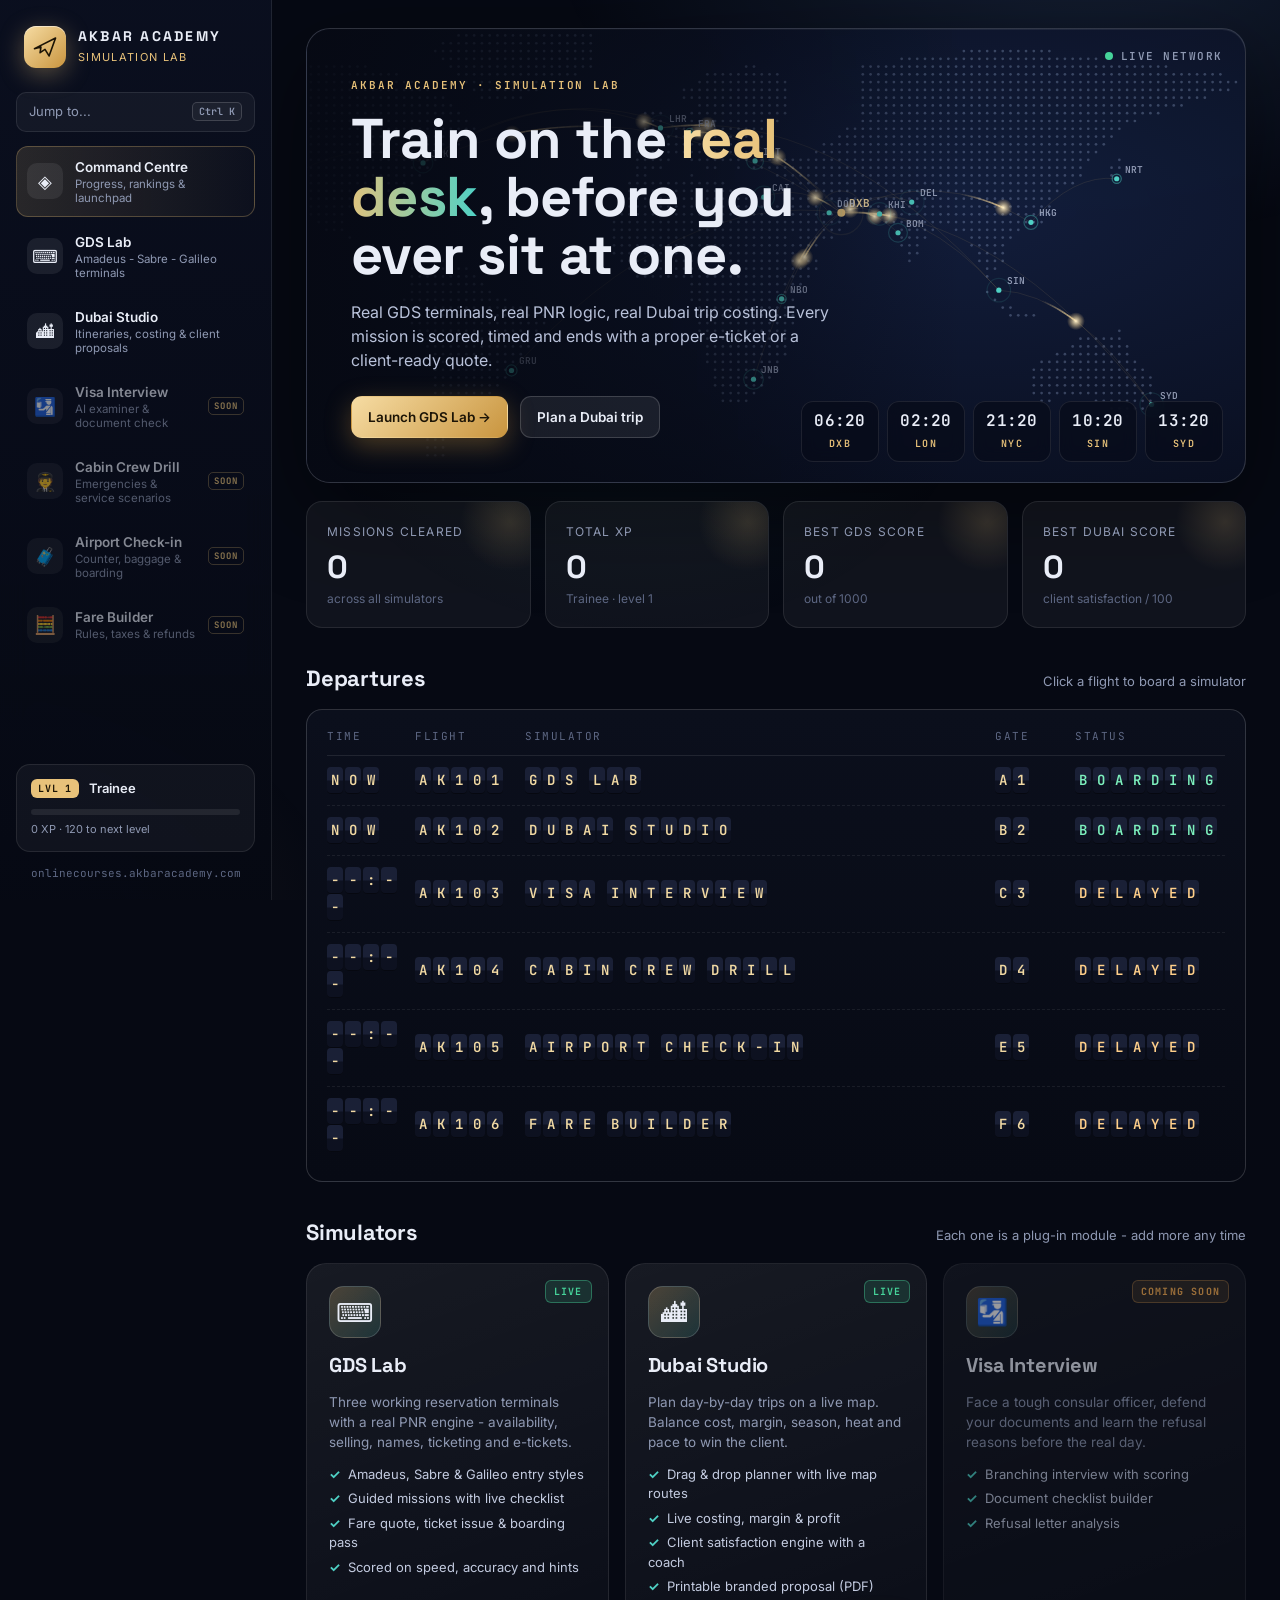
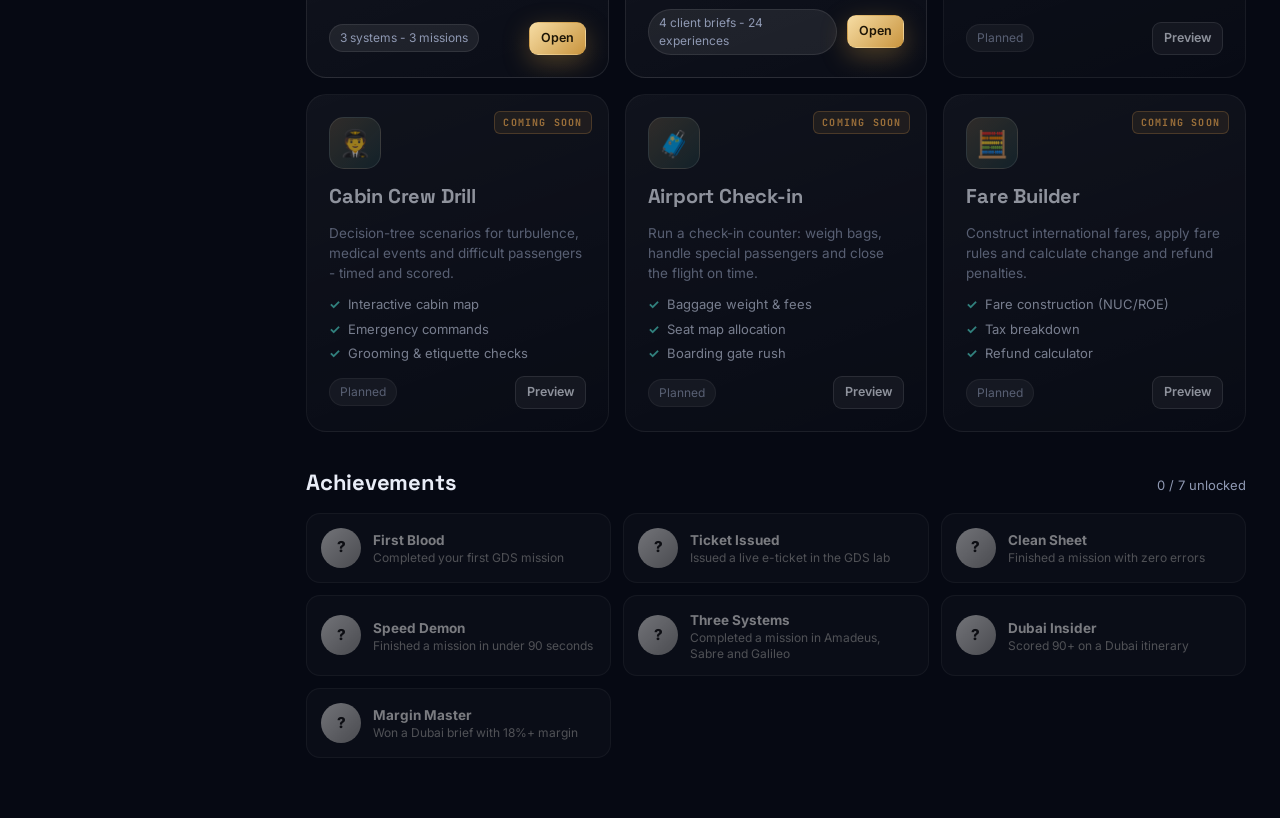
<file: simulator/index.html>
<!doctype html>
<html lang="en">
<head>
<meta charset="utf-8">
<meta name="viewport" content="width=device-width,initial-scale=1">
<title>Akbar Academy - Simulation Lab</title>
<meta name="description" content="Hands-on aviation, travel and tourism simulators: GDS terminals (Amadeus, Sabre, Galileo) and a Dubai tourism itinerary studio.">
<meta name="theme-color" content="#060913">
<link rel="preconnect" href="https://fonts.googleapis.com">
<link rel="preconnect" href="https://fonts.gstatic.com" crossorigin>
<link href="https://fonts.googleapis.com/css2?family=Inter:wght@400;500;600;700&family=Space+Grotesk:wght@500;600;700&family=JetBrains+Mono:wght@400;600&display=swap" rel="stylesheet">
<link rel="stylesheet" href="assets/css/base.css">
<link rel="stylesheet" href="assets/css/hub.css">
<link rel="stylesheet" href="assets/css/gds.css">
<link rel="stylesheet" href="assets/css/dubai.css">
</head>
<body>
<div class="bg-glow"></div>
<div class="app">
  <aside class="side" id="side">
    <a class="brand" href="#/hub">
      <span class="logo"><svg viewBox="0 0 32 32" width="26" height="26"><path d="M3 18 29 5 21 27l-5-8-6 4 1-7z" fill="none" stroke="currentColor" stroke-width="2" stroke-linejoin="round"/></svg></span>
      <span><b>AKBAR ACADEMY</b><small>Simulation Lab</small></span>
    </a>
    <button class="pal-btn" id="palBtn"><span>Jump to...</span><kbd>Ctrl K</kbd></button>
    <nav id="nav"></nav>
    <div id="xpbox" class="xpbox"></div>
    <div class="side-foot">onlinecourses.akbaracademy.com</div>
  </aside>
  <div class="scrim" id="scrim"></div>
  <header class="topbar"><button id="menuBtn" aria-label="Menu"><i></i><i></i><i></i></button><b>AKBAR ACADEMY</b><span>Simulation Lab</span></header>
  <main id="stage" class="stage"></main>
</div>
<div id="toasts"></div>

<script src="assets/js/data/geo.js"></script>
<script src="assets/js/core.js"></script>
<script src="assets/js/data/dubai.js"></script>
<script src="assets/js/modules/hub.js"></script>
<script src="assets/js/modules/gds.js"></script>
<script src="assets/js/modules/dubai.js"></script>
<script src="assets/js/modules/soon.js"></script>
<script>AA.start();</script>
</body>
</html>
</file>
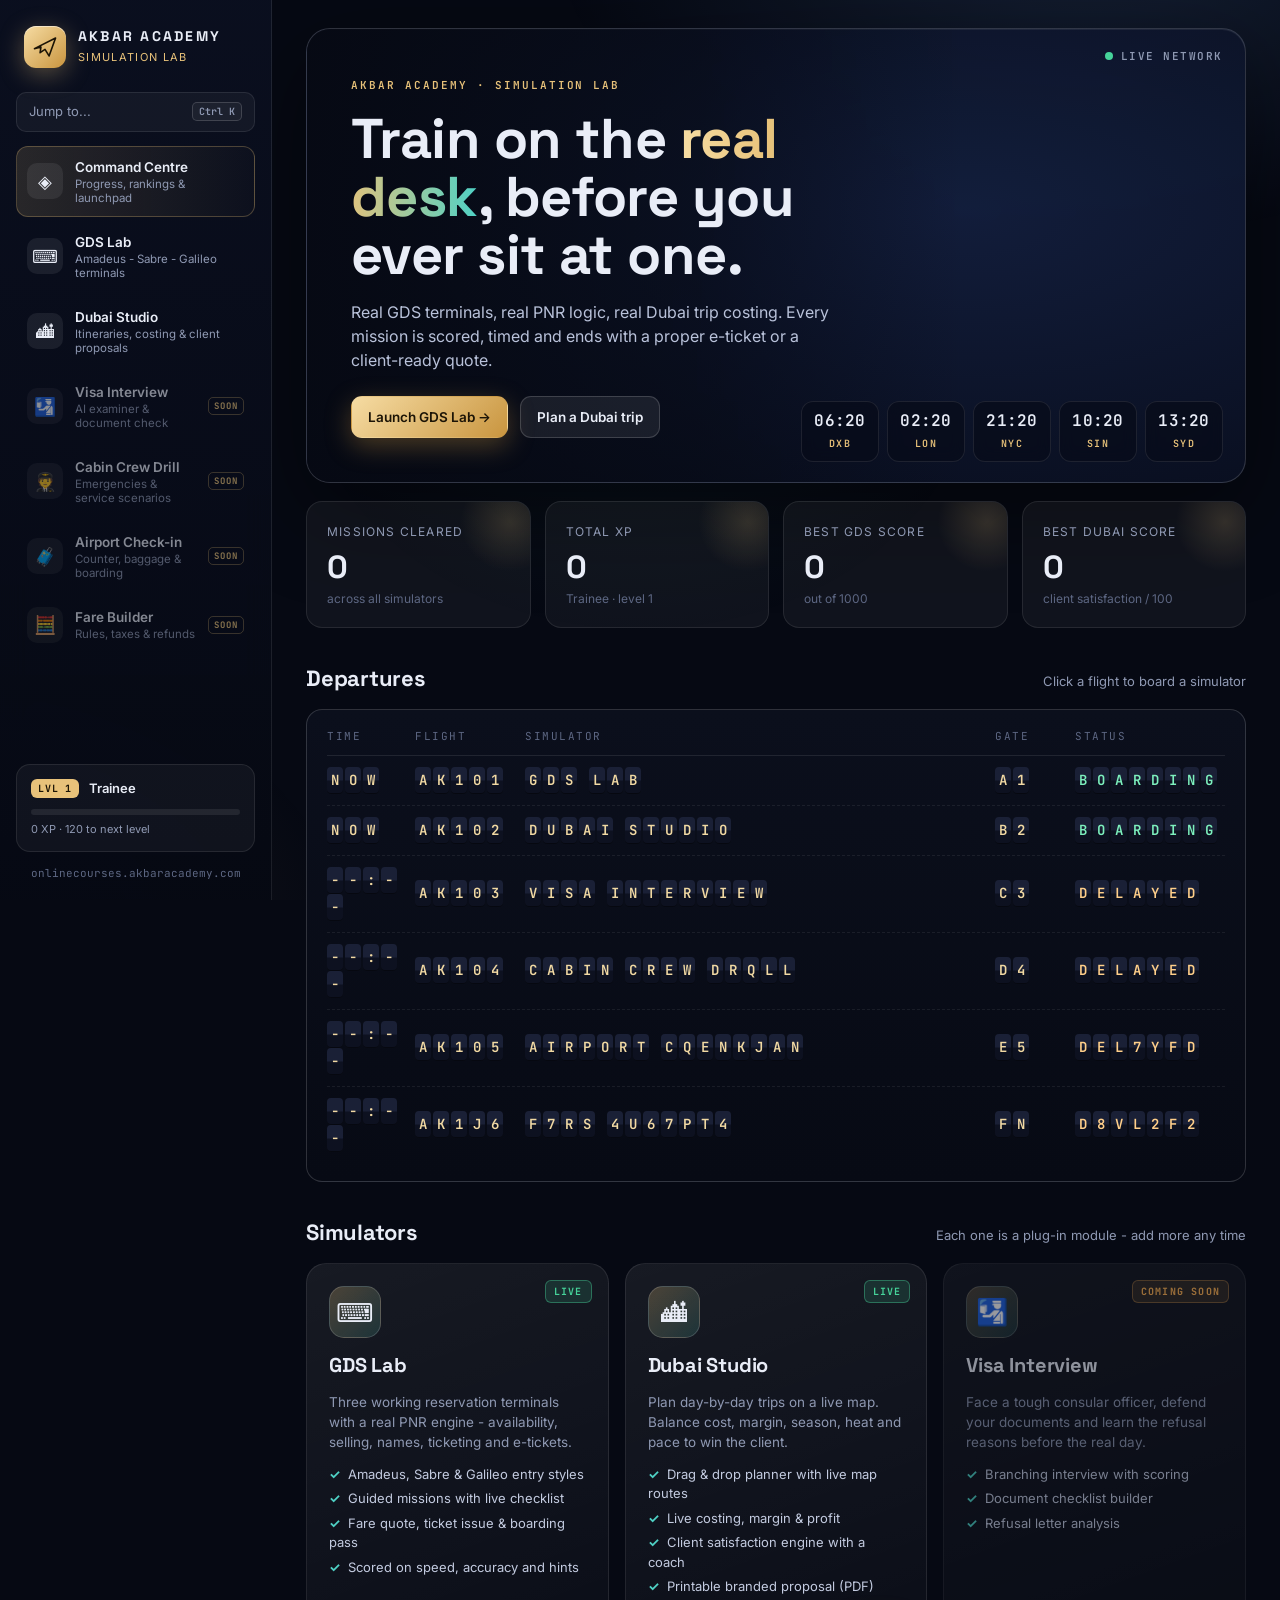
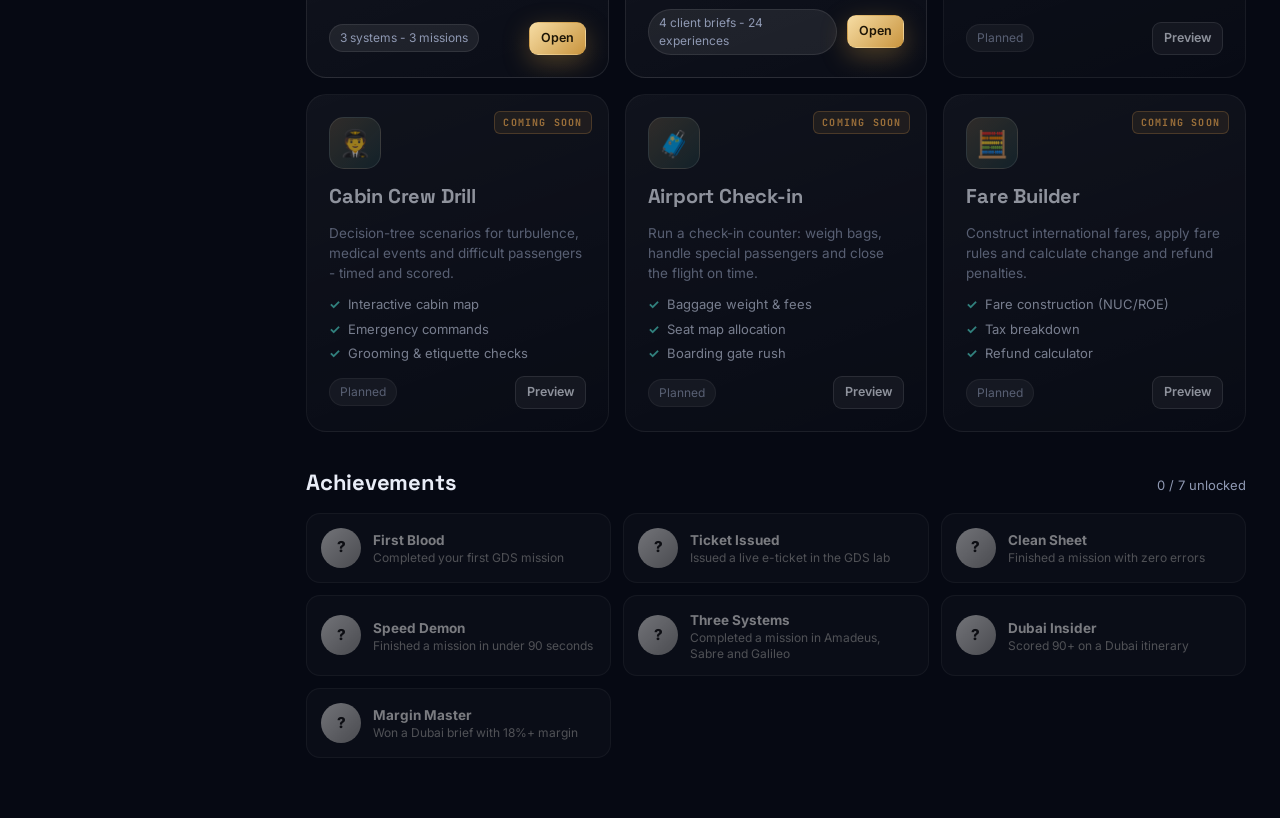
<file: akbar-simulator.html>
<!doctype html>
<html lang="en">
<head>
<meta charset="utf-8">
<meta name="viewport" content="width=device-width,initial-scale=1">
<title>Akbar Academy - Simulation Lab</title>
<meta name="description" content="Hands-on aviation, travel and tourism simulators: GDS terminals (Amadeus, Sabre, Galileo) and a Dubai tourism itinerary studio.">
<meta name="theme-color" content="#060913">
<link rel="preconnect" href="https://fonts.googleapis.com">
<link rel="preconnect" href="https://fonts.gstatic.com" crossorigin>
<link href="https://fonts.googleapis.com/css2?family=Inter:wght@400;500;600;700&family=Space+Grotesk:wght@500;600;700&family=JetBrains+Mono:wght@400;600&display=swap" rel="stylesheet">
<style>
/* ===== Design tokens ===== */
:root {
  --bg: #060913; --bg2: #0b1020; --panel: rgba(255,255,255,.045); --panel2: rgba(255,255,255,.075);
  --line: rgba(255,255,255,.09); --line2: rgba(255,255,255,.16);
  --text: #e9edf7; --mute: #8f99b3; --dim: #5d6783;
  --gold: #e8c27a; --gold2: #b98a38; --teal: #4fd1c5; --blue: #6ea8ff; --rose: #ff6b81; --ok: #46d39a; --warn: #ffb454;
  --r: 16px; --r2: 10px;
  --sans: 'Inter', system-ui, -apple-system, 'Segoe UI', Roboto, sans-serif;
  --disp: 'Space Grotesk', 'Inter', system-ui, sans-serif;
  --mono: 'JetBrains Mono', ui-monospace, SFMono-Regular, Menlo, Consolas, monospace;
  color-scheme: dark;
}
* { box-sizing: border-box; }
html, body { margin: 0; height: 100%; }
body { background: var(--bg); color: var(--text); font: 15px/1.5 var(--sans); -webkit-font-smoothing: antialiased; overflow-x: hidden; }
a { color: inherit; text-decoration: none; }
button { font: inherit; color: inherit; cursor: pointer; }
h1,h2,h3 { font-family: var(--disp); margin: 0; letter-spacing: -.01em; }
::selection { background: rgba(232,194,122,.35); }
::-webkit-scrollbar { width: 10px; height: 10px; }
::-webkit-scrollbar-thumb { background: rgba(255,255,255,.14); border-radius: 10px; border: 2px solid transparent; background-clip: content-box; }
.bg-glow { position: fixed; inset: 0; z-index: 0; pointer-events: none;
  background: radial-gradient(900px 520px at 85% -8%, rgba(110,168,255,.14), transparent 60%),
              radial-gradient(700px 480px at -5% 105%, rgba(232,194,122,.10), transparent 60%),
              radial-gradient(500px 400px at 50% 40%, rgba(79,209,197,.05), transparent 70%); }

/* ===== App shell ===== */
.app { position: relative; z-index: 1; display: grid; grid-template-columns: 272px 1fr; min-height: 100vh; }
.side { position: sticky; top: 0; height: 100vh; padding: 20px 16px; display: flex; flex-direction: column; gap: 14px;
  background: linear-gradient(180deg, rgba(11,16,32,.92), rgba(6,9,19,.96)); border-right: 1px solid var(--line); backdrop-filter: blur(14px); z-index: 30; }
.brand { display: flex; align-items: center; gap: 12px; padding: 6px 8px 10px; }
.brand b { display: block; font: 700 14px var(--disp); letter-spacing: .16em; }
.brand small { color: var(--gold); font-size: 11px; letter-spacing: .12em; text-transform: uppercase; }
.logo { width: 42px; height: 42px; border-radius: 12px; display: grid; place-items: center; color: #1a1305;
  background: linear-gradient(135deg, #f6dca3, #c9953f); box-shadow: 0 6px 24px rgba(232,194,122,.35), inset 0 1px 0 rgba(255,255,255,.5); }
.pal-btn { display: flex; justify-content: space-between; align-items: center; padding: 9px 12px; border-radius: 10px; border: 1px solid var(--line); background: var(--panel); color: var(--mute); font-size: 13px; }
.pal-btn:hover { border-color: var(--line2); color: var(--text); }
kbd { font: 600 10px var(--mono); padding: 2px 6px; border-radius: 5px; border: 1px solid var(--line2); color: var(--mute); background: rgba(255,255,255,.04); }
#nav { display: flex; flex-direction: column; gap: 4px; overflow: auto; flex: 1; }
.nav-item { display: flex; align-items: center; gap: 12px; padding: 10px; border-radius: 12px; border: 1px solid transparent; position: relative; transition: .2s; }
.nav-item:hover { background: var(--panel); }
.nav-item.on { background: linear-gradient(90deg, rgba(232,194,122,.14), rgba(232,194,122,.02)); border-color: rgba(232,194,122,.28); }
.nav-item.on::before { content: ''; position: absolute; left: -17px; top: 12px; bottom: 12px; width: 3px; border-radius: 3px; background: var(--gold); box-shadow: 0 0 14px var(--gold); }
.ni-ico { width: 36px; height: 36px; border-radius: 10px; display: grid; place-items: center; background: var(--panel2); font-size: 18px; flex: none; }
.ni-txt b { display: block; font-size: 13.5px; font-weight: 600; }
.ni-txt small { display: block; color: var(--mute); font-size: 11.5px; line-height: 1.25; }
.nav-item.soon { opacity: .55; }
.nav-item em { margin-left: auto; font: 700 9px var(--mono); letter-spacing: .1em; color: var(--gold); border: 1px solid rgba(232,194,122,.4); padding: 2px 5px; border-radius: 5px; font-style: normal; }
.xpbox { padding: 14px; border-radius: 14px; background: var(--panel); border: 1px solid var(--line); }
.xp-top { display: flex; gap: 10px; align-items: center; font-size: 13px; font-weight: 600; }
.lvl { font: 700 10px var(--mono); padding: 3px 7px; border-radius: 6px; background: var(--gold); color: #1a1305; letter-spacing: .08em; }
.xp-bar { height: 6px; border-radius: 6px; background: rgba(255,255,255,.08); margin: 10px 0 6px; overflow: hidden; }
.xp-bar i { display: block; height: 100%; border-radius: 6px; background: linear-gradient(90deg, var(--gold2), var(--gold), #fff3d4); transition: width .8s cubic-bezier(.2,.8,.2,1); box-shadow: 0 0 12px rgba(232,194,122,.6); }
.xp-sub { font-size: 11px; color: var(--mute); }
.side-foot { font: 11px var(--mono); color: var(--dim); text-align: center; }
.topbar, .scrim { display: none; }

.stage { min-width: 0; padding: 28px 34px 60px; }
.stage.enter > * { animation: rise .55s cubic-bezier(.2,.8,.2,1) both; }
@keyframes rise { from { opacity: 0; transform: translateY(14px); } to { opacity: 1; transform: none; } }

/* ===== Shared components ===== */
.card { background: var(--panel); border: 1px solid var(--line); border-radius: var(--r); backdrop-filter: blur(10px); }
.eyebrow { font: 600 11px var(--mono); letter-spacing: .18em; text-transform: uppercase; color: var(--gold); }
.chip { display: inline-flex; align-items: center; gap: 6px; padding: 4px 10px; border-radius: 99px; font-size: 12px; background: var(--panel2); border: 1px solid var(--line); color: var(--mute); }
.btn { display: inline-flex; align-items: center; gap: 8px; padding: 10px 16px; border-radius: 11px; border: 1px solid var(--line2); background: var(--panel2); font-weight: 600; font-size: 13.5px; transition: .18s; }
.btn:hover { background: rgba(255,255,255,.12); transform: translateY(-1px); }
.btn.gold { background: linear-gradient(135deg, #f6dca3, #c9953f); color: #1c1406; border-color: transparent; box-shadow: 0 8px 26px rgba(201,149,63,.35); }
.btn.gold:hover { filter: brightness(1.07); }
.btn.sm { padding: 6px 11px; font-size: 12.5px; border-radius: 9px; }
.btn[disabled] { opacity: .4; pointer-events: none; }
.muted { color: var(--mute); }
.mono { font-family: var(--mono); }

/* toasts */
#toasts { position: fixed; right: 18px; bottom: 18px; z-index: 9000; display: flex; flex-direction: column; gap: 10px; align-items: flex-end; }
.toast { min-width: 220px; max-width: 340px; padding: 12px 16px; border-radius: 12px; background: rgba(14,20,38,.96); border: 1px solid var(--line2); box-shadow: 0 14px 40px rgba(0,0,0,.5); transform: translateX(30px); opacity: 0; transition: .4s cubic-bezier(.2,.8,.2,1); }
.toast.in { transform: none; opacity: 1; }
.toast b { display: block; font-size: 13.5px; } .toast span { display: block; font-size: 12.5px; color: var(--mute); }
.toast.xp b { color: var(--gold); } .toast.gold { border-color: rgba(232,194,122,.5); background: linear-gradient(135deg, rgba(60,45,18,.97), rgba(14,20,38,.97)); } .toast.gold b { color: var(--gold); }

/* palette */
#palette { position: fixed; inset: 0; z-index: 9500; background: rgba(3,5,12,.6); backdrop-filter: blur(6px); display: grid; place-items: start center; padding-top: 14vh; }
.pal { width: min(560px, 92vw); background: #0d1326; border: 1px solid var(--line2); border-radius: 16px; overflow: hidden; box-shadow: 0 30px 80px rgba(0,0,0,.6); animation: rise .25s both; }
.pal input { width: 100%; padding: 18px 20px; background: transparent; border: 0; border-bottom: 1px solid var(--line); color: var(--text); font: 16px var(--sans); outline: none; }
.pal ul { list-style: none; margin: 0; padding: 8px; max-height: 50vh; overflow: auto; }
.pal li { display: flex; align-items: center; gap: 12px; padding: 10px 12px; border-radius: 10px; cursor: pointer; }
.pal li.on, .pal li:hover { background: rgba(232,194,122,.12); }
.pal li small { color: var(--mute); margin-left: auto; font-size: 12px; } .pal li.empty { color: var(--mute); justify-content: center; }

/* modal */
.modal { position: fixed; inset: 0; z-index: 8000; background: rgba(3,5,12,.72); backdrop-filter: blur(8px); display: grid; place-items: center; padding: 18px; overflow: auto; animation: fade .3s both; }
@keyframes fade { from { opacity: 0; } to { opacity: 1; } }
.modal-box { width: min(920px, 100%); max-height: 94vh; overflow: auto; background: linear-gradient(180deg, #11172c, #0a0f1f); border: 1px solid var(--line2); border-radius: 22px; padding: 28px; box-shadow: 0 40px 100px rgba(0,0,0,.65); animation: pop .5s cubic-bezier(.2,.9,.25,1.1) both; position: relative; }
@keyframes pop { from { opacity: 0; transform: translateY(24px) scale(.96); } to { opacity: 1; transform: none; } }
.modal-x { position: absolute; top: 14px; right: 14px; width: 34px; height: 34px; border-radius: 10px; border: 1px solid var(--line2); background: var(--panel); font-size: 18px; line-height: 1; }

/* ===== Responsive shell ===== */
@media (max-width: 920px) {
  .app { grid-template-columns: 1fr; }
  .side { position: fixed; left: 0; top: 0; width: 290px; transform: translateX(-100%); transition: .3s cubic-bezier(.2,.8,.2,1); }
  .menu-open .side { transform: none; }
  .scrim { display: block; position: fixed; inset: 0; z-index: 25; background: rgba(0,0,0,.55); opacity: 0; pointer-events: none; transition: .3s; }
  .menu-open .scrim { opacity: 1; pointer-events: auto; }
  .topbar { display: flex; align-items: center; gap: 10px; position: sticky; top: 0; z-index: 20; padding: 12px 16px; background: rgba(6,9,19,.88); backdrop-filter: blur(12px); border-bottom: 1px solid var(--line); }
  .topbar b { font: 700 13px var(--disp); letter-spacing: .14em; } .topbar span { color: var(--gold); font-size: 12px; }
  #menuBtn { width: 38px; height: 38px; border-radius: 10px; border: 1px solid var(--line2); background: var(--panel); display: grid; gap: 4px; place-content: center; }
  #menuBtn i { display: block; width: 16px; height: 2px; background: var(--text); border-radius: 2px; }
  .stage { padding: 18px 16px 50px; }
}
@media (prefers-reduced-motion: reduce) { *, *::before, *::after { animation-duration: .01ms !important; transition-duration: .01ms !important; } }

</style>
<style>
/* ===== Hub ===== */
.hero { position: relative; overflow: hidden; min-height: 430px; border-radius: 24px; padding: 44px; display: flex; flex-direction: column; justify-content: center;
  background: radial-gradient(900px 400px at 70% 40%, rgba(20,32,64,.9), rgba(7,11,24,.95)); border: 1px solid var(--line2); box-shadow: 0 30px 90px rgba(0,0,0,.45), inset 0 1px 0 rgba(255,255,255,.07); }
.hero canvas { position: absolute; inset: 0; width: 100%; height: 100%; }
.hero::after { content: ''; position: absolute; inset: 0; background: linear-gradient(90deg, rgba(6,9,19,.92) 0%, rgba(6,9,19,.55) 42%, transparent 70%); pointer-events: none; }
.hero-txt { position: relative; z-index: 2; max-width: 560px; }
.hero h1 { font-size: clamp(32px, 4.4vw, 56px); line-height: 1.04; margin: 14px 0 16px; }
.hero h1 em { font-style: normal; background: linear-gradient(90deg, #f6dca3, #e8c27a 40%, #4fd1c5); -webkit-background-clip: text; background-clip: text; color: transparent; }
.hero p { color: #b9c2da; font-size: 16px; max-width: 480px; margin: 0 0 24px; }
.hero-cta { display: flex; gap: 12px; flex-wrap: wrap; }
.clocks { position: absolute; z-index: 2; right: 22px; bottom: 20px; display: flex; gap: 8px; flex-wrap: wrap; justify-content: flex-end; max-width: 60%; }
.clock { padding: 8px 12px; border-radius: 12px; background: rgba(8,12,26,.72); border: 1px solid var(--line); backdrop-filter: blur(8px); text-align: center; min-width: 78px; }
.clock b { display: block; font: 600 16px var(--mono); letter-spacing: .02em; } .clock small { font: 600 10px var(--mono); color: var(--gold); letter-spacing: .14em; }
.live { position: absolute; z-index: 2; top: 20px; right: 22px; display: flex; align-items: center; gap: 8px; font: 600 11px var(--mono); letter-spacing: .14em; color: var(--mute); }
.live i { width: 8px; height: 8px; border-radius: 50%; background: var(--ok); box-shadow: 0 0 0 0 rgba(70,211,154,.7); animation: ping 1.8s infinite; }
@keyframes ping { 70% { box-shadow: 0 0 0 10px rgba(70,211,154,0); } 100% { box-shadow: 0 0 0 0 rgba(70,211,154,0); } }

.kpis { display: grid; grid-template-columns: repeat(4, 1fr); gap: 14px; margin: 18px 0; }
.kpi { padding: 18px 20px; border-radius: var(--r); background: var(--panel); border: 1px solid var(--line); position: relative; overflow: hidden; }
.kpi::after { content: ''; position: absolute; right: -30px; top: -30px; width: 100px; height: 100px; border-radius: 50%; background: radial-gradient(circle, rgba(232,194,122,.16), transparent 70%); }
.kpi small { color: var(--mute); font-size: 12px; text-transform: uppercase; letter-spacing: .1em; }
.kpi b { display: block; font: 700 32px var(--disp); margin-top: 4px; }
.kpi span { font-size: 12px; color: var(--dim); }

.sec-h { display: flex; align-items: baseline; justify-content: space-between; margin: 34px 0 14px; }
.sec-h h2 { font-size: 22px; } .sec-h span { color: var(--mute); font-size: 13px; }

.board { padding: 18px 20px; background: linear-gradient(180deg, #0b0f1c, #070a14); border: 1px solid var(--line2); border-radius: var(--r); font-family: var(--mono); overflow-x: auto; }
.board-h, .board-r { display: grid; grid-template-columns: 78px 100px minmax(240px, 1fr) 70px 150px; gap: 10px; align-items: center; min-width: 640px; }
.board-h { color: var(--dim); font-size: 11px; letter-spacing: .14em; padding: 0 0 10px; border-bottom: 1px solid var(--line); }
.board-r { padding: 11px 0; border-bottom: 1px dashed rgba(255,255,255,.07); cursor: pointer; transition: background .2s; }
.board-r:hover { background: rgba(232,194,122,.06); }
.board-r:last-child { border: 0; }
.flap { display: inline-block; min-width: .72em; margin-right: 2px; padding: 3px 4px; border-radius: 4px; text-align: center; font-weight: 600; font-size: 14px; background: linear-gradient(180deg, #1a2036 49%, #0d1120 51%); color: #f1d9a3; box-shadow: inset 0 -1px 0 rgba(0,0,0,.5); }
.flap.sp { background: none; box-shadow: none; padding: 3px 0; min-width: .4em; }
.st-live { color: var(--ok); } .st-soon { color: var(--warn); }
.st-live .flap { color: #7df0bd; } .st-soon .flap { color: #ffcf8a; }

.mods { display: grid; grid-template-columns: repeat(auto-fill, minmax(290px, 1fr)); gap: 16px; perspective: 1000px; }
.mcard { position: relative; padding: 22px; border-radius: 20px; background: linear-gradient(160deg, rgba(255,255,255,.07), rgba(255,255,255,.02)); border: 1px solid var(--line); overflow: hidden; display: flex; flex-direction: column; gap: 12px; min-height: 250px;
  transform: rotateX(var(--rx, 0deg)) rotateY(var(--ry, 0deg)); transition: transform .15s ease-out, border-color .3s; transform-style: preserve-3d; }
.mcard:hover { border-color: rgba(232,194,122,.45); }
.mcard::before { content: ''; position: absolute; inset: 0; background: radial-gradient(260px circle at var(--mx, 50%) var(--my, 0%), rgba(232,194,122,.16), transparent 60%); opacity: 0; transition: opacity .3s; pointer-events: none; }
.mcard:hover::before { opacity: 1; }
.mcard .ico { width: 52px; height: 52px; border-radius: 15px; display: grid; place-items: center; font-size: 26px; background: linear-gradient(135deg, rgba(232,194,122,.25), rgba(79,209,197,.15)); border: 1px solid var(--line2); }
.mcard h3 { font-size: 20px; } .mcard p { margin: 0; color: var(--mute); font-size: 13.5px; }
.mcard ul { margin: 0; padding: 0; list-style: none; display: grid; gap: 5px; font-size: 13px; color: #c3cbe0; }
.mcard li::before { content: '\2713'; color: var(--teal); margin-right: 8px; font-weight: 700; }
.mcard .foot { margin-top: auto; display: flex; align-items: center; justify-content: space-between; gap: 10px; }
.mcard.soon { opacity: .6; } .mcard.soon:hover { opacity: .85; }
.ribbon { position: absolute; top: 16px; right: 16px; font: 700 10px var(--mono); letter-spacing: .12em; padding: 4px 8px; border-radius: 6px; }
.ribbon.live { background: rgba(70,211,154,.14); color: var(--ok); border: 1px solid rgba(70,211,154,.4); position: absolute; display: block; }
.ribbon.soonr { background: rgba(255,180,84,.12); color: var(--warn); border: 1px solid rgba(255,180,84,.35); }

.ach-grid { display: grid; grid-template-columns: repeat(auto-fill, minmax(230px, 1fr)); gap: 12px; }
.ach { display: flex; gap: 12px; align-items: center; padding: 14px; border-radius: 14px; border: 1px solid var(--line); background: var(--panel); filter: grayscale(1); opacity: .5; }
.ach.on { filter: none; opacity: 1; border-color: rgba(232,194,122,.4); background: linear-gradient(135deg, rgba(232,194,122,.12), transparent); }
.ach .m { width: 40px; height: 40px; border-radius: 50%; display: grid; place-items: center; background: linear-gradient(135deg, #f6dca3, #b98a38); color: #1c1406; font-weight: 800; flex: none; }
.ach b { display: block; font-size: 13.5px; } .ach small { color: var(--mute); font-size: 12px; line-height: 1.3; display: block; }

@media (max-width: 920px) {
  .hero { padding: 26px 20px 120px; min-height: 480px; } .hero::after { background: linear-gradient(180deg, rgba(6,9,19,.9), rgba(6,9,19,.4) 60%, transparent); }
  .kpis { grid-template-columns: repeat(2, 1fr); } .clocks { max-width: 100%; left: 14px; right: 14px; bottom: 14px; justify-content: flex-start; } .clock { min-width: 64px; padding: 6px 8px; } .clock b { font-size: 13px; } .live { display: none; }
}

.soon-page { max-width: 640px; margin: 8vh auto 0; padding: 48px 36px; text-align: center; }
.soon-ico { width: 84px; height: 84px; margin: 18px auto; border-radius: 24px; display: grid; place-items: center; font-size: 42px; background: linear-gradient(135deg, rgba(232,194,122,.25), rgba(79,209,197,.15)); border: 1px solid var(--line2); }
.soon-page h2 { font-size: 32px; } .soon-page p { color: var(--mute); }
.soon-page ul { list-style: none; padding: 0; margin: 18px 0 26px; display: grid; gap: 8px; color: #c3cbe0; } .soon-page li::before { content: '\2713'; color: var(--teal); margin-right: 8px; }

</style>
<style>
/* ===== GDS Lab ===== */
.gds-head { display: flex; justify-content: space-between; align-items: flex-end; gap: 16px; flex-wrap: wrap; margin-bottom: 18px; }
.gds-head h2 { font-size: 30px; margin-top: 4px; }
.seg-tabs { display: inline-flex; padding: 4px; border-radius: 13px; background: var(--panel); border: 1px solid var(--line); }
.seg-tabs button { border: 0; background: none; padding: 8px 18px; border-radius: 10px; font-weight: 600; font-size: 13.5px; color: var(--mute); transition: .2s; }
.seg-tabs button.on { background: linear-gradient(135deg, #f6dca3, #c9953f); color: #1c1406; box-shadow: 0 4px 16px rgba(201,149,63,.35); }
.gds-grid { display: grid; grid-template-columns: minmax(0, 1fr) 360px; gap: 18px; align-items: start; }
.fine { color: var(--dim); font-size: 12px; margin-top: 18px; }

.termwrap { --fg: #cfe3ff; --dimfg: #6f87b4; --bgc: #07142e; --hi: #fff; --acc: #5cc8ff; --err: #ff6b6b; --okc: #6dffa8;
  border-radius: 18px; overflow: hidden; border: 1px solid var(--line2); background: var(--bgc); box-shadow: 0 30px 80px rgba(0,0,0,.55), 0 0 0 1px rgba(255,255,255,.03); position: relative; display: flex; flex-direction: column; height: 640px; transition: background .5s; }
.th-sabre { --fg: #7dff9a; --dimfg: #3c9c56; --bgc: #020a05; --hi: #d6ffe0; --acc: #ffd24a; --err: #ff5a5a; --okc: #9dffb6; }
.th-galileo { --fg: #ffc86b; --dimfg: #a07a32; --bgc: #120b02; --hi: #fff1d1; --acc: #5fd7ff; --err: #ff6a5a; --okc: #b8ff8a; }
.tbar { display: flex; align-items: center; gap: 7px; padding: 10px 14px; background: rgba(255,255,255,.05); border-bottom: 1px solid rgba(255,255,255,.07); font: 600 11px var(--mono); letter-spacing: .08em; color: var(--dimfg); }
.tbar i { width: 11px; height: 11px; border-radius: 50%; background: #ff5f57; } .tbar i:nth-child(2) { background: #febc2e; } .tbar i:nth-child(3) { background: #28c840; }
.tbar b { margin-left: 8px; font-weight: 600; overflow: hidden; text-overflow: ellipsis; white-space: nowrap; flex: 1; } .tbar span { color: var(--acc); }
.screen { flex: 1; overflow: auto; padding: 16px 18px; font: 13.5px/1.55 var(--mono); color: var(--fg); text-shadow: 0 0 8px color-mix(in srgb, var(--fg) 45%, transparent); position: relative;
  background-image: repeating-linear-gradient(0deg, rgba(0,0,0,.18) 0 1px, transparent 1px 3px); }
.screen::-webkit-scrollbar-thumb { background: color-mix(in srgb, var(--fg) 25%, transparent); }
.ln { white-space: pre-wrap; word-break: break-word; min-height: 1.55em; animation: lnin .18s both; }
@keyframes lnin { from { opacity: 0; transform: translateX(-4px); } to { opacity: 1; transform: none; } }
.ln.echo { color: var(--hi); margin-top: 6px; } .ln.dim { color: var(--dimfg); text-shadow: none; } .ln.hi { color: var(--acc); font-weight: 600; }
.ln.err { color: var(--err); font-weight: 600; } .ln.ok { color: var(--okc); } .ln.seg { color: var(--hi); } .ln.avail { color: var(--fg); white-space: pre; overflow-x: auto; }
.cl { cursor: pointer; border-radius: 3px; padding: 0 1px; transition: background .15s, color .15s; } .cl:hover { background: var(--acc); color: #000; text-shadow: none; } .cl.x { color: var(--dimfg); cursor: not-allowed; text-decoration: line-through; opacity: .7; } .cl.x:hover { background: none; color: var(--dimfg); }
.hintbar { display: none; align-items: center; gap: 12px; flex-wrap: wrap; padding: 9px 16px; background: rgba(232,194,122,.1); border-top: 1px solid rgba(232,194,122,.3); font-size: 12.5px; color: #f4dba5; }
.hintbar.show { display: flex; animation: rise .3s both; } .hintbar code { font: 600 13px var(--mono); background: rgba(0,0,0,.4); padding: 3px 9px; border-radius: 6px; color: #fff; margin-left: auto; }
.cmdline { display: flex; align-items: center; gap: 10px; padding: 8px 14px; border-top: 1px solid rgba(255,255,255,.1); background: rgba(0,0,0,.28); }
.cmdline .pr { font: 700 17px var(--mono); color: var(--acc); }
.cmdline input { flex: 1; background: transparent; border: 0; outline: none; color: var(--hi); font: 600 15px var(--mono); text-transform: uppercase; caret-color: var(--acc); padding: 8px 0; min-width: 0; }
.cmdline input::placeholder { color: var(--dimfg); text-transform: none; font-weight: 400; opacity: .7; }
.send { width: 34px; height: 34px; border-radius: 9px; border: 1px solid rgba(255,255,255,.15); background: rgba(255,255,255,.06); color: var(--acc); }
.tstat { display: flex; gap: 16px; padding: 7px 16px; font: 600 10.5px var(--mono); letter-spacing: .1em; color: var(--dimfg); background: rgba(0,0,0,.35); } .tstat .grow { flex: 1; }

.gside { display: grid; gap: 14px; }
.gside .card { padding: 18px; } .gside h4 { margin: 0 0 12px; font: 700 12px var(--mono); letter-spacing: .14em; text-transform: uppercase; color: var(--gold); } .gside h4 small { color: var(--mute); font-weight: 500; letter-spacing: 0; margin-left: 6px; text-transform: none; }
.mtabs { display: flex; gap: 8px; margin-bottom: 12px; }
.mtabs button { width: 38px; height: 38px; border-radius: 11px; border: 1px solid var(--line2); background: var(--panel); font: 700 14px var(--mono); position: relative; }
.mtabs button.on { background: var(--gold); color: #1c1406; border-color: transparent; } .mtabs button.done::after { content: '\2713'; position: absolute; top: -6px; right: -6px; width: 16px; height: 16px; border-radius: 50%; background: var(--ok); color: #05150d; font-size: 10px; display: grid; place-items: center; }
.lvl-tag { font: 700 10px var(--mono); letter-spacing: .14em; color: var(--teal); }
#brief h3 { font-size: 20px; margin: 4px 0 6px; } #brief p { margin: 0 0 10px; color: var(--mute); font-size: 13.5px; } .bf { display: flex; flex-wrap: wrap; gap: 6px; } .bf .chip { color: var(--text); }
#checks { list-style: none; margin: 0 0 14px; padding: 0; display: grid; gap: 7px; font-size: 13px; }
#checks li { display: flex; gap: 10px; align-items: flex-start; color: var(--mute); transition: color .3s; } #checks li i { flex: none; width: 18px; height: 18px; border-radius: 50%; border: 1.5px solid var(--line2); margin-top: 1px; display: grid; place-items: center; transition: .3s; }
#checks li.ok { color: var(--text); } #checks li.ok i { background: var(--ok); border-color: var(--ok); } #checks li.ok i::after { content: '\2713'; font-size: 11px; color: #05150d; font-weight: 800; }
.row { display: flex; gap: 8px; flex-wrap: wrap; }
.cheat #sheet { display: grid; gap: 2px; max-height: 300px; overflow: auto; margin: 0 -6px; padding: 0 6px; }
.srow { display: grid; grid-template-columns: 1fr; padding: 7px 9px; border-radius: 8px; cursor: pointer; transition: background .15s; } .srow:hover { background: rgba(232,194,122,.1); }
.srow code { font: 600 12.5px var(--mono); color: var(--gold); } .srow span { font-size: 12px; color: var(--mute); }

/* completion + boarding pass */
.done-box { text-align: center; max-width: 640px; } .done-box h2 { font-size: 30px; margin: 6px 0; }
.stars { font-size: 52px; letter-spacing: 8px; color: #2a3350; margin: 4px 0 10px; } .stars .on { color: var(--gold); text-shadow: 0 0 24px rgba(232,194,122,.7); animation: starpop .6s both cubic-bezier(.2,1.6,.4,1); } .stars span { display: inline-block; }
@keyframes starpop { from { transform: scale(0) rotate(-90deg); opacity: 0; } to { transform: none; opacity: 1; } }
.res { display: grid; grid-template-columns: repeat(5, 1fr); gap: 8px; margin: 14px 0; } .res div { padding: 12px 6px; border-radius: 12px; background: var(--panel); border: 1px solid var(--line); } .res small { display: block; color: var(--mute); font: 600 10px var(--mono); letter-spacing: .12em; } .res b { font: 700 22px var(--disp); }
.done-box .row { justify-content: center; margin-top: 16px; }
.bpass { display: grid; grid-template-columns: 1fr 190px; margin: 18px 0; border-radius: 18px; overflow: hidden; background: linear-gradient(135deg, #f7f3ea, #e6dcc6); color: #15181f; box-shadow: 0 24px 60px rgba(0,0,0,.5); animation: pop .7s both cubic-bezier(.2,.9,.25,1.1); position: relative; }
.bpass::before, .bpass::after { content: ''; position: absolute; right: 178px; width: 24px; height: 24px; border-radius: 50%; background: #0c1122; } .bpass::before { top: -12px; } .bpass::after { bottom: -12px; }
.bp-main { padding: 22px 26px; border-right: 2px dashed rgba(0,0,0,.25); } .bp-stub { padding: 22px 18px; display: flex; flex-direction: column; gap: 3px; background: rgba(0,0,0,.04); }
.bp-top { display: flex; justify-content: space-between; align-items: center; font: 700 13px var(--disp); letter-spacing: .12em; } .bp-top span { background: #15181f; color: #f5d68f; padding: 3px 10px; border-radius: 99px; font-size: 10.5px; letter-spacing: .14em; }
.bp-route { display: flex; align-items: center; justify-content: space-between; margin: 14px 0; } .bp-route b { display: block; font: 700 44px/1 var(--disp); letter-spacing: -.02em; } .bp-route em { font-style: normal; font-size: 12px; color: #5a6070; } .bp-route > div:last-child { text-align: right; }
.bp-plane { font-size: 30px; flex: 1; text-align: center; color: #b98a38; position: relative; } .bp-plane::before { content: ''; position: absolute; left: 8%; right: 8%; top: 50%; border-top: 2px dotted rgba(0,0,0,.3); z-index: 0; } .bp-plane { z-index: 1; }
.bp-grid { display: grid; grid-template-columns: repeat(3, 1fr); gap: 10px 14px; } .bpass small { display: block; font: 600 9.5px var(--mono); letter-spacing: .14em; color: #6a7080; } .bp-grid b { font: 700 14.5px var(--disp); } .bp-stub b { font-size: 16px; } .bp-stub .t { font-size: 11.5px; }
.bc { margin-top: auto; height: 46px; } .bc svg { width: 100%; height: 100%; } .bc rect { fill: #15181f; }

@media (max-width: 1180px) { .gds-grid { grid-template-columns: 1fr; } .termwrap { height: 560px; } }
@media (max-width: 600px) { .res { grid-template-columns: repeat(3, 1fr); } .bpass { grid-template-columns: 1fr; } .bpass::before, .bpass::after { display: none; } .bp-main { border-right: 0; border-bottom: 2px dashed rgba(0,0,0,.25); } .screen { font-size: 12px; padding: 12px; } .bp-route b { font-size: 34px; } }

</style>
<style>
/* ===== Dubai Studio ===== */
.dub-grid { display: grid; grid-template-columns: minmax(0, 1fr) 400px; gap: 20px; align-items: start; }
.dside { position: sticky; top: 16px; display: grid; gap: 14px; max-height: calc(100vh - 32px); overflow: auto; padding-right: 4px; }
.sec-h.sm { margin: 26px 0 12px; } .sec-h.sm h3 { font-size: 18px; } .sec-h.sm span { font-size: 12.5px; }
.chip.gold { color: #1c1406; background: var(--gold); border-color: transparent; font-weight: 700; }

.dbrief { display: flex; gap: 20px; padding: 22px; background: linear-gradient(135deg, rgba(232,194,122,.1), rgba(110,168,255,.05)); border-color: rgba(232,194,122,.25); }
.dbrief .av { width: 76px; height: 76px; border-radius: 22px; display: grid; place-items: center; font-size: 38px; background: var(--panel2); border: 1px solid var(--line2); flex: none; }
.dbrief h3 { font-size: 24px; margin: 2px 0 6px; } .dbrief p { margin: 0 0 12px; color: #c3cbe0; font-style: italic; }
.wants { display: flex; flex-wrap: wrap; gap: 6px; margin-top: 10px; } .want { font-size: 12px; padding: 3px 10px; border-radius: 99px; background: rgba(79,209,197,.1); border: 1px solid rgba(79,209,197,.3); color: var(--teal); text-transform: capitalize; } .want i { font-style: normal; color: var(--gold); letter-spacing: 1px; margin-left: 4px; }

.hotels { display: grid; grid-template-columns: repeat(auto-fill, minmax(190px, 1fr)); gap: 10px; }
.hcard, .tcard { text-align: left; padding: 14px; border-radius: 14px; border: 1px solid var(--line); background: var(--panel); display: flex; flex-direction: column; gap: 3px; transition: .2s; }
.hcard:hover, .tcard:hover { border-color: var(--line2); transform: translateY(-2px); }
.hcard.on, .tcard.on { border-color: var(--gold); background: linear-gradient(160deg, rgba(232,194,122,.16), rgba(232,194,122,.03)); box-shadow: 0 8px 30px rgba(232,194,122,.12); }
.hcard .stars { color: var(--gold); font-size: 11px; letter-spacing: 2px; } .hcard b, .tcard b { font-size: 14px; } .hcard small, .tcard small { color: var(--mute); font-size: 12px; line-height: 1.35; flex: 1; }
.hcard .rate { font-weight: 700; margin-top: 6px; } .hcard .rate em { font-style: normal; font-weight: 400; color: var(--mute); font-size: 11px; margin-left: 4px; } .hcard .tot { font-size: 11.5px; color: var(--teal); }
.trs { display: grid; grid-template-columns: repeat(3, 1fr); gap: 10px; margin-top: 10px; } .tcard span { font: 700 13px var(--mono); color: var(--gold); margin-top: 4px; }

.planner { display: grid; grid-template-columns: repeat(auto-fill, minmax(230px, 1fr)); gap: 12px; }
.day { padding: 12px; border-radius: 16px; background: var(--panel); border: 1px solid var(--line); border-top: 3px solid var(--dc); display: grid; gap: 8px; align-content: start; }
.dh { display: flex; justify-content: space-between; align-items: baseline; } .dh b { font: 700 16px var(--disp); } .dh span { font-size: 11px; color: var(--dc); letter-spacing: .1em; text-transform: uppercase; font-weight: 700; }
.slot { position: relative; border-radius: 11px; padding: 8px 10px; min-height: 62px; border: 1px dashed var(--line2); transition: .18s; }
.slot small { display: block; font: 700 9.5px var(--mono); letter-spacing: .14em; color: var(--dim); text-transform: uppercase; margin-bottom: 3px; }
.slot.empty div { color: var(--dim); font-size: 12.5px; } .slot.lock { border-style: solid; border-color: transparent; background: rgba(255,255,255,.03); } .slot.lock div { color: var(--mute); font-size: 12.5px; }
.slot.full { border: 1px solid color-mix(in srgb, var(--c) 55%, transparent); background: color-mix(in srgb, var(--c) 12%, transparent); animation: pop .35s both; } .slot.cont { border-style: solid; border-color: var(--line); background: rgba(140,240,140,.06); } .slot.cont div { font-size: 12px; color: var(--mute); }
.sf { display: flex; gap: 8px; align-items: center; } .sf span { font-size: 20px; } .sf b { font-size: 12.5px; line-height: 1.25; padding-right: 18px; }
.slot .x { position: absolute; top: 5px; right: 5px; width: 20px; height: 20px; border-radius: 6px; border: 0; background: rgba(255,255,255,.1); color: var(--mute); font-size: 14px; line-height: 1; opacity: 0; transition: .15s; } .slot:hover .x { opacity: 1; } .slot .x:hover { background: var(--rose); color: #fff; }
.slot.can { border-color: var(--ok); background: rgba(70,211,154,.08); } .slot.cant { opacity: .35; } .slot.over { background: rgba(232,194,122,.2); border-color: var(--gold); transform: scale(1.02); }
.slot.flash { animation: flash 1s; } @keyframes flash { 0%,60% { box-shadow: 0 0 0 3px var(--gold); background: rgba(232,194,122,.25); } 100% { box-shadow: 0 0 0 0 transparent; } }
.slot.shake { animation: shake .4s; border-color: var(--rose); } @keyframes shake { 20%,60% { transform: translateX(-5px); } 40%,80% { transform: translateX(5px); } }

.libbar { display: flex; gap: 12px; flex-wrap: wrap; align-items: center; margin-bottom: 12px; }
.fchips { display: flex; gap: 6px; flex-wrap: wrap; flex: 1; } .fchips button { padding: 6px 12px; border-radius: 99px; border: 1px solid var(--line); background: var(--panel); font-size: 12.5px; color: var(--mute); } .fchips button.on { background: var(--gold); color: #1c1406; border-color: transparent; font-weight: 700; }
#fq { padding: 8px 14px; border-radius: 99px; border: 1px solid var(--line2); background: var(--panel); color: var(--text); outline: none; min-width: 180px; } #fq:focus { border-color: var(--gold); }
.lib { display: grid; grid-template-columns: repeat(auto-fill, minmax(320px, 1fr)); gap: 10px; }
.acard { position: relative; display: grid; grid-template-columns: 52px 1fr auto; gap: 12px; padding: 12px; border-radius: 14px; border: 1px solid var(--line); background: var(--panel); cursor: grab; transition: .18s; overflow: hidden; }
.acard:hover { border-color: var(--c); transform: translateY(-2px); box-shadow: 0 10px 28px rgba(0,0,0,.35); } .acard:active { cursor: grabbing; }
.ae { width: 52px; height: 52px; border-radius: 14px; display: grid; place-items: center; font-size: 26px; background: color-mix(in srgb, var(--c) 18%, transparent); border: 1px solid color-mix(in srgb, var(--c) 40%, transparent); }
.ab b { font-size: 14px; display: block; line-height: 1.25; } .ab small { color: var(--mute); font-size: 12px; display: block; line-height: 1.35; margin: 2px 0 6px; }
.at { display: flex; gap: 5px; flex-wrap: wrap; } .pill { font-size: 10.5px; padding: 2px 8px; border-radius: 99px; background: rgba(255,255,255,.07); color: var(--mute); } .pill[style] { background: color-mix(in srgb, var(--c) 18%, transparent); color: var(--c); } .pill.hit { background: rgba(232,194,122,.16); color: var(--gold); }
.ac { text-align: right; display: flex; flex-direction: column; } .ac b { font: 700 14px var(--mono); color: var(--gold); white-space: nowrap; } .ac small { font-size: 10.5px; color: var(--dim); } .added { display: none; margin-top: auto; font-size: 11px; font-weight: 700; color: var(--ok); }
.acard.in { border-color: rgba(70,211,154,.45); } .acard.in .added { display: block; } .acard.off { opacity: .45; cursor: not-allowed; } .closed { position: absolute; right: 8px; top: 8px; font: 700 9.5px var(--mono); letter-spacing: .08em; padding: 3px 8px; border-radius: 6px; background: rgba(255,107,129,.16); color: var(--rose); text-transform: uppercase; }

.mapcard { padding: 0; overflow: hidden; } .dmap { display: block; width: 100%; height: auto; }
.coast { fill: none; stroke: #4fd1c5; stroke-width: 2.2; stroke-linejoin: round; } .coast.glow { stroke-width: 9; opacity: .5; } .road { fill: none; stroke: rgba(255,255,255,.12); stroke-width: 5; stroke-linecap: round; } .road.thin { stroke-width: 2.5; stroke-dasharray: 2 8; }
.creek { fill: none; stroke: #0c2a4d; stroke-width: 9; stroke-linecap: round; } .palm { stroke: #1b2338; stroke-width: 9; stroke-linecap: round; fill: none; } .palm.fr { stroke-width: 5; } .palm.cr { stroke-width: 7; }
.lbl { font: 600 15px var(--mono); fill: rgba(255,255,255,.28); letter-spacing: .2em; } .lbl.sea { fill: rgba(110,168,255,.35); } .lbl.hi { fill: var(--gold); font-size: 17px; }
.route { fill: none; stroke-width: 3.5; stroke-dasharray: 9 9; stroke-linecap: round; stroke-linejoin: round; opacity: .85; animation: dash 1.2s linear infinite; } @keyframes dash { to { stroke-dashoffset: -36; } }
.pin { animation: pindrop .5s both cubic-bezier(.2,1.5,.4,1); animation-delay: var(--d); transform-box: fill-box; } @keyframes pindrop { from { opacity: 0; translate: 0 -30px; } to { opacity: 1; translate: 0 0; } }
.pn { font: 700 13px var(--mono); fill: #05080f; text-anchor: middle; } .hpulse { animation: hp 2s infinite; transform-box: fill-box; transform-origin: center; } @keyframes hp { 50% { transform: scale(1.5); opacity: 0; } }
.mleg { display: flex; flex-wrap: wrap; gap: 4px 14px; padding: 10px 14px 4px; font-size: 11px; color: var(--mute); } .mleg i { display: inline-block; width: 9px; height: 9px; border-radius: 50%; margin-right: 5px; } .mleg i.star { background: var(--gold); clip-path: polygon(50% 0, 62% 36%, 100% 38%, 70% 60%, 80% 100%, 50% 76%, 20% 100%, 30% 60%, 0 38%, 38% 36%); border-radius: 0; }
.mnote { padding: 0 14px 10px; font-size: 10.5px; color: var(--dim); }

.scorecard { padding: 18px; display: grid; grid-template-columns: 130px 1fr; gap: 16px; align-items: center; }
.ring { position: relative; width: 130px; height: 130px; } .ring svg { width: 100%; height: 100%; transform: rotate(-90deg); } .ring circle { fill: none; stroke-width: 9; } .ring .trk { stroke: rgba(255,255,255,.08); } .ring .val { stroke-linecap: round; transition: stroke-dashoffset 1s cubic-bezier(.2,.8,.2,1), stroke .4s; filter: drop-shadow(0 0 8px currentColor); }
.ring > div { position: absolute; inset: 0; display: grid; place-content: center; text-align: center; } .ring b { font: 700 38px/1 var(--disp); } .ring small { font: 700 8.5px var(--mono); letter-spacing: .14em; color: var(--mute); }
.parts { display: grid; gap: 6px; } .pt { display: grid; grid-template-columns: 92px 1fr 44px; gap: 8px; align-items: center; font-size: 11px; color: var(--mute); } .pt .bar { height: 5px; border-radius: 5px; background: rgba(255,255,255,.08); overflow: hidden; } .pt .bar i { display: block; height: 100%; border-radius: 5px; transition: width .8s cubic-bezier(.2,.8,.2,1); } .pt em { font: 10px var(--mono); font-style: normal; text-align: right; color: var(--dim); }

.costcard, .coach { padding: 18px; } .bt { display: flex; justify-content: space-between; font-size: 12.5px; color: var(--mute); margin-bottom: 8px; } .bt b.good { color: var(--ok); } .bt b.bad { color: var(--rose); }
.bbar { position: relative; height: 10px; border-radius: 10px; background: rgba(255,255,255,.08); } .bbar i { display: block; height: 100%; border-radius: 10px; transition: width .8s cubic-bezier(.2,.8,.2,1), background .4s; } .bbar u { position: absolute; top: -4px; bottom: -4px; width: 2px; background: var(--gold); }
.ct { width: 100%; border-collapse: collapse; margin: 14px 0 8px; font-size: 12.5px; } .ct td { padding: 5px 0; color: var(--mute); border-bottom: 1px solid var(--line); } .ct td:last-child { text-align: right; font-family: var(--mono); color: var(--text); } .ct tr.sub td { color: var(--text); font-weight: 700; border: 0; padding-top: 9px; }
.mg { display: block; margin: 8px 0 14px; font-size: 12.5px; color: var(--mute); } .mg span { display: flex; justify-content: space-between; } .mg b { color: var(--gold); font-family: var(--mono); } .mg input { width: 100%; margin-top: 8px; accent-color: #e8c27a; }
.tot2 { display: grid; grid-template-columns: 1.3fr 1fr 1fr; gap: 8px; } .tot2 div { padding: 10px; border-radius: 12px; background: rgba(255,255,255,.04); border: 1px solid var(--line); } .tot2 small { display: block; font: 700 9px var(--mono); letter-spacing: .12em; color: var(--mute); } .tot2 b { font: 700 15px var(--disp); white-space: nowrap; } .gld { color: var(--gold); }
.coach h4 { margin: 0 0 10px; font: 700 12px var(--mono); letter-spacing: .14em; text-transform: uppercase; color: var(--gold); } .coach ul { margin: 0 0 14px; padding: 0; list-style: none; display: grid; gap: 8px; } .coach li { padding: 10px 12px; border-radius: 10px; font-size: 12.8px; line-height: 1.4; background: rgba(255,180,84,.08); border-left: 3px solid var(--warn); color: #e9d6b3; } .coach li.good { background: rgba(70,211,154,.1); border-color: var(--ok); color: #bff3d9; }
.btn.wide { width: 100%; justify-content: center; padding: 13px; }

/* proposal */
.modal-box.wide { width: min(980px, 100%); }
.verdict { padding: 14px 18px; border-radius: 14px; margin-bottom: 16px; display: grid; gap: 2px; } .verdict.yes { background: rgba(70,211,154,.13); border: 1px solid rgba(70,211,154,.5); } .verdict.no { background: rgba(255,180,84,.1); border: 1px solid rgba(255,180,84,.4); } .verdict span { color: var(--mute); font-size: 13px; }
.paper { background: #fbf9f4; color: #1a1d26; border-radius: 14px; padding: 34px 38px; box-shadow: 0 20px 60px rgba(0,0,0,.4); }
.paper header { display: flex; justify-content: space-between; align-items: flex-end; border-bottom: 3px double #c9953f; padding-bottom: 14px; margin-bottom: 18px; } .ptitle { font: 700 22px var(--disp); letter-spacing: .16em; display: block; } .paper small { display: block; color: #7a7f8d; font-size: 11px; letter-spacing: .06em; } .pref { text-align: right; } .pref b { font: 700 15px var(--mono); }
.pcl { display: grid; grid-template-columns: repeat(4, 1fr); gap: 14px; margin-bottom: 18px; } .pcl small { font: 700 9.5px var(--mono); letter-spacing: .14em; color: #9a7a2e; } .pcl b { display: block; font-size: 14px; } .pcl span { font-size: 12px; color: #6a7080; }
.paper h4 { font: 700 13px var(--mono); letter-spacing: .16em; text-transform: uppercase; color: #9a7a2e; margin: 18px 0 8px; }
.pdays { display: grid; grid-template-columns: repeat(auto-fill, minmax(260px, 1fr)); gap: 12px; } .pd { border: 1px solid #e7dfcd; border-radius: 10px; padding: 10px 12px; background: #fff; } .pd h5 { margin: 0 0 6px; font: 700 13px var(--disp); } .pd table { width: 100%; border-collapse: collapse; font-size: 12.5px; } .pd td { padding: 3px 0; vertical-align: top; } .pd td:first-child { width: 78px; color: #8a8f9d; font-size: 11px; } .pd .free { color: #9a9fab; font-style: italic; }
.pinc { font-size: 13px; color: #3a3f4d; margin: 0; } .pprice { display: grid; grid-template-columns: repeat(3, 1fr); gap: 12px; margin-top: 18px; } .pprice div { padding: 14px; border-radius: 12px; background: #15192a; color: #fff; } .pprice small { color: #c9a95a; } .pprice b { font: 700 22px var(--disp); } .pprice div:first-child { background: linear-gradient(135deg, #c9953f, #8a6420); }
.paper footer { margin-top: 18px; padding-top: 12px; border-top: 1px solid #e7dfcd; font-size: 10.5px; color: #8a8f9d; }

@media (max-width: 1280px) { .dub-grid { grid-template-columns: 1fr; } .dside { position: static; max-height: none; overflow: visible; } }
@media (max-width: 640px) { .dbrief { flex-direction: column; } .trs { grid-template-columns: 1fr; } .lib { grid-template-columns: 1fr; } .scorecard { grid-template-columns: 1fr; justify-items: center; } .parts { width: 100%; } .pcl { grid-template-columns: 1fr 1fr; } .pprice { grid-template-columns: 1fr; } .paper { padding: 22px 18px; } }
@media print {
  body > *:not(.modal) { display: none !important; } body { background: #fff !important; overflow: visible; }
  .modal { position: static !important; background: #fff !important; padding: 0 !important; backdrop-filter: none !important; display: block !important; }
  .modal-box { box-shadow: none !important; background: #fff !important; border: 0 !important; padding: 0 !important; max-height: none !important; overflow: visible !important; width: 100% !important; animation: none !important; }
  .noprint { display: none !important; } .paper { box-shadow: none !important; border-radius: 0; padding: 0; } .pprice div, .pprice div:first-child { -webkit-print-color-adjust: exact; print-color-adjust: exact; }
}

</style>
</head>
<body>
<div class="bg-glow"></div>
<div class="app">
  <aside class="side" id="side">
    <a class="brand" href="#/hub">
      <span class="logo"><svg viewBox="0 0 32 32" width="26" height="26"><path d="M3 18 29 5 21 27l-5-8-6 4 1-7z" fill="none" stroke="currentColor" stroke-width="2" stroke-linejoin="round"/></svg></span>
      <span><b>AKBAR ACADEMY</b><small>Simulation Lab</small></span>
    </a>
    <button class="pal-btn" id="palBtn"><span>Jump to...</span><kbd>Ctrl K</kbd></button>
    <nav id="nav"></nav>
    <div id="xpbox" class="xpbox"></div>
    <div class="side-foot">onlinecourses.akbaracademy.com</div>
  </aside>
  <div class="scrim" id="scrim"></div>
  <header class="topbar"><button id="menuBtn" aria-label="Menu"><i></i><i></i><i></i></button><b>AKBAR ACADEMY</b><span>Simulation Lab</span></header>
  <main id="stage" class="stage"></main>
</div>
<div id="toasts"></div>

<script>
/* Geography data: airports, city codes and crude continent outlines for the dot-matrix map.
   Add airports here and every simulator picks them up automatically.
   [code, cityCode, city, airportName, country, lat, lon, utcOffsetHours] */
(function () {
  const A = [
    ['DXB', 'DXB', 'Dubai', 'Dubai International', 'AE', 25.25, 55.36, 4],
    ['DWC', 'DXB', 'Dubai', 'Al Maktoum Intl', 'AE', 24.89, 55.16, 4],
    ['AUH', 'AUH', 'Abu Dhabi', 'Zayed International', 'AE', 24.43, 54.65, 4],
    ['SHJ', 'SHJ', 'Sharjah', 'Sharjah International', 'AE', 25.33, 55.52, 4],
    ['DOH', 'DOH', 'Doha', 'Hamad International', 'QA', 25.27, 51.61, 3],
    ['JED', 'JED', 'Jeddah', 'King Abdulaziz Intl', 'SA', 21.68, 39.16, 3],
    ['RUH', 'RUH', 'Riyadh', 'King Khalid Intl', 'SA', 24.96, 46.7, 3],
    ['CAI', 'CAI', 'Cairo', 'Cairo International', 'EG', 30.12, 31.41, 2],
    ['IST', 'IST', 'Istanbul', 'Istanbul Airport', 'TR', 41.26, 28.74, 3],
    ['LHR', 'LON', 'London', 'Heathrow', 'GB', 51.47, -0.45, 1],
    ['LGW', 'LON', 'London', 'Gatwick', 'GB', 51.15, -0.19, 1],
    ['CDG', 'PAR', 'Paris', 'Charles de Gaulle', 'FR', 49.01, 2.55, 2],
    ['FRA', 'FRA', 'Frankfurt', 'Frankfurt am Main', 'DE', 50.04, 8.57, 2],
    ['MUC', 'MUC', 'Munich', 'Franz Josef Strauss', 'DE', 48.35, 11.79, 2],
    ['AMS', 'AMS', 'Amsterdam', 'Schiphol', 'NL', 52.31, 4.76, 2],
    ['MAD', 'MAD', 'Madrid', 'Barajas', 'ES', 40.47, -3.56, 2],
    ['FCO', 'ROM', 'Rome', 'Fiumicino', 'IT', 41.8, 12.25, 2],
    ['MXP', 'MIL', 'Milan', 'Malpensa', 'IT', 45.63, 8.72, 2],
    ['ZRH', 'ZRH', 'Zurich', 'Zurich Airport', 'CH', 47.46, 8.55, 2],
    ['JFK', 'NYC', 'New York', 'John F. Kennedy', 'US', 40.64, -73.78, -4],
    ['LAX', 'LAX', 'Los Angeles', 'Los Angeles Intl', 'US', 33.94, -118.41, -7],
    ['YYZ', 'YTO', 'Toronto', 'Pearson', 'CA', 43.68, -79.63, -4],
    ['GRU', 'SAO', 'Sao Paulo', 'Guarulhos', 'BR', -23.43, -46.47, -3],
    ['BOM', 'BOM', 'Mumbai', 'Chhatrapati Shivaji', 'IN', 19.09, 72.87, 5.5],
    ['DEL', 'DEL', 'Delhi', 'Indira Gandhi Intl', 'IN', 28.56, 77.1, 5.5],
    ['KHI', 'KHI', 'Karachi', 'Jinnah International', 'PK', 24.91, 67.16, 5],
    ['LHE', 'LHE', 'Lahore', 'Allama Iqbal Intl', 'PK', 31.52, 74.4, 5],
    ['ISB', 'ISB', 'Islamabad', 'Islamabad International', 'PK', 33.55, 72.83, 5],
    ['CMB', 'CMB', 'Colombo', 'Bandaranaike Intl', 'LK', 7.18, 79.88, 5.5],
    ['MLE', 'MLE', 'Male', 'Velana International', 'MV', 4.19, 73.53, 5],
    ['DAC', 'DAC', 'Dhaka', 'Hazrat Shahjalal', 'BD', 23.84, 90.4, 6],
    ['BKK', 'BKK', 'Bangkok', 'Suvarnabhumi', 'TH', 13.69, 100.75, 7],
    ['KUL', 'KUL', 'Kuala Lumpur', 'KLIA', 'MY', 2.75, 101.71, 8],
    ['SIN', 'SIN', 'Singapore', 'Changi', 'SG', 1.36, 103.99, 8],
    ['HKG', 'HKG', 'Hong Kong', 'Hong Kong Intl', 'HK', 22.31, 113.91, 8],
    ['NRT', 'TYO', 'Tokyo', 'Narita', 'JP', 35.77, 140.39, 9],
    ['ICN', 'SEL', 'Seoul', 'Incheon', 'KR', 37.46, 126.44, 9],
    ['SYD', 'SYD', 'Sydney', 'Kingsford Smith', 'AU', -33.94, 151.18, 10],
    ['MEL', 'MEL', 'Melbourne', 'Tullamarine', 'AU', -37.67, 144.84, 10],
    ['NBO', 'NBO', 'Nairobi', 'Jomo Kenyatta', 'KE', -1.32, 36.93, 3],
    ['ADD', 'ADD', 'Addis Ababa', 'Bole International', 'ET', 8.98, 38.8, 3],
    ['JNB', 'JNB', 'Johannesburg', 'O.R. Tambo', 'ZA', -26.14, 28.25, 2],
    ['CPT', 'CPT', 'Cape Town', 'Cape Town Intl', 'ZA', -33.97, 18.6, 2],
  ];
  const airports = {};
  const cities = {};
  A.forEach(function (r) {
    const o = { code: r[0], cityCode: r[1], city: r[2], name: r[3], country: r[4], lat: r[5], lon: r[6], tz: r[7] };
    airports[o.code] = o;
    (cities[o.cityCode] = cities[o.cityCode] || []).push(o);
  });

  /* very rough continent outlines [lon,lat] - good enough for a dot-matrix style map */
  const land = [
    [[-168,66],[-141,70],[-110,72],[-85,70],[-65,60],[-56,50],[-66,44],[-76,35],[-81,25],[-90,29],[-97,26],[-97,18],[-88,16],[-83,9],[-78,8],[-86,14],[-92,15],[-105,20],[-112,29],[-117,32],[-124,40],[-125,49],[-135,58],[-150,60],[-165,60]],
    [[-78,8],[-72,12],[-62,10],[-50,0],[-35,-6],[-39,-15],[-48,-26],[-58,-38],[-65,-42],[-68,-52],[-74,-50],[-72,-35],[-71,-18],[-81,-5],[-79,2]],
    [[-10,36],[-9,43],[-4,48],[2,51],[8,54],[10,58],[5,62],[15,69],[28,71],[40,67],[40,56],[30,46],[28,41],[24,38],[20,40],[14,38],[9,41],[3,43],[-1,37]],
    [[-17,21],[-10,35],[10,37],[32,31],[35,28],[43,12],[51,12],[41,-2],[40,-15],[35,-25],[27,-34],[18,-34],[12,-17],[9,-1],[8,4],[-8,4],[-17,14]],
    [[36,36],[26,40],[28,42],[42,42],[52,48],[62,55],[60,70],[80,74],[110,77],[140,72],[170,69],[180,65],[160,58],[142,52],[135,44],[129,36],[122,30],[120,23],[108,19],[106,10],[100,3],[98,10],[94,17],[88,22],[80,15],[77,8],[72,20],[67,24],[61,25],[57,26],[55,27],[50,30],[48,30],[40,34]],
    [[35,28],[43,13],[52,16],[59,22],[56,26],[51,25],[48,29],[39,32]],
    [[114,-22],[122,-18],[131,-12],[137,-12],[142,-11],[146,-19],[153,-26],[150,-37],[141,-38],[131,-31],[115,-34]],
    [[-6,50],[2,51],[0,57],[-5,58],[-6,55]],
    [[130,31],[135,35],[140,41],[142,45],[144,43],[140,36],[131,33]],
    [[95,5],[105,-6],[115,-8],[120,-8],[106,-3]],
    [[-55,60],[-45,60],[-20,70],[-20,82],[-60,82],[-72,76]],
  ];

  window.AA = window.AA || {};
  AA.geo = { airports: airports, cities: cities, land: land };

  /* resolve an airport OR city code to an airport record */
  AA.geo.resolve = function (code) {
    code = (code || '').toUpperCase();
    if (airports[code]) return airports[code];
    if (cities[code]) return cities[code][0];
    return null;
  };
  /* find by name fragment ("SINGAPORE", "LONDON") */
  AA.geo.search = function (txt) {
    txt = (txt || '').toUpperCase().trim();
    if (!txt) return [];
    return A.filter(function (r) {
      return r[2].toUpperCase().indexOf(txt) === 0 || r[3].toUpperCase().indexOf(txt) !== -1 || r[0] === txt || r[1] === txt;
    }).map(function (r) { return airports[r[0]]; });
  };
  AA.geo.dist = function (a, b) {
    const R = 6371, rad = Math.PI / 180;
    const dLat = (b.lat - a.lat) * rad, dLon = (b.lon - a.lon) * rad;
    const x = Math.sin(dLat / 2) ** 2 + Math.cos(a.lat * rad) * Math.cos(b.lat * rad) * Math.sin(dLon / 2) ** 2;
    return 2 * R * Math.asin(Math.sqrt(x));
  };
})();

</script>
<script>
/* Akbar Academy Simulation Lab - core: module registry, router, XP, toasts, palette, effects.
   A simulator is just an object passed to AA.register({...}) - see README.md. */
(function () {
  'use strict';
  const AA = (window.AA = window.AA || {});
  AA.modules = [];
  AA.byId = {};
  AA.current = null;

  AA.$ = (s, r) => (r || document).querySelector(s);
  AA.$$ = (s, r) => Array.from((r || document).querySelectorAll(s));
  AA.esc = (s) => String(s).replace(/[&<>"']/g, (c) => ({ '&': '&amp;', '<': '&lt;', '>': '&gt;', '"': '&quot;', "'": '&#39;' }[c]));
  AA.pad = (n, l) => String(n).padStart(l || 2, '0');
  AA.money = (n) => Math.round(n).toLocaleString('en-US');
  AA.register = (m) => { AA.modules.push(m); AA.byId[m.id] = m; };

  /* ---------- persistent state ---------- */
  const KEY = 'akbar-sim-v1';
  const state = (AA.state = { xp: 0, done: {}, best: {}, ach: {} });
  try { Object.assign(state, JSON.parse(localStorage.getItem(KEY) || '{}')); } catch (e) { /* storage blocked */ }
  AA.save = () => { try { localStorage.setItem(KEY, JSON.stringify(state)); } catch (e) { /* ignore */ } };

  const need = (l) => 120 * (l - 1) * (l - 1);
  const TITLES = ['Trainee', 'Agent', 'Senior Agent', 'Specialist', 'Consultant', 'Travel Director'];
  AA.levelInfo = () => {
    let l = 1;
    while (state.xp >= need(l + 1)) l++;
    const a = need(l), b = need(l + 1);
    return { level: l, title: TITLES[Math.min(l - 1, TITLES.length - 1)], pct: (state.xp - a) / (b - a), into: state.xp - a, span: b - a };
  };
  AA.addXP = (n, why) => {
    const before = AA.levelInfo().level;
    state.xp += n; AA.save(); AA.toast('+' + n + ' XP', why || '', 'xp'); renderXP();
    const after = AA.levelInfo();
    if (after.level > before) { setTimeout(() => { AA.toast('Level ' + after.level + ' reached', 'You are now: ' + after.title, 'gold'); AA.confetti(); }, 600); }
  };

  const ACH = {
    first_pnr: ['First Blood', 'Completed your first GDS mission'],
    ticketed: ['Ticket Issued', 'Issued a live e-ticket in the GDS lab'],
    clean: ['Clean Sheet', 'Finished a mission with zero errors'],
    speed: ['Speed Demon', 'Finished a mission in under 90 seconds'],
    all_gds: ['Three Systems', 'Completed a mission in Amadeus, Sabre and Galileo'],
    dubai_pro: ['Dubai Insider', 'Scored 90+ on a Dubai itinerary'],
    profit: ['Margin Master', 'Won a Dubai brief with 18%+ margin'],
  };
  AA.ACH = ACH;
  AA.unlock = (id) => {
    if (state.ach[id] || !ACH[id]) return;
    state.ach[id] = Date.now(); AA.save();
    AA.toast('Achievement unlocked', ACH[id][0] + ' - ' + ACH[id][1], 'gold');
    if (AA.current && AA.current.onAchievement) AA.current.onAchievement(id);
  };

  /* ---------- toasts ---------- */
  AA.toast = (title, msg, kind) => {
    const box = AA.$('#toasts'); if (!box) return;
    const t = document.createElement('div');
    t.className = 'toast ' + (kind || '');
    t.innerHTML = '<b>' + AA.esc(title) + '</b>' + (msg ? '<span>' + AA.esc(msg) + '</span>' : '');
    box.appendChild(t);
    requestAnimationFrame(() => t.classList.add('in'));
    setTimeout(() => { t.classList.remove('in'); setTimeout(() => t.remove(), 400); }, 3600);
  };

  /* ---------- animated number ---------- */
  AA.countTo = (el, to, opts) => {
    opts = opts || {};
    const from = parseFloat(el.dataset.v || '0') || 0, dur = opts.dur || 700, t0 = performance.now();
    el.dataset.v = to;
    const fmt = opts.fmt || ((v) => AA.money(v));
    (function step(now) {
      const p = Math.min(1, (now - t0) / dur), e = 1 - Math.pow(1 - p, 3);
      el.textContent = (opts.prefix || '') + fmt(from + (to - from) * e) + (opts.suffix || '');
      if (p < 1) requestAnimationFrame(step);
    })(t0);
  };

  /* ---------- confetti ---------- */
  AA.confetti = () => {
    const c = document.createElement('canvas');
    c.style.cssText = 'position:fixed;inset:0;width:100%;height:100%;pointer-events:none;z-index:9999';
    document.body.appendChild(c);
    const W = (c.width = innerWidth), H = (c.height = innerHeight), g = c.getContext('2d');
    const cols = ['#e8c27a', '#4fd1c5', '#6ea8ff', '#ff6b81', '#ffffff'];
    const P = Array.from({ length: 160 }, () => ({ x: W / 2 + (Math.random() - .5) * 200, y: H * .6, vx: (Math.random() - .5) * 16, vy: -Math.random() * 18 - 6, s: Math.random() * 7 + 3, r: Math.random() * 6, vr: Math.random() * .3 - .15, c: cols[(Math.random() * cols.length) | 0] }));
    let f = 0;
    (function tick() {
      g.clearRect(0, 0, W, H);
      P.forEach((p) => { p.vy += .45; p.x += p.vx; p.y += p.vy; p.r += p.vr; g.save(); g.translate(p.x, p.y); g.rotate(p.r); g.fillStyle = p.c; g.globalAlpha = Math.max(0, 1 - f / 110); g.fillRect(-p.s / 2, -p.s / 4, p.s, p.s / 2); g.restore(); });
      if (++f < 120) requestAnimationFrame(tick); else c.remove();
    })();
  };

  /* ---------- sidebar + router ---------- */
  function renderXP() {
    const i = AA.levelInfo(), box = AA.$('#xpbox'); if (!box) return;
    box.innerHTML =
      '<div class="xp-top"><span class="lvl">LVL ' + i.level + '</span><span>' + AA.esc(i.title) + '</span></div>' +
      '<div class="xp-bar"><i style="width:' + Math.round(i.pct * 100) + '%"></i></div>' +
      '<div class="xp-sub">' + state.xp + ' XP &middot; ' + (i.span - i.into) + ' to next level</div>';
  }

  function renderNav() {
    const nav = AA.$('#nav');
    nav.innerHTML = AA.modules.map((m) =>
      '<a class="nav-item' + (m.status === 'soon' ? ' soon' : '') + '" href="#/' + m.id + '" data-id="' + m.id + '">' +
      '<span class="ni-ico">' + m.icon + '</span><span class="ni-txt"><b>' + AA.esc(m.title) + '</b><small>' + AA.esc(m.tagline) + '</small></span>' +
      (m.status === 'soon' ? '<em>SOON</em>' : '') + '</a>').join('');
  }

  function route() {
    const id = (location.hash.replace(/^#\/?/, '') || 'hub').split('/')[0];
    const m = AA.byId[id] || AA.byId.hub;
    if (AA.current && AA.current.unmount) { try { AA.current.unmount(); } catch (e) { console.error(e); } }
    const stage = AA.$('#stage');
    stage.className = 'stage m-' + m.id;
    stage.innerHTML = '';
    AA.current = m;
    AA.$$('.nav-item').forEach((a) => a.classList.toggle('on', a.dataset.id === m.id));
    document.body.classList.remove('menu-open');
    document.title = m.title + ' - Akbar Academy Simulation Lab';
    stage.scrollTop = 0; window.scrollTo(0, 0);
    m.mount(stage);
    stage.classList.add('enter');
    setTimeout(() => stage.classList.remove('enter'), 600);
  }

  /* ---------- command palette (Ctrl/Cmd + K) ---------- */
  function palette() {
    if (AA.$('#palette')) return;
    const wrap = document.createElement('div');
    wrap.id = 'palette';
    wrap.innerHTML = '<div class="pal"><input placeholder="Jump to a simulator...  (Esc to close)" autofocus><ul></ul></div>';
    document.body.appendChild(wrap);
    const input = AA.$('input', wrap), ul = AA.$('ul', wrap);
    let sel = 0, items = [];
    const draw = () => {
      const q = input.value.toLowerCase();
      items = AA.modules.filter((m) => (m.title + ' ' + m.tagline).toLowerCase().includes(q));
      ul.innerHTML = items.map((m, i) => '<li class="' + (i === sel ? 'on' : '') + '" data-i="' + i + '"><span>' + m.icon + '</span><b>' + AA.esc(m.title) + '</b><small>' + AA.esc(m.tagline) + '</small></li>').join('') || '<li class="empty">Nothing found</li>';
    };
    const go = (i) => { if (items[i]) { location.hash = '#/' + items[i].id; close(); } };
    const close = () => { wrap.remove(); document.removeEventListener('keydown', key, true); };
    const key = (e) => {
      if (e.key === 'Escape') { close(); }
      else if (e.key === 'ArrowDown') { sel = Math.min(items.length - 1, sel + 1); draw(); e.preventDefault(); }
      else if (e.key === 'ArrowUp') { sel = Math.max(0, sel - 1); draw(); e.preventDefault(); }
      else if (e.key === 'Enter') { go(sel); e.preventDefault(); }
    };
    document.addEventListener('keydown', key, true);
    input.addEventListener('input', () => { sel = 0; draw(); });
    ul.addEventListener('click', (e) => { const li = e.target.closest('li[data-i]'); if (li) go(+li.dataset.i); });
    wrap.addEventListener('click', (e) => { if (e.target === wrap) close(); });
    draw(); input.focus();
  }

  AA.start = () => {
    renderNav(); renderXP();
    AA.$('#menuBtn').addEventListener('click', () => document.body.classList.toggle('menu-open'));
    AA.$('#scrim').addEventListener('click', () => document.body.classList.remove('menu-open'));
    AA.$('#palBtn').addEventListener('click', palette);
    document.addEventListener('keydown', (e) => { if ((e.ctrlKey || e.metaKey) && e.key.toLowerCase() === 'k') { e.preventDefault(); palette(); } });
    window.addEventListener('hashchange', route);
    route();
  };
})();

</script>
<script>
/* Dubai Studio content. ALL PRICES ARE ILLUSTRATIVE (AED) - edit freely to match your suppliers.
   Add an activity, hotel or client brief here and the studio picks it up automatically.
   slots: M = morning, A = afternoon, E = evening.  best = ideal slots, ok = allowed slots. */
(function () {
  window.AA = window.AA || {};
  AA.dubai = {
    cats: { sight: ['Landmarks', '#6ea8ff'], adv: ['Adventure', '#ff8a5c'], cult: ['Culture', '#c58bff'], food: ['Dining', '#ffcf5c'], shop: ['Shopping', '#ff6fb1'], rel: ['Relax & Beach', '#4fd1c5'], trip: ['Day trip', '#8cf08c'] },
    map: { lon0: 54.95, lon1: 55.6, lat0: 24.85, lat1: 25.4, w: 1000, h: 930 },
    activities: [
      { id: 'burj', name: 'At the Top, Burj Khalifa', cat: 'sight', e: '🏙', cost: [169, 129], tags: ['photo', 'romantic', 'family', 'luxury'], best: 'E', ok: 'MAE', lon: 55.2744, lat: 25.1972, desc: 'Level 124 observation deck. Sunset slots sell out - book early.' },
      { id: 'fountain', name: 'Dubai Fountain Show', cat: 'sight', e: '⛲', cost: [0, 0], tags: ['romantic', 'photo', 'family', 'budget'], best: 'E', ok: 'E', lon: 55.2796, lat: 25.1955, desc: 'Free choreographed fountain every 30 min after sunset.' },
      { id: 'aquarium', name: 'Dubai Aquarium & Underwater Zoo', cat: 'sight', e: '🦈', cost: [175, 140], tags: ['family', 'kids'], best: 'MA', ok: 'MAE', lon: 55.2802, lat: 25.1978, desc: 'Walk-through tunnel with sharks and rays inside Dubai Mall.' },
      { id: 'mall', name: 'Dubai Mall & Fashion Avenue', cat: 'shop', e: '🛍', cost: [0, 0], tags: ['shopping', 'luxury', 'family'], best: 'AE', ok: 'AE', indoor: true, lon: 55.2796, lat: 25.1985, desc: 'World\'s most visited mall. Indoor - perfect for hot days.' },
      { id: 'frame', name: 'Dubai Frame', cat: 'sight', e: '🖼', cost: [50, 20], tags: ['photo', 'culture', 'family', 'budget'], best: 'M', ok: 'MA', lon: 55.3008, lat: 25.2355, desc: 'Old Dubai on one side, new Dubai on the other.' },
      { id: 'future', name: 'Museum of the Future', cat: 'cult', e: '🔮', cost: [149, 99], tags: ['culture', 'photo', 'family', 'tech'], best: 'A', ok: 'MAE', indoor: true, lon: 55.2819, lat: 25.2195, desc: 'Immersive exhibits inside the most beautiful building on Earth.' },
      { id: 'souks', name: 'Old Dubai: Souks & Abra Ride', cat: 'cult', e: '⛵', cost: [20, 20], tags: ['culture', 'shopping', 'food', 'budget', 'photo'], best: 'M', ok: 'MAE', outdoor: true, lon: 55.2972, lat: 25.2635, desc: 'Gold & spice souks, Al Fahidi alleys, abra over the Creek.' },
      { id: 'tea', name: 'Emirati Lunch - Arabian Tea House', cat: 'food', e: '🍵', cost: [120, 70], tags: ['food', 'culture', 'budget'], best: 'M', ok: 'MA', lon: 55.2985, lat: 25.2638, desc: 'Courtyard dining in Al Fahidi. Try the machboos.' },
      { id: 'safari', name: 'Premium Desert Safari + BBQ', cat: 'adv', e: '🏜', cost: [220, 180], tags: ['adventure', 'family', 'food', 'culture'], best: 'E', ok: 'E', heavy: 2, lon: 55.5, lat: 24.95, desc: 'Dune bashing, camel ride, henna and BBQ under the stars. Pick-up 3:30 PM.' },
      { id: 'dhow', name: 'Dhow Cruise Dinner - Marina', cat: 'food', e: '⛴', cost: [150, 100], tags: ['romantic', 'food', 'photo'], best: 'E', ok: 'E', lon: 55.1385, lat: 25.0795, desc: 'Traditional wooden dhow past the Marina skyline.' },
      { id: 'aqua', name: 'Atlantis Aquaventure Waterpark', cat: 'adv', e: '🎢', cost: [340, 290], tags: ['family', 'adventure', 'beach', 'kids'], best: 'M', ok: 'MA', heavy: 2, outdoor: true, lon: 55.1171, lat: 25.1304, desc: 'Record-breaking slides on Palm Jumeirah. A full day for the whole family.' },
      { id: 'ski', name: 'Ski Dubai - Snow Park', cat: 'adv', e: '⛷', cost: [280, 280], tags: ['family', 'adventure', 'kids'], best: 'AE', ok: 'MAE', indoor: true, lon: 55.2005, lat: 25.1181, desc: 'Real snow at +40C outside. Mall of the Emirates.' },
      { id: 'miracle', name: 'Dubai Miracle Garden', cat: 'sight', e: '🌸', cost: [100, 85], tags: ['photo', 'romantic', 'family'], best: 'A', ok: 'AE', outdoor: true, season: [10, 5], lon: 55.2446, lat: 25.0597, desc: 'Millions of flowers. Open October to May only.' },
      { id: 'global', name: 'Global Village', cat: 'shop', e: '🎪', cost: [25, 25], tags: ['family', 'shopping', 'food', 'culture', 'budget'], best: 'E', ok: 'E', season: [10, 4], outdoor: true, lon: 55.3078, lat: 25.0692, desc: 'Pavilions from 90 countries. Open October to April only.' },
      { id: 'marina', name: 'Marina Walk & JBR Beach', cat: 'rel', e: '🌅', cost: [0, 0], tags: ['beach', 'food', 'budget', 'photo', 'family'], best: 'E', ok: 'MAE', outdoor: true, lon: 55.1403, lat: 25.0805, desc: 'Promenade, cafes and the free-to-use beach.' },
      { id: 'kite', name: 'Kite Beach & Jumeirah Beach Day', cat: 'rel', e: '🏖', cost: [0, 0], tags: ['beach', 'budget', 'family', 'adventure'], best: 'MA', ok: 'MAE', outdoor: true, lon: 55.2094, lat: 25.1594, desc: 'Burj Al Arab view, watersports and relaxed cafes.' },
      { id: 'baa', name: 'Madinat Jumeirah & Burj Al Arab view', cat: 'sight', e: '⛵', cost: [0, 0], tags: ['photo', 'romantic', 'luxury', 'shopping'], best: 'E', ok: 'MAE', lon: 55.1853, lat: 25.1412, desc: 'Venice-style waterways and a postcard view of the sail.' },
      { id: 'atmos', name: 'Sunset Fine Dining - At.mosphere', cat: 'food', e: '🍾', cost: [650, 350], tags: ['luxury', 'romantic', 'food'], best: 'E', ok: 'E', lon: 55.2744, lat: 25.1972, desc: 'Dinner 122 floors up in the Burj Khalifa.' },
      { id: 'abudhabi', name: 'Abu Dhabi Day Trip: Grand Mosque + Louvre', cat: 'trip', e: '🕌', cost: [380, 250], tags: ['culture', 'photo', 'family'], best: 'M', ok: 'M', day: true, lon: 54.4, lat: 24.42, desc: 'Takes the whole day (about 90 minutes each way).' },
      { id: 'heli', name: 'Helicopter Tour - Palm & Burj', cat: 'adv', e: '🚁', cost: [1100, 1100], tags: ['luxury', 'romantic', 'photo', 'adventure'], best: 'A', ok: 'MA', lon: 55.2, lat: 25.18, desc: '12-minute scenic flight from the Heliport.' },
      { id: 'spa', name: 'Arabian Hammam Spa', cat: 'rel', e: '💆', cost: [450, null], tags: ['romantic', 'luxury', 'relax'], best: 'A', ok: 'AE', indoor: true, lon: 55.1853, lat: 25.1418, desc: 'Couples ritual. Adults only.' },
      { id: 'parks', name: 'Legoland / Motiongate Dubai', cat: 'adv', e: '🎠', cost: [260, 260], tags: ['family', 'kids', 'adventure'], best: 'M', ok: 'MA', heavy: 2, outdoor: true, lon: 55.0107, lat: 24.9, desc: 'Theme parks for the younger crowd - full day.' },
      { id: 'balloon', name: 'Sunrise Hot Air Balloon', cat: 'adv', e: '🎈', cost: [1350, 1350], tags: ['adventure', 'romantic', 'photo', 'luxury'], best: 'M', ok: 'M', heavy: 1, lon: 55.52, lat: 24.9, desc: 'Floats over the dunes at dawn. Includes breakfast.' },
      { id: 'street', name: 'Old Dubai Street-Food Tour', cat: 'food', e: '🍢', cost: [150, 100], tags: ['food', 'culture', 'budget'], best: 'E', ok: 'AE', lon: 55.3115, lat: 25.2518, desc: 'Karama and Deira bites with a local guide.' },
      { id: 'quad', name: 'Morning Dune Bash & Quad Bikes', cat: 'adv', e: '🏍', cost: [250, 200], tags: ['adventure', 'budget'], best: 'M', ok: 'M', heavy: 1, outdoor: true, lon: 55.45, lat: 24.98, desc: 'Adrenaline at sunrise before the heat arrives.' },
    ],
    hotels: [
      { id: 'citymax', name: 'Citymax Bur Dubai', tier: 3, rate: 260, tags: ['budget'], lon: 55.3, lat: 25.255, note: 'Clean, central and cheap.' },
      { id: 'rove', name: 'Rove Downtown', tier: 3, rate: 430, tags: ['budget', 'central'], lon: 55.2745, lat: 25.19, note: 'Walk to Dubai Mall and the Fountain.' },
      { id: 'jbh', name: 'Jumeirah Beach Hotel', tier: 4, rate: 1050, tags: ['family', 'beach'], lon: 55.1875, lat: 25.1415, note: 'Beachfront, kids\' club, Burj Al Arab views.' },
      { id: 'atlantis', name: 'Atlantis The Palm', tier: 5, rate: 2100, tags: ['family', 'luxury', 'beach'], lon: 55.1171, lat: 25.1304, note: 'Waterpark access included in the stay.' },
      { id: 'baa', name: 'Burj Al Arab Jumeirah', tier: 5, rate: 6900, tags: ['luxury', 'romantic'], lon: 55.1853, lat: 25.1412, note: 'The icon. Butler service.' },
    ],
    transport: [
      { id: 'public', name: 'Metro & Taxi', perDay: 90, comfort: 1, note: 'Cheapest. Fine for adults on a budget.' },
      { id: 'shared', name: 'Shared Shuttle Pass', perDay: 160, comfort: 2, note: 'Hop-on hop-off style transfers.' },
      { id: 'private', name: 'Private SUV + Driver', perDay: 520, comfort: 3, note: 'Door-to-door. Great with kids and luggage.' },
    ],
    visaPerPax: 350, airportTransfer: 180,
    briefs: [
      { id: 'rahman', name: 'The Rahman Family', from: 'Mumbai, India', e: '👨‍👩‍👧‍👦', adults: 2, kids: 2, rooms: 1, nights: 4, month: 12, budget: 17500, want: { family: 3, adventure: 2, shopping: 1, beach: 1 }, style: 'family', comfort: 3,
        quote: '"Our kids are 8 and 11. We want something unforgettable but not exhausting - and one big splash day!"', diff: 'Medium' },
      { id: 'luca', name: 'Anna & Luca - Honeymoon', from: 'Milan, Italy', e: '💑', adults: 2, kids: 0, rooms: 1, nights: 5, month: 2, budget: 32000, want: { romantic: 3, luxury: 3, food: 2, photo: 1 }, style: 'luxury', comfort: 3,
        quote: '"Romance first. We do not mind spending if it is special, but we hate rushing."', diff: 'Hard' },
      { id: 'saleem', name: 'Saleem - Business Stopover', from: 'Karachi, Pakistan', e: '💼', adults: 1, kids: 0, rooms: 1, nights: 2, month: 7, budget: 5200, want: { culture: 2, photo: 2, food: 2, shopping: 1 }, style: 'budget', comfort: 2,
        quote: '"Two nights in July. I know it is hot - keep me inside during the afternoon, and show me the real Dubai."', diff: 'Hard' },
      { id: 'nairobi', name: 'The Nairobi Crew', from: 'Nairobi, Kenya', e: '🎒', adults: 3, kids: 0, rooms: 2, nights: 5, month: 11, budget: 13500, want: { adventure: 3, beach: 2, food: 1, budget: 2 }, style: 'budget', comfort: 1,
        quote: '"Three friends, big appetite for adventure, small wallet. Make every dirham count!"', diff: 'Medium' },
    ],
  };
})();

</script>
<script>
/* Hub: animated route map, live clocks, split-flap departure board, module cards, progress. */
(function () {
  'use strict';
  const { $, $$, esc } = AA;
  let raf = 0, clockTimer = 0, alive = false;

  const ROUTES = [['DXB','LHR'],['DXB','JFK'],['DXB','SIN'],['DXB','SYD'],['DXB','BOM'],['DXB','NBO'],['DXB','IST'],['LHR','JFK'],['SIN','SYD'],['DOH','FRA'],['JFK','LAX'],['DXB','GRU'],['DXB','JNB'],['DXB','HKG'],['HKG','NRT'],['DEL','DXB'],['DXB','CAI'],['KHI','DXB'],['FRA','JFK'],['LHR','SIN']];
  const NODES = ['DXB','LHR','JFK','SIN','SYD','BOM','NBO','IST','DOH','FRA','LAX','GRU','JNB','HKG','NRT','DEL','CAI','KHI'];
  const ZONES = [['DXB','Asia/Dubai'],['LON','Europe/London'],['NYC','America/New_York'],['SIN','Asia/Singapore'],['SYD','Australia/Sydney']];

  function inPoly(x, y, p) {
    let c = false;
    for (let i = 0, j = p.length - 1; i < p.length; j = i++) {
      if (((p[i][1] > y) !== (p[j][1] > y)) && (x < (p[j][0] - p[i][0]) * (y - p[i][1]) / (p[j][1] - p[i][1]) + p[i][0])) c = !c;
    }
    return c;
  }

  function startMap(cv) {
    const ctx = cv.getContext('2d');
    let W, H, s, ox, oy, dots = [];
    const geo = AA.geo, step = 2.4;
    for (let lat = 80; lat > -58; lat -= step) for (let lon = -178; lon < 180; lon += step) {
      if (geo.land.some((p) => inPoly(lon, lat, p))) dots.push([lon, lat]);
    }
    const P = (lon, lat) => [ox + (lon + 180) * s, oy + (82 - lat) * s];
    function size() {
      const r = cv.getBoundingClientRect(), d = Math.min(2, window.devicePixelRatio || 1);
      W = r.width; H = r.height; cv.width = W * d; cv.height = H * d; ctx.setTransform(d, 0, 0, d, 0, 0);
      s = Math.max(W / 360, H / 140);
      ox = Math.min(0, Math.max(W - 360 * s, W * 0.56 - 235 * s));
      oy = (H - 140 * s) / 2;
    }
    size();
    const ro = new ResizeObserver(size); ro.observe(cv);
    const routes = ROUTES.map((r, i) => ({ a: geo.airports[r[0]], b: geo.airports[r[1]], off: i * 0.37, sp: 0.00011 + (i % 5) * 0.00002 }));
    function frame(now) {
      if (!alive) { ro.disconnect(); return; }
      ctx.clearRect(0, 0, W, H);
      ctx.fillStyle = 'rgba(160,178,220,.30)';
      const rr = Math.max(0.9, s * 0.42);
      dots.forEach((d) => { const p = P(d[0], d[1]); ctx.beginPath(); ctx.arc(p[0], p[1], rr, 0, 6.283); ctx.fill(); });
      routes.forEach((r) => {
        const a = P(r.a.lon, r.a.lat), b = P(r.b.lon, r.b.lat);
        const dx = b[0] - a[0], dy = b[1] - a[1], len = Math.hypot(dx, dy);
        const c = [(a[0] + b[0]) / 2, (a[1] + b[1]) / 2 - len * 0.28];
        const at = (t) => { const u = 1 - t; return [u * u * a[0] + 2 * u * t * c[0] + t * t * b[0], u * u * a[1] + 2 * u * t * c[1] + t * t * b[1]]; };
        ctx.strokeStyle = 'rgba(232,194,122,.10)'; ctx.lineWidth = 1; ctx.beginPath(); ctx.moveTo(a[0], a[1]); ctx.quadraticCurveTo(c[0], c[1], b[0], b[1]); ctx.stroke();
        const t = ((now * r.sp + r.off) % 1.5);
        if (t <= 1) {
          const t0 = Math.max(0, t - 0.22);
          for (let k = 0; k < 14; k++) {
            const u0 = t0 + (t - t0) * (k / 14), u1 = t0 + (t - t0) * ((k + 1) / 14), p0 = at(u0), p1 = at(u1);
            ctx.strokeStyle = 'rgba(255,224,160,' + (0.05 + 0.85 * k / 14) + ')'; ctx.lineWidth = 1.6; ctx.beginPath(); ctx.moveTo(p0[0], p0[1]); ctx.lineTo(p1[0], p1[1]); ctx.stroke();
          }
          const h = at(t);
          const g = ctx.createRadialGradient(h[0], h[1], 0, h[0], h[1], 9);
          g.addColorStop(0, 'rgba(255,240,200,1)'); g.addColorStop(1, 'rgba(232,194,122,0)');
          ctx.fillStyle = g; ctx.beginPath(); ctx.arc(h[0], h[1], 9, 0, 6.283); ctx.fill();
        }
      });
      NODES.forEach((c) => {
        const a = geo.airports[c], p = P(a.lon, a.lat), hq = c === 'DXB';
        ctx.fillStyle = hq ? '#e8c27a' : '#4fd1c5'; ctx.beginPath(); ctx.arc(p[0], p[1], hq ? 4 : 2.6, 0, 6.283); ctx.fill();
        const ph = ((now / 1600) + c.charCodeAt(0) * 0.13) % 1;
        ctx.strokeStyle = (hq ? 'rgba(232,194,122,' : 'rgba(79,209,197,') + (0.55 * (1 - ph)) + ')'; ctx.lineWidth = 1.2;
        ctx.beginPath(); ctx.arc(p[0], p[1], (hq ? 5 : 3) + ph * (hq ? 20 : 11), 0, 6.283); ctx.stroke();
        if (W > 560 || hq) { ctx.fillStyle = hq ? '#f6dca3' : 'rgba(200,210,235,.7)'; ctx.font = (hq ? '700 11px' : '600 9.5px') + ' JetBrains Mono, monospace'; ctx.fillText(c, p[0] + 8, p[1] - 6); }
      });
      raf = requestAnimationFrame(frame);
    }
    raf = requestAnimationFrame(frame);
  }

  function flap(el, text, delay) {
    el.innerHTML = '';
    const set = 'ABCDEFGHIJKLMNOPQRSTUVWXYZ0123456789';
    text.split('').forEach((ch, i) => {
      const sp = document.createElement('span'); sp.className = 'flap' + (ch === ' ' ? ' sp' : ''); sp.textContent = ch === ' ' ? ' ' : ' ';
      el.appendChild(sp);
      if (ch === ' ') return;
      let n = 0; const total = 5 + ((i * 3) % 6);
      setTimeout(function tick() {
        if (!alive) return;
        n++; sp.textContent = n >= total ? ch : set[(Math.random() * set.length) | 0];
        if (n < total) setTimeout(tick, 45);
      }, (delay || 0) + i * 35);
    });
  }

  function clocks() {
    const box = $('#clocks'); if (!box) return;
    box.innerHTML = ZONES.map((z) => '<div class="clock"><b data-z="' + z[1] + '">--:--</b><small>' + z[0] + '</small></div>').join('');
    const upd = () => $$('[data-z]', box).forEach((b) => { b.textContent = new Intl.DateTimeFormat('en-GB', { hour: '2-digit', minute: '2-digit', hour12: false, timeZone: b.dataset.z }).format(new Date()); });
    upd(); clockTimer = setInterval(upd, 1000);
  }

  function mount(el) {
    alive = true;
    const mods = AA.modules.filter((m) => m.id !== 'hub');
    const done = Object.keys(AA.state.done).length;
    const bestG = AA.state.best.gds || 0, bestD = AA.state.best.dubai || 0;
    const ach = Object.keys(AA.state.ach).length, total = Object.keys(AA.ACH).length;
    el.innerHTML =
      '<section class="hero">' +
        '<canvas id="map"></canvas><div class="live"><i></i>LIVE NETWORK</div>' +
        '<div class="hero-txt"><span class="eyebrow">Akbar Academy &middot; Simulation Lab</span>' +
        '<h1>Train on the <em>real desk</em>, before you ever sit at one.</h1>' +
        '<p>Real GDS terminals, real PNR logic, real Dubai trip costing. Every mission is scored, timed and ends with a proper e-ticket or a client-ready quote.</p>' +
        '<div class="hero-cta"><a class="btn gold" href="#/gds">Launch GDS Lab &rarr;</a><a class="btn" href="#/dubai">Plan a Dubai trip</a></div></div>' +
        '<div class="clocks" id="clocks"></div>' +
      '</section>' +
      '<section class="kpis">' +
        '<div class="kpi"><small>Missions cleared</small><b data-c="' + done + '">0</b><span>across all simulators</span></div>' +
        '<div class="kpi"><small>Total XP</small><b data-c="' + AA.state.xp + '">0</b><span>' + esc(AA.levelInfo().title) + ' &middot; level ' + AA.levelInfo().level + '</span></div>' +
        '<div class="kpi"><small>Best GDS score</small><b data-c="' + bestG + '">0</b><span>out of 1000</span></div>' +
        '<div class="kpi"><small>Best Dubai score</small><b data-c="' + bestD + '">0</b><span>client satisfaction / 100</span></div>' +
      '</section>' +
      '<div class="sec-h"><h2>Departures</h2><span>Click a flight to board a simulator</span></div>' +
      '<section class="board"><div class="board-h"><span>TIME</span><span>FLIGHT</span><span>SIMULATOR</span><span>GATE</span><span>STATUS</span></div>' +
        mods.map((m, i) => '<div class="board-r" data-go="' + m.id + '"><span class="f" data-t="' + (m.status === 'soon' ? '--:--' : 'NOW') + '"></span><span class="f" data-t="AK' + (101 + i) + '"></span><span class="f" data-t="' + esc(m.title.toUpperCase()) + '"></span><span class="f" data-t="' + String.fromCharCode(65 + i) + (1 + i) + '"></span><span class="f ' + (m.status === 'soon' ? 'st-soon' : 'st-live') + '" data-t="' + (m.status === 'soon' ? 'DELAYED' : 'BOARDING') + '"></span></div>').join('') +
      '</section>' +
      '<div class="sec-h"><h2>Simulators</h2><span>Each one is a plug-in module - add more any time</span></div>' +
      '<section class="mods">' + mods.map((m) =>
        '<a class="mcard' + (m.status === 'soon' ? ' soon' : '') + '" href="#/' + m.id + '">' +
          '<span class="ribbon ' + (m.status === 'soon' ? 'soonr' : 'live') + '">' + (m.status === 'soon' ? 'COMING SOON' : 'LIVE') + '</span>' +
          '<div class="ico">' + m.icon + '</div><h3>' + esc(m.title) + '</h3><p>' + esc(m.pitch || m.tagline) + '</p>' +
          '<ul>' + (m.features || []).map((f) => '<li>' + esc(f) + '</li>').join('') + '</ul>' +
          '<div class="foot"><span class="chip">' + esc(m.badge || '') + '</span><span class="btn sm ' + (m.status === 'soon' ? '' : 'gold') + '">' + (m.status === 'soon' ? 'Preview' : 'Open') + '</span></div></a>').join('') +
      '</section>' +
      '<div class="sec-h"><h2>Achievements</h2><span>' + ach + ' / ' + total + ' unlocked</span></div>' +
      '<section class="ach-grid">' + Object.keys(AA.ACH).map((k) => '<div class="ach ' + (AA.state.ach[k] ? 'on' : '') + '"><div class="m">' + (AA.state.ach[k] ? '★' : '?') + '</div><div><b>' + esc(AA.ACH[k][0]) + '</b><small>' + esc(AA.ACH[k][1]) + '</small></div></div>').join('') + '</section>';

    startMap($('#map', el));
    clocks();
    $$('[data-c]', el).forEach((n) => AA.countTo(n, +n.dataset.c, { dur: 1100 }));
    $$('.board-r', el).forEach((r, ri) => {
      $$('.f', r).forEach((c, ci) => flap(c, c.dataset.t, ri * 220 + ci * 90));
      r.addEventListener('click', () => { location.hash = '#/' + r.dataset.go; });
    });
    $$('.mcard', el).forEach((c) => {
      c.addEventListener('mousemove', (e) => {
        const r = c.getBoundingClientRect(), x = (e.clientX - r.left) / r.width, y = (e.clientY - r.top) / r.height;
        c.style.setProperty('--ry', ((x - .5) * 8).toFixed(2) + 'deg'); c.style.setProperty('--rx', ((.5 - y) * 8).toFixed(2) + 'deg');
        c.style.setProperty('--mx', (x * 100) + '%'); c.style.setProperty('--my', (y * 100) + '%');
      });
      c.addEventListener('mouseleave', () => { c.style.setProperty('--rx', '0deg'); c.style.setProperty('--ry', '0deg'); });
    });
  }

  function unmount() { alive = false; cancelAnimationFrame(raf); clearInterval(clockTimer); }

  AA.register({ id: 'hub', title: 'Command Centre', tagline: 'Progress, rankings & launchpad', icon: '◈', status: 'live', mount: mount, unmount: unmount, onAchievement: null });
})();

</script>
<script>
/* GDS Lab - Amadeus / Sabre / Galileo style terminals with a real PNR engine, missions, hints, scoring,
   e-ticket and boarding pass. Training emulator: syntax is adapted from real entries and simplified. */
(function () {
  'use strict';
  const { $, $$, esc, pad } = AA;

  /* ================= flight inventory (deterministic per route+date) ================= */
  const AIRLINES = [['EK','Emirates','176'],['QR','Qatar Airways','157'],['EY','Etihad','607'],['TK','Turkish Airlines','235'],['BA','British Airways','125'],['LH','Lufthansa','220'],['SV','Saudia','065'],['SQ','Singapore Airlines','618'],['AI','Air India','098'],['PK','PIA','214'],['KL','KLM','074'],['AF','Air France','057'],['KQ','Kenya Airways','706'],['QF','Qantas','081']];
  const ACFT = ['388','77W','359','789','320','321','333','351'];
  const CLASSES = ['J','C','Y','B','M','H','K','Q'];
  const MULT = { J: 3.6, C: 2.9, Y: 1.0, B: 0.86, M: 0.74, H: 0.63, K: 0.53, Q: 0.46 };
  const MON = ['JAN','FEB','MAR','APR','MAY','JUN','JUL','AUG','SEP','OCT','NOV','DEC'];
  const DOW = ['SU','MO','TU','WE','TH','FR','SA'];

  function rng(str) {
    let h = 1779033703 ^ str.length;
    for (let i = 0; i < str.length; i++) { h = Math.imul(h ^ str.charCodeAt(i), 3432918353); h = (h << 13) | (h >>> 19); }
    return function () {
      h = Math.imul(h ^ (h >>> 16), 2246822507); h = Math.imul(h ^ (h >>> 13), 3266489909); h ^= h >>> 16;
      return (h >>> 0) / 4294967296;
    };
  }
  function parseDate(s) { // 15JUN -> Date (next occurrence)
    const m = /^(\d{1,2})([A-Z]{3})$/.exec(s); if (!m) return null;
    const mo = MON.indexOf(m[2]); if (mo < 0) return null;
    const now = new Date(); now.setHours(0, 0, 0, 0);
    let d = new Date(now.getFullYear(), mo, +m[1]);
    if (d.getMonth() !== mo) return null;
    if (d < now) d = new Date(now.getFullYear() + 1, mo, +m[1]);
    return d;
  }
  const fmtD = (d) => pad(d.getDate()) + MON[d.getMonth()];
  const hhmm = (min) => { min = ((min % 1440) + 1440) % 1440; return pad(Math.floor(min / 60)) + pad(min % 60); };
  const t12 = (min) => { min = ((min % 1440) + 1440) % 1440; let h = Math.floor(min / 60), m = min % 60, ap = h >= 12 ? 'P' : 'A'; h = h % 12 || 12; return h + pad(m) + ap; };
  const baseFare = (km, cls) => Math.max(140, Math.round((km * 0.115 + 90) * MULT[cls] / 5) * 5);

  function genFlights(o, d, date) {
    const key = o.code + d.code + fmtD(date), R = rng(key), km = AA.geo.dist(o, d);
    const dur = Math.round(km / 830 * 60 + 38);
    const n = 5 + Math.floor(R() * 3), out = [], used = {};
    for (let i = 0; i < n; i++) {
      let a; do { a = AIRLINES[Math.floor(R() * AIRLINES.length)]; } while (used[a[0]] && Object.keys(used).length < AIRLINES.length - 1);
      used[a[0]] = 1;
      const dep = Math.floor((20 + R() * 1380) / 5) * 5, span = dur + Math.round((R() - .5) * 20);
      const arrLocal = dep + span + Math.round((d.tz - o.tz) * 60);
      const seats = {};
      CLASSES.forEach((c) => { const base = c === 'J' || c === 'C' ? 4 : 9; seats[c] = R() < (c === 'Q' ? .35 : .12) ? 0 : Math.max(1, Math.min(9, Math.round(base * (0.35 + R())))); });
      out.push({ al: a[0], alName: a[1], num: a[2], no: Math.floor(1 + R() * 899), dep: dep, arr: arrLocal, dayOff: Math.floor(arrLocal / 1440), ac: ACFT[Math.floor(R() * ACFT.length)], seats: seats, o: o, d: d, km: km, dur: span, date: date });
    }
    out.sort((a, b) => a.dep - b.dep);
    return out;
  }

  /* ================= dialects ================= */
  const N = /([A-Z]+)\/([A-Z]+(?: [A-Z]+)*?)(?: (MR|MS|MRS|MISS|MSTR|DR))?$/;
  const DL = {
    amadeus: {
      id: 'amadeus', name: 'Amadeus', sub: 'Selling Platform', office: 'DXBAA0001', theme: 'amadeus', ph: 'Enter command  e.g. AN15JUNDXBLHR',
      parse(t) {
        let m;
        if ((m = /^AN\s*(\d{1,2}[A-Z]{3})\s*([A-Z]{3})\s*([A-Z]{3})$/.exec(t))) return { a: 'avail', date: m[1], o: m[2], d: m[3] };
        if ((m = /^SS\s*(\d)\s*([A-Z])\s*(\d+)$/.exec(t))) return { a: 'sell', n: +m[1], cls: m[2], line: +m[3] };
        if ((m = /^NM\s*\d(.+)$/.exec(t))) return { a: 'name', names: m[1].split(/\s+\d(?=[A-Z]+\/)/).map((s) => s.trim()) };
        if ((m = /^AP\s*(.+)$/.exec(t))) return { a: 'phone', v: m[1] };
        if ((m = /^TK\s*(OK|TL\s*\d{1,2}[A-Z]{3}|XL\s*\d{1,2}[A-Z]{3})$/.exec(t))) return { a: 'tk', v: m[1].replace(/\s/g, '') };
        if ((m = /^RF\s*-?\s*(.+)$/.exec(t))) return { a: 'rf', v: m[1] };
        if (t === 'ER' || t === 'ET') return { a: 'end', redisplay: t === 'ER' };
        if (t === 'RT') return { a: 'redisp' };
        if ((m = /^RT\s*([A-Z0-9]{6})$/.exec(t))) return { a: 'retrieve', loc: m[1] };
        if (t === 'IG') return { a: 'ignore' };
        if ((m = /^XE\s*(\d+)$/.exec(t))) return { a: 'cancel', n: +m[1] };
        if (t === 'FXP') return { a: 'price' };
        if (t === 'TTP') return { a: 'issue' };
        if ((m = /^FQD\s*([A-Z]{3})\s*([A-Z]{3})/.exec(t))) return { a: 'fd', o: m[1], d: m[2] };
        if ((m = /^DAC\s*(.+)$/.exec(t))) return { a: 'encode', v: m[1] };
        if ((m = /^DAN\s*(.+)$/.exec(t))) return { a: 'decode', v: m[1] };
        if (t === 'HE' || t === 'HELP') return { a: 'help' };
        return null;
      },
      sell: (n, c, l) => 'SS' + n + c + l, avail: (d, o, x) => 'AN' + d + o + x, mkName: (p) => 'NM1' + p, phone: 'AP DXB 04 1234567 - A', tk: (dt) => 'TKTL' + dt, rf: 'RF AKBAR', end: 'ER', price: 'FXP', issue: 'TTP', enc: (v) => 'DAC ' + v,
      sheet: [['AN15JUNDXBLHR', 'Availability: date, origin, destination'], ['SS1Y1', 'Sell 1 seat, class Y, line 1'], ['NM1KHAN/ALI MR', 'Add passenger name'], ['AP DXB 04 1234567 - A', 'Phone contact'], ['TKTL14JUN', 'Ticketing time limit'], ['RF AKBAR', 'Received from'], ['ER', 'End transaction + redisplay'], ['RT', 'Redisplay PNR'], ['RTABC123', 'Retrieve by record locator'], ['XE2', 'Cancel element 2'], ['FXP', 'Price the itinerary'], ['TTP', 'Issue e-ticket'], ['FQDDXBLHR', 'Fare display'], ['DAC SINGAPORE', 'Encode city -> code'], ['DAN LHR', 'Decode code -> city'], ['IG', 'Ignore changes']],
      hdr: (s) => ['', 'RP/' + DL.amadeus.office + '/' + DL.amadeus.office + '            AA/SU  ' + now(s) + '   ' + (s.pnr.loc || '------')],
    },
    sabre: {
      id: 'sabre', name: 'Sabre', sub: 'Red App Terminal', office: 'DXBA', theme: 'sabre', ph: 'Enter command  e.g. 115JUNDXBLHR',
      parse(t) {
        let m;
        if ((m = /^1\s*(\d{1,2}[A-Z]{3})\s*([A-Z]{3})\s*([A-Z]{3})$/.exec(t))) return { a: 'avail', date: m[1], o: m[2], d: m[3] };
        if ((m = /^0\s*(\d)\s*([A-Z])\s*(\d+)$/.exec(t))) return { a: 'sell', n: +m[1], cls: m[2], line: +m[3] };
        if ((m = /^-\s*\d?(.+)$/.exec(t))) return { a: 'name', names: [m[1].trim()] };
        if ((m = /^9\s*(.+)$/.exec(t))) return { a: 'phone', v: m[1] };
        if ((m = /^7\s*T\s*(.*)$/.exec(t))) return { a: 'tk', v: m[1] || 'T' };
        if ((m = /^6\s*(.+)$/.exec(t))) return { a: 'rf', v: m[1] };
        if (t === 'E' || t === 'ER') return { a: 'end', redisplay: t === 'ER' };
        if (t === '*A') return { a: 'redisp' };
        if ((m = /^\*\s*([A-Z0-9]{6})$/.exec(t))) return { a: 'retrieve', loc: m[1] };
        if (t === 'I') return { a: 'ignore' };
        if ((m = /^X\s*(\d+)$/.exec(t))) return { a: 'cancel', n: +m[1] };
        if (t === 'WP') return { a: 'price' };
        if (t === 'WETR') return { a: 'issue' };
        if ((m = /^FQ\s*([A-Z]{3})\s*([A-Z]{3})/.exec(t))) return { a: 'fd', o: m[1], d: m[2] };
        if ((m = /^W\/-\s*(.+)$/.exec(t))) return { a: 'encode', v: m[1] };
        if ((m = /^W\/\*\s*(.+)$/.exec(t))) return { a: 'decode', v: m[1] };
        if (t === 'HE' || t === 'HELP') return { a: 'help' };
        return null;
      },
      sell: (n, c, l) => '0' + n + c + l, avail: (d, o, x) => '1' + d + o + x, mkName: (p) => '-' + p, phone: '9DXB04-1234567-A', tk: (dt) => '7TAW/' + dt, rf: '6AKBAR', end: 'ER', price: 'WP', issue: 'WETR', enc: (v) => 'W/-' + v,
      sheet: [['115JUNDXBLHR', 'Availability: 1 + date + from + to'], ['01Y1', 'Sell 1 seat, class Y, line 1'], ['-KHAN/ALI MR', 'Add passenger name'], ['9DXB04-1234567-A', 'Phone field'], ['7TAW/14JUN', 'Ticketing arrangement'], ['6AKBAR', 'Received from'], ['ER', 'End + redisplay'], ['*A', 'Redisplay PNR'], ['*ABC123', 'Retrieve by record locator'], ['X2', 'Cancel line 2'], ['WP', 'Price itinerary'], ['WETR', 'Issue e-ticket'], ['FQDXBLHR', 'Fare quote display'], ['W/-SINGAPORE', 'Encode city -> code'], ['W/*LHR', 'Decode code -> city'], ['I', 'Ignore changes']],
      hdr: (s) => ['', (s.pnr.loc || '------')],
    },
    galileo: {
      id: 'galileo', name: 'Galileo', sub: 'Travelport Focalpoint', office: 'DXB1', theme: 'galileo', ph: 'Enter command  e.g. A15JUNDXBLHR',
      parse(t) {
        let m;
        if ((m = /^A\s*(\d{1,2}[A-Z]{3})\s*([A-Z]{3})\s*([A-Z]{3})$/.exec(t))) return { a: 'avail', date: m[1], o: m[2], d: m[3] };
        if ((m = /^0\s*(\d)\s*([A-Z])\s*(\d+)$/.exec(t))) return { a: 'sell', n: +m[1], cls: m[2], line: +m[3] };
        if ((m = /^N\.\s*(.+)$/.exec(t))) return { a: 'name', names: [m[1].trim()] };
        if ((m = /^P\.\s*(.+)$/.exec(t))) return { a: 'phone', v: m[1] };
        if ((m = /^T\.\s*(.+)$/.exec(t))) return { a: 'tk', v: m[1] };
        if ((m = /^R\.\s*(.+)$/.exec(t))) return { a: 'rf', v: m[1] };
        if (t === 'E' || t === 'ER') return { a: 'end', redisplay: t === 'ER' };
        if (t === '*R') return { a: 'redisp' };
        if ((m = /^\*\s*([A-Z0-9]{6})$/.exec(t))) return { a: 'retrieve', loc: m[1] };
        if (t === 'I') return { a: 'ignore' };
        if ((m = /^X\s*(\d+)$/.exec(t))) return { a: 'cancel', n: +m[1] };
        if (t === 'FQ') return { a: 'price' };
        if (t === 'FT') return { a: 'issue' };
        if ((m = /^FD\s*([A-Z]{3})\s*([A-Z]{3})/.exec(t))) return { a: 'fd', o: m[1], d: m[2] };
        if ((m = /^\.CE\s*(.+)$/.exec(t))) return { a: 'encode', v: m[1] };
        if ((m = /^\.CD\s*(.+)$/.exec(t))) return { a: 'decode', v: m[1] };
        if (t === 'HE' || t === 'HELP') return { a: 'help' };
        return null;
      },
      sell: (n, c, l) => '0' + n + c + l, avail: (d, o, x) => 'A' + d + o + x, mkName: (p) => 'N.' + p, phone: 'P.DXB04-1234567-A', tk: (dt) => 'T.TAU/' + dt, rf: 'R.AKBAR', end: 'ER', price: 'FQ', issue: 'FT', enc: (v) => '.CE ' + v,
      sheet: [['A15JUNDXBLHR', 'Availability: A + date + from + to'], ['01Y1', 'Sell 1 seat, class Y, line 1'], ['N.KHAN/ALI MR', 'Add passenger name'], ['P.DXB04-1234567-A', 'Phone field'], ['T.TAU/14JUN', 'Ticketing arrangement'], ['R.AKBAR', 'Received from'], ['ER', 'End + redisplay'], ['*R', 'Redisplay PNR'], ['*ABC123', 'Retrieve by record locator'], ['X2', 'Cancel line 2'], ['FQ', 'Fare quote / price'], ['FT', 'Issue e-ticket'], ['FDDXBLHR', 'Fare display'], ['.CE SINGAPORE', 'Encode city -> code'], ['.CD LHR', 'Decode code -> city'], ['I', 'Ignore changes']],
      hdr: (s) => ['', (s.pnr.loc || '------') + '/ ' + DL.galileo.office + ' ' + now(s).slice(0, 7)],
    },
  };
  function now() { const d = new Date(); return pad(d.getDate()) + MON[d.getMonth()] + String(d.getFullYear()).slice(2) + '/' + pad(d.getHours()) + pad(d.getMinutes()) + 'Z'; }

  /* ================= missions ================= */
  const PAX = [['KHAN', 'ALI', 'MR'], ['SHAH', 'SARA', 'MS'], ['MALIK', 'OMAR', 'MR'], ['HUSSAIN', 'AYESHA', 'MRS'], ['SIDDIQUI', 'ZAID', 'MR'], ['FERNANDES', 'MARIA', 'MS'], ['PATEL', 'RAJ', 'MR'], ['NASEER', 'LAYLA', 'MS']];
  const MISSIONS = [
    { id: 'm1', level: 'ROOKIE', title: 'First PNR', xp: 150, pax: 1, legs: [['DXB', 'LHR', 14, 'Y']], ticket: false, lookup: false,
      story: 'Walk-in client at the Dubai desk. One adult, economy, Dubai to London, leaving in two weeks. Build a complete PNR.' },
    { id: 'm2', level: 'AGENT', title: 'Honeymoon to Istanbul', xp: 250, pax: 2, legs: [['DXB', 'IST', 21, 'M'], ['IST', 'DXB', 28, 'M']], ticket: false, lookup: false,
      story: 'A newly-married couple wants a return trip to Istanbul in discounted economy (class M). Two names, two segments, one PNR.' },
    { id: 'm3', level: 'SENIOR', title: 'Business to Singapore', xp: 400, pax: 1, legs: [['DXB', 'SIN', 10, 'C']], ticket: true, lookup: true,
      story: 'A corporate client asks for business class to "Singapore" - find the airport code first, build the PNR, price it and issue the e-ticket.' },
  ];

  function missionSpec(mi) {
    const m = MISSIONS[mi], R = rng('akbar' + mi + Math.floor(Date.now() / 3600000));
    const names = []; const pool = PAX.slice();
    for (let i = 0; i < m.pax; i++) names.push(pool.splice(Math.floor(R() * pool.length), 1)[0]);
    const base = new Date(); base.setHours(0, 0, 0, 0);
    const legs = m.legs.map((l) => { const d = new Date(base); d.setDate(d.getDate() + l[2]); return { o: l[0], d: l[1], date: fmtD(d), dateObj: d, cls: l[3] }; });
    return Object.assign({}, m, { names: names, legs: legs });
  }

  /* ================= session ================= */
  function newSession(dl, mi) {
    return { dl: dl, mi: mi, spec: missionSpec(mi), pnr: blank(), saved: {}, lastAvail: null, fare: null, errors: 0, entries: 0, hints: 0, t0: 0, t1: 0, looked: false, done: false, lastHintCmd: '' };
  }
  const blank = () => ({ names: [], segs: [], phones: [], tk: null, rf: null, loc: null, tickets: [], priced: false });
  const loc6 = () => { const c = 'ABCDEFGHJKLMNPQRSTUVWXYZ23456789'; let s = ''; for (let i = 0; i < 6; i++) s += c[Math.floor(Math.random() * c.length)]; return s; };
  const nameKey = (n) => { const m = N.exec(n); return m ? m[1] + '/' + m[2] : n; };
  const pnrCopy = (p) => JSON.parse(JSON.stringify(p), (k, v) => (k === 'dateObj' || k === 'date' ? v : v));

  function segLine(dlid, sg, i) {
    const f = sg.fl, dt = fmtD(f.date), no = String(f.no).padStart(4, ' ');
    if (dlid === 'amadeus') return ' ' + (i + 1) + '  ' + f.al + ' ' + no + ' ' + sg.cls + ' ' + dt + ' ' + (f.date.getDay() + 1) + ' ' + f.o.code + f.d.code + ' HK' + sg.n + '  ' + hhmm(f.dep) + ' ' + hhmm(f.arr) + '   ' + fmtD(new Date(f.date.getTime() + f.dayOff * 864e5)) + '  E  0 ' + f.ac;
    if (dlid === 'sabre') return ' ' + (i + 1) + ' ' + f.al + ' ' + no + sg.cls + ' ' + dt + ' ' + DOW[f.date.getDay()].slice(0, 1) + ' ' + f.o.code + f.d.code + '*HK' + sg.n + '  ' + t12(f.dep).padStart(5) + ' ' + t12(f.arr).padStart(5) + ' /DC' + f.al + ' /E';
    return ' ' + (i + 1) + '. ' + f.al + ' ' + no + ' ' + sg.cls + ' ' + dt + ' ' + f.o.code + f.d.code + ' HK' + sg.n + ' ' + hhmm(f.dep) + ' ' + hhmm(f.arr) + ' ' + f.ac;
  }

  function pnrLines(s) {
    const p = s.pnr, id = s.dl.id, L = [];
    let k = 0;
    if (id === 'amadeus') {
      L.push(...DL.amadeus.hdr(s));
      p.names.forEach((n) => L.push('  ' + (++k) + '.' + n));
      p.segs.forEach((sg, i) => L.push(' ' + (++k) + segLine(id, sg, i).slice(2)));
      p.phones.forEach((ph) => L.push('  ' + (++k) + ' AP ' + ph));
      if (p.tk) L.push('  ' + (++k) + ' TK ' + p.tk + '/' + DL.amadeus.office);
      if (p.rf) L.push('  ' + (++k) + ' RF-' + p.rf);
      p.tickets.forEach((t) => L.push('  ' + (++k) + ' FA PAX ' + t.no + '/ETEK/USD' + t.total.toFixed(2) + '/' + now().slice(0, 7)));
    } else if (id === 'sabre') {
      L.push(...DL.sabre.hdr(s));
      p.names.forEach((n, i) => L.push((i + 1) + '.1' + n));
      p.segs.forEach((sg, i) => L.push(segLine(id, sg, i)));
      if (p.tk) L.push('TKT/TIME LIMIT', '  1.' + p.tk);
      if (p.phones.length) { L.push('PHONES'); p.phones.forEach((ph, i) => L.push('  ' + (i + 1) + ' ' + ph)); }
      if (p.rf) L.push('RECEIVED FROM - ' + p.rf);
      L.push(DL.sabre.office + '.' + DL.sabre.office + '*AA ' + now().slice(8, 12) + '/' + now().slice(0, 7) + ' ' + (p.loc || '------') + ' H');
      p.tickets.forEach((t) => L.push('  ' + t.no + '  ' + t.name + '  ETKT ISSUED'));
    } else {
      L.push(...DL.galileo.hdr(s));
      p.names.forEach((n, i) => L.push(' ' + (i + 1) + '.1' + n));
      p.segs.forEach((sg, i) => L.push(segLine(id, sg, i)));
      p.phones.forEach((ph) => L.push(' PHONE: ' + ph));
      if (p.tk) L.push(' TKT: ' + p.tk);
      if (p.rf) L.push(' RCVD: ' + p.rf);
      p.tickets.forEach((t) => L.push(' ETKT ' + t.no + ' ' + t.name));
    }
    return L;
  }

  /* ---------- fares ---------- */
  function fareFor(s) {
    const pax = s.pnr.names.length, lines = [];
    let fare = 0, tax = 0;
    s.pnr.segs.forEach((sg) => {
      const f = sg.fl, base = baseFare(f.km, sg.cls), yq = Math.round(f.km * 0.021), yr = Math.round(f.km * 0.005);
      const country = f.o.country === 'AE' ? ['E3', 18.5] : f.o.country === 'GB' ? ['GB', 15.5] : ['XT', 12];
      const dest = f.d.country === 'GB' ? ['UB', 22.3] : f.d.country === 'SG' ? ['SG', 24] : ['ZR', 9];
      const sum = yq + yr + country[1] + dest[1];
      fare += base; tax += sum;
      lines.push({ seg: f.o.code + '-' + f.d.code, al: f.al, cls: sg.cls, base: base, taxes: [['YQ', yq], ['YR', yr], country, dest], sum: sum });
    });
    return { pax: pax, fare: fare, tax: tax, total: fare + tax, lines: lines };
  }

  /* ---------- engine ---------- */
  function exec(s, cmd) {
    const dl = s.dl, id = dl.id, a = dl.parse(cmd), out = [], e = (t) => out.push({ t: t, c: 'err' }), ok = (t) => out.push({ t: t || 'OK', c: 'ok' }), L = (t, c) => out.push({ t: t, c: c });
    const res = { out: out, error: false };
    if (!a) { e(id === 'amadeus' ? 'INVALID FORMAT' : id === 'sabre' ? 'FORMAT' : 'INVALID ENTRY'); L('(type HE for help or use the cheat-sheet)', 'dim'); res.error = true; return res; }
    const p = s.pnr;
    switch (a.a) {
      case 'help': L('TRAINING EMULATOR - ' + dl.name.toUpperCase() + ' STYLE ENTRIES', 'hi'); dl.sheet.forEach((r) => L('  ' + r[0].padEnd(24) + r[1], 'dim')); break;
      case 'avail': {
        const o = AA.geo.resolve(a.o), d = AA.geo.resolve(a.d), date = parseDate(a.date);
        if (!o || !d) { e(id === 'amadeus' ? 'INVALID CITY/AIRPORT' : id === 'sabre' ? 'INVALID CITY CODE' : 'INVALID CITY'); L('Tip: encode a city name first', 'dim'); res.error = true; break; }
        if (!date) { e('INVALID DATE'); res.error = true; break; }
        if (o.code === d.code) { e('ORIGIN AND DESTINATION ARE THE SAME'); res.error = true; break; }
        const fl = genFlights(o, d, date); s.lastAvail = { o: o.code, d: d.code, date: fmtD(date), flights: fl, reqO: a.o, reqD: a.d };
        const dw = DOW[date.getDay()];
        if (id === 'amadeus') L('** AMADEUS AVAILABILITY - AN ** ' + d.code + ' ' + d.city.toUpperCase() + '/' + d.name.toUpperCase().slice(0, 14) + '.' + d.country + '   ' + fmtD(date) + '  ' + dw + ' 0000', 'hi');
        else if (id === 'sabre') L(fmtD(date) + ' ' + dw + ' ' + o.code + '/' + d.code + '   ' + o.city.toUpperCase() + ' - ' + d.city.toUpperCase(), 'hi');
        else L('** ' + fmtD(date) + '-' + dw + '  ' + o.code + '-' + d.code + '  ' + d.city.toUpperCase() + ' **', 'hi');
        fl.forEach((f, i) => {
          const cells = CLASSES.map((c) => '<span class="cl' + (f.seats[c] ? '' : ' x') + '" data-cls="' + c + '" data-line="' + (i + 1) + '">' + c + f.seats[c] + '</span>').join(' ');
          const arr = id === 'sabre' ? t12(f.arr).padStart(5) : hhmm(f.arr), dep = id === 'sabre' ? t12(f.dep).padStart(5) : hhmm(f.dep);
          const plus = f.dayOff > 0 ? '+' + f.dayOff : '';
          L({ html: ' ' + (i + 1) + '  ' + f.al + ' ' + String(f.no).padStart(4) + '  ' + cells + '  ' + (id === 'galileo' ? o.code + ' ' + d.code + '  ' : id === 'sabre' ? o.code + d.code + '  ' : o.code + ' ') + dep + (id === 'amadeus' ? '  ' + d.code + ' ' : ' ') + arr + plus + '  ' + f.ac + (id === 'amadeus' ? '  0 E' : ' 0 /E') }, 'avail');
        });
        L('Click a class cell (e.g. Y9) to prefill the sell entry', 'dim');
        break;
      }
      case 'sell': {
        const av = s.lastAvail;
        if (!av) { e(id === 'amadeus' ? 'NEED AVAILABILITY DISPLAY' : 'NO AVAILABILITY'); res.error = true; break; }
        const f = av.flights[a.line - 1];
        if (!f) { e('LINE ' + a.line + ' NOT IN DISPLAY'); res.error = true; break; }
        if (!(a.cls in f.seats)) { e('INVALID BOOKING CLASS ' + a.cls); res.error = true; break; }
        if (f.seats[a.cls] < a.n) { e(f.seats[a.cls] === 0 ? 'NO SEATS - CLASS ' + a.cls + ' CLOSED' : 'ONLY ' + f.seats[a.cls] + ' SEAT(S) AVAILABLE IN ' + a.cls); res.error = true; break; }
        const last = p.segs[p.segs.length - 1];
        if (last && (f.date < last.fl.date)) { e('SEGMENT DATES NOT CHRONOLOGICAL'); res.error = true; break; }
        p.segs.push({ fl: f, cls: a.cls, n: a.n }); p.priced = false;
        ok(id === 'amadeus' ? 'OK' : 'SEGMENT SOLD');
        p.segs.forEach((sg, i) => L(segLine(id, sg, i), 'seg'));
        break;
      }
      case 'name': {
        let bad = false;
        a.names.forEach((n) => {
          if (!N.test(n)) { e('INVALID NAME FORMAT - USE SURNAME/FIRSTNAME TITLE'); bad = true; return; }
          if (p.names.some((x) => nameKey(x) === nameKey(n))) { e('DUPLICATE NAME ' + nameKey(n)); bad = true; return; }
          p.names.push(n);
        });
        if (bad) { res.error = true; break; }
        ok(); p.names.forEach((n, i) => L('  ' + (i + 1) + '.' + n, 'seg'));
        break;
      }
      case 'phone': if (a.v.replace(/\D/g, '').length < 5) { e('INVALID PHONE FIELD'); res.error = true; break; } p.phones.push(a.v); ok(); break;
      case 'tk': p.tk = a.v; ok(); break;
      case 'rf': p.rf = a.v; ok(); break;
      case 'cancel': {
        const k = a.n, nN = p.names.length, nS = p.segs.length, nP = p.phones.length;
        let i = k - 1;
        if (id !== 'amadeus') { if (i < 0 || i >= nS) { e('NOTHING TO CANCEL AT ' + k + ' (CANCELS ITINERARY LINES)'); res.error = true; break; } p.segs.splice(i, 1); }
        else {
          if (i < nN) p.names.splice(i, 1); else if ((i -= nN) < nS) p.segs.splice(i, 1); else if ((i -= nS) < nP) p.phones.splice(i, 1);
          else if ((i -= nP) === 0 && p.tk) p.tk = null; else if (i === (p.tk ? 1 : 0) && p.rf) p.rf = null; else { e('ELEMENT ' + k + ' NOT FOUND'); res.error = true; break; }
        }
        p.priced = false; ok('ELEMENT CANCELLED'); break;
      }
      case 'end': {
        const miss = [];
        if (!p.names.length) miss.push(id === 'amadeus' ? 'NAME' : 'NAME FIELD'); if (!p.segs.length) miss.push('ITINERARY');
        if (!p.phones.length) miss.push(id === 'amadeus' ? 'CONTACT (AP)' : 'PHONE FIELD'); if (!p.tk) miss.push('TICKETING ARRANGEMENT');
        if (!p.rf) miss.push('RECEIVED FROM'); if (p.segs.length && p.segs.some((sg) => sg.n !== p.names.length)) miss.push('SEATS (' + p.segs[0].n + ') = PASSENGERS (' + p.names.length + ')');
        if (miss.length) { e('UNABLE TO END - NEED: ' + miss.join(', ')); res.error = true; break; }
        const upd = !!p.loc; if (!p.loc) p.loc = loc6();
        s.saved[p.loc] = pnrCopy2(p);
        ok(upd ? 'PNR UPDATED' : 'PNR CREATED  RECORD LOCATOR ' + p.loc);
        if (a.redisplay) pnrLines(s).forEach((l) => L(l, 'seg'));
        break;
      }
      case 'redisp': if (!p.names.length && !p.segs.length) { e('NO ACTIVE PNR'); res.error = true; break; } pnrLines(s).forEach((l) => L(l, 'seg')); break;
      case 'retrieve': { const sv = s.saved[a.loc]; if (!sv) { e('RECORD LOCATOR ' + a.loc + ' NOT FOUND'); res.error = true; break; } s.pnr = pnrCopy2(sv); pnrLines(s).forEach((l) => L(l, 'seg')); break; }
      case 'ignore': s.pnr = p.loc && s.saved[p.loc] ? pnrCopy2(s.saved[p.loc]) : blank(); s.lastAvail = null; ok(id === 'amadeus' ? 'IGNORED' : 'IGNORE - NO CHANGES SAVED'); break;
      case 'encode': {
        const r = AA.geo.search(a.v);
        if (!r.length) { e('NO MATCH FOR ' + a.v); res.error = true; break; }
        s.looked = true; r.slice(0, 5).forEach((x) => L('  ' + x.cityCode + (x.cityCode !== x.code ? '/' + x.code : '').padEnd(4) + ' ' + x.city.toUpperCase() + ' - ' + x.name.toUpperCase() + ' ' + x.country, 'seg'));
        break;
      }
      case 'decode': {
        const r = AA.geo.resolve(a.v);
        if (!r) { e('CODE NOT FOUND'); res.error = true; break; }
        s.looked = true; L('  ' + r.code + '  ' + r.city.toUpperCase() + ' - ' + r.name.toUpperCase() + ' ' + r.country, 'seg');
        break;
      }
      case 'fd': {
        const o = AA.geo.resolve(a.o), d = AA.geo.resolve(a.d);
        if (!o || !d) { e('INVALID CITY/AIRPORT'); res.error = true; break; }
        const km = AA.geo.dist(o, d);
        L('FARE DISPLAY  ' + o.code + '-' + d.code + '  (ONE WAY, USD, SIMULATED)', 'hi');
        CLASSES.forEach((c) => L('  ' + c + '   ' + String(baseFare(km, c)).padStart(6) + '.00', 'seg'));
        break;
      }
      case 'price': {
        if (!p.segs.length || !p.names.length) { e('NEED ITINERARY AND NAME BEFORE PRICING'); res.error = true; break; }
        const fr = fareFor(s); s.fare = fr; p.priced = true;
        L('FARE QUOTE - ' + fr.pax + ' PASSENGER(S) ADT   CURRENCY USD (SIMULATED)', 'hi');
        fr.lines.forEach((ln, i) => { L(' ' + (i + 1) + ' ' + ln.seg + ' ' + ln.al + ' CLASS ' + ln.cls + '   FARE ' + ln.base.toFixed(2), 'seg'); L('     TAXES ' + ln.taxes.map((t) => t[0] + ' ' + t[1].toFixed(2)).join('  '), 'dim'); });
        L('PER PAX  FARE ' + fr.fare.toFixed(2) + '  TAX ' + fr.tax.toFixed(2) + '  TOTAL ' + fr.total.toFixed(2), 'ok');
        L('GRAND TOTAL ' + (fr.total * fr.pax).toFixed(2) + ' USD', 'ok');
        break;
      }
      case 'issue': {
        if (!p.loc) { e('NO RECORD LOCATOR - END TRANSACTION FIRST (ER)'); res.error = true; break; }
        if (!p.priced) { e(id === 'amadeus' ? 'NO FARE STORED - PRICE FIRST (FXP)' : 'NO PRICING RECORD - PRICE FIRST'); res.error = true; break; }
        if (p.tickets.length) { e('TICKET ALREADY ISSUED'); res.error = true; break; }
        const fr = s.fare, R = rng(p.loc + 'tkt'), num = p.segs[0].fl.al; const al = AIRLINES.find((x) => x[0] === num);
        p.names.forEach((n) => { let d = ''; for (let i = 0; i < 10; i++) d += Math.floor(R() * 10); p.tickets.push({ no: al[2] + '-' + d, name: nameKey(n), total: fr.total }); });
        s.saved[p.loc] = pnrCopy2(p);
        ok('ETICKET ISSUED  ' + p.tickets.length + ' DOCUMENT(S)'); p.tickets.forEach((t) => L('  ' + t.no + '  ' + t.name, 'seg'));
        break;
      }
    }
    return res;
  }
  function pnrCopy2(p) { // keep Date objects intact
    const c = JSON.parse(JSON.stringify(p, (k, v) => (k === 'fl' ? undefined : v)));
    c.segs = p.segs.map((sg) => ({ fl: sg.fl, cls: sg.cls, n: sg.n }));
    return c;
  }

  /* ---------- mission evaluation ---------- */
  function checks(s) {
    const sp = s.spec, p = s.pnr, c = [];
    if (sp.lookup) c.push(['Find the airport code (encode/decode)', s.looked]);
    c.push(['Passenger name(s): ' + sp.names.map((n) => n[0] + '/' + n[1]).join(' & '), sp.names.every((n) => p.names.some((x) => nameKey(x) === n[0] + '/' + n[1])) && p.names.length === sp.names.length]);
    sp.legs.forEach((l, i) => { const sg = p.segs[i]; c.push(['Segment ' + (i + 1) + ': ' + l.o + '-' + l.d + ' ' + l.date + ' class ' + l.cls + ' x' + sp.pax, !!sg && sg.fl.o.code === l.o && sg.fl.d.code === l.d && fmtD(sg.fl.date) === l.date && sg.cls === l.cls && sg.n === sp.pax]); });
    c.push(['Phone contact', p.phones.length > 0]); c.push(['Ticketing arrangement', !!p.tk]); c.push(['Received from', !!p.rf]);
    c.push(['End transaction (record locator)', !!p.loc]);
    if (sp.ticket) { c.push(['Price the itinerary', p.priced]); c.push(['Issue e-ticket', p.tickets.length === sp.pax]); }
    return c;
  }
  function nextHint(s) {
    const dl = s.dl, sp = s.spec, p = s.pnr;
    if (sp.lookup && !s.looked) return { cmd: dl.enc('SINGAPORE'), why: 'Find the code for Singapore first.' };
    const need = sp.legs[p.segs.length];
    if (need && p.segs.length < sp.legs.length) {
      const av = s.lastAvail;
      if (!av || av.o !== need.o || av.d !== need.d || av.date !== need.date) return { cmd: dl.avail(need.date, need.o, need.d), why: 'Check availability for leg ' + (p.segs.length + 1) + '.' };
      const i = av.flights.findIndex((f) => f.seats[need.cls] >= sp.pax);
      if (i < 0) return { cmd: dl.avail(need.date, need.o, need.d), why: 'No seats - try again.' };
      return { cmd: dl.sell(sp.pax, need.cls, i + 1), why: 'Sell class ' + need.cls + ' on line ' + (i + 1) + '.' };
    }
    for (const n of sp.names) if (!p.names.some((x) => nameKey(x) === n[0] + '/' + n[1])) return { cmd: dl.mkName(n[0] + '/' + n[1] + ' ' + n[2]), why: 'Add the passenger name.' };
    if (!p.phones.length) return { cmd: dl.phone, why: 'A contact phone is mandatory.' };
    if (!p.tk) { const d = new Date(); d.setDate(d.getDate() + 3); return { cmd: dl.tk(fmtD(d)), why: 'Set a ticketing time limit.' }; }
    if (!p.rf) return { cmd: dl.rf, why: 'Say who made the booking.' };
    if (!p.loc) return { cmd: dl.end, why: 'Save the booking.' };
    if (sp.ticket && !p.priced) return { cmd: dl.price, why: 'Price before ticketing.' };
    if (sp.ticket && !p.tickets.length) return { cmd: dl.issue, why: 'Issue the e-ticket.' };
    return null;
  }

  /* ================= UI ================= */
  let S, ui, timer, hist = [], hi = 0, dialect = 'amadeus', mIdx = 0;

  function mount(el) {
    S = newSession(DL[dialect], mIdx);
    el.innerHTML =
      '<div class="gds">' +
        '<div class="gds-head"><div><span class="eyebrow">GDS Lab &middot; Live Terminal</span><h2>Reservation desk</h2></div>' +
        '<div class="seg-tabs" id="dtabs">' + Object.keys(DL).map((k) => '<button data-d="' + k + '" class="' + (k === dialect ? 'on' : '') + '">' + DL[k].name + '</button>').join('') + '</div></div>' +
        '<div class="gds-grid">' +
          '<section class="termwrap th-' + dialect + '" id="termwrap">' +
            '<div class="tbar"><i></i><i></i><i></i><b id="ttitle"></b><span id="tclock">00:00</span></div>' +
            '<div class="screen" id="screen"></div>' +
            '<div class="hintbar" id="hintbar"></div>' +
            '<form class="cmdline" id="cmdform" autocomplete="off"><span class="pr">&gt;</span><input id="cmd" spellcheck="false" autocapitalize="characters" autocomplete="off"><button type="submit" class="send" aria-label="Send">&#9166;</button></form>' +
            '<div class="tstat"><span id="sEnt">ENTRIES 0</span><span id="sErr">ERRORS 0</span><span id="sHint">HINTS 0</span><span class="grow"></span><span id="sOff"></span></div>' +
          '</section>' +
          '<aside class="gside">' +
            '<div class="card mpick"><div class="mtabs" id="mtabs">' + MISSIONS.map((m, i) => '<button data-m="' + i + '" class="' + (i === mIdx ? 'on' : '') + (AA.state.done['gds-' + m.id] ? ' done' : '') + '">' + (i + 1) + '</button>').join('') + '</div><div id="brief"></div></div>' +
            '<div class="card chk"><h4>Mission checklist</h4><ul id="checks"></ul><div class="row"><button class="btn sm" id="hintBtn">&#128161; Hint (-75)</button><button class="btn sm" id="resetBtn">Restart</button><button class="btn sm gold" id="tktBtn" disabled>E-ticket</button></div></div>' +
            '<div class="card cheat"><h4>Cheat-sheet <small id="chTitle"></small></h4><div id="sheet"></div></div>' +
          '</aside>' +
        '</div>' +
        '<p class="fine">Training emulator. Entry syntax is adapted from real GDS formats and simplified for learning; fares and schedules are simulated. Not affiliated with Amadeus, Sabre or Travelport.</p>' +
      '</div>';
    ui = { screen: $('#screen'), cmd: $('#cmd'), form: $('#cmdform') };
    $('#dtabs').addEventListener('click', (e) => { const b = e.target.closest('button'); if (b) { dialect = b.dataset.d; restart(); } });
    $('#mtabs').addEventListener('click', (e) => { const b = e.target.closest('button'); if (b) { mIdx = +b.dataset.m; restart(); } });
    $('#hintBtn').addEventListener('click', hint);
    $('#resetBtn').addEventListener('click', restart);
    $('#tktBtn').addEventListener('click', showTicket);
    ui.form.addEventListener('submit', (e) => { e.preventDefault(); submit(); });
    ui.cmd.addEventListener('keydown', (e) => {
      if (e.key === 'ArrowUp') { hi = Math.max(0, hi - 1); ui.cmd.value = hist[hi] || ''; e.preventDefault(); }
      else if (e.key === 'ArrowDown') { hi = Math.min(hist.length, hi + 1); ui.cmd.value = hist[hi] || ''; e.preventDefault(); }
    });
    $('#termwrap').addEventListener('click', (e) => {
      const c = e.target.closest('.cl');
      if (c && !c.classList.contains('x')) { ui.cmd.value = S.dl.sell(S.spec.pax, c.dataset.cls, c.dataset.line); }
      if (!window.getSelection().toString()) ui.cmd.focus();
    });
    $('#sheet').addEventListener('click', (e) => { const r = e.target.closest('[data-t]'); if (r) { ui.cmd.value = r.dataset.t; ui.cmd.focus(); } });
    boot();
  }

  function restart() {
    clearInterval(timer);
    const el = $('#stage'); mount(el);
  }

  function boot() {
    const d = S.dl;
    $('#ttitle').textContent = d.name.toUpperCase() + ' ' + d.sub.toUpperCase() + '  -  ' + d.office + '  -  SIGNED IN';
    $('#termwrap').className = 'termwrap th-' + d.theme;
    $('#chTitle').textContent = d.name;
    $('#sheet').innerHTML = d.sheet.map((r) => '<div class="srow" data-t="' + esc(r[0]) + '"><code>' + esc(r[0]) + '</code><span>' + esc(r[1]) + '</span></div>').join('');
    ui.cmd.placeholder = d.ph;
    $('#sOff').textContent = 'OFFICE ' + d.office;
    print('** ' + d.name.toUpperCase() + ' ' + d.sub.toUpperCase() + ' **', 'hi'); print('SIGN-IN ACCEPTED  OFFICE ' + d.office + '  AGENT AA/SU', 'dim');
    print('MISSION ' + (mIdx + 1) + ': ' + S.spec.title.toUpperCase() + ' - TYPE HE FOR HELP OR USE HINT', 'dim'); print('');
    refresh();
    setTimeout(() => ui.cmd.focus(), 50);
  }

  function print(t, c) {
    const line = document.createElement('div'); line.className = 'ln ' + (c || '');
    if (t && t.html) line.innerHTML = t.html; else line.textContent = t;
    ui.screen.appendChild(line);
    ui.screen.scrollTop = ui.screen.scrollHeight;
  }

  function submit() {
    if (S.done) return;
    const raw = ui.cmd.value.trim().toUpperCase(); if (!raw) return;
    ui.cmd.value = ''; hist.push(raw); hi = hist.length;
    if (!S.t0) { S.t0 = Date.now(); timer = setInterval(tick, 500); }
    print('> ' + raw, 'echo'); S.entries++;
    let r; try { r = exec(S, raw); } catch (err) { console.error(err); r = { out: [{ t: 'SYSTEM ERROR', c: 'err' }], error: true }; }
    if (r.error) S.errors++;
    r.out.forEach((o, i) => setTimeout(() => print(o.t, o.c), i * 22));
    setTimeout(() => { refresh(); complete(); }, r.out.length * 22 + 30);
  }

  function tick() {
    const sec = Math.floor((Date.now() - S.t0) / 1000);
    const el = $('#tclock'); if (el) el.textContent = pad(Math.floor(sec / 60)) + ':' + pad(sec % 60);
  }

  function refresh() {
    const c = checks(S);
    $('#checks').innerHTML = c.map((x) => '<li class="' + (x[1] ? 'ok' : '') + '"><i></i><span>' + esc(x[0]) + '</span></li>').join('');
    $('#sEnt').textContent = 'ENTRIES ' + S.entries; $('#sErr').textContent = 'ERRORS ' + S.errors; $('#sHint').textContent = 'HINTS ' + S.hints;
    $('#tktBtn').disabled = !S.pnr.tickets.length;
    const sp = S.spec;
    $('#brief').innerHTML = '<span class="lvl-tag">' + sp.level + ' &middot; ' + sp.xp + ' XP</span><h3>' + esc(sp.title) + '</h3><p>' + esc(sp.story) + '</p>' +
      '<div class="bf">' + sp.names.map((n) => '<span class="chip">&#128100; ' + n[0] + '/' + n[1] + ' ' + n[2] + '</span>').join('') + sp.legs.map((l) => '<span class="chip">&#9992; ' + l.o + '&rarr;' + l.d + ' &middot; ' + l.date + ' &middot; ' + l.cls + '</span>').join('') + (sp.ticket ? '<span class="chip">&#127915; issue ticket</span>' : '') + '</div>';
  }

  function hint() {
    if (S.done) return;
    const h = nextHint(S); if (!h) return;
    S.hints++; refresh();
    const bar = $('#hintbar');
    bar.innerHTML = '<span>&#128161; ' + esc(h.why) + '</span><code>' + esc(h.cmd) + '</code><button class="btn sm" type="button">Type it</button>';
    bar.classList.add('show');
    $('button', bar).addEventListener('click', () => { ui.cmd.value = h.cmd; ui.cmd.focus(); bar.classList.remove('show'); });
  }

  function complete() {
    if (S.done) return;
    if (!checks(S).every((x) => x[1])) return;
    S.done = true; S.t1 = Date.now(); clearInterval(timer);
    const secs = Math.round((S.t1 - S.t0) / 1000);
    const score = Math.max(100, Math.round(1000 - Math.max(0, secs - 60) * 2 - S.errors * 25 - S.hints * 75));
    const stars = score >= 850 ? 3 : score >= 600 ? 2 : 1;
    const key = 'gds-' + S.spec.id, first = !AA.state.done[key];
    AA.state.done[key] = Math.max(AA.state.done[key] || 0, stars);
    if (score > (AA.state.best.gds || 0)) AA.state.best.gds = score;
    AA.state.done['gds-sys-' + S.dl.id] = 1; AA.save();
    const xp = first ? Math.round(S.spec.xp * stars / 3) : Math.round(S.spec.xp * 0.15);
    AA.addXP(xp, S.spec.title + ' - ' + stars + ' star' + (stars > 1 ? 's' : ''));
    AA.unlock('first_pnr'); if (S.spec.ticket) AA.unlock('ticketed'); if (!S.errors) AA.unlock('clean'); if (secs < 90) AA.unlock('speed');
    if (['amadeus', 'sabre', 'galileo'].every((k) => AA.state.done['gds-sys-' + k])) AA.unlock('all_gds');
    AA.confetti();
    const next = MISSIONS[mIdx + 1];
    const m = document.createElement('div'); m.className = 'modal';
    m.innerHTML = '<div class="modal-box done-box"><button class="modal-x">&times;</button><span class="eyebrow">Mission complete</span><h2>' + esc(S.spec.title) + '</h2>' +
      '<div class="stars">' + [1, 2, 3].map((i) => '<span class="' + (i <= stars ? 'on' : '') + '" style="animation-delay:' + (i * .25) + 's">&#9733;</span>').join('') + '</div>' +
      '<div class="res"><div><small>SCORE</small><b>' + score + '</b></div><div><small>TIME</small><b>' + Math.floor(secs / 60) + ':' + pad(secs % 60) + '</b></div><div><small>ERRORS</small><b>' + S.errors + '</b></div><div><small>HINTS</small><b>' + S.hints + '</b></div><div><small>XP</small><b>+' + xp + '</b></div></div>' +
      '<p class="muted">Record locator <b class="mono" style="color:var(--gold)">' + S.pnr.loc + '</b> &middot; ' + S.dl.name + ' &middot; ' + S.pnr.segs.length + ' segment(s)</p>' +
      '<div class="row">' + (S.pnr.tickets.length ? '<button class="btn gold" id="mTkt">View e-ticket &amp; boarding pass</button>' : '') + (next ? '<button class="btn" id="mNext">Next mission &rarr;</button>' : '') + '<button class="btn" id="mAgain">Try another system</button></div></div>';
    document.body.appendChild(m);
    const close = () => m.remove();
    $('.modal-x', m).onclick = close; m.addEventListener('click', (e) => { if (e.target === m) close(); });
    const t = $('#mTkt', m); if (t) t.onclick = () => { close(); showTicket(); };
    const n = $('#mNext', m); if (n) n.onclick = () => { close(); mIdx++; restart(); };
    $('#mAgain', m).onclick = () => { close(); dialect = dialect === 'amadeus' ? 'sabre' : dialect === 'sabre' ? 'galileo' : 'amadeus'; restart(); };
  }

  /* ---------- e-ticket + boarding pass ---------- */
  function barcode(seed) {
    const R = rng(seed); let x = 0, out = '';
    while (x < 196) { const w = 1 + Math.floor(R() * 3); if (R() > .38) out += '<rect x="' + x + '" y="0" width="' + w + '" height="44"/>'; x += w + 1; }
    return '<svg viewBox="0 0 200 44" preserveAspectRatio="none">' + out + '</svg>';
  }
  function showTicket() {
    const p = S.pnr; if (!p.tickets.length) return;
    const sg = p.segs[0], f = sg.fl, R = rng(p.loc), gate = 'ABCDEF'[Math.floor(R() * 6)] + (1 + Math.floor(R() * 40)), seat = (8 + Math.floor(R() * 40)) + 'ABCDEFGHK'[Math.floor(R() * 9)];
    const boards = hhmm(f.dep - 45);
    const m = document.createElement('div'); m.className = 'modal';
    m.innerHTML = '<div class="modal-box"><button class="modal-x">&times;</button><span class="eyebrow">E-ticket issued &middot; ' + S.dl.name + '</span><h2>Boarding pass</h2>' +
      p.tickets.map((t, i) => {
        const nm = t.name.replace('/', ' / ');
        return '<div class="bpass" style="animation-delay:' + i * .2 + 's"><div class="bp-main"><div class="bp-top"><b>' + esc(f.alName.toUpperCase()) + '</b><span>' + (sg.cls === 'C' || sg.cls === 'J' ? 'BUSINESS' : 'ECONOMY') + '</span></div>' +
          '<div class="bp-route"><div><small>FROM</small><b>' + f.o.code + '</b><em>' + esc(f.o.city) + '</em></div><div class="bp-plane">&#9992;</div><div><small>TO</small><b>' + f.d.code + '</b><em>' + esc(f.d.city) + '</em></div></div>' +
          '<div class="bp-grid"><div><small>PASSENGER</small><b>' + esc(nm) + '</b></div><div><small>FLIGHT</small><b>' + f.al + String(f.no).padStart(3, '0') + '</b></div><div><small>DATE</small><b>' + fmtD(f.date) + '</b></div><div><small>BOARDS</small><b>' + boards + '</b></div><div><small>GATE</small><b>' + gate + '</b></div><div><small>SEAT</small><b>' + seat + '</b></div></div></div>' +
          '<div class="bp-stub"><small>PNR</small><b class="mono">' + p.loc + '</b><small>E-TICKET</small><b class="mono t">' + t.no + '</b><div class="bc">' + barcode(t.no) + '</div></div></div>';
      }).join('') +
      '<p class="muted" style="font-size:12.5px">Fare ' + S.fare.fare.toFixed(2) + ' + taxes ' + S.fare.tax.toFixed(2) + ' = <b>USD ' + S.fare.total.toFixed(2) + '</b> per passenger (simulated).</p></div>';
    document.body.appendChild(m);
    const close = () => m.remove(); $('.modal-x', m).onclick = close; m.addEventListener('click', (e) => { if (e.target === m) close(); });
  }

  function unmount() { clearInterval(timer); }
  AA.register({
    id: 'gds', title: 'GDS Lab', tagline: 'Amadeus - Sabre - Galileo terminals', icon: '⌨', status: 'live', badge: '3 systems - 3 missions', mount: mount, unmount: unmount,
    pitch: 'Three working reservation terminals with a real PNR engine - availability, selling, names, ticketing and e-tickets.',
    features: ['Amadeus, Sabre & Galileo entry styles', 'Guided missions with live checklist', 'Fare quote, ticket issue & boarding pass', 'Scored on speed, accuracy and hints'],
  });
})();

</script>
<script>
/* Dubai Tourism Studio - build a day-by-day itinerary on a live map, cost it, score client satisfaction,
   and produce a printable proposal. Content lives in data/dubai.js. */
(function () {
  'use strict';
  const { $, $$, esc, money } = AA;
  const D = AA.dubai;
  const MN = ['Jan', 'Feb', 'Mar', 'Apr', 'May', 'Jun', 'Jul', 'Aug', 'Sep', 'Oct', 'Nov', 'Dec'];
  const SL = 'MAE', SLN = { M: 'Morning', A: 'Afternoon', E: 'Evening' };
  const ACT = {}; D.activities.forEach((a) => (ACT[a.id] = a));
  const HOT = {}; D.hotels.forEach((h) => (HOT[h.id] = h));
  const TR = {}; D.transport.forEach((t) => (TR[t.id] = t));
  let st, el, dragId = null, mapHold = null;

  const brief = () => D.briefs[st.bi];
  const newState = (bi) => ({ bi: bi, hotel: 'rove', transport: 'public', margin: 15, days: Array.from({ length: D.briefs[bi].nights + 1 }, () => [null, null, null]), filter: 'all', q: '', won: false });
  const inSeason = (a, m) => !a.season || (a.season[0] <= a.season[1] ? m >= a.season[0] && m <= a.season[1] : m >= a.season[0] || m <= a.season[1]);
  const summer = (m) => m >= 6 && m <= 9;
  const km = (a, b) => AA.geo.dist({ lat: a.lat, lon: a.lon }, { lat: b.lat, lon: b.lon });
  const lockedWhy = (d, s) => (d === 0 && s === 0 ? 'Arrival - flight lands' : d === st.days.length - 1 && s > 0 ? 'Departure - airport transfer' : null);

  function canPlace(a, d, s) {
    const b = brief();
    if (!inSeason(a, b.month)) return 'Closed in ' + MN[b.month - 1];
    if (a.cost[1] === null && b.kids) return 'Adults only';
    if (placedIds().includes(a.id)) return 'Already in the plan';
    if (a.day) {
      if (d === 0 || d === st.days.length - 1) return 'Needs a full free day';
      if (st.days[d].some((x) => x)) return 'Needs an empty day';
      return null;
    }
    const lw = lockedWhy(d, s); if (lw) return lw;
    if (st.days[d][s]) return 'Slot taken';
    if (!a.ok.includes(SL[s])) return 'Only ' + a.ok.split('').map((c) => SLN[c]).join(' / ');
    return null;
  }
  function placedIds() { const out = []; st.days.forEach((day) => day.forEach((v) => { if (v && v[0] !== '~') out.push(v); })); return out; }
  function place(a, d, s) { if (a.day) st.days[d] = [a.id, '~' + a.id, '~' + a.id]; else st.days[d][s] = a.id; }
  function remove(d, s) {
    const v = st.days[d][s]; if (!v) return;
    const id = v[0] === '~' ? v.slice(1) : v;
    if (ACT[id].day) st.days[d] = [null, null, null]; else st.days[d][s] = null;
  }
  function autoAdd(a) {
    const order = [];
    for (let d = 0; d < st.days.length; d++) {
      if (a.day) { order.push([d, 0, 0]); continue; }
      for (let s = 0; s < 3; s++) order.push([d, s, a.best.includes(SL[s]) ? 0 : 1]);
    }
    order.sort((x, y) => x[2] - y[2] || x[0] - y[0] || x[1] - y[1]);
    for (const o of order) if (!canPlace(a, o[0], o[1])) { place(a, o[0], o[1]); return o; }
    return null;
  }

  /* ---------------- scoring ---------------- */
  function compute() {
    const b = brief(), pax = b.adults + b.kids, h = HOT[st.hotel], tr = TR[st.transport], days = st.days.length;
    const placed = []; st.days.forEach((day, d) => day.forEach((v, s) => { if (v && v[0] !== '~') placed.push({ a: ACT[v], d: d, s: s }); }));
    const cAct = placed.reduce((t, p) => t + b.adults * p.a.cost[0] + b.kids * (p.a.cost[1] || 0), 0);
    const cHotel = h.rate * b.rooms * b.nights, cTr = tr.perDay * days * (pax > 4 ? 2 : 1), cVisa = D.visaPerPax * pax, cXfer = D.airportTransfer * 2;
    const cost = cAct + cHotel + cTr + cVisa + cXfer, price = cost * (1 + st.margin / 100), profit = price - cost;

    /* interest match (35) */
    const tagCount = {}; const addTag = (t, w) => (tagCount[t] = (tagCount[t] || 0) + w);
    placed.forEach((p) => p.a.tags.forEach((t) => addTag(t, 1))); h.tags.forEach((t) => addTag(t, .8));
    const wants = Object.keys(b.want), wsum = wants.reduce((t, k) => t + b.want[k], 0);
    let interest = 0; const miss = [];
    wants.forEach((k) => { const cov = Math.min(1, (tagCount[k] || 0) / (b.want[k] >= 3 ? 3 : 2)); interest += b.want[k] * cov; if (cov < .5) miss.push(k); });
    interest = placed.length ? interest / wsum * 35 : 0;

    /* slot fit (10) */
    const fit = placed.length ? placed.reduce((t, p) => t + (p.a.best.includes(SL[p.s]) || p.a.day ? 1 : .55), 0) / placed.length * 10 : 0;

    /* pace (15) */
    let pace = 0; const dayLoad = [];
    st.days.forEach((day, d) => {
      let load = 0; day.forEach((v) => { if (v && v[0] !== '~') { const a = ACT[v]; load += a.day ? 3 : (a.heavy || 1); } });
      dayLoad.push(load);
      const edge = d === 0 || d === days - 1, ideal = b.kids ? 2 : 3;
      let q;
      if (edge) q = load === 0 ? .7 : load <= 2 ? 1 : .5;
      else q = load === 0 ? 0 : load === 1 ? .6 : load <= ideal ? 1 : load === ideal + 1 ? .6 : .2;
      pace += q;
    });
    pace = pace / days * 15;

    /* heat (5) */
    let heat = 5;
    if (summer(b.month)) placed.forEach((p) => { if (p.a.outdoor) heat -= p.s === 1 ? 2.5 : p.s === 0 ? .8 : 0; });
    heat = Math.max(0, heat);

    /* geography (10) */
    let legs = 0, good = 0;
    st.days.forEach((day) => { const ids = day.filter((v) => v && v[0] !== '~').map((v) => ACT[v]); for (let i = 1; i < ids.length; i++) { legs++; if (km(ids[i - 1], ids[i]) <= 28) good++; } });
    const geo = placed.length ? (legs ? good / legs : 1) * 10 : 0;

    /* budget (10) */
    const ratio = price / b.budget;
    const budget = ratio > 1 ? Math.max(0, 10 - (ratio - 1) * 40) : ratio < .45 ? 6 : 10;

    /* stay & comfort (10) */
    let hf = .5;
    if (b.style === 'family') hf = h.tags.includes('family') ? 1 : h.tier >= 4 ? .7 : .45;
    else if (b.style === 'luxury') hf = h.tier === 5 ? 1 : h.tier === 4 ? .5 : .2;
    else hf = h.tier === 3 ? 1 : h.tier === 4 ? .5 : .2;
    const tf = Math.min(1, tr.comfort / b.comfort), stay = (hf * .6 + tf * .4) * 10;

    /* variety (5) */
    const cats = new Set(placed.map((p) => p.a.cat)); const variety = Math.min(1, cats.size / 4) * 5;

    const parts = [['Interest match', interest, 35], ['Slot timing', fit, 10], ['Pace', pace, 15], ['Heat & comfort', heat, 5], ['Travel time', geo, 10], ['Budget', budget, 10], ['Stay & transport', stay, 10], ['Variety', variety, 5]];
    const score = Math.round(parts.reduce((t, p) => t + p[1], 0));

    /* coach tips, most valuable first */
    const tips = [];
    st.days.forEach((day, d) => { const l = dayLoad[d], edge = d === 0 || d === days - 1; if (!edge && l === 0) tips.push([15, 'Day ' + (d + 1) + ' is empty - the client is paying for hotel nights, give them something to do.']); if (!edge && l > (b.kids ? 3 : 4)) tips.push([12, 'Day ' + (d + 1) + ' is overloaded - ' + (b.kids ? 'the kids will melt down.' : 'nobody enjoys a rushed holiday.')]); });
    if (ratio > 1) tips.push([20, 'Over budget by AED ' + money(price - b.budget) + '. Trim an activity, lower the margin or choose a cheaper hotel.']);
    miss.forEach((k) => tips.push([10 + b.want[k], 'The client cares about "' + k + '" - add something that delivers it.']));
    if (summer(b.month) && placed.some((p) => p.a.outdoor && p.s === 1)) tips.push([14, 'Outdoor activity in an ' + MN[b.month - 1] + ' afternoon - 45C heat. Move it to the evening or choose an indoor option.']);
    if (legs && good < legs) tips.push([9, 'Some stops on the same day are far apart - cluster by area to cut traffic time.']);
    if (b.kids && tr.comfort < 3) tips.push([9, 'Two kids and luggage? A private SUV makes transfers painless.']);
    if (b.style === 'luxury' && h.tier < 5) tips.push([11, 'This is a luxury honeymoon - the hotel should wow them.']);
    if (b.style === 'budget' && h.tier > 3) tips.push([11, 'This client is watching every dirham - a 5-star hotel eats the budget.']);
    if (!placed.length) tips.unshift([99, 'Start by clicking activity cards, or drag them into a time slot.']);
    tips.sort((x, y) => y[0] - x[0]);
    return { b: b, pax: pax, placed: placed, cAct: cAct, cHotel: cHotel, cTr: cTr, cVisa: cVisa, cXfer: cXfer, cost: cost, price: price, profit: profit, parts: parts, score: score, tips: tips.map((t) => t[1]).slice(0, 3), ratio: ratio };
  }

  /* ---------------- map ---------------- */
  const M = D.map, X = (lon) => (lon - M.lon0) / (M.lon1 - M.lon0) * M.w, Y = (lat) => (M.lat1 - lat) / (M.lat1 - M.lat0) * M.h;
  const COAST = [[54.95, 24.95], [55.03, 25.01], [55.09, 25.05], [55.13, 25.085], [55.165, 25.12], [55.19, 25.15], [55.215, 25.185], [55.245, 25.225], [55.28, 25.265], [55.315, 25.285], [55.35, 25.31], [55.4, 25.355], [55.45, 25.4]];
  const DAYCOL = ['#e8c27a', '#4fd1c5', '#ff8a8a', '#a99bff', '#8cf08c', '#ffb454'];
  function palm() {
    const a = [X(55.145), Y(25.103)], b = [X(55.108), Y(25.128)], dx = b[0] - a[0], dy = b[1] - a[1], L = Math.hypot(dx, dy), nx = -dy / L, ny = dx / L;
    let s = '<line x1="' + a[0] + '" y1="' + a[1] + '" x2="' + b[0] + '" y2="' + b[1] + '" class="palm"/>';
    for (let i = 1; i < 9; i++) { const t = i / 9, cx = a[0] + dx * t, cy = a[1] + dy * t, w = 20 + Math.sin(t * 3.14) * 14; s += '<line x1="' + (cx - nx * w) + '" y1="' + (cy - ny * w) + '" x2="' + (cx + nx * w) + '" y2="' + (cy + ny * w) + '" class="palm fr"/>'; }
    const r = 52, ang = Math.atan2(dy, dx);
    s += '<path class="palm cr" d="M' + (b[0] + Math.cos(ang + 1.5) * r) + ' ' + (b[1] + Math.sin(ang + 1.5) * r) + ' A' + r + ' ' + r + ' 0 1 0 ' + (b[0] + Math.cos(ang - 1.5) * r) + ' ' + (b[1] + Math.sin(ang - 1.5) * r) + '"/>';
    return s;
  }
  function mapSVG(c) {
    const coast = COAST.map((p) => X(p[0]).toFixed(1) + ',' + Y(p[1]).toFixed(1)).join(' ');
    const road = COAST.map((p) => X(p[0] + .038).toFixed(1) + ',' + Y(p[1] - .032).toFixed(1)).join(' ');
    const road2 = COAST.map((p) => X(p[0] + .085).toFixed(1) + ',' + Y(p[1] - .062).toFixed(1)).join(' ');
    let s = '<svg viewBox="0 0 ' + M.w + ' ' + M.h + '" class="dmap" role="img" aria-label="Illustrative map of Dubai">' +
      '<defs><linearGradient id="sea" x1="0" y1="0" x2="1" y2="1"><stop offset="0" stop-color="#0c2a4d"/><stop offset="1" stop-color="#071a33"/></linearGradient><linearGradient id="land" x1="0" y1="0" x2="0" y2="1"><stop offset="0" stop-color="#1b2338"/><stop offset="1" stop-color="#141a2b"/></linearGradient><filter id="gl"><feGaussianBlur stdDeviation="5"/></filter></defs>' +
      '<rect width="' + M.w + '" height="' + M.h + '" fill="url(#sea)"/>' +
      '<polygon points="' + coast + ' ' + X(M.lon1) + ',' + Y(M.lat1) + ' ' + X(M.lon1) + ',' + Y(M.lat0) + ' ' + X(M.lon0) + ',' + Y(M.lat0) + '" fill="url(#land)"/>' +
      '<polyline points="' + coast + '" class="coast glow" filter="url(#gl)"/><polyline points="' + coast + '" class="coast"/>' +
      '<polyline points="' + road + '" class="road"/><polyline points="' + road2 + '" class="road thin"/>' +
      '<path class="creek" d="M' + X(55.292) + ' ' + Y(25.272) + ' Q' + X(55.31) + ' ' + Y(25.235) + ' ' + X(55.345) + ' ' + Y(25.19) + '"/>' + palm() +
      '<text x="' + X(54.99) + '" y="' + Y(25.2) + '" class="lbl sea">ARABIAN GULF</text><text x="' + X(55.4) + '" y="' + Y(25.0) + '" class="lbl">DESERT</text><text x="' + X(55.29) + '" y="' + Y(25.165) + '" class="lbl">DOWNTOWN</text><text x="' + X(55.31) + '" y="' + Y(25.31) + '" class="lbl">DEIRA</text><text x="' + X(55.1) + '" y="' + Y(25.055) + '" class="lbl">MARINA</text><text x="' + X(55.04) + '" y="' + Y(25.165) + '" class="lbl sea">PALM JUMEIRAH</text>';
    /* day routes */
    const h = HOT[st.hotel];
    st.days.forEach((day, d) => {
      const pts = [[h.lon, h.lat]]; day.forEach((v) => { if (v && v[0] !== '~') { const a = ACT[v]; pts.push(a.day ? [M.lon0 + .004, M.lat0 + .06] : [a.lon, a.lat]); } });
      if (pts.length > 1) s += '<polyline class="route" style="stroke:' + DAYCOL[d % 6] + '" points="' + pts.map((p) => X(p[0]).toFixed(1) + ',' + Y(p[1]).toFixed(1)).join(' ') + '"/>';
    });
    /* pins */
    const used = {};
    c.placed.forEach((p) => {
      const a = p.a, px = a.day ? 70 : X(a.lon), py = a.day ? 840 : Y(a.lat), key = Math.round(px / 14) + ',' + Math.round(py / 14); used[key] = (used[key] || 0) + 1;
      const jx = (used[key] - 1) * 20, col = D.cats[a.cat][1];
      s += '<g class="pin" style="--d:' + (used[key] * 60) + 'ms" transform="translate(' + (px + jx) + ' ' + py + ')"><circle r="17" fill="' + col + '" opacity=".22"/><circle r="12" fill="' + col + '" stroke="#fff" stroke-width="2"/><text y="4.5" class="pn">' + (p.d + 1) + '</text><title>Day ' + (p.d + 1) + ' - ' + esc(a.name) + '</title></g>';
    });
    s += '<g transform="translate(' + X(h.lon) + ' ' + Y(h.lat) + ')"><circle r="22" fill="#e8c27a" opacity=".2" class="hpulse"/><path d="M0 -17 5 -5 18 -4 8 5 11 18 0 11 -11 18 -8 5 -18 -4 -5 -5z" fill="#e8c27a" stroke="#fff" stroke-width="1.5"/><title>' + esc(h.name) + '</title></g>';
    if (c.placed.some((p) => p.a.day)) s += '<text x="40" y="880" class="lbl hi">&#8601; ABU DHABI 90 KM</text>';
    return s + '</svg>';
  }

  /* ---------------- render ---------------- */
  function mount(root) {
    st = newState(st ? st.bi : 0);
    el = root;
    root.innerHTML =
      '<div class="dub">' +
        '<div class="gds-head"><div><span class="eyebrow">Dubai Studio &middot; Destination Simulator</span><h2>Design the perfect Dubai trip</h2></div><div class="seg-tabs" id="btabs"></div></div>' +
        '<div class="dub-grid"><div class="dcol" id="dleft"></div><aside class="dside" id="dside"></aside></div>' +
      '</div>';
    $('#btabs').innerHTML = D.briefs.map((b, i) => '<button data-b="' + i + '" class="' + (i === st.bi ? 'on' : '') + '">' + b.e + ' ' + esc(b.name.split(' - ')[0].replace('The ', '')) + '</button>').join('');
    $('#btabs').addEventListener('click', (e) => { const b = e.target.closest('button'); if (b) { st = newState(+b.dataset.b); mount(el); } });
    renderLeft(); update();
    wire();
  }

  function renderLeft() {
    const b = brief();
    $('#dleft').innerHTML =
      '<div class="card dbrief"><div class="av">' + b.e + '</div><div class="bi"><span class="lvl-tag">CLIENT BRIEF &middot; ' + b.diff.toUpperCase() + '</span><h3>' + esc(b.name) + '</h3><p>' + esc(b.quote) + '</p>' +
        '<div class="bf"><span class="chip">&#128205; ' + esc(b.from) + '</span><span class="chip">&#128101; ' + b.adults + ' adult' + (b.adults > 1 ? 's' : '') + (b.kids ? ' + ' + b.kids + ' kids' : '') + '</span><span class="chip">&#127769; ' + b.nights + ' nights &middot; ' + MN[b.month - 1] + (summer(b.month) ? ' &#9728; hot' : '') + '</span><span class="chip gold">Budget AED ' + money(b.budget) + '</span></div>' +
        '<div class="wants">' + Object.keys(b.want).map((k) => '<span class="want">' + k + ' <i>' + '★'.repeat(b.want[k]) + '</i></span>').join('') + '</div></div></div>' +
      '<div class="sec-h sm"><h3>1 &middot; Stay &amp; transport</h3></div>' +
      '<div class="hotels" id="hotels"></div><div class="trs" id="trs"></div>' +
      '<div class="sec-h sm"><h3>2 &middot; Build the itinerary</h3><span>Click a card to auto-place it &middot; or drag it into a slot</span></div>' +
      '<div class="planner" id="planner"></div>' +
      '<div class="sec-h sm"><h3>3 &middot; Experience library</h3></div>' +
      '<div class="libbar"><div class="fchips" id="fchips"></div><input id="fq" placeholder="Search experiences..." type="search"></div>' +
      '<div class="lib" id="lib"></div>';
    $('#hotels').innerHTML = D.hotels.map((h) => '<button class="hcard" data-h="' + h.id + '"><span class="stars">' + '★'.repeat(h.tier) + '</span><b>' + esc(h.name) + '</b><small>' + esc(h.note) + '</small><span class="rate">AED ' + money(h.rate) + '<em>/room/night</em></span><span class="tot">Stay: AED ' + money(h.rate * b.rooms * b.nights) + '</span></button>').join('');
    $('#trs').innerHTML = D.transport.map((t) => '<button class="tcard" data-t="' + t.id + '"><b>' + esc(t.name) + '</b><small>' + esc(t.note) + '</small><span>AED ' + t.perDay + '/day</span></button>').join('');
    $('#fchips').innerHTML = '<button data-f="all" class="on">All</button>' + Object.keys(D.cats).map((k) => '<button data-f="' + k + '">' + D.cats[k][0] + '</button>').join('') + '<button data-f="match">&#10024; Fits client</button>';
    renderLib();
  }

  function renderLib() {
    const b = brief(), wants = Object.keys(b.want), q = st.q.toLowerCase();
    const list = D.activities.filter((a) => (st.filter === 'all' || (st.filter === 'match' ? a.tags.some((t) => wants.includes(t)) : a.cat === st.filter)) && (!q || (a.name + ' ' + a.tags.join(' ')).toLowerCase().includes(q)));
    $('#lib').innerHTML = list.map((a) => {
      const closed = !inSeason(a, b.month) ? 'Closed in ' + MN[b.month - 1] : a.cost[1] === null && b.kids ? 'Adults only' : '';
      const match = a.tags.filter((t) => wants.includes(t)).length;
      return '<div class="acard' + (closed ? ' off' : '') + '" draggable="' + (closed ? 'false' : 'true') + '" data-a="' + a.id + '" style="--c:' + D.cats[a.cat][1] + '">' +
        '<div class="ae">' + a.e + '</div><div class="ab"><b>' + esc(a.name) + '</b><small>' + esc(a.desc) + '</small>' +
        '<div class="at"><span class="pill" style="--c:' + D.cats[a.cat][1] + '">' + D.cats[a.cat][0] + '</span><span class="pill">Best: ' + a.best.split('').map((c) => SLN[c].slice(0, 3)).join('/') + '</span>' + (a.day ? '<span class="pill">Full day</span>' : '') + (match ? '<span class="pill hit">&#10024; ' + match + ' match' + (match > 1 ? 'es' : '') + '</span>' : '') + '</div></div>' +
        '<div class="ac"><b>' + (a.cost[0] ? 'AED ' + a.cost[0] : 'Free') + '</b><small>' + (a.cost[0] ? 'per adult' : '&nbsp;') + '</small><span class="added">&#10003; Added</span></div>' +
        (closed ? '<div class="closed">' + closed + '</div>' : '') + '</div>';
    }).join('') || '<p class="muted">Nothing matches that filter.</p>';
    markLib();
  }
  function markLib() { const ids = placedIds(); $$('.acard', el).forEach((c) => c.classList.toggle('in', ids.includes(c.dataset.a))); }

  function renderPlanner() {
    $('#planner').innerHTML = st.days.map((day, d) => {
      const last = d === st.days.length - 1;
      return '<div class="day" style="--dc:' + DAYCOL[d % 6] + '"><div class="dh"><b>Day ' + (d + 1) + '</b><span>' + (d === 0 ? 'Arrival' : last ? 'Departure' : 'Explore') + '</span></div>' +
        day.map((v, s) => {
          const lw = lockedWhy(d, s);
          if (lw) return '<div class="slot lock"><small>' + SLN[SL[s]] + '</small><div>&#9992; ' + lw + '</div></div>';
          if (v && v[0] === '~') return '<div class="slot cont" data-d="' + d + '" data-s="' + s + '"><small>' + SLN[SL[s]] + '</small><div>&#8627; ' + esc(ACT[v.slice(1)].name) + ' (continued)</div><button class="x" data-rm="' + d + ',' + s + '" aria-label="Remove">&times;</button></div>';
          if (v) { const a = ACT[v]; return '<div class="slot full" data-d="' + d + '" data-s="' + s + '" style="--c:' + D.cats[a.cat][1] + '"><small>' + SLN[SL[s]] + '</small><div class="sf"><span>' + a.e + '</span><b>' + esc(a.name) + '</b></div><button class="x" data-rm="' + d + ',' + s + '" aria-label="Remove">&times;</button></div>'; }
          return '<div class="slot empty" data-d="' + d + '" data-s="' + s + '"><small>' + SLN[SL[s]] + '</small><div>Drop here</div></div>';
        }).join('') + '</div>';
    }).join('');
  }

  function renderSide(c) {
    const b = c.b, over = c.price > b.budget, win = c.score >= 75 && !over;
    const pctB = Math.min(130, c.ratio * 100);
    const R = 52, circ = 2 * Math.PI * R;
    const col = c.score >= 85 ? 'var(--ok)' : c.score >= 65 ? 'var(--gold)' : 'var(--rose)';
    $('#dside').innerHTML =
      '<div class="card mapcard">' + mapSVG(c) + '<div class="mleg">' + Object.keys(D.cats).map((k) => '<span><i style="background:' + D.cats[k][1] + '"></i>' + D.cats[k][0] + '</span>').join('') + '<span><i class="star"></i>Hotel</span></div><div class="mnote">Illustrative map. Pins show the day number.</div></div>' +
      '<div class="card scorecard"><div class="ring"><svg viewBox="0 0 120 120"><circle cx="60" cy="60" r="' + R + '" class="trk"/><circle cx="60" cy="60" r="' + R + '" class="val" style="stroke:' + col + ';stroke-dasharray:' + circ.toFixed(1) + ';stroke-dashoffset:' + (circ * (1 - c.score / 100)).toFixed(1) + '"/></svg><div><b id="scoreN" data-v="0">0</b><small>SATISFACTION</small></div></div>' +
        '<div class="parts">' + c.parts.map((p) => '<div class="pt"><span>' + p[0] + '</span><div class="bar"><i style="width:' + Math.round(p[1] / p[2] * 100) + '%;background:' + (p[1] / p[2] > .8 ? 'var(--ok)' : p[1] / p[2] > .5 ? 'var(--gold)' : 'var(--rose)') + '"></i></div><em>' + p[1].toFixed(1) + '/' + p[2] + '</em></div>').join('') + '</div></div>' +
      '<div class="card costcard"><div class="bud"><div class="bt"><span>Selling price vs budget</span><b class="' + (over ? 'bad' : 'good') + '">' + (over ? '+' : '') + Math.round((c.ratio - 1) * 100) + '%</b></div><div class="bbar"><i style="width:' + Math.min(100, pctB / 1.3) + '%;background:' + (over ? 'var(--rose)' : 'var(--ok)') + '"></i><u style="left:' + (100 / 1.3) + '%"></u></div></div>' +
        '<table class="ct">' +
          '<tr><td>Experiences</td><td>' + money(c.cAct) + '</td></tr><tr><td>Hotel (' + b.nights + ' nights x ' + b.rooms + ' room' + (b.rooms > 1 ? 's' : '') + ')</td><td>' + money(c.cHotel) + '</td></tr><tr><td>Transport</td><td>' + money(c.cTr) + '</td></tr><tr><td>UAE visas (' + c.pax + ')</td><td>' + money(c.cVisa) + '</td></tr><tr><td>Airport transfers</td><td>' + money(c.cXfer) + '</td></tr>' +
          '<tr class="sub"><td>Net cost</td><td>AED ' + money(c.cost) + '</td></tr></table>' +
        '<label class="mg"><span>Your margin <b id="mgv">' + st.margin + '%</b></span><input type="range" id="mg" min="8" max="30" value="' + st.margin + '"></label>' +
        '<div class="tot2"><div><small>CLIENT PRICE</small><b id="priceN" data-v="0">0</b></div><div><small>PER PERSON</small><b id="ppN" data-v="0">0</b></div><div><small>YOUR PROFIT</small><b id="profN" class="gld" data-v="0">0</b></div></div></div>' +
      '<div class="card coach"><h4>&#129489;&#8205;&#127979; Coach says</h4><ul>' + (c.tips.length ? c.tips.map((t) => '<li>' + esc(t) + '</li>').join('') : '<li class="good">Flawless plan. Time to send the proposal.</li>') + '</ul>' +
        '<button class="btn gold wide" id="genBtn" ' + (c.placed.length ? '' : 'disabled') + '>' + (win ? '✨ Send proposal to client' : 'Preview proposal') + '</button></div>';
    AA.countTo($('#scoreN'), c.score, { dur: 600 });
    AA.countTo($('#priceN'), Math.round(c.price), { prefix: 'AED ' }); AA.countTo($('#ppN'), Math.round(c.price / c.pax), { prefix: 'AED ' }); AA.countTo($('#profN'), Math.round(c.profit), { prefix: 'AED ' });
    $('#mg').addEventListener('input', (e) => { st.margin = +e.target.value; $('#mgv').textContent = st.margin + '%'; });
    $('#mg').addEventListener('change', update);
    $('#genBtn').addEventListener('click', () => proposal(c));
  }

  function update() {
    renderPlanner();
    $$('.hcard', el).forEach((x) => x.classList.toggle('on', x.dataset.h === st.hotel));
    $$('.tcard', el).forEach((x) => x.classList.toggle('on', x.dataset.t === st.transport));
    markLib();
    const c = compute(); st.last = c; renderSide(c);
  }

  function wire() {
    const left = $('#dleft');
    left.addEventListener('click', (e) => {
      const rm = e.target.closest('[data-rm]'); if (rm) { const [d, s] = rm.dataset.rm.split(',').map(Number); remove(d, s); update(); return; }
      const h = e.target.closest('[data-h]'); if (h) { st.hotel = h.dataset.h; update(); return; }
      const t = e.target.closest('[data-t]'); if (t) { st.transport = t.dataset.t; update(); return; }
      const f = e.target.closest('[data-f]'); if (f) { st.filter = f.dataset.f; $$('#fchips button').forEach((x) => x.classList.toggle('on', x === f)); renderLib(); return; }
      const ac = e.target.closest('.acard');
      if (ac) {
        const a = ACT[ac.dataset.a];
        if (ac.classList.contains('in')) { toast('Already in your plan', 'Remove it from the planner to move it.'); return; }
        const why = !inSeason(a, brief().month) ? 'Closed in ' + MN[brief().month - 1] : a.cost[1] === null && brief().kids ? 'Adults only - this client has children' : '';
        if (why) { toast(a.name, why); return; }
        const o = autoAdd(a);
        if (!o) { toast('No free slot', 'Every suitable slot is taken - free one up first.'); return; }
        update(); const sl = $('.slot[data-d="' + o[0] + '"][data-s="' + o[1] + '"]'); if (sl) { sl.classList.add('flash'); sl.scrollIntoView({ block: 'nearest', behavior: 'smooth' }); }
      }
    });
    $('#fq').addEventListener('input', (e) => { st.q = e.target.value; renderLib(); });
    /* drag & drop */
    left.addEventListener('dragstart', (e) => {
      const ac = e.target.closest('.acard'); if (!ac) return;
      dragId = ac.dataset.a; e.dataTransfer.setData('text/plain', dragId); e.dataTransfer.effectAllowed = 'copy';
      const a = ACT[dragId]; $$('.slot', el).forEach((sl) => { if (sl.dataset.d === undefined) return; sl.classList.add(canPlace(a, +sl.dataset.d, +sl.dataset.s) ? 'cant' : 'can'); });
    });
    left.addEventListener('dragend', () => { dragId = null; $$('.slot', el).forEach((sl) => sl.classList.remove('can', 'cant', 'over')); });
    left.addEventListener('dragover', (e) => { const sl = e.target.closest('.slot'); if (sl && dragId) { e.preventDefault(); $$('.slot.over', el).forEach((x) => x.classList.remove('over')); sl.classList.add('over'); } });
    left.addEventListener('drop', (e) => {
      const sl = e.target.closest('.slot'); if (!sl || !dragId) return; e.preventDefault();
      const a = ACT[dragId], d = +sl.dataset.d, s = +sl.dataset.s, why = canPlace(a, d, s);
      if (why) { sl.classList.add('shake'); setTimeout(() => sl.classList.remove('shake'), 500); toast(a.name, why); dragId = null; $$('.slot', el).forEach((x) => x.classList.remove('can', 'cant', 'over')); return; }
      place(a, d, s); dragId = null; update();
      const ns = $('.slot[data-d="' + d + '"][data-s="' + s + '"]'); if (ns) ns.classList.add('flash');
    });
  }
  function toast(t, m) { AA.toast(t, m); }

  /* ---------------- proposal ---------------- */
  function proposal(c) {
    const b = c.b, h = HOT[st.hotel], tr = TR[st.transport], over = c.price > b.budget, win = c.score >= 75 && !over;
    const ref = 'AAT-' + (1000 + Math.floor(Math.random() * 9000)), dt = new Date(), until = new Date(Date.now() + 7 * 864e5);
    const f = (d) => d.toLocaleDateString('en-GB', { day: '2-digit', month: 'short', year: 'numeric' });
    let xp = 0, verdict;
    if (win) {
      const key = 'dubai-' + b.id, first = !AA.state.done[key];
      xp = first ? 200 + Math.max(0, c.score - 75) * 4 : 30; AA.state.done[key] = Math.max(AA.state.done[key] || 0, c.score); if (c.score > (AA.state.best.dubai || 0)) AA.state.best.dubai = c.score; AA.save();
      if (!st.won) { st.won = true; AA.addXP(xp, 'Client said YES - ' + b.name); AA.confetti(); if (c.score >= 90) AA.unlock('dubai_pro'); if (st.margin >= 18) AA.unlock('profit'); }
      verdict = '<div class="verdict yes"><b>&#127881; ' + esc(b.name) + ' accepted your proposal!</b><span>Satisfaction ' + c.score + '/100 &middot; margin ' + st.margin + '% &middot; profit AED ' + money(c.profit) + '</span></div>';
    } else {
      verdict = '<div class="verdict no"><b>&#9888; The client wants changes</b><span>' + (over ? 'Price is AED ' + money(c.price - b.budget) + ' over budget. ' : '') + (c.score < 75 ? 'Satisfaction ' + c.score + '/100 - they need 75+. ' : '') + 'Use the coach tips and try again.</span></div>';
    }
    const days = st.days.map((day, d) => {
      const rows = day.map((v, s) => (v && v[0] !== '~') ? '<tr><td>' + SLN[SL[s]] + '</td><td>' + ACT[v].e + ' ' + esc(ACT[v].name) + '</td></tr>' : '').join('') || '<tr><td colspan="2" class="free">Free time</td></tr>';
      return '<div class="pd"><h5>Day ' + (d + 1) + (d === 0 ? ' - Arrival in Dubai' : d === st.days.length - 1 ? ' - Departure' : '') + '</h5><table>' + rows + '</table></div>';
    }).join('');
    const m = document.createElement('div'); m.className = 'modal';
    m.innerHTML = '<div class="modal-box wide"><button class="modal-x noprint">&times;</button>' + '<div class="noprint">' + verdict + '</div>' +
      '<div class="paper"><header><div><b class="ptitle">AKBAR ACADEMY TOURS</b><small>Dubai Experience Proposal</small></div><div class="pref"><b>' + ref + '</b><small>' + f(dt) + ' &middot; valid until ' + f(until) + '</small></div></header>' +
      '<div class="pcl"><div><small>PREPARED FOR</small><b>' + esc(b.name) + '</b><span>' + esc(b.from) + '</span></div><div><small>TRAVELLERS</small><b>' + b.adults + ' adult' + (b.adults > 1 ? 's' : '') + (b.kids ? ' + ' + b.kids + ' children' : '') + '</b><span>' + b.nights + ' nights &middot; ' + MN[b.month - 1] + '</span></div><div><small>STAY</small><b>' + esc(h.name) + '</b><span>' + '★'.repeat(h.tier) + ' &middot; ' + b.rooms + ' room' + (b.rooms > 1 ? 's' : '') + '</span></div><div><small>GETTING AROUND</small><b>' + esc(tr.name) + '</b><span>+ airport transfers</span></div></div>' +
      '<h4>Your itinerary</h4><div class="pdays">' + days + '</div>' +
      '<h4>Included</h4><p class="pinc">' + b.nights + ' nights at ' + esc(h.name) + ' &middot; all listed experiences &middot; ' + esc(tr.name) + ' &middot; return airport transfers &middot; UAE tourist visas for ' + c.pax + ' traveller(s).</p>' +
      '<div class="pprice"><div><small>TOTAL</small><b>AED ' + money(c.price) + '</b></div><div><small>PER PERSON</small><b>AED ' + money(c.price / c.pax) + '</b></div><div><small>DEPOSIT TO CONFIRM (30%)</small><b>AED ' + money(c.price * .3) + '</b></div></div>' +
      '<footer>Illustrative training proposal - prices are simulated. Flights not included. Akbar Academy &middot; onlinecourses.akbaracademy.com</footer></div>' +
      '<div class="row noprint" style="margin-top:16px;justify-content:flex-end"><button class="btn" id="pPrint">&#128424; Print / Save PDF</button><button class="btn gold" id="pClose">Keep editing</button></div></div>';
    document.body.appendChild(m);
    const close = () => m.remove(); $('.modal-x', m).onclick = close; $('#pClose', m).onclick = close; $('#pPrint', m).onclick = () => window.print();
    m.addEventListener('click', (e) => { if (e.target === m) close(); });
  }

  function unmount() { /* nothing to tear down */ }
  AA.register({
    id: 'dubai', title: 'Dubai Studio', tagline: 'Itineraries, costing & client proposals', icon: '🏙', status: 'live', badge: '4 client briefs - 24 experiences', mount: mount, unmount: unmount,
    pitch: 'Plan day-by-day trips on a live map. Balance cost, margin, season, heat and pace to win the client.',
    features: ['Drag & drop planner with live map routes', 'Live costing, margin & profit', 'Client satisfaction engine with a coach', 'Printable branded proposal (PDF)'],
  });
})();

</script>
<script>
/* Roadmap modules. Each one is a placeholder that shows how little code a new simulator needs:
   copy this block, change the fields, and replace mount() with the real thing (see README.md). */
(function () {
  'use strict';
  const SOON = [
    { id: 'visa', title: 'Visa Interview', tagline: 'AI examiner & document check', icon: '🛂', badge: 'Planned',
      pitch: 'Face a tough consular officer, defend your documents and learn the refusal reasons before the real day.',
      features: ['Branching interview with scoring', 'Document checklist builder', 'Refusal letter analysis'] },
    { id: 'cabin', title: 'Cabin Crew Drill', tagline: 'Emergencies & service scenarios', icon: '🧑‍✈️', badge: 'Planned',
      pitch: 'Decision-tree scenarios for turbulence, medical events and difficult passengers - timed and scored.',
      features: ['Interactive cabin map', 'Emergency commands', 'Grooming & etiquette checks'] },
    { id: 'airport', title: 'Airport Check-in', tagline: 'Counter, baggage & boarding', icon: '🧳', badge: 'Planned',
      pitch: 'Run a check-in counter: weigh bags, handle special passengers and close the flight on time.',
      features: ['Baggage weight & fees', 'Seat map allocation', 'Boarding gate rush'] },
    { id: 'fares', title: 'Fare Builder', tagline: 'Rules, taxes & refunds', icon: '🧮', badge: 'Planned',
      pitch: 'Construct international fares, apply fare rules and calculate change and refund penalties.',
      features: ['Fare construction (NUC/ROE)', 'Tax breakdown', 'Refund calculator'] },
  ];
  SOON.forEach(function (m) {
    AA.register(Object.assign({}, m, {
      status: 'soon',
      mount: function (el) {
        el.innerHTML =
          '<section class="soon-page card"><span class="eyebrow">Coming soon</span><div class="soon-ico">' + m.icon + '</div><h2>' + AA.esc(m.title) + '</h2><p>' + AA.esc(m.pitch) + '</p>' +
          '<ul>' + m.features.map(function (f) { return '<li>' + AA.esc(f) + '</li>'; }).join('') + '</ul>' +
          '<div class="row" style="justify-content:center"><a class="btn gold" href="#/gds">Try the GDS Lab</a><a class="btn" href="#/dubai">Open Dubai Studio</a></div></section>';
      },
      unmount: function () {},
    }));
  });
})();

</script>
<script>AA.start();</script>
</body>
</html>
</file>
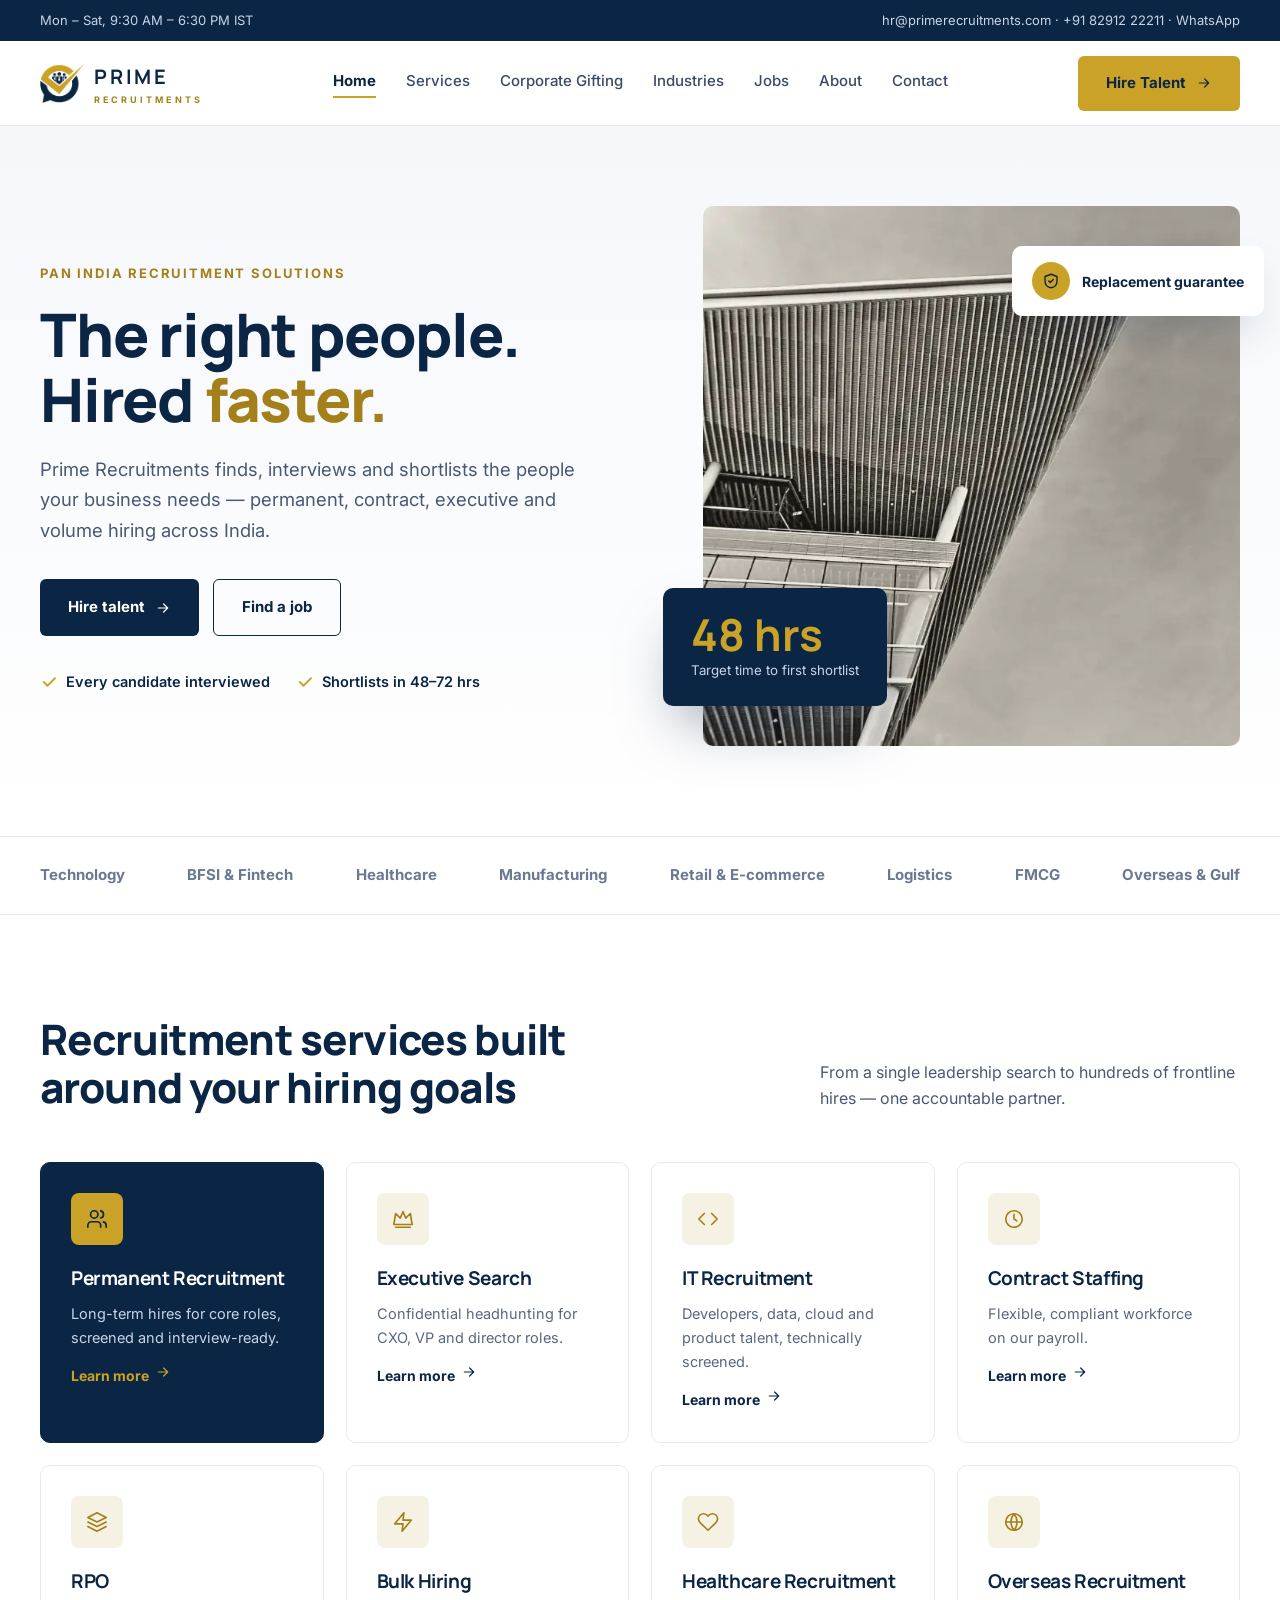
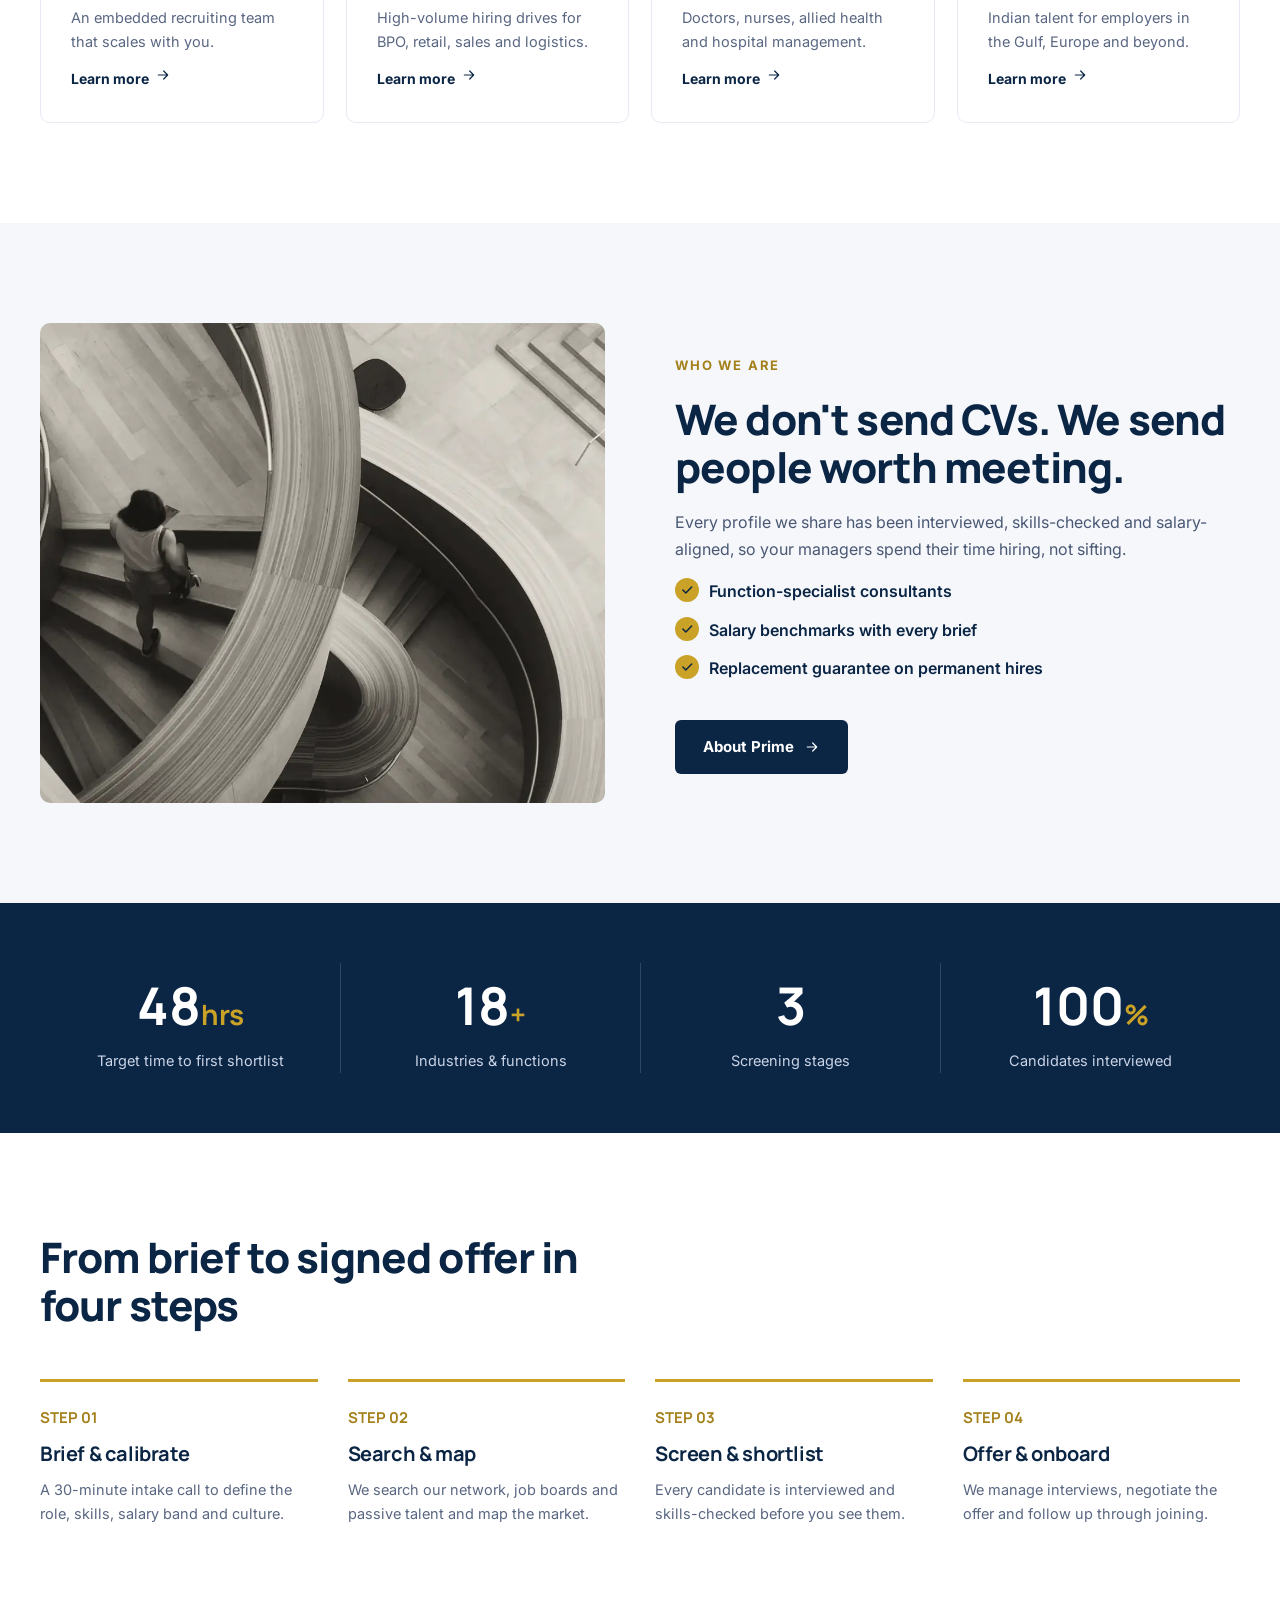
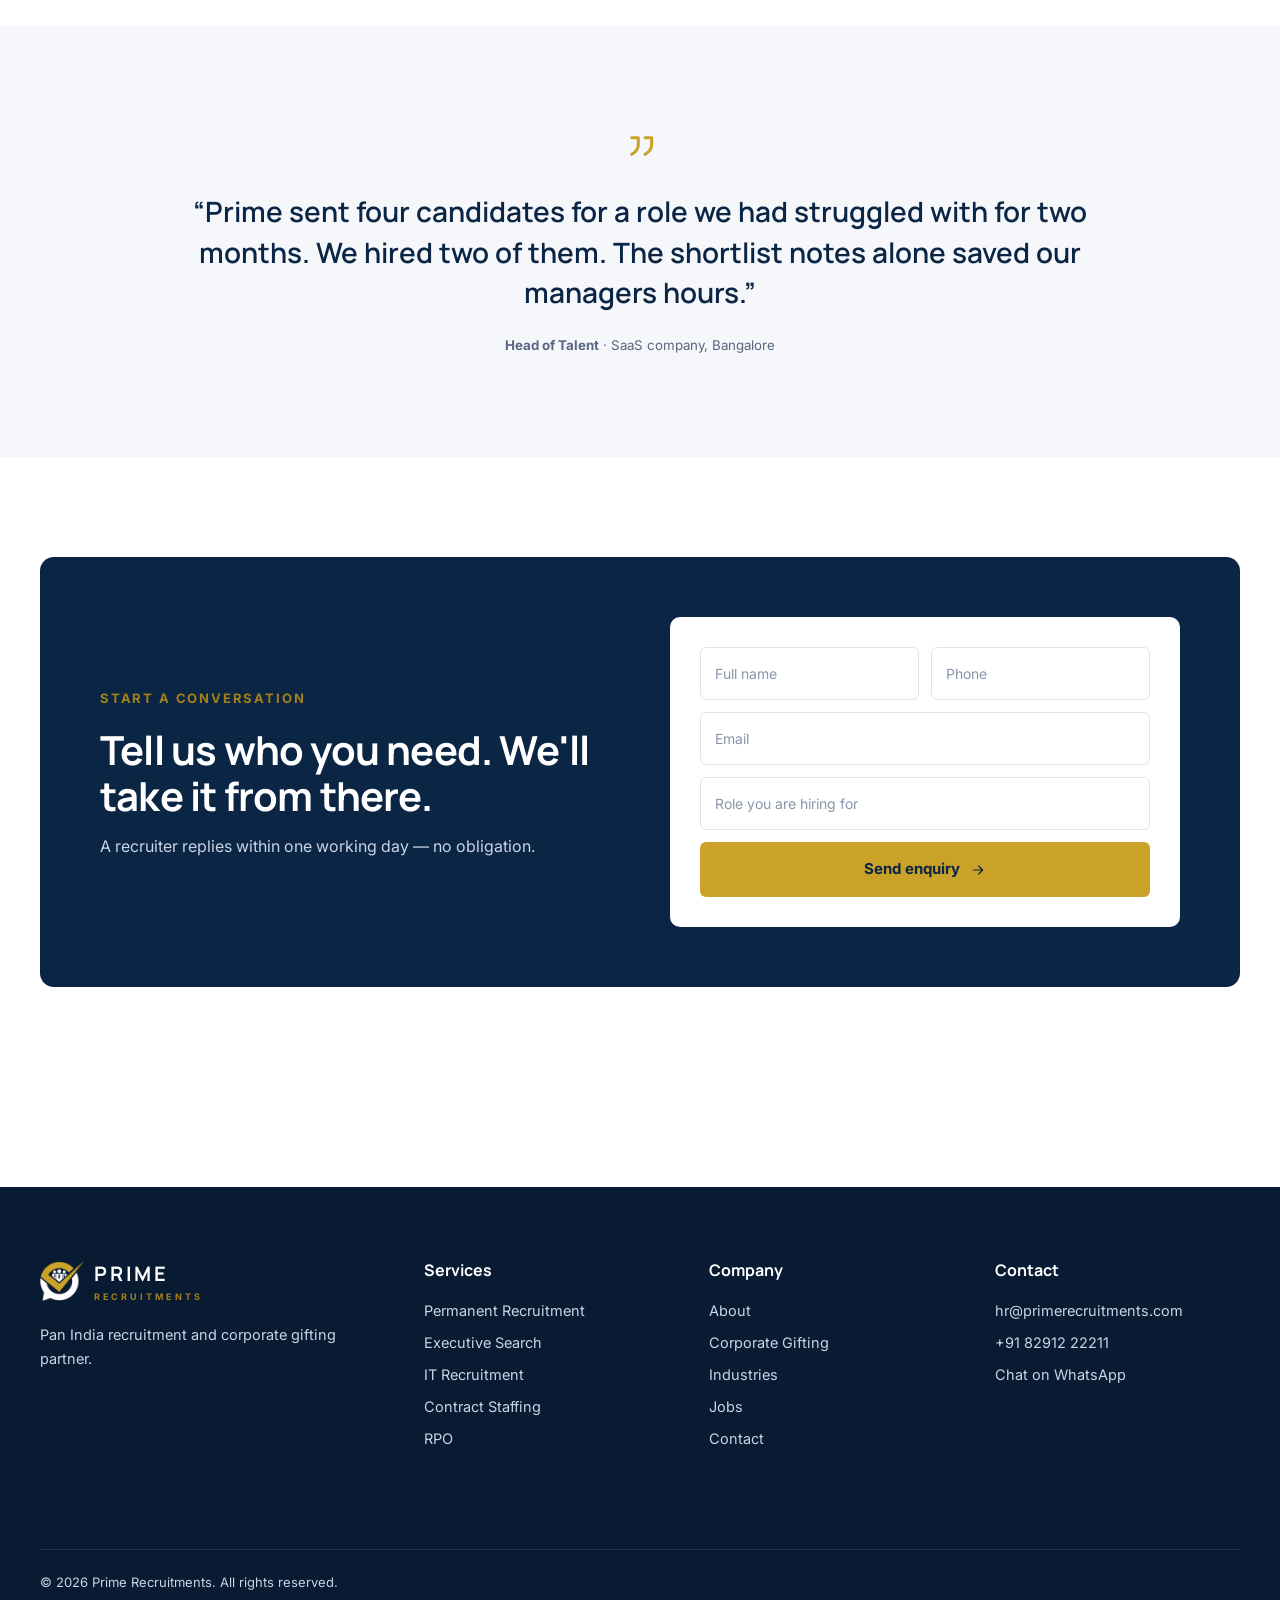
<file: wordpress-theme/design-options/option-1.html>
<!doctype html><html lang="en"><head><meta charset="utf-8"><title>Option 1 — Corporate Trust</title>
<link rel="preconnect" href="https://fonts.googleapis.com"><link href="https://fonts.googleapis.com/css2?family=Manrope:wght@600;700;800&family=Inter:wght@400;500;600;700&display=swap" rel="stylesheet">
<style>*{box-sizing:border-box;margin:0;padding:0}img{display:block;max-width:100%}a{color:inherit;text-decoration:none}ul{list-style:none}
.wrap{width:1200px;margin:0 auto}
body{font-family:'Inter',sans-serif;color:#0B2545;background:#fff;font-size:16px;line-height:1.65}
h1,h2,h3{font-family:'Manrope',sans-serif;letter-spacing:-.02em}
.top{background:#0B2545;color:#c9d4e6;font-size:13px}.top .wrap{display:flex;justify-content:space-between;padding:10px 0}
header{border-bottom:1px solid #e6eaf2}header .wrap{display:flex;align-items:center;justify-content:space-between;height:84px}
.logo{display:flex;align-items:center;gap:10px}.logo img{width:44px}.logo b{font-family:Manrope;font-size:20px;letter-spacing:.14em}.logo small{display:block;font-size:9px;letter-spacing:.34em;color:#A4801A;font-weight:700}
nav{display:flex;gap:30px;font-size:15px;font-weight:500;color:#3b4a66}nav .on{color:#0B2545;font-weight:700;box-shadow:inset 0 -2px #C9A227;padding-bottom:4px}
.btn{display:inline-flex;align-items:center;gap:10px;padding:15px 28px;border-radius:6px;font-weight:700;font-size:15px}
.gold{background:#C9A227;color:#0B2545}.navy{background:#0B2545;color:#fff}.ghost{border:1.5px solid #0B2545;color:#0B2545}
.hero{padding:80px 0 90px;background:linear-gradient(180deg,#F5F7FB,#fff)}.hero .wrap{display:grid;grid-template-columns:1.05fr .95fr;gap:70px;align-items:center}
.kick{display:inline-block;font-size:13px;font-weight:700;letter-spacing:.14em;color:#A4801A;text-transform:uppercase;margin-bottom:18px}
.hero h1{font-size:60px;line-height:1.08;font-weight:800}.hero h1 span{color:#A4801A}
.hero p.lead{margin:22px 0 34px;font-size:18.5px;color:#4a5874;max-width:540px}.acts{display:flex;gap:14px}
.ticks{display:flex;gap:26px;margin-top:34px;font-size:14.5px;font-weight:600}.ticks span{display:flex;gap:8px;align-items:center}.ticks svg{color:#C9A227}
.ph{position:relative}.ph img{width:100%;height:540px;object-fit:cover;border-radius:10px}
.ph .card{position:absolute;left:-40px;bottom:40px;background:#0B2545;color:#fff;padding:24px 28px;border-radius:10px;box-shadow:0 30px 60px -20px rgba(11,37,69,.5)}
.ph .card b{display:block;font-family:Manrope;font-size:44px;color:#C9A227;line-height:1}.ph .card small{color:#c9d4e6}
.ph .card2{position:absolute;right:-24px;top:40px;background:#fff;padding:16px 20px;border-radius:10px;box-shadow:0 20px 50px -20px rgba(11,37,69,.4);display:flex;gap:12px;align-items:center;font-weight:700;font-size:14px}
.ph .card2 i{width:38px;height:38px;border-radius:50%;background:#C9A227;display:grid;place-items:center;color:#0B2545}
.strip{border-top:1px solid #e6eaf2;border-bottom:1px solid #e6eaf2}.strip .wrap{display:flex;justify-content:space-between;padding:26px 0;color:#6b7891;font-weight:700;font-size:15px}
section.s{padding:100px 0}.sh{display:flex;justify-content:space-between;align-items:end;margin-bottom:50px}.sh h2{font-size:42px;font-weight:800;max-width:560px;line-height:1.15}.sh p{max-width:420px;color:#4a5874}
.grid{display:grid;grid-template-columns:repeat(4,1fr);gap:22px}
.svc{padding:30px;border:1px solid #e6eaf2;border-radius:10px}.svc i{display:grid;place-items:center;width:52px;height:52px;border-radius:8px;background:#F5F1E3;color:#A4801A;margin-bottom:18px}
.svc h3{font-size:19px;margin-bottom:8px}.svc p{font-size:14.5px;color:#5a6782}.svc a{display:inline-flex;gap:6px;margin-top:14px;font-weight:700;font-size:14px;color:#0B2545}
.svc.hl{background:#0B2545;color:#fff;border-color:#0B2545}.svc.hl p{color:#c9d4e6}.svc.hl i{background:#C9A227;color:#0B2545}.svc.hl a{color:#C9A227}
.about{background:#F5F7FB}.about .wrap{display:grid;grid-template-columns:1fr 1fr;gap:70px;align-items:center}.about img{height:480px;width:100%;object-fit:cover;border-radius:10px}
.about h2{font-size:42px;line-height:1.15;font-weight:800;margin-bottom:18px}.about p{color:#4a5874;margin-bottom:16px}
.about li{display:flex;gap:10px;margin:12px 0;font-weight:600}.about li i{width:24px;height:24px;border-radius:50%;background:#C9A227;color:#0B2545;display:grid;place-items:center}
.stats{background:#0B2545;color:#fff}.stats .wrap{display:grid;grid-template-columns:repeat(4,1fr);padding:60px 0}
.stats div{text-align:center;border-left:1px solid rgba(255,255,255,.15)}.stats div:first-child{border:0}.stats b{font-family:Manrope;font-size:52px;color:#fff}.stats b em{font-style:normal;color:#C9A227;font-size:28px}.stats p{color:#c9d4e6;font-size:14.5px}
.steps{display:grid;grid-template-columns:repeat(4,1fr);gap:30px;counter-reset:s}.steps div{border-top:3px solid #C9A227;padding-top:22px}.steps b{font-family:Manrope;color:#A4801A;font-size:15px}.steps h3{font-size:20px;margin:6px 0 8px}.steps p{font-size:14.5px;color:#5a6782}
.quote{background:#F5F7FB}.quote .wrap{text-align:center;max-width:900px}.quote p.q{font-family:Manrope;font-size:28px;line-height:1.45;font-weight:600}.quote small{display:block;margin-top:22px;color:#5a6782}.quote svg{color:#C9A227;margin:0 auto 18px}
.cta .wrap{display:grid;grid-template-columns:1fr 1fr;gap:60px;align-items:center;background:#0B2545;border-radius:14px;padding:60px;color:#fff}
.cta h2{font-size:40px;line-height:1.15}.cta p{color:#c9d4e6;margin-top:14px}.form{background:#fff;border-radius:10px;padding:30px;display:grid;grid-template-columns:1fr 1fr;gap:12px}
.form span{border:1px solid #dfe5ef;border-radius:6px;padding:14px;color:#8a95ab;font-size:14px}.form .w{grid-column:1/-1}.form .btn{grid-column:1/-1;justify-content:center}
footer{background:#081B33;color:#c9d4e6;padding:70px 0 30px;margin-top:100px}footer .wrap{display:grid;grid-template-columns:1.4fr 1fr 1fr 1fr;gap:40px}footer h4{color:#fff;font-family:Manrope;margin-bottom:16px}footer li{margin:8px 0;font-size:14.5px}
.copy{border-top:1px solid rgba(255,255,255,.1);margin-top:50px;padding-top:22px;font-size:13px;grid-column:1/-1}
</style></head><body>
<div class="top"><div class="wrap"><span>Mon – Sat, 9:30 AM – 6:30 PM IST</span><span>hr@primerecruitments.com · +91 82912 22211 · WhatsApp</span></div></div>
<header><div class="wrap"><div class="logo"><img src="../prime-recruitments/assets/img/logo-mark.png"><div><b>PRIME</b><small>RECRUITMENTS</small></div></div><nav><a class="on">Home</a><a class="">Services</a><a class="">Corporate Gifting</a><a class="">Industries</a><a class="">Jobs</a><a class="">About</a><a class="">Contact</a></nav><a class="btn gold">Hire Talent <svg width="16" height="16" viewBox="0 0 24 24" fill="none" stroke="currentColor" stroke-width="1.8" stroke-linecap="round" stroke-linejoin="round"><path d="M5 12h14M13 6l6 6-6 6"/></svg></a></div></header>
<section class="hero"><div class="wrap"><div><span class="kick">Pan India Recruitment Solutions</span><h1>The right people.<br>Hired <span>faster.</span></h1>
<p class="lead">Prime Recruitments finds, interviews and shortlists the people your business needs — permanent, contract, executive and volume hiring across India.</p>
<div class="acts"><a class="btn navy">Hire talent <svg width="16" height="16" viewBox="0 0 24 24" fill="none" stroke="currentColor" stroke-width="1.8" stroke-linecap="round" stroke-linejoin="round"><path d="M5 12h14M13 6l6 6-6 6"/></svg></a><a class="btn ghost">Find a job</a></div>
<div class="ticks"><span><svg width="18" height="18" viewBox="0 0 24 24" fill="none" stroke="currentColor" stroke-width="2.4" stroke-linecap="round" stroke-linejoin="round"><path d="m5 12 5 5L20 7"/></svg> Every candidate interviewed</span><span><svg width="18" height="18" viewBox="0 0 24 24" fill="none" stroke="currentColor" stroke-width="2.4" stroke-linecap="round" stroke-linejoin="round"><path d="m5 12 5 5L20 7"/></svg> Shortlists in 48–72 hrs</span></div></div>
<div class="ph"><img src="../prime-recruitments/assets/img/photo-tower.webp"><div class="card"><b>48 hrs</b><small>Target time to first shortlist</small></div><div class="card2"><i><svg width="18" height="18" viewBox="0 0 24 24" fill="none" stroke="currentColor" stroke-width="1.8" stroke-linecap="round" stroke-linejoin="round"><path d="M12 3 4 6v6c0 5 3.4 8.3 8 9 4.6-.7 8-4 8-9V6z"/><path d="m9 12 2 2 4-4"/></svg></i>Replacement guarantee</div></div></div></section>
<div class="strip"><div class="wrap"><span>Technology</span><span>BFSI & Fintech</span><span>Healthcare</span><span>Manufacturing</span><span>Retail & E-commerce</span><span>Logistics</span><span>FMCG</span><span>Overseas & Gulf</span></div></div>
<section class="s"><div class="wrap"><div class="sh"><h2>Recruitment services built around your hiring goals</h2><p>From a single leadership search to hundreds of frontline hires — one accountable partner.</p></div><div class="grid"><div class="svc hl"><i><svg width="22" height="22" viewBox="0 0 24 24" fill="none" stroke="currentColor" stroke-width="1.8" stroke-linecap="round" stroke-linejoin="round"><path d="M16 21v-2a4 4 0 0 0-4-4H6a4 4 0 0 0-4 4v2"/><circle cx="9" cy="7" r="4"/><path d="M22 21v-2a4 4 0 0 0-3-3.9M16 3.1a4 4 0 0 1 0 7.8"/></svg></i><h3>Permanent Recruitment</h3><p>Long-term hires for core roles, screened and interview-ready.</p><a>Learn more <svg width="16" height="16" viewBox="0 0 24 24" fill="none" stroke="currentColor" stroke-width="1.8" stroke-linecap="round" stroke-linejoin="round"><path d="M5 12h14M13 6l6 6-6 6"/></svg></a></div><div class="svc"><i><svg width="22" height="22" viewBox="0 0 24 24" fill="none" stroke="currentColor" stroke-width="1.8" stroke-linecap="round" stroke-linejoin="round"><path d="m2 18 2-12 5 5 3-7 3 7 5-5 2 12z"/><path d="M4 21h16"/></svg></i><h3>Executive Search</h3><p>Confidential headhunting for CXO, VP and director roles.</p><a>Learn more <svg width="16" height="16" viewBox="0 0 24 24" fill="none" stroke="currentColor" stroke-width="1.8" stroke-linecap="round" stroke-linejoin="round"><path d="M5 12h14M13 6l6 6-6 6"/></svg></a></div><div class="svc"><i><svg width="22" height="22" viewBox="0 0 24 24" fill="none" stroke="currentColor" stroke-width="1.8" stroke-linecap="round" stroke-linejoin="round"><path d="m16 18 6-6-6-6M8 6l-6 6 6 6"/></svg></i><h3>IT Recruitment</h3><p>Developers, data, cloud and product talent, technically screened.</p><a>Learn more <svg width="16" height="16" viewBox="0 0 24 24" fill="none" stroke="currentColor" stroke-width="1.8" stroke-linecap="round" stroke-linejoin="round"><path d="M5 12h14M13 6l6 6-6 6"/></svg></a></div><div class="svc"><i><svg width="22" height="22" viewBox="0 0 24 24" fill="none" stroke="currentColor" stroke-width="1.8" stroke-linecap="round" stroke-linejoin="round"><circle cx="12" cy="12" r="9"/><path d="M12 7v5l3 2"/></svg></i><h3>Contract Staffing</h3><p>Flexible, compliant workforce on our payroll.</p><a>Learn more <svg width="16" height="16" viewBox="0 0 24 24" fill="none" stroke="currentColor" stroke-width="1.8" stroke-linecap="round" stroke-linejoin="round"><path d="M5 12h14M13 6l6 6-6 6"/></svg></a></div><div class="svc"><i><svg width="22" height="22" viewBox="0 0 24 24" fill="none" stroke="currentColor" stroke-width="1.8" stroke-linecap="round" stroke-linejoin="round"><path d="m12 2 10 5-10 5L2 7z"/><path d="m2 17 10 5 10-5M2 12l10 5 10-5"/></svg></i><h3>RPO</h3><p>An embedded recruiting team that scales with you.</p><a>Learn more <svg width="16" height="16" viewBox="0 0 24 24" fill="none" stroke="currentColor" stroke-width="1.8" stroke-linecap="round" stroke-linejoin="round"><path d="M5 12h14M13 6l6 6-6 6"/></svg></a></div><div class="svc"><i><svg width="22" height="22" viewBox="0 0 24 24" fill="none" stroke="currentColor" stroke-width="1.8" stroke-linecap="round" stroke-linejoin="round"><path d="M13 2 3 14h9l-1 8 10-12h-9z"/></svg></i><h3>Bulk Hiring</h3><p>High-volume hiring drives for BPO, retail, sales and logistics.</p><a>Learn more <svg width="16" height="16" viewBox="0 0 24 24" fill="none" stroke="currentColor" stroke-width="1.8" stroke-linecap="round" stroke-linejoin="round"><path d="M5 12h14M13 6l6 6-6 6"/></svg></a></div><div class="svc"><i><svg width="22" height="22" viewBox="0 0 24 24" fill="none" stroke="currentColor" stroke-width="1.8" stroke-linecap="round" stroke-linejoin="round"><path d="M20.8 4.6a5.5 5.5 0 0 0-7.8 0L12 5.7l-1-1.1a5.5 5.5 0 0 0-7.8 7.8l1 1.1L12 21l7.8-7.5 1-1.1a5.5 5.5 0 0 0 0-7.8z"/></svg></i><h3>Healthcare Recruitment</h3><p>Doctors, nurses, allied health and hospital management.</p><a>Learn more <svg width="16" height="16" viewBox="0 0 24 24" fill="none" stroke="currentColor" stroke-width="1.8" stroke-linecap="round" stroke-linejoin="round"><path d="M5 12h14M13 6l6 6-6 6"/></svg></a></div><div class="svc"><i><svg width="22" height="22" viewBox="0 0 24 24" fill="none" stroke="currentColor" stroke-width="1.8" stroke-linecap="round" stroke-linejoin="round"><circle cx="12" cy="12" r="9"/><path d="M3 12h18M12 3a14 14 0 0 1 0 18 14 14 0 0 1 0-18"/></svg></i><h3>Overseas Recruitment</h3><p>Indian talent for employers in the Gulf, Europe and beyond.</p><a>Learn more <svg width="16" height="16" viewBox="0 0 24 24" fill="none" stroke="currentColor" stroke-width="1.8" stroke-linecap="round" stroke-linejoin="round"><path d="M5 12h14M13 6l6 6-6 6"/></svg></a></div></div></div></section>
<section class="s about"><div class="wrap"><img src="../prime-recruitments/assets/img/photo-stairs.webp"><div><span class="kick">Who we are</span><h2>We don't send CVs. We send people worth meeting.</h2><p>Every profile we share has been interviewed, skills-checked and salary-aligned, so your managers spend their time hiring, not sifting.</p>
<ul><li><i><svg width="14" height="14" viewBox="0 0 24 24" fill="none" stroke="currentColor" stroke-width="2.6" stroke-linecap="round" stroke-linejoin="round"><path d="m5 12 5 5L20 7"/></svg></i>Function-specialist consultants</li><li><i><svg width="14" height="14" viewBox="0 0 24 24" fill="none" stroke="currentColor" stroke-width="2.6" stroke-linecap="round" stroke-linejoin="round"><path d="m5 12 5 5L20 7"/></svg></i>Salary benchmarks with every brief</li><li><i><svg width="14" height="14" viewBox="0 0 24 24" fill="none" stroke="currentColor" stroke-width="2.6" stroke-linecap="round" stroke-linejoin="round"><path d="m5 12 5 5L20 7"/></svg></i>Replacement guarantee on permanent hires</li></ul><br><a class="btn navy">About Prime <svg width="16" height="16" viewBox="0 0 24 24" fill="none" stroke="currentColor" stroke-width="1.8" stroke-linecap="round" stroke-linejoin="round"><path d="M5 12h14M13 6l6 6-6 6"/></svg></a></div></div></section>
<div class="stats"><div class="wrap"><div><b>48<em>hrs</em></b><p>Target time to first shortlist</p></div><div><b>18<em>+</em></b><p>Industries & functions</p></div><div><b>3<em></em></b><p>Screening stages</p></div><div><b>100<em>%</em></b><p>Candidates interviewed</p></div></div></div>
<section class="s"><div class="wrap"><div class="sh"><h2>From brief to signed offer in four steps</h2></div><div class="steps"><div><b>STEP 01</b><h3>Brief & calibrate</h3><p>A 30-minute intake call to define the role, skills, salary band and culture.</p></div><div><b>STEP 02</b><h3>Search & map</h3><p>We search our network, job boards and passive talent and map the market.</p></div><div><b>STEP 03</b><h3>Screen & shortlist</h3><p>Every candidate is interviewed and skills-checked before you see them.</p></div><div><b>STEP 04</b><h3>Offer & onboard</h3><p>We manage interviews, negotiate the offer and follow up through joining.</p></div></div></div></section>
<section class="s quote"><div class="wrap"><svg width="40" height="40" viewBox="0 0 24 24" fill="none" stroke="currentColor" stroke-width="1.8" stroke-linecap="round" stroke-linejoin="round"><path d="M7 7h4v4c0 3-2 5-4 6M15 7h4v4c0 3-2 5-4 6"/></svg><p class="q">“Prime sent four candidates for a role we had struggled with for two months. We hired two of them. The shortlist notes alone saved our managers hours.”</p><small><b>Head of Talent</b> · SaaS company, Bangalore</small></div></section>
<section class="s cta"><div class="wrap"><div><span class="kick">Start a conversation</span><h2>Tell us who you need. We'll take it from there.</h2><p>A recruiter replies within one working day — no obligation.</p></div>
<div class="form"><span>Full name</span><span>Phone</span><span class="w">Email</span><span class="w">Role you are hiring for</span><a class="btn gold">Send enquiry <svg width="16" height="16" viewBox="0 0 24 24" fill="none" stroke="currentColor" stroke-width="1.8" stroke-linecap="round" stroke-linejoin="round"><path d="M5 12h14M13 6l6 6-6 6"/></svg></a></div></div></section>
<footer><div class="wrap"><div><div class="logo"><img src="../prime-recruitments/assets/img/logo-mark-light.png"><div><b style="color:#fff">PRIME</b><small>RECRUITMENTS</small></div></div><p style="margin-top:18px;font-size:14.5px">Pan India recruitment and corporate gifting partner.</p></div>
<div><h4>Services</h4><ul><li>Permanent Recruitment</li><li>Executive Search</li><li>IT Recruitment</li><li>Contract Staffing</li><li>RPO</li></ul></div><div><h4>Company</h4><ul><li>About</li><li>Corporate Gifting</li><li>Industries</li><li>Jobs</li><li>Contact</li></ul></div>
<div><h4>Contact</h4><ul><li>hr@primerecruitments.com</li><li>+91 82912 22211</li><li>Chat on WhatsApp</li></ul></div><div class="copy">© 2026 Prime Recruitments. All rights reserved.</div></div></footer></body></html>
</file>
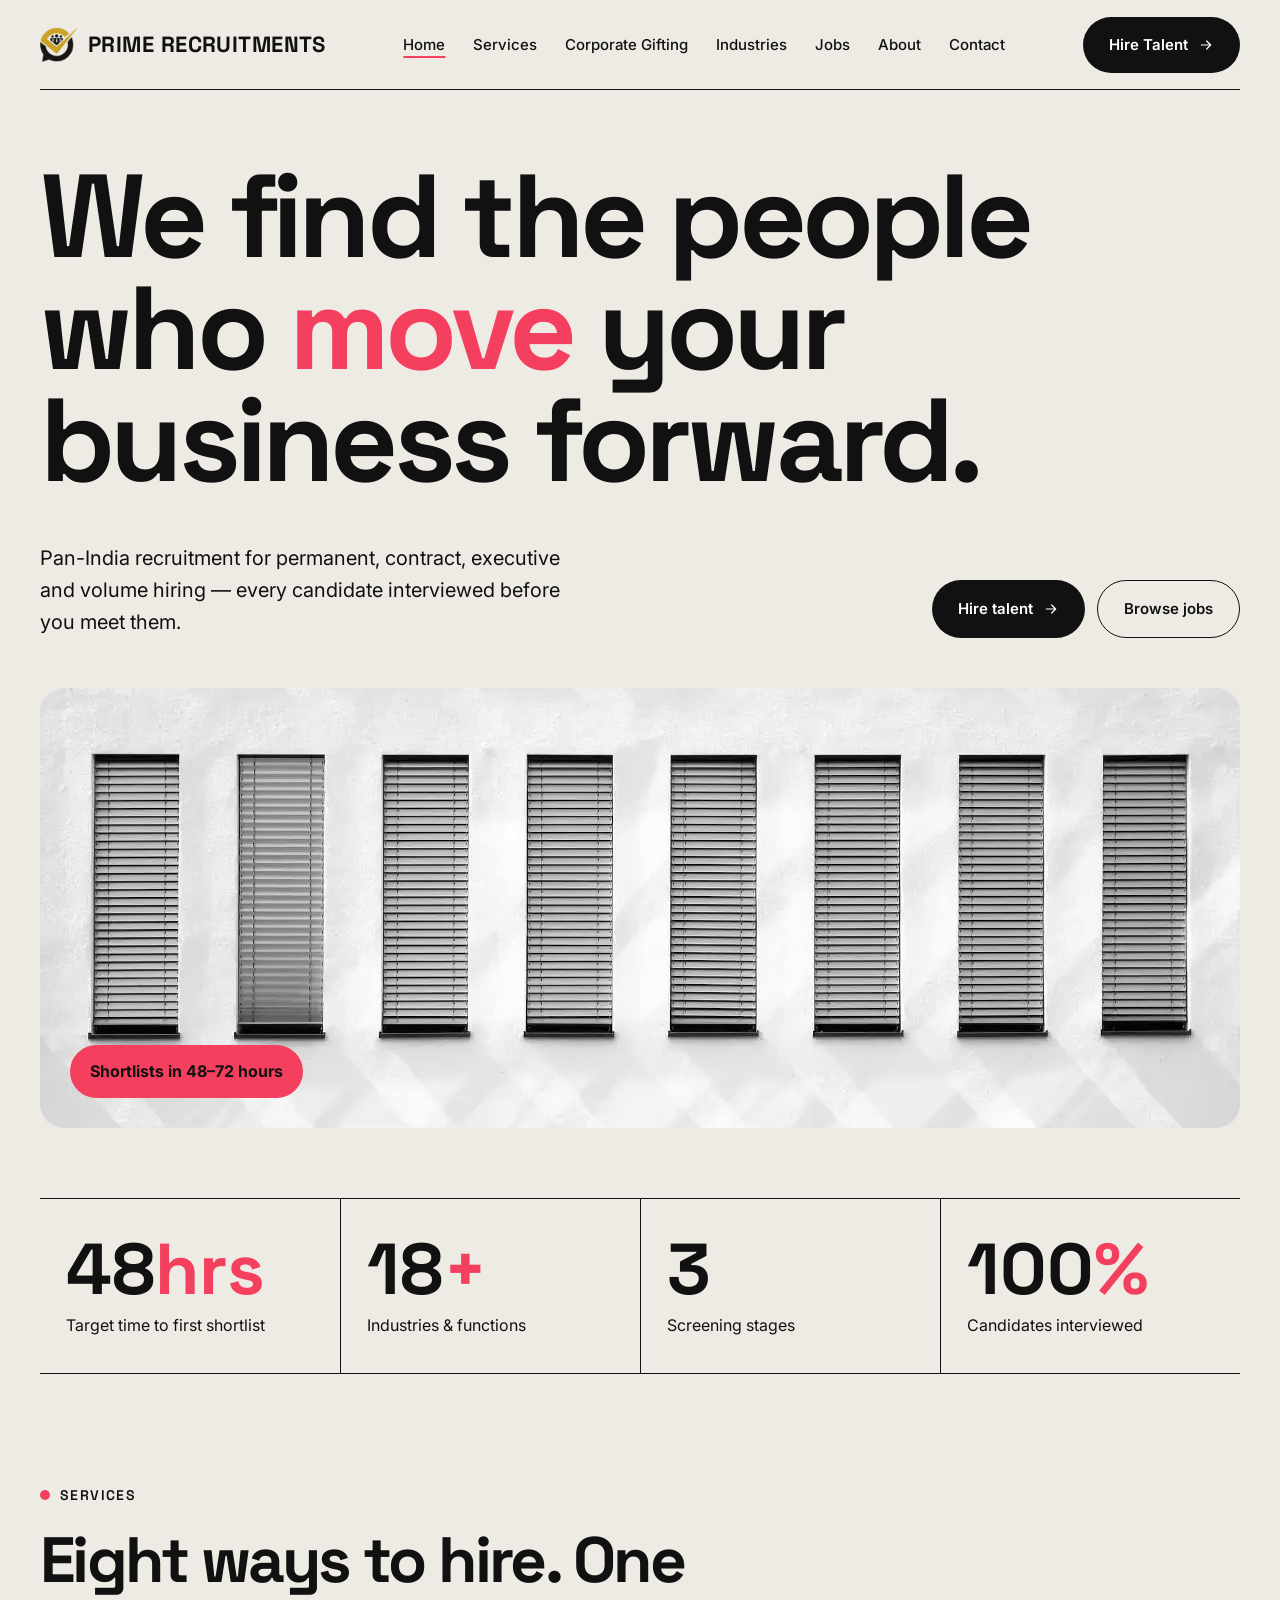
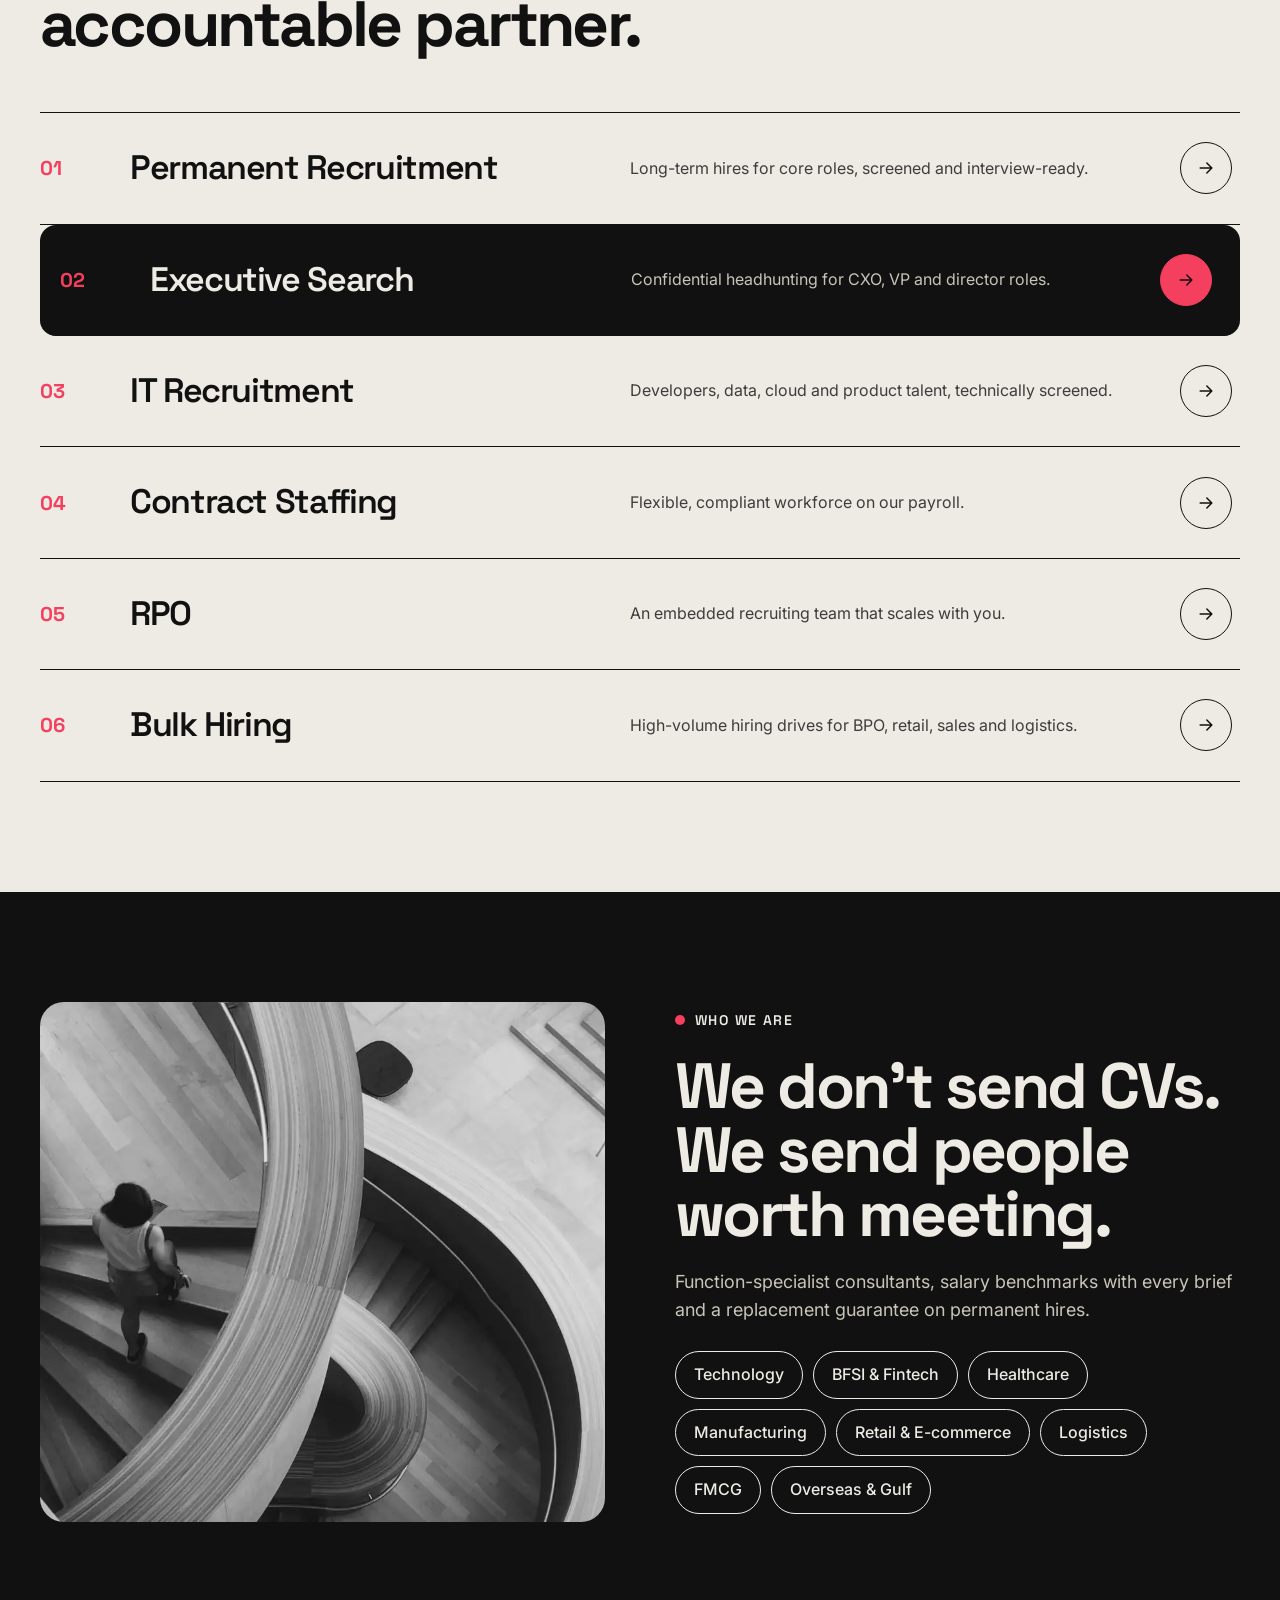
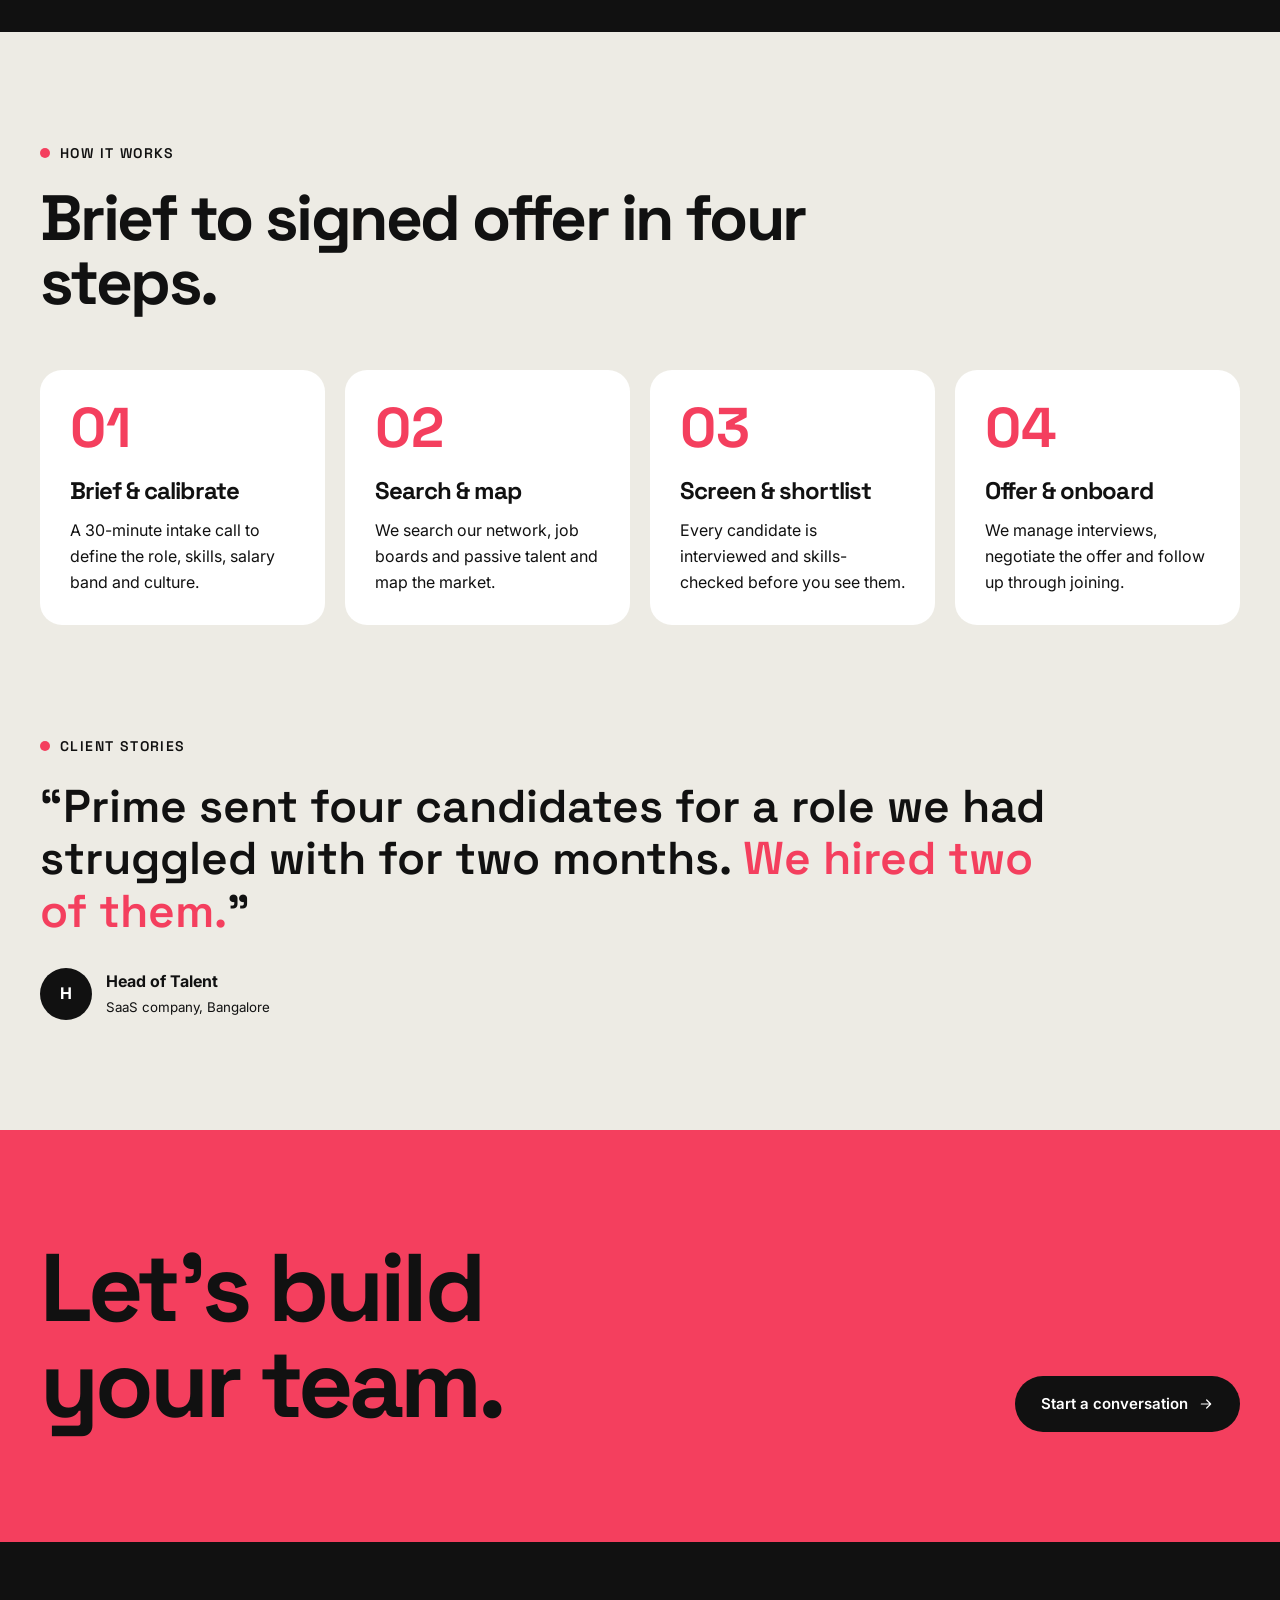
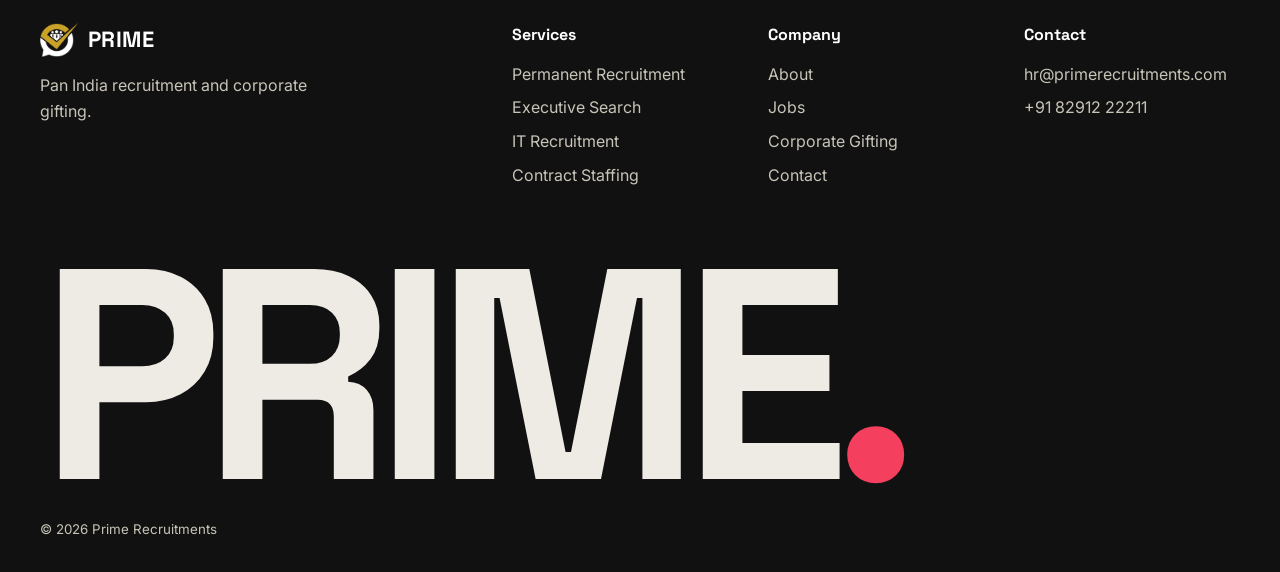
<file: wordpress-theme/design-options/option-2.html>
<!doctype html><html lang="en"><head><meta charset="utf-8"><title>Option 2 — Editorial Bold</title>
<link rel="preconnect" href="https://fonts.googleapis.com"><link href="https://fonts.googleapis.com/css2?family=Space+Grotesk:wght@500;600;700&family=Inter:wght@400;500;600&display=swap" rel="stylesheet">
<style>*{box-sizing:border-box;margin:0;padding:0}img{display:block;max-width:100%}a{color:inherit;text-decoration:none}ul{list-style:none}
.wrap{width:1200px;margin:0 auto}
body{font-family:'Inter',sans-serif;background:#EDEBE4;color:#111;font-size:16px;line-height:1.6}
h1,h2,h3,.big{font-family:'Space Grotesk',sans-serif;letter-spacing:-.04em}
header .wrap{display:flex;align-items:center;justify-content:space-between;height:90px;border-bottom:1.5px solid #111}
.logo{font-family:'Space Grotesk';font-weight:700;font-size:22px;letter-spacing:.02em;display:flex;align-items:center;gap:10px}.logo img{width:38px}
nav{display:flex;gap:28px;font-size:15px;font-weight:500}nav .on{text-decoration:underline;text-underline-offset:6px;text-decoration-color:#F43F5E;text-decoration-thickness:2px}
.btn{display:inline-flex;align-items:center;gap:10px;padding:16px 26px;border-radius:999px;font-weight:600;font-size:15px}.blk{background:#111;color:#fff}.cor{background:#F43F5E;color:#111}.out{border:1.5px solid #111}
.hero{padding:70px 0 0}.hero h1{font-size:118px;line-height:.95;font-weight:700}.hero h1 em{font-style:normal;color:#F43F5E}
.hrow{display:grid;grid-template-columns:1fr 1fr;gap:60px;margin:46px 0 50px;align-items:end}.hrow p{font-size:20px;max-width:520px}.hrow .acts{display:flex;gap:12px;justify-content:flex-end}
.himg{height:440px;overflow:hidden;border-radius:24px;position:relative}.himg img{width:100%;height:100%;object-fit:cover;filter:grayscale(1) contrast(1.1)}
.himg .tag{position:absolute;left:30px;bottom:30px;background:#F43F5E;color:#111;padding:14px 20px;border-radius:999px;font-weight:700}
.nums{display:grid;grid-template-columns:repeat(4,1fr);border-top:1.5px solid #111;border-bottom:1.5px solid #111;margin-top:70px}
.nums div{padding:34px 26px;border-left:1.5px solid #111}.nums div:first-child{border-left:0}.nums b{font-family:'Space Grotesk';font-size:72px;line-height:1;font-weight:700}.nums b em{font-style:normal;color:#F43F5E}.nums p{margin-top:8px}
section.s{padding:110px 0}.lab{font-family:'Space Grotesk';font-weight:600;font-size:14px;letter-spacing:.1em;text-transform:uppercase;display:flex;gap:10px;align-items:center;margin-bottom:22px}.lab:before{content:"";width:10px;height:10px;background:#F43F5E;border-radius:50%}
.s h2{font-size:64px;line-height:1;font-weight:700;max-width:900px}
.rows{margin-top:56px;border-top:1.5px solid #111}.row{display:grid;grid-template-columns:90px 1fr 1.1fr 60px;align-items:center;padding:28px 0;border-bottom:1.5px solid #111}
.row b{font-family:'Space Grotesk';font-size:20px;color:#F43F5E}.row h3{font-size:34px;font-weight:600}.row p{color:#3d3d3d}.row i{width:52px;height:52px;border-radius:50%;border:1.5px solid #111;display:grid;place-items:center}
.row.on{background:#111;color:#EDEBE4;padding-left:20px;padding-right:20px;border-radius:16px}.row.on p{color:#c8c4b8}.row.on i{background:#F43F5E;border-color:#F43F5E;color:#111}
.dark{background:#111;color:#EDEBE4}.split{display:grid;grid-template-columns:1fr 1fr;gap:70px;align-items:center}.split img{height:520px;width:100%;object-fit:cover;border-radius:24px;filter:grayscale(1)}
.dark h2{color:#EDEBE4}.dark p{color:#c8c4b8;font-size:18px;margin:22px 0}.chips{display:flex;flex-wrap:wrap;gap:10px;margin-top:26px}.chips span{border:1.5px solid #EDEBE4;border-radius:999px;padding:10px 18px;font-weight:500}
.steps{display:grid;grid-template-columns:repeat(4,1fr);gap:20px;margin-top:56px}.steps div{background:#fff;border-radius:22px;padding:30px}.steps b{font-family:'Space Grotesk';font-size:56px;color:#F43F5E;line-height:1}.steps h3{font-size:24px;margin:16px 0 8px}
.q{font-family:'Space Grotesk';font-size:46px;line-height:1.15;font-weight:600;max-width:1050px}.q em{font-style:normal;color:#F43F5E}.who{margin-top:30px;display:flex;gap:14px;align-items:center}.who i{width:52px;height:52px;border-radius:50%;background:#111;color:#fff;display:grid;place-items:center;font-weight:700;font-style:normal}
.cta{background:#F43F5E}.cta h2{font-size:96px}.cta .wrap{display:flex;justify-content:space-between;align-items:end}
footer{background:#111;color:#c8c4b8;padding:80px 0 30px}footer .cols{display:grid;grid-template-columns:2fr 1fr 1fr 1fr;gap:40px}footer h4{color:#fff;font-family:'Space Grotesk';margin-bottom:14px}footer li{margin:8px 0}
.mega{font-family:'Space Grotesk';font-weight:700;font-size:300px;line-height:.8;letter-spacing:-.06em;color:#EDEBE4;margin:60px 0 20px}.mega em{font-style:normal;color:#F43F5E}
</style></head><body>
<header><div class="wrap"><div class="logo"><img src="../prime-recruitments/assets/img/logo-mark-dark.png">PRIME RECRUITMENTS</div><nav><a class="on">Home</a><a class="">Services</a><a class="">Corporate Gifting</a><a class="">Industries</a><a class="">Jobs</a><a class="">About</a><a class="">Contact</a></nav><a class="btn blk">Hire Talent <svg width="16" height="16" viewBox="0 0 24 24" fill="none" stroke="currentColor" stroke-width="1.8" stroke-linecap="round" stroke-linejoin="round"><path d="M5 12h14M13 6l6 6-6 6"/></svg></a></div></header>
<section class="hero"><div class="wrap"><h1>We find the people<br>who <em>move</em> your<br>business forward.</h1>
<div class="hrow"><p>Pan-India recruitment for permanent, contract, executive and volume hiring — every candidate interviewed before you meet them.</p><div class="acts"><a class="btn blk">Hire talent <svg width="16" height="16" viewBox="0 0 24 24" fill="none" stroke="currentColor" stroke-width="1.8" stroke-linecap="round" stroke-linejoin="round"><path d="M5 12h14M13 6l6 6-6 6"/></svg></a><a class="btn out">Browse jobs</a></div></div>
<div class="himg"><img src="../prime-recruitments/assets/img/photo-windows.webp"><span class="tag">Shortlists in 48–72 hours</span></div>
<div class="nums"><div><b>48<em>hrs</em></b><p>Target time to first shortlist</p></div><div><b>18<em>+</em></b><p>Industries & functions</p></div><div><b>3<em></em></b><p>Screening stages</p></div><div><b>100<em>%</em></b><p>Candidates interviewed</p></div></div></div></section>
<section class="s"><div class="wrap"><div class="lab">Services</div><h2>Eight ways to hire. One accountable partner.</h2><div class="rows"><div class="row"><b>01</b><h3>Permanent Recruitment</h3><p>Long-term hires for core roles, screened and interview-ready.</p><i><svg width="20" height="20" viewBox="0 0 24 24" fill="none" stroke="currentColor" stroke-width="1.8" stroke-linecap="round" stroke-linejoin="round"><path d="M5 12h14M13 6l6 6-6 6"/></svg></i></div><div class="row on"><b>02</b><h3>Executive Search</h3><p>Confidential headhunting for CXO, VP and director roles.</p><i><svg width="20" height="20" viewBox="0 0 24 24" fill="none" stroke="currentColor" stroke-width="1.8" stroke-linecap="round" stroke-linejoin="round"><path d="M5 12h14M13 6l6 6-6 6"/></svg></i></div><div class="row"><b>03</b><h3>IT Recruitment</h3><p>Developers, data, cloud and product talent, technically screened.</p><i><svg width="20" height="20" viewBox="0 0 24 24" fill="none" stroke="currentColor" stroke-width="1.8" stroke-linecap="round" stroke-linejoin="round"><path d="M5 12h14M13 6l6 6-6 6"/></svg></i></div><div class="row"><b>04</b><h3>Contract Staffing</h3><p>Flexible, compliant workforce on our payroll.</p><i><svg width="20" height="20" viewBox="0 0 24 24" fill="none" stroke="currentColor" stroke-width="1.8" stroke-linecap="round" stroke-linejoin="round"><path d="M5 12h14M13 6l6 6-6 6"/></svg></i></div><div class="row"><b>05</b><h3>RPO</h3><p>An embedded recruiting team that scales with you.</p><i><svg width="20" height="20" viewBox="0 0 24 24" fill="none" stroke="currentColor" stroke-width="1.8" stroke-linecap="round" stroke-linejoin="round"><path d="M5 12h14M13 6l6 6-6 6"/></svg></i></div><div class="row"><b>06</b><h3>Bulk Hiring</h3><p>High-volume hiring drives for BPO, retail, sales and logistics.</p><i><svg width="20" height="20" viewBox="0 0 24 24" fill="none" stroke="currentColor" stroke-width="1.8" stroke-linecap="round" stroke-linejoin="round"><path d="M5 12h14M13 6l6 6-6 6"/></svg></i></div></div></div></section>
<section class="s dark"><div class="wrap split"><img src="../prime-recruitments/assets/img/photo-stairs.webp"><div><div class="lab">Who we are</div><h2>We don't send CVs. We send people worth meeting.</h2><p>Function-specialist consultants, salary benchmarks with every brief and a replacement guarantee on permanent hires.</p>
<div class="chips"><span>Technology</span><span>BFSI & Fintech</span><span>Healthcare</span><span>Manufacturing</span><span>Retail & E-commerce</span><span>Logistics</span><span>FMCG</span><span>Overseas & Gulf</span></div></div></div></section>
<section class="s"><div class="wrap"><div class="lab">How it works</div><h2>Brief to signed offer in four steps.</h2><div class="steps"><div><b>01</b><h3>Brief & calibrate</h3><p>A 30-minute intake call to define the role, skills, salary band and culture.</p></div><div><b>02</b><h3>Search & map</h3><p>We search our network, job boards and passive talent and map the market.</p></div><div><b>03</b><h3>Screen & shortlist</h3><p>Every candidate is interviewed and skills-checked before you see them.</p></div><div><b>04</b><h3>Offer & onboard</h3><p>We manage interviews, negotiate the offer and follow up through joining.</p></div></div></div></section>
<section class="s" style="padding-top:0"><div class="wrap"><div class="lab">Client stories</div><p class="q">“Prime sent four candidates for a role we had struggled with for two months. <em>We hired two of them.</em>”</p><div class="who"><i>H</i><div><b>Head of Talent</b><br><small>SaaS company, Bangalore</small></div></div></div></section>
<section class="s cta"><div class="wrap"><h2>Let's build<br>your team.</h2><a class="btn blk">Start a conversation <svg width="16" height="16" viewBox="0 0 24 24" fill="none" stroke="currentColor" stroke-width="1.8" stroke-linecap="round" stroke-linejoin="round"><path d="M5 12h14M13 6l6 6-6 6"/></svg></a></div></section>
<footer><div class="wrap"><div class="cols"><div><div class="logo" style="color:#fff"><img src="../prime-recruitments/assets/img/logo-mark-light.png">PRIME</div><p style="margin-top:16px;max-width:320px">Pan India recruitment and corporate gifting.</p></div><div><h4>Services</h4><ul><li>Permanent Recruitment</li><li>Executive Search</li><li>IT Recruitment</li><li>Contract Staffing</li></ul></div><div><h4>Company</h4><ul><li>About</li><li>Jobs</li><li>Corporate Gifting</li><li>Contact</li></ul></div><div><h4>Contact</h4><ul><li>hr@primerecruitments.com</li><li>+91 82912 22211</li></ul></div></div>
<div class="mega">PRIME<em>.</em></div><small>© 2026 Prime Recruitments</small></div></footer></body></html>
</file>
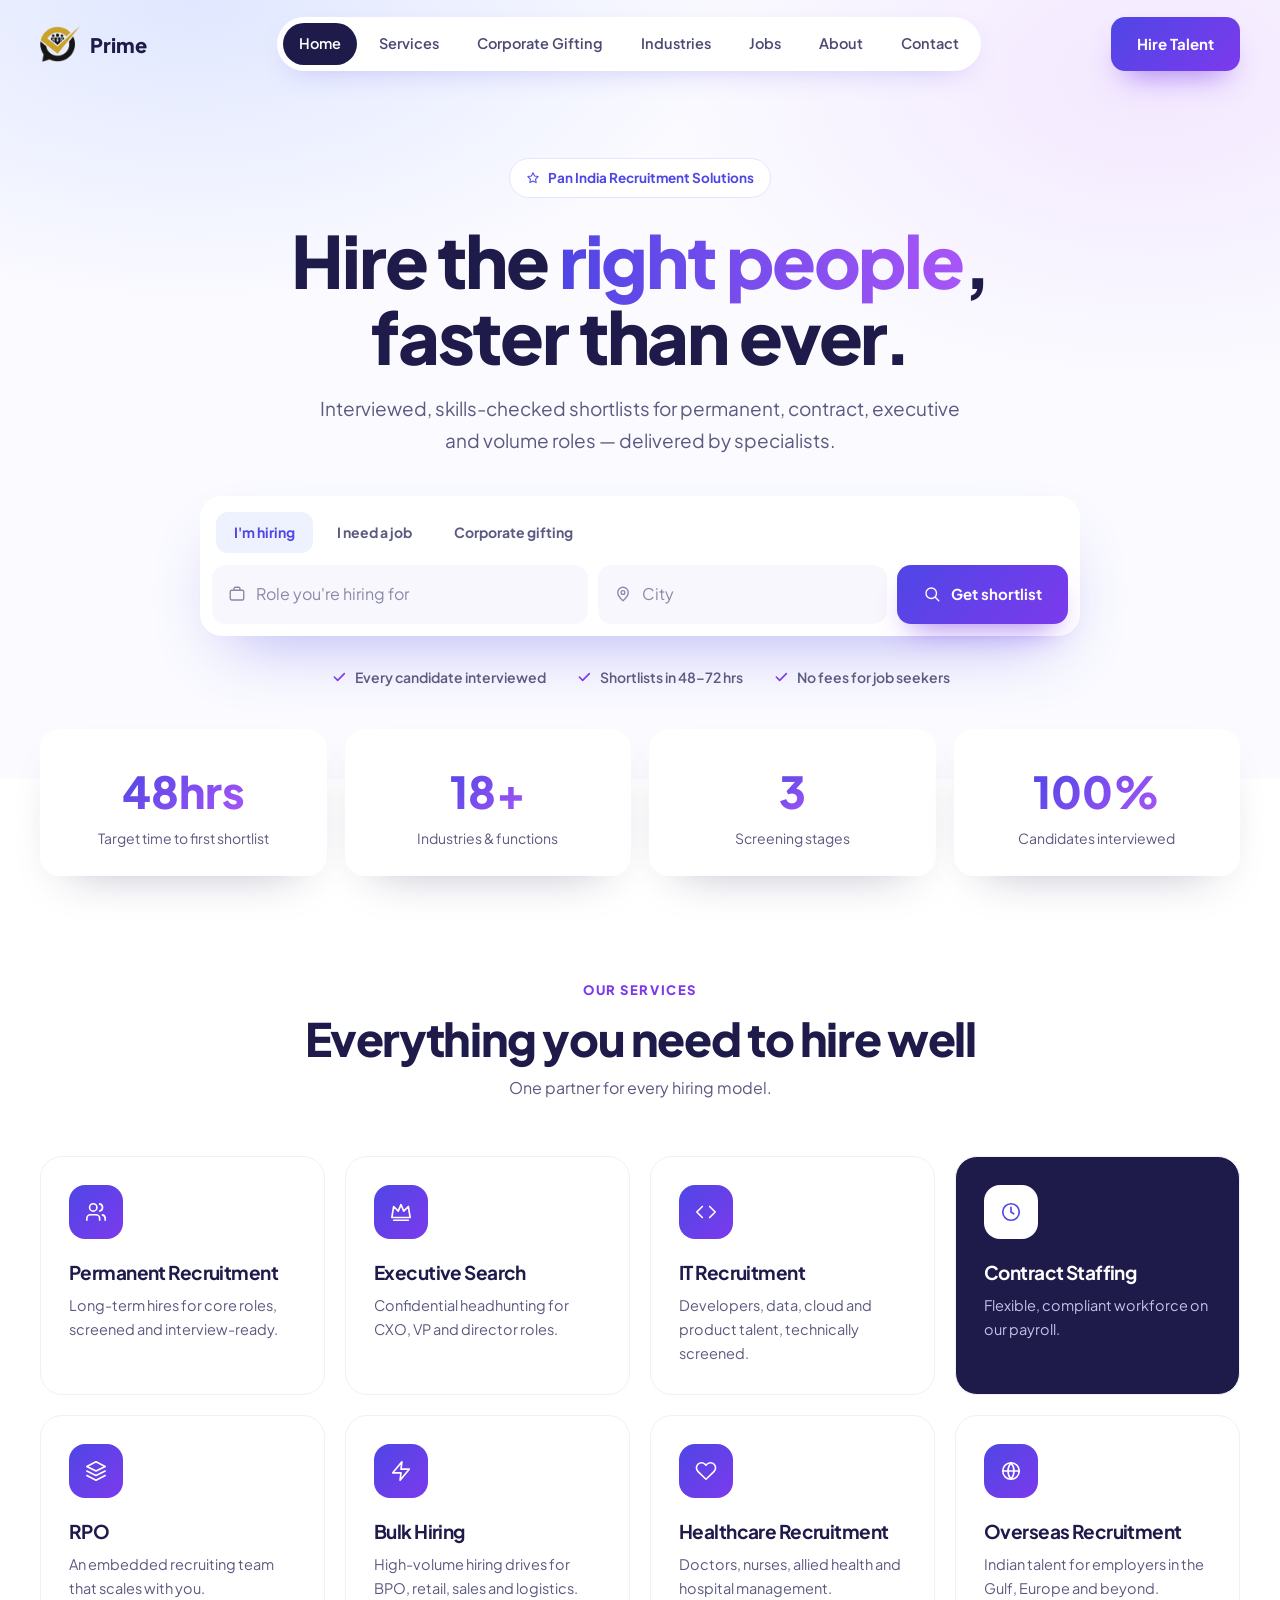
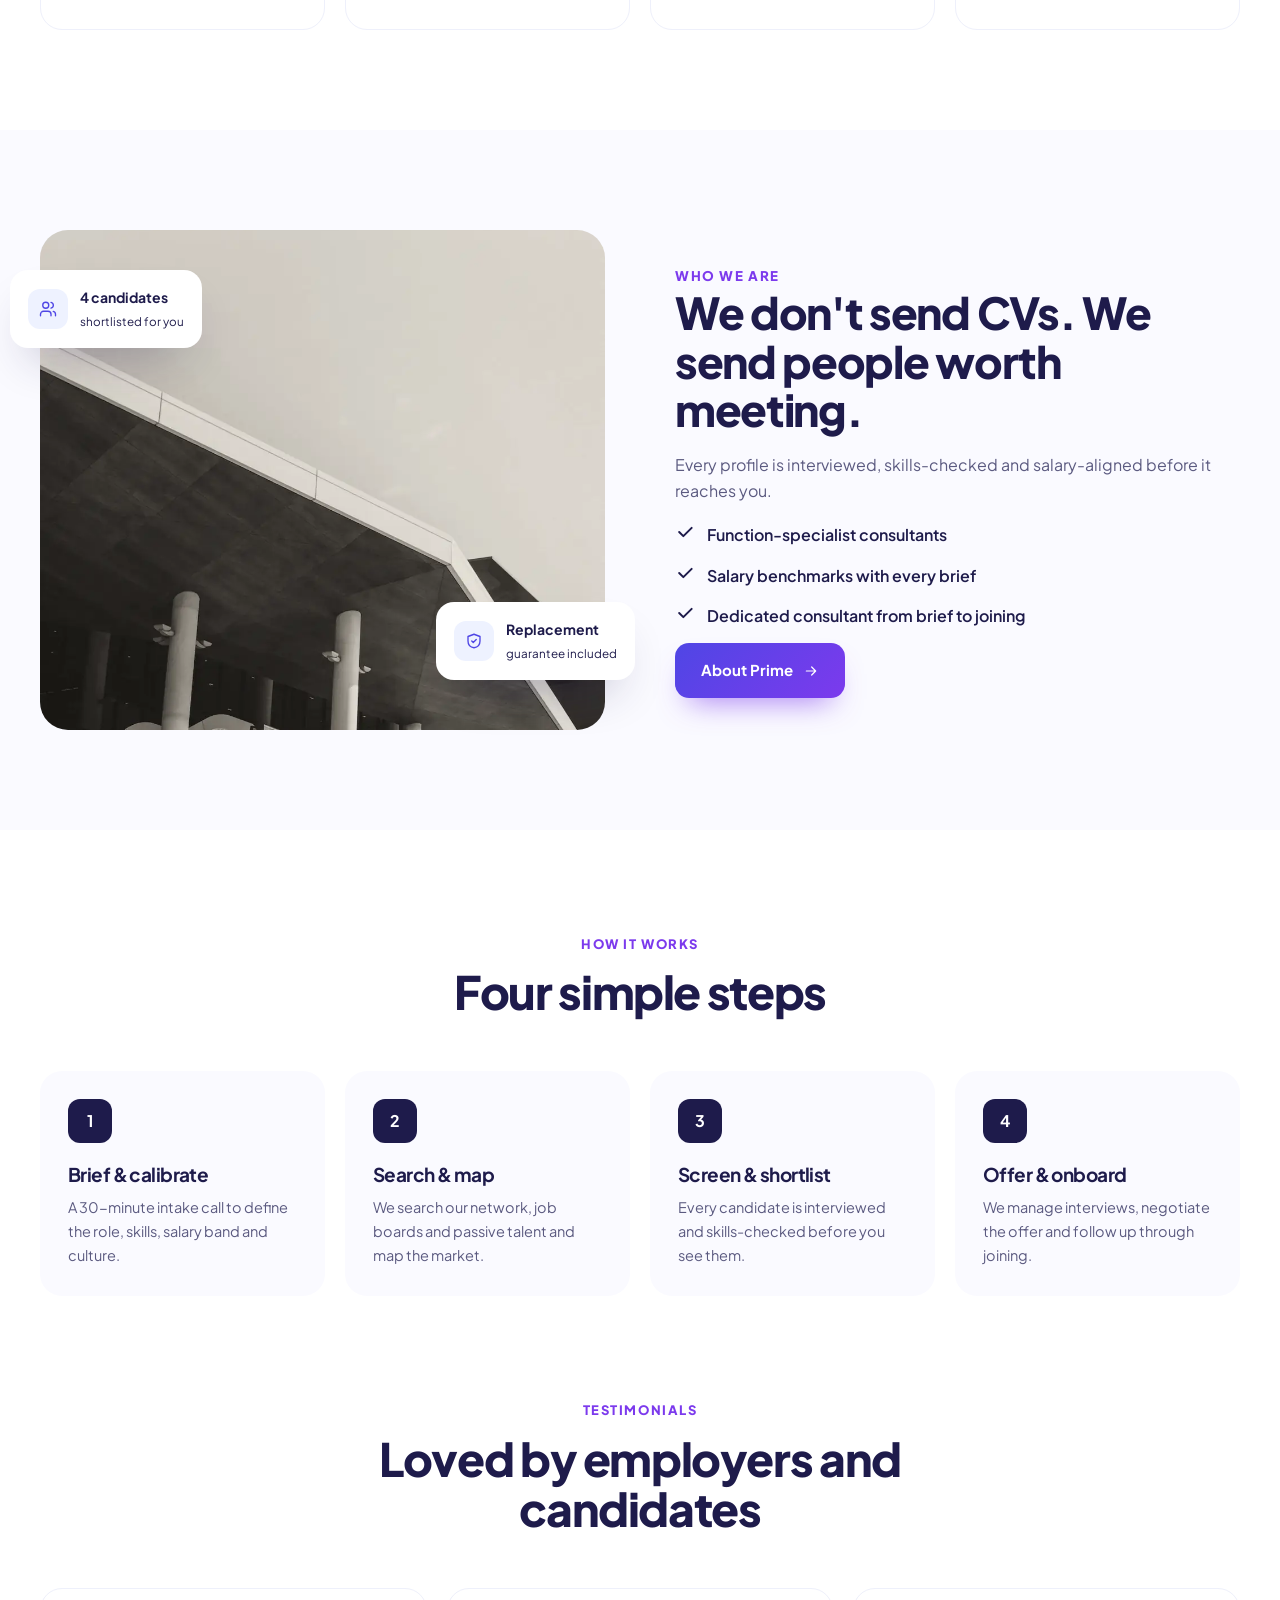
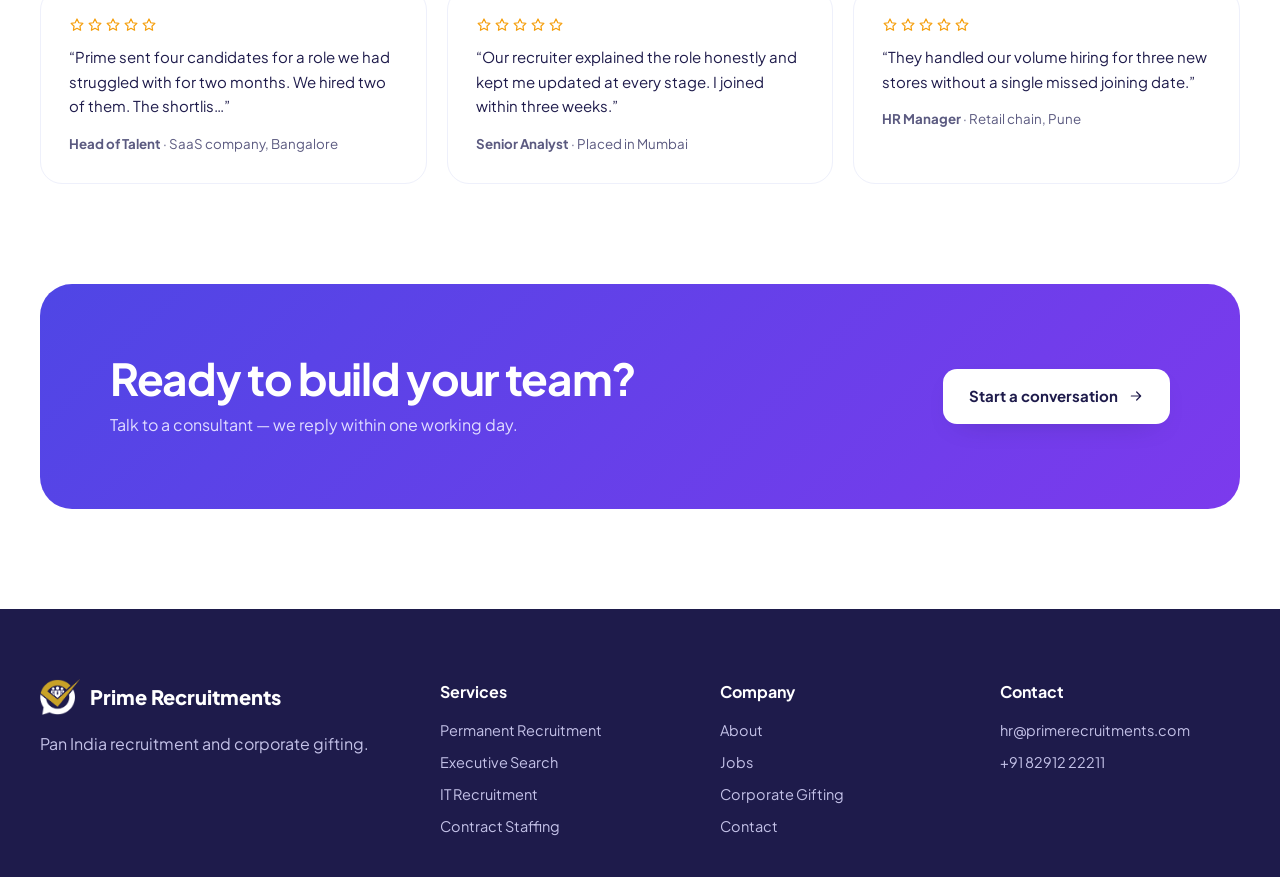
<file: wordpress-theme/design-options/option-3.html>
<!doctype html><html lang="en"><head><meta charset="utf-8"><title>Option 3 — Modern Gradient</title>
<link rel="preconnect" href="https://fonts.googleapis.com"><link href="https://fonts.googleapis.com/css2?family=Plus+Jakarta+Sans:wght@400;500;600;700;800&display=swap" rel="stylesheet">
<style>*{box-sizing:border-box;margin:0;padding:0}img{display:block;max-width:100%}a{color:inherit;text-decoration:none}ul{list-style:none}
.wrap{width:1200px;margin:0 auto}
body{font-family:'Plus Jakarta Sans',sans-serif;background:#fff;color:#1E1B4B;font-size:16px;line-height:1.65}
h1,h2,h3{letter-spacing:-.03em}
.hero{background:radial-gradient(900px 500px at 15% 0%,#E0E7FF,transparent 60%),radial-gradient(800px 500px at 90% 10%,#F3E8FF,transparent 60%),#FAFAFF;padding-bottom:90px}
header .wrap{display:flex;align-items:center;justify-content:space-between;height:88px}.logo{display:flex;align-items:center;gap:10px;font-weight:800;font-size:20px}.logo img{width:40px}
nav{display:flex;gap:6px;background:#fff;padding:6px;border-radius:999px;box-shadow:0 10px 30px -15px rgba(79,70,229,.35);font-size:14.5px;font-weight:600}nav a{padding:9px 16px;border-radius:999px;color:#4c4a73}nav .on{background:#1E1B4B;color:#fff}
.btn{display:inline-flex;align-items:center;gap:10px;padding:15px 26px;border-radius:14px;font-weight:700;font-size:15px}.grad{background:linear-gradient(135deg,#4F46E5,#7C3AED);color:#fff;box-shadow:0 16px 30px -14px rgba(124,58,237,.7)}.wh{background:#fff;color:#1E1B4B;box-shadow:0 10px 30px -18px rgba(30,27,75,.4)}
.hc{text-align:center;padding-top:70px}.pill{display:inline-flex;gap:8px;align-items:center;background:#fff;border:1px solid #E0E7FF;border-radius:999px;padding:8px 16px;font-size:13.5px;font-weight:700;color:#4F46E5}
.hc h1{font-size:72px;line-height:1.05;font-weight:800;margin:24px auto 0;max-width:950px}.hc h1 span{background:linear-gradient(90deg,#4F46E5,#A855F7);-webkit-background-clip:text;color:transparent}
.hc p{font-size:19px;color:#5b5a80;max-width:640px;margin:20px auto 0}
.search{margin:40px auto 0;width:880px;background:#fff;border-radius:22px;box-shadow:0 30px 70px -30px rgba(79,70,229,.45);padding:12px}
.tabs{display:flex;gap:6px;padding:4px 4px 12px}.tabs span{padding:9px 18px;border-radius:12px;font-weight:700;font-size:14px;color:#5b5a80}.tabs .on{background:#EEF2FF;color:#4F46E5}
.fields{display:grid;grid-template-columns:1.3fr 1fr auto;gap:10px}.fields div{display:flex;gap:10px;align-items:center;background:#F7F7FD;border-radius:14px;padding:16px;color:#8a89a8;text-align:left}
.trust{display:flex;justify-content:center;gap:30px;margin-top:30px;font-size:14px;font-weight:600;color:#5b5a80}.trust span{display:flex;gap:8px;align-items:center}.trust svg{color:#7C3AED}
.stats{display:grid;grid-template-columns:repeat(4,1fr);gap:18px;margin-top:-50px;position:relative}.stats div{background:#fff;border-radius:20px;padding:26px;box-shadow:0 20px 50px -30px rgba(30,27,75,.4);text-align:center}
.stats b{font-size:44px;font-weight:800;background:linear-gradient(135deg,#4F46E5,#A855F7);-webkit-background-clip:text;color:transparent}.stats p{font-size:14px;color:#5b5a80}
section.s{padding:100px 0}.ch{text-align:center;max-width:720px;margin:0 auto 54px}.ch small{color:#7C3AED;font-weight:800;letter-spacing:.12em;font-size:13px}.ch h2{font-size:46px;font-weight:800;margin-top:10px;line-height:1.1}.ch p{color:#5b5a80;margin-top:12px}
.grid{display:grid;grid-template-columns:repeat(4,1fr);gap:20px}.card{border-radius:22px;padding:28px;background:#fff;border:1px solid #EEF0FB}.card i{width:54px;height:54px;border-radius:16px;display:grid;place-items:center;color:#fff;background:linear-gradient(135deg,#4F46E5,#7C3AED);margin-bottom:18px}
.card h3{font-size:19px;margin-bottom:6px}.card p{font-size:14.5px;color:#5b5a80}.card.alt{background:#1E1B4B;color:#fff}.card.alt p{color:#c4c2e8}.card.alt i{background:#fff;color:#4F46E5}
.feat{background:#FAFAFF}.feat .wrap{display:grid;grid-template-columns:1fr 1fr;gap:70px;align-items:center}.imgbox{position:relative}.imgbox img{width:100%;height:500px;object-fit:cover;border-radius:28px}
.float{position:absolute;background:#fff;border-radius:18px;padding:16px 18px;box-shadow:0 24px 50px -24px rgba(30,27,75,.45);display:flex;gap:12px;align-items:center;font-size:14px}.float i{width:40px;height:40px;border-radius:12px;background:#EEF2FF;color:#4F46E5;display:grid;place-items:center}
.f1{left:-30px;top:40px}.f2{right:-30px;bottom:50px}.feat h2{font-size:44px;line-height:1.1;font-weight:800}.feat p{color:#5b5a80;margin:18px 0}.feat li{display:flex;gap:12px;margin:14px 0;font-weight:600}.feat li i{color:#7C3AED}
.steps{display:grid;grid-template-columns:repeat(4,1fr);gap:20px}.steps div{border-radius:22px;padding:28px;background:#FAFAFF;position:relative}.steps b{display:grid;place-items:center;width:44px;height:44px;border-radius:12px;background:#1E1B4B;color:#fff;margin-bottom:16px}.steps h3{font-size:19px;margin-bottom:6px}.steps p{font-size:14.5px;color:#5b5a80}
.tst{display:grid;grid-template-columns:repeat(3,1fr);gap:20px}.tst div{border-radius:22px;padding:28px;border:1px solid #EEF0FB}.tst .stars{color:#F59E0B;display:flex;gap:2px;margin-bottom:12px}.tst p{font-size:15px}.tst small{display:block;margin-top:14px;color:#5b5a80}
.cta .wrap{border-radius:32px;padding:70px;background:linear-gradient(135deg,#4F46E5,#7C3AED);color:#fff;display:flex;justify-content:space-between;align-items:center}.cta h2{font-size:44px;max-width:620px;line-height:1.1}.cta p{color:#e0dcff;margin-top:10px}
footer{background:#1E1B4B;color:#c4c2e8;padding:70px 0 30px;margin-top:100px}footer .wrap{display:grid;grid-template-columns:1.5fr 1fr 1fr 1fr;gap:40px}footer h4{color:#fff;margin-bottom:14px}footer li{margin:8px 0;font-size:14.5px}
</style></head><body>
<div class="hero"><header><div class="wrap"><div class="logo"><img src="../prime-recruitments/assets/img/logo-mark-dark.png">Prime</div><nav><a class="on">Home</a><a class="">Services</a><a class="">Corporate Gifting</a><a class="">Industries</a><a class="">Jobs</a><a class="">About</a><a class="">Contact</a></nav><a class="btn grad">Hire Talent</a></div></header>
<div class="wrap hc"><span class="pill"><svg width="14" height="14" viewBox="0 0 24 24" fill="none" stroke="currentColor" stroke-width="1.8" stroke-linecap="round" stroke-linejoin="round"><path d="m12 3 2.7 5.6 6.1.9-4.4 4.3 1 6.1L12 17l-5.4 2.9 1-6.1L3.2 9.5l6.1-.9z"/></svg> Pan India Recruitment Solutions</span><h1>Hire the <span>right people</span>,<br>faster than ever.</h1>
<p>Interviewed, skills-checked shortlists for permanent, contract, executive and volume roles — delivered by specialists.</p>
<div class="search"><div class="tabs"><span class="on">I'm hiring</span><span>I need a job</span><span>Corporate gifting</span></div><div class="fields"><div><svg width="18" height="18" viewBox="0 0 24 24" fill="none" stroke="currentColor" stroke-width="1.8" stroke-linecap="round" stroke-linejoin="round"><rect x="3" y="7" width="18" height="13" rx="2"/><path d="M8 7V5a2 2 0 0 1 2-2h4a2 2 0 0 1 2 2v2"/></svg> Role you're hiring for</div><div><svg width="18" height="18" viewBox="0 0 24 24" fill="none" stroke="currentColor" stroke-width="1.8" stroke-linecap="round" stroke-linejoin="round"><path d="M12 21s-7-6.2-7-11a7 7 0 0 1 14 0c0 4.8-7 11-7 11z"/><circle cx="12" cy="10" r="2.5"/></svg> City</div><a class="btn grad"><svg width="18" height="18" viewBox="0 0 24 24" fill="none" stroke="currentColor" stroke-width="1.8" stroke-linecap="round" stroke-linejoin="round"><circle cx="11" cy="11" r="7"/><path d="m21 21-4.3-4.3"/></svg> Get shortlist</a></div></div>
<div class="trust"><span><svg width="16" height="16" viewBox="0 0 24 24" fill="none" stroke="currentColor" stroke-width="2.4" stroke-linecap="round" stroke-linejoin="round"><path d="m5 12 5 5L20 7"/></svg> Every candidate interviewed</span><span><svg width="16" height="16" viewBox="0 0 24 24" fill="none" stroke="currentColor" stroke-width="2.4" stroke-linecap="round" stroke-linejoin="round"><path d="m5 12 5 5L20 7"/></svg> Shortlists in 48–72 hrs</span><span><svg width="16" height="16" viewBox="0 0 24 24" fill="none" stroke="currentColor" stroke-width="2.4" stroke-linecap="round" stroke-linejoin="round"><path d="m5 12 5 5L20 7"/></svg> No fees for job seekers</span></div></div></div>
<div class="wrap"><div class="stats"><div><b>48hrs</b><p>Target time to first shortlist</p></div><div><b>18+</b><p>Industries & functions</p></div><div><b>3</b><p>Screening stages</p></div><div><b>100%</b><p>Candidates interviewed</p></div></div></div>
<section class="s"><div class="wrap"><div class="ch"><small>OUR SERVICES</small><h2>Everything you need to hire well</h2><p>One partner for every hiring model.</p></div><div class="grid"><div class="card"><i><svg width="22" height="22" viewBox="0 0 24 24" fill="none" stroke="currentColor" stroke-width="1.8" stroke-linecap="round" stroke-linejoin="round"><path d="M16 21v-2a4 4 0 0 0-4-4H6a4 4 0 0 0-4 4v2"/><circle cx="9" cy="7" r="4"/><path d="M22 21v-2a4 4 0 0 0-3-3.9M16 3.1a4 4 0 0 1 0 7.8"/></svg></i><h3>Permanent Recruitment</h3><p>Long-term hires for core roles, screened and interview-ready.</p></div><div class="card"><i><svg width="22" height="22" viewBox="0 0 24 24" fill="none" stroke="currentColor" stroke-width="1.8" stroke-linecap="round" stroke-linejoin="round"><path d="m2 18 2-12 5 5 3-7 3 7 5-5 2 12z"/><path d="M4 21h16"/></svg></i><h3>Executive Search</h3><p>Confidential headhunting for CXO, VP and director roles.</p></div><div class="card"><i><svg width="22" height="22" viewBox="0 0 24 24" fill="none" stroke="currentColor" stroke-width="1.8" stroke-linecap="round" stroke-linejoin="round"><path d="m16 18 6-6-6-6M8 6l-6 6 6 6"/></svg></i><h3>IT Recruitment</h3><p>Developers, data, cloud and product talent, technically screened.</p></div><div class="card alt"><i><svg width="22" height="22" viewBox="0 0 24 24" fill="none" stroke="currentColor" stroke-width="1.8" stroke-linecap="round" stroke-linejoin="round"><circle cx="12" cy="12" r="9"/><path d="M12 7v5l3 2"/></svg></i><h3>Contract Staffing</h3><p>Flexible, compliant workforce on our payroll.</p></div><div class="card"><i><svg width="22" height="22" viewBox="0 0 24 24" fill="none" stroke="currentColor" stroke-width="1.8" stroke-linecap="round" stroke-linejoin="round"><path d="m12 2 10 5-10 5L2 7z"/><path d="m2 17 10 5 10-5M2 12l10 5 10-5"/></svg></i><h3>RPO</h3><p>An embedded recruiting team that scales with you.</p></div><div class="card"><i><svg width="22" height="22" viewBox="0 0 24 24" fill="none" stroke="currentColor" stroke-width="1.8" stroke-linecap="round" stroke-linejoin="round"><path d="M13 2 3 14h9l-1 8 10-12h-9z"/></svg></i><h3>Bulk Hiring</h3><p>High-volume hiring drives for BPO, retail, sales and logistics.</p></div><div class="card"><i><svg width="22" height="22" viewBox="0 0 24 24" fill="none" stroke="currentColor" stroke-width="1.8" stroke-linecap="round" stroke-linejoin="round"><path d="M20.8 4.6a5.5 5.5 0 0 0-7.8 0L12 5.7l-1-1.1a5.5 5.5 0 0 0-7.8 7.8l1 1.1L12 21l7.8-7.5 1-1.1a5.5 5.5 0 0 0 0-7.8z"/></svg></i><h3>Healthcare Recruitment</h3><p>Doctors, nurses, allied health and hospital management.</p></div><div class="card"><i><svg width="22" height="22" viewBox="0 0 24 24" fill="none" stroke="currentColor" stroke-width="1.8" stroke-linecap="round" stroke-linejoin="round"><circle cx="12" cy="12" r="9"/><path d="M3 12h18M12 3a14 14 0 0 1 0 18 14 14 0 0 1 0-18"/></svg></i><h3>Overseas Recruitment</h3><p>Indian talent for employers in the Gulf, Europe and beyond.</p></div></div></div></section>
<section class="s feat"><div class="wrap"><div class="imgbox"><img src="../prime-recruitments/assets/img/photo-atrium.webp"><div class="float f1"><i><svg width="18" height="18" viewBox="0 0 24 24" fill="none" stroke="currentColor" stroke-width="1.8" stroke-linecap="round" stroke-linejoin="round"><path d="M16 21v-2a4 4 0 0 0-4-4H6a4 4 0 0 0-4 4v2"/><circle cx="9" cy="7" r="4"/><path d="M22 21v-2a4 4 0 0 0-3-3.9M16 3.1a4 4 0 0 1 0 7.8"/></svg></i><div><b>4 candidates</b><br><small>shortlisted for you</small></div></div><div class="float f2"><i><svg width="18" height="18" viewBox="0 0 24 24" fill="none" stroke="currentColor" stroke-width="1.8" stroke-linecap="round" stroke-linejoin="round"><path d="M12 3 4 6v6c0 5 3.4 8.3 8 9 4.6-.7 8-4 8-9V6z"/><path d="m9 12 2 2 4-4"/></svg></i><div><b>Replacement</b><br><small>guarantee included</small></div></div></div>
<div><small style="color:#7C3AED;font-weight:800;letter-spacing:.12em">WHO WE ARE</small><h2>We don't send CVs. We send people worth meeting.</h2><p>Every profile is interviewed, skills-checked and salary-aligned before it reaches you.</p><ul><li><svg width="20" height="20" viewBox="0 0 24 24" fill="none" stroke="currentColor" stroke-width="2.4" stroke-linecap="round" stroke-linejoin="round"><path d="m5 12 5 5L20 7"/></svg> Function-specialist consultants</li><li><svg width="20" height="20" viewBox="0 0 24 24" fill="none" stroke="currentColor" stroke-width="2.4" stroke-linecap="round" stroke-linejoin="round"><path d="m5 12 5 5L20 7"/></svg> Salary benchmarks with every brief</li><li><svg width="20" height="20" viewBox="0 0 24 24" fill="none" stroke="currentColor" stroke-width="2.4" stroke-linecap="round" stroke-linejoin="round"><path d="m5 12 5 5L20 7"/></svg> Dedicated consultant from brief to joining</li></ul><a class="btn grad">About Prime <svg width="16" height="16" viewBox="0 0 24 24" fill="none" stroke="currentColor" stroke-width="1.8" stroke-linecap="round" stroke-linejoin="round"><path d="M5 12h14M13 6l6 6-6 6"/></svg></a></div></div></section>
<section class="s"><div class="wrap"><div class="ch"><small>HOW IT WORKS</small><h2>Four simple steps</h2></div><div class="steps"><div><b>1</b><h3>Brief & calibrate</h3><p>A 30-minute intake call to define the role, skills, salary band and culture.</p></div><div><b>2</b><h3>Search & map</h3><p>We search our network, job boards and passive talent and map the market.</p></div><div><b>3</b><h3>Screen & shortlist</h3><p>Every candidate is interviewed and skills-checked before you see them.</p></div><div><b>4</b><h3>Offer & onboard</h3><p>We manage interviews, negotiate the offer and follow up through joining.</p></div></div></div></section>
<section class="s" style="padding-top:0"><div class="wrap"><div class="ch"><small>TESTIMONIALS</small><h2>Loved by employers and candidates</h2></div><div class="tst"><div><span class="stars"><svg width="16" height="16" viewBox="0 0 24 24" fill="none" stroke="currentColor" stroke-width="1.8" stroke-linecap="round" stroke-linejoin="round"><path d="m12 3 2.7 5.6 6.1.9-4.4 4.3 1 6.1L12 17l-5.4 2.9 1-6.1L3.2 9.5l6.1-.9z"/></svg><svg width="16" height="16" viewBox="0 0 24 24" fill="none" stroke="currentColor" stroke-width="1.8" stroke-linecap="round" stroke-linejoin="round"><path d="m12 3 2.7 5.6 6.1.9-4.4 4.3 1 6.1L12 17l-5.4 2.9 1-6.1L3.2 9.5l6.1-.9z"/></svg><svg width="16" height="16" viewBox="0 0 24 24" fill="none" stroke="currentColor" stroke-width="1.8" stroke-linecap="round" stroke-linejoin="round"><path d="m12 3 2.7 5.6 6.1.9-4.4 4.3 1 6.1L12 17l-5.4 2.9 1-6.1L3.2 9.5l6.1-.9z"/></svg><svg width="16" height="16" viewBox="0 0 24 24" fill="none" stroke="currentColor" stroke-width="1.8" stroke-linecap="round" stroke-linejoin="round"><path d="m12 3 2.7 5.6 6.1.9-4.4 4.3 1 6.1L12 17l-5.4 2.9 1-6.1L3.2 9.5l6.1-.9z"/></svg><svg width="16" height="16" viewBox="0 0 24 24" fill="none" stroke="currentColor" stroke-width="1.8" stroke-linecap="round" stroke-linejoin="round"><path d="m12 3 2.7 5.6 6.1.9-4.4 4.3 1 6.1L12 17l-5.4 2.9 1-6.1L3.2 9.5l6.1-.9z"/></svg></span><p>“Prime sent four candidates for a role we had struggled with for two months. We hired two of them. The shortlis…”</p><small><b>Head of Talent</b> · SaaS company, Bangalore</small></div><div><span class="stars"><svg width="16" height="16" viewBox="0 0 24 24" fill="none" stroke="currentColor" stroke-width="1.8" stroke-linecap="round" stroke-linejoin="round"><path d="m12 3 2.7 5.6 6.1.9-4.4 4.3 1 6.1L12 17l-5.4 2.9 1-6.1L3.2 9.5l6.1-.9z"/></svg><svg width="16" height="16" viewBox="0 0 24 24" fill="none" stroke="currentColor" stroke-width="1.8" stroke-linecap="round" stroke-linejoin="round"><path d="m12 3 2.7 5.6 6.1.9-4.4 4.3 1 6.1L12 17l-5.4 2.9 1-6.1L3.2 9.5l6.1-.9z"/></svg><svg width="16" height="16" viewBox="0 0 24 24" fill="none" stroke="currentColor" stroke-width="1.8" stroke-linecap="round" stroke-linejoin="round"><path d="m12 3 2.7 5.6 6.1.9-4.4 4.3 1 6.1L12 17l-5.4 2.9 1-6.1L3.2 9.5l6.1-.9z"/></svg><svg width="16" height="16" viewBox="0 0 24 24" fill="none" stroke="currentColor" stroke-width="1.8" stroke-linecap="round" stroke-linejoin="round"><path d="m12 3 2.7 5.6 6.1.9-4.4 4.3 1 6.1L12 17l-5.4 2.9 1-6.1L3.2 9.5l6.1-.9z"/></svg><svg width="16" height="16" viewBox="0 0 24 24" fill="none" stroke="currentColor" stroke-width="1.8" stroke-linecap="round" stroke-linejoin="round"><path d="m12 3 2.7 5.6 6.1.9-4.4 4.3 1 6.1L12 17l-5.4 2.9 1-6.1L3.2 9.5l6.1-.9z"/></svg></span><p>“Our recruiter explained the role honestly and kept me updated at every stage. I joined within three weeks.”</p><small><b>Senior Analyst</b> · Placed in Mumbai</small></div><div><span class="stars"><svg width="16" height="16" viewBox="0 0 24 24" fill="none" stroke="currentColor" stroke-width="1.8" stroke-linecap="round" stroke-linejoin="round"><path d="m12 3 2.7 5.6 6.1.9-4.4 4.3 1 6.1L12 17l-5.4 2.9 1-6.1L3.2 9.5l6.1-.9z"/></svg><svg width="16" height="16" viewBox="0 0 24 24" fill="none" stroke="currentColor" stroke-width="1.8" stroke-linecap="round" stroke-linejoin="round"><path d="m12 3 2.7 5.6 6.1.9-4.4 4.3 1 6.1L12 17l-5.4 2.9 1-6.1L3.2 9.5l6.1-.9z"/></svg><svg width="16" height="16" viewBox="0 0 24 24" fill="none" stroke="currentColor" stroke-width="1.8" stroke-linecap="round" stroke-linejoin="round"><path d="m12 3 2.7 5.6 6.1.9-4.4 4.3 1 6.1L12 17l-5.4 2.9 1-6.1L3.2 9.5l6.1-.9z"/></svg><svg width="16" height="16" viewBox="0 0 24 24" fill="none" stroke="currentColor" stroke-width="1.8" stroke-linecap="round" stroke-linejoin="round"><path d="m12 3 2.7 5.6 6.1.9-4.4 4.3 1 6.1L12 17l-5.4 2.9 1-6.1L3.2 9.5l6.1-.9z"/></svg><svg width="16" height="16" viewBox="0 0 24 24" fill="none" stroke="currentColor" stroke-width="1.8" stroke-linecap="round" stroke-linejoin="round"><path d="m12 3 2.7 5.6 6.1.9-4.4 4.3 1 6.1L12 17l-5.4 2.9 1-6.1L3.2 9.5l6.1-.9z"/></svg></span><p>“They handled our volume hiring for three new stores without a single missed joining date.”</p><small><b>HR Manager</b> · Retail chain, Pune</small></div></div></div></section>
<section class="cta"><div class="wrap"><div><h2>Ready to build your team?</h2><p>Talk to a consultant — we reply within one working day.</p></div><a class="btn wh">Start a conversation <svg width="16" height="16" viewBox="0 0 24 24" fill="none" stroke="currentColor" stroke-width="1.8" stroke-linecap="round" stroke-linejoin="round"><path d="M5 12h14M13 6l6 6-6 6"/></svg></a></div></section>
<footer><div class="wrap"><div><div class="logo" style="color:#fff"><img src="../prime-recruitments/assets/img/logo-mark-light.png">Prime Recruitments</div><p style="margin-top:16px">Pan India recruitment and corporate gifting.</p></div><div><h4>Services</h4><ul><li>Permanent Recruitment</li><li>Executive Search</li><li>IT Recruitment</li><li>Contract Staffing</li></ul></div><div><h4>Company</h4><ul><li>About</li><li>Jobs</li><li>Corporate Gifting</li><li>Contact</li></ul></div><div><h4>Contact</h4><ul><li>hr@primerecruitments.com</li><li>+91 82912 22211</li></ul></div></div></footer></body></html>
</file>
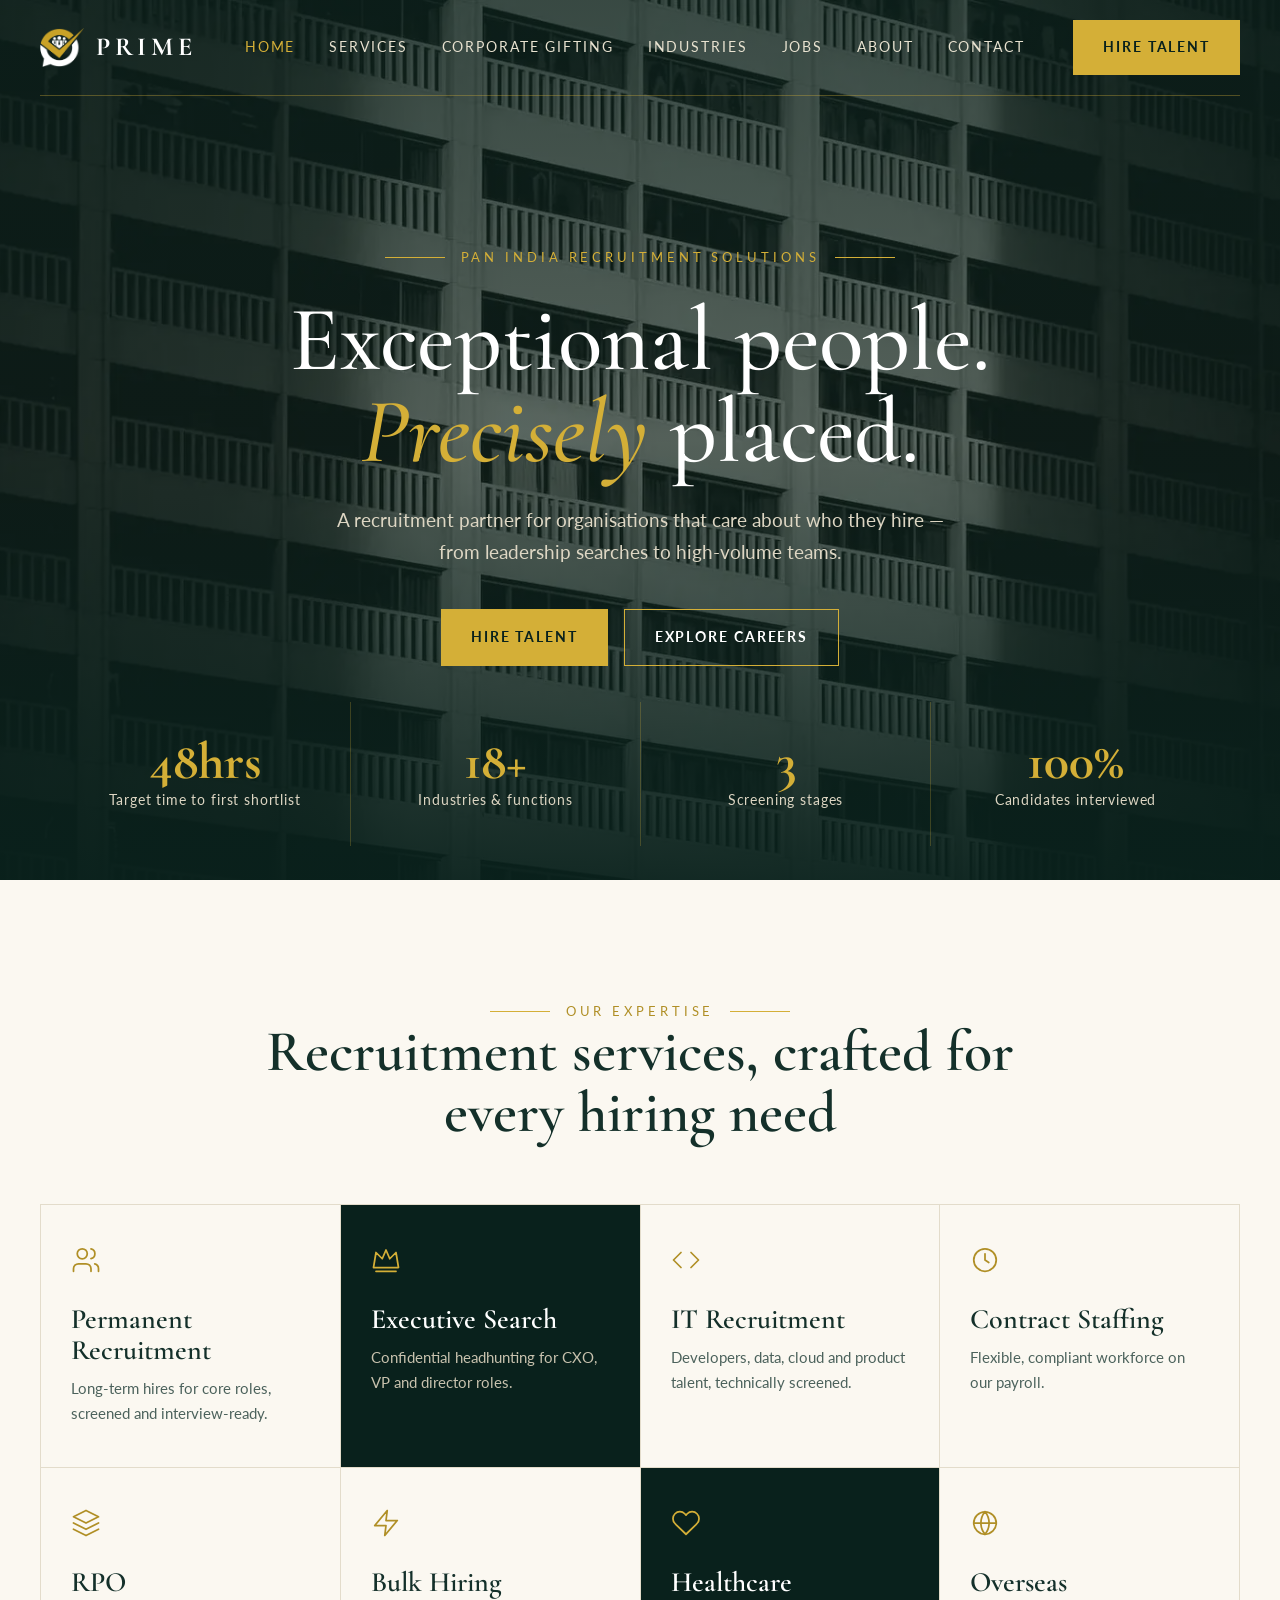
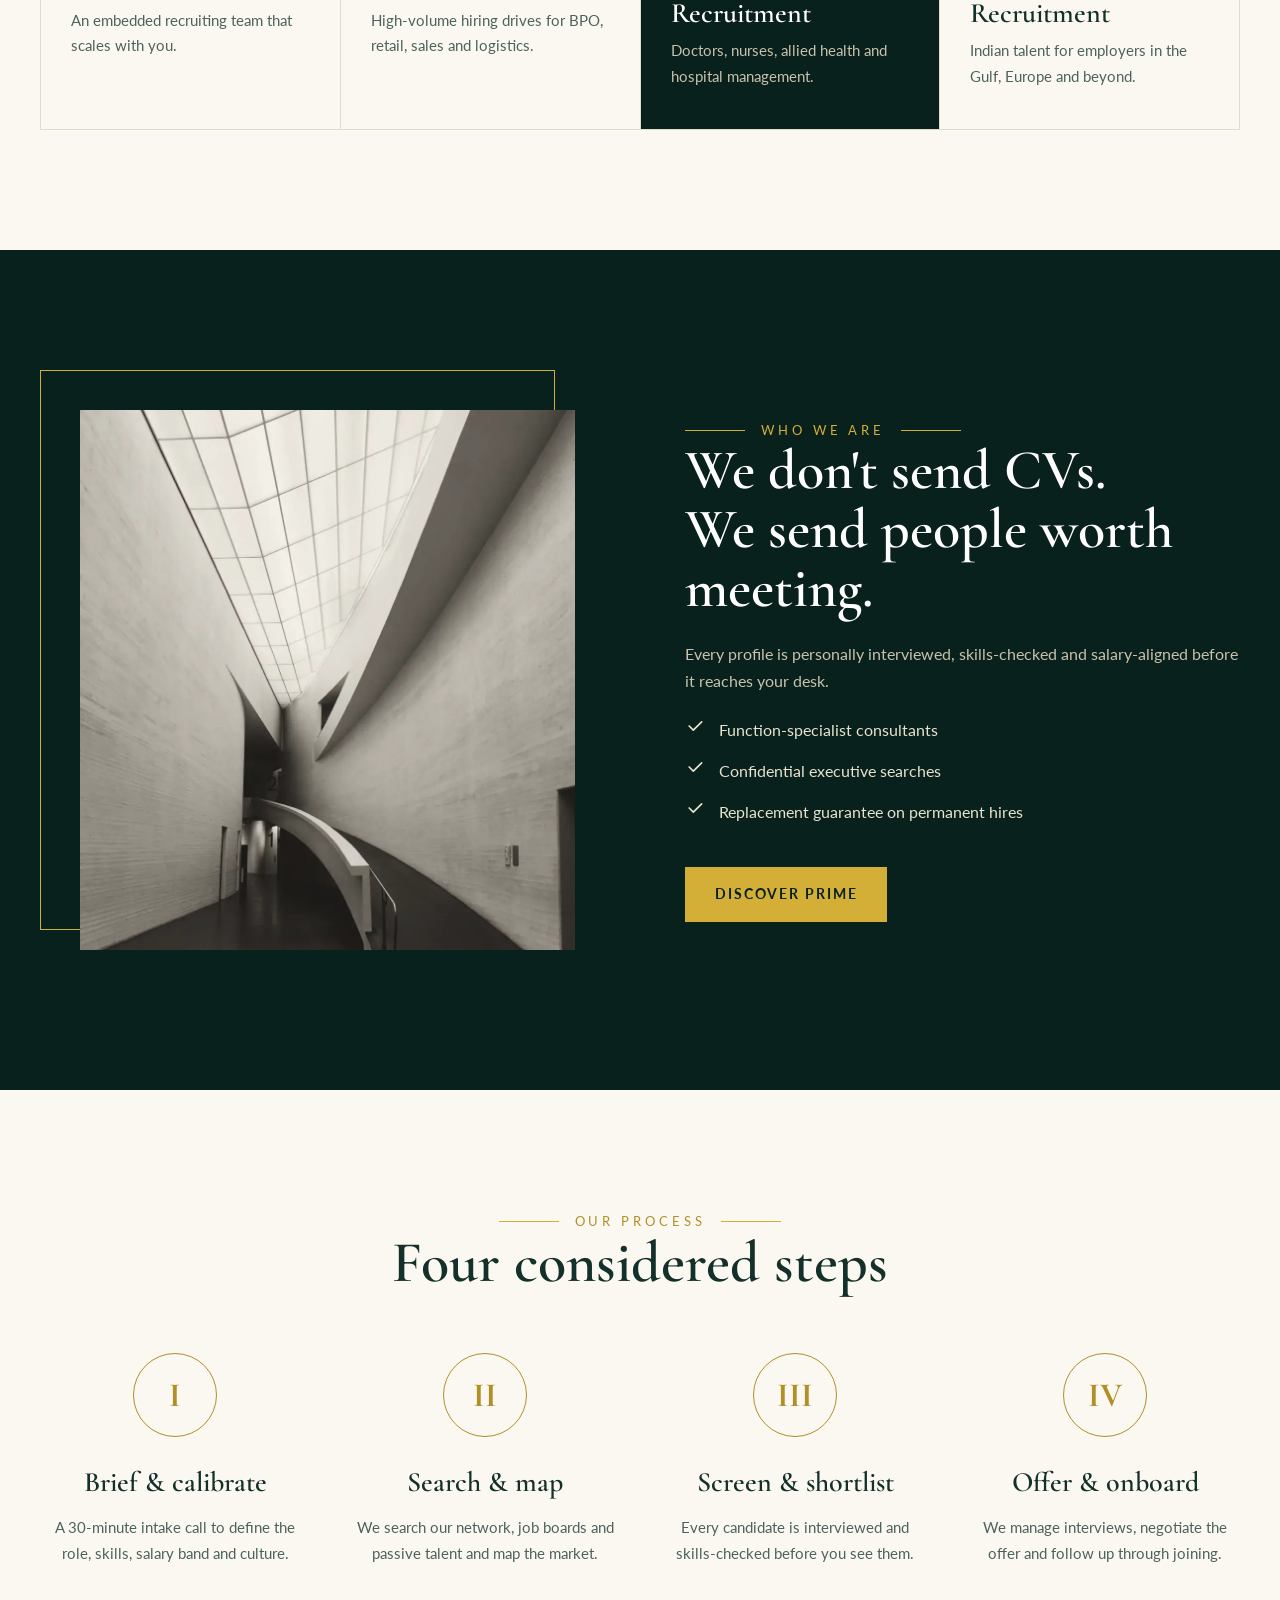
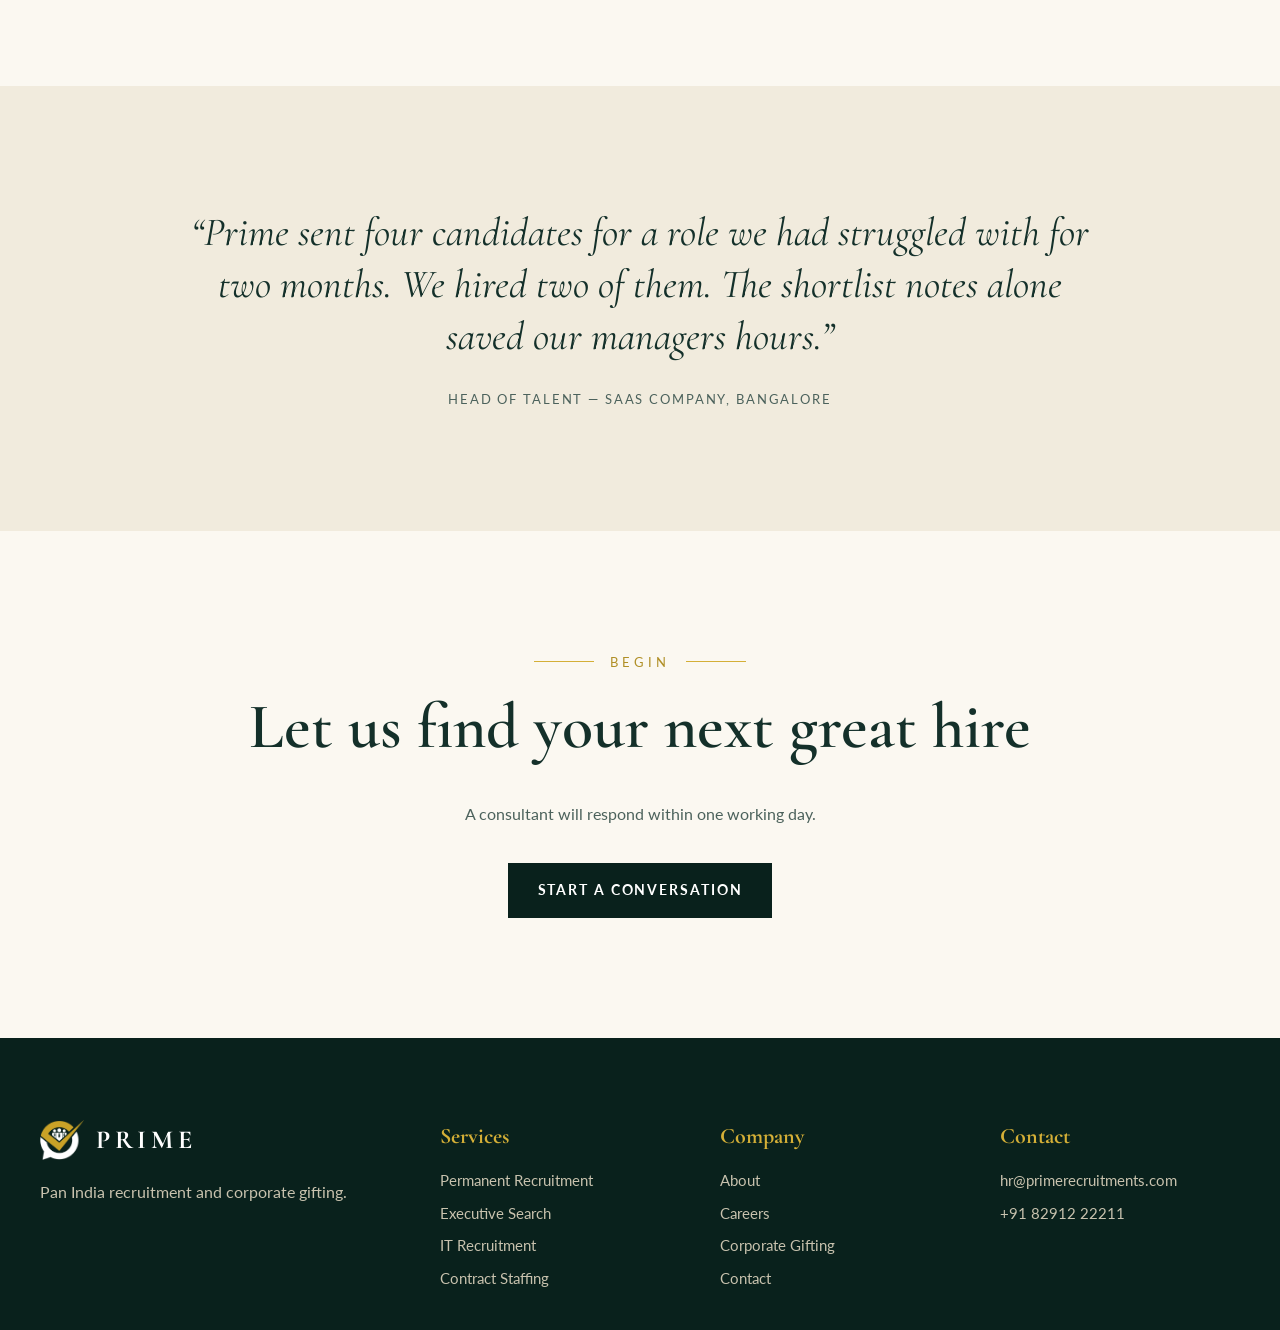
<file: wordpress-theme/design-options/option-4.html>
<!doctype html><html lang="en"><head><meta charset="utf-8"><title>Option 4 — Premium Executive</title>
<link rel="preconnect" href="https://fonts.googleapis.com"><link href="https://fonts.googleapis.com/css2?family=Cormorant+Garamond:ital,wght@0,500;0,600;0,700;1,500&family=Lato:wght@400;700&display=swap" rel="stylesheet">
<style>*{box-sizing:border-box;margin:0;padding:0}img{display:block;max-width:100%}a{color:inherit;text-decoration:none}ul{list-style:none}
.wrap{width:1200px;margin:0 auto}
body{font-family:'Lato',sans-serif;background:#FBF8F1;color:#14302A;font-size:16px;line-height:1.7}
h1,h2,h3{font-family:'Cormorant Garamond',serif;font-weight:600}
.hero{position:relative;height:880px;color:#fff;overflow:hidden}.hero>img{position:absolute;inset:0;width:100%;height:100%;object-fit:cover}.hero:after{content:"";position:absolute;inset:0;background:linear-gradient(180deg,rgba(9,33,28,.75),rgba(9,33,28,.6) 50%,rgba(9,33,28,.95))}
header{position:relative;z-index:2}header .wrap{display:flex;align-items:center;justify-content:space-between;height:96px;border-bottom:1px solid rgba(212,175,55,.35)}
.logo{display:flex;align-items:center;gap:12px;font-family:'Cormorant Garamond';font-size:26px;letter-spacing:.18em;font-weight:700}.logo img{width:44px}
nav{display:flex;gap:34px;font-size:13.5px;letter-spacing:.14em;text-transform:uppercase;color:#e8e2d0}nav .on{color:#D4AF37}
.btn{display:inline-flex;align-items:center;gap:12px;padding:16px 30px;font-size:13.5px;letter-spacing:.14em;text-transform:uppercase;font-weight:700}.gold{background:#D4AF37;color:#09211C}.line{border:1px solid #D4AF37;color:#fff}.dk{background:#09211C;color:#fff}
.hc{position:relative;z-index:2;text-align:center;padding-top:150px}.orn{display:flex;align-items:center;justify-content:center;gap:16px;color:#D4AF37;letter-spacing:.3em;font-size:13px;text-transform:uppercase}.orn:before,.orn:after{content:"";width:60px;height:1px;background:#D4AF37}
.hc h1{font-size:92px;line-height:1;margin:26px 0;font-weight:500}.hc h1 em{color:#D4AF37}.hc p{max-width:640px;margin:0 auto;font-size:19px;color:#ddd6c3}.hc .acts{display:flex;gap:16px;justify-content:center;margin-top:40px}
.bar{position:absolute;z-index:2;left:0;right:0;bottom:0}.bar .wrap{display:grid;grid-template-columns:repeat(4,1fr);border-top:1px solid rgba(212,175,55,.35)}.bar div{padding:34px 20px;text-align:center;border-left:1px solid rgba(212,175,55,.25)}.bar div:first-child{border:0}
.bar b{font-family:'Cormorant Garamond';font-size:52px;color:#D4AF37;line-height:1}.bar p{color:#ddd6c3;font-size:14px;letter-spacing:.06em}
section.s{padding:120px 0}.ct{text-align:center;max-width:760px;margin:0 auto 60px}.ct h2{font-size:58px;line-height:1.05}.ct p{color:#4c625c;margin-top:16px}
.grid{display:grid;grid-template-columns:repeat(4,1fr);gap:1px;background:#e3dccb;border:1px solid #e3dccb}.svc{background:#FBF8F1;padding:40px 30px}.svc i{color:#B08F26;display:block;margin-bottom:22px}.svc h3{font-size:28px;margin-bottom:10px;line-height:1.1}.svc p{font-size:15px;color:#4c625c}
.svc.dk2{background:#09211C;color:#fff}.svc.dk2 p{color:#c8c2ae}.svc.dk2 i{color:#D4AF37}
.about{background:#09211C;color:#fff}.about .wrap{display:grid;grid-template-columns:1fr 1fr;gap:90px;align-items:center}.about .fr{position:relative;padding:20px}.about .fr:before{content:"";position:absolute;inset:0 40px 40px 0;border:1px solid #D4AF37}.about img{position:relative;height:540px;width:100%;object-fit:cover;margin:20px 0 0 20px;width:calc(100% - 20px)}
.about h2{font-size:56px;line-height:1.05}.about p{color:#c8c2ae;margin:22px 0}.about li{display:flex;gap:14px;margin:14px 0;color:#e8e2d0}.about li i{color:#D4AF37}
.steps{display:grid;grid-template-columns:repeat(4,1fr);gap:40px}.steps div{text-align:center}.steps b{display:grid;place-items:center;width:84px;height:84px;margin:0 auto 22px;border:1px solid #B08F26;border-radius:50%;font-family:'Cormorant Garamond';font-size:34px;color:#B08F26}.steps h3{font-size:28px}.steps p{font-size:15px;color:#4c625c;margin-top:8px}
.quote{background:#F1EBDD}.quote .wrap{text-align:center;max-width:920px}.quote p{font-family:'Cormorant Garamond';font-size:40px;line-height:1.3;font-style:italic}.quote small{display:block;margin-top:26px;letter-spacing:.14em;text-transform:uppercase;color:#4c625c}
.cta{text-align:center}.cta h2{font-size:64px}.cta p{color:#4c625c;margin:18px 0 36px}
footer{background:#09211C;color:#c8c2ae;padding:80px 0 30px}footer .wrap{display:grid;grid-template-columns:1.5fr 1fr 1fr 1fr;gap:40px}footer h4{font-family:'Cormorant Garamond';color:#D4AF37;font-size:22px;margin-bottom:14px}footer li{margin:8px 0;font-size:14.5px}
</style></head><body>
<div class="hero"><img src="../prime-recruitments/assets/img/photo-facade.webp"><header><div class="wrap"><div class="logo"><img src="../prime-recruitments/assets/img/logo-mark-light.png">PRIME</div><nav><a class="on">Home</a><a class="">Services</a><a class="">Corporate Gifting</a><a class="">Industries</a><a class="">Jobs</a><a class="">About</a><a class="">Contact</a></nav><a class="btn gold">Hire Talent</a></div></header>
<div class="wrap hc"><div class="orn">Pan India Recruitment Solutions</div><h1>Exceptional people.<br><em>Precisely</em> placed.</h1><p>A recruitment partner for organisations that care about who they hire — from leadership searches to high-volume teams.</p>
<div class="acts"><a class="btn gold">Hire talent</a><a class="btn line">Explore careers</a></div></div><div class="bar"><div class="wrap"><div><b>48hrs</b><p>Target time to first shortlist</p></div><div><b>18+</b><p>Industries & functions</p></div><div><b>3</b><p>Screening stages</p></div><div><b>100%</b><p>Candidates interviewed</p></div></div></div></div>
<section class="s"><div class="wrap"><div class="ct"><div class="orn" style="color:#B08F26">Our expertise</div><h2>Recruitment services, crafted for every hiring need</h2></div><div class="grid"><div class="svc"><i><svg width="30" height="30" viewBox="0 0 24 24" fill="none" stroke="currentColor" stroke-width="1.4" stroke-linecap="round" stroke-linejoin="round"><path d="M16 21v-2a4 4 0 0 0-4-4H6a4 4 0 0 0-4 4v2"/><circle cx="9" cy="7" r="4"/><path d="M22 21v-2a4 4 0 0 0-3-3.9M16 3.1a4 4 0 0 1 0 7.8"/></svg></i><h3>Permanent Recruitment</h3><p>Long-term hires for core roles, screened and interview-ready.</p></div><div class="svc dk2"><i><svg width="30" height="30" viewBox="0 0 24 24" fill="none" stroke="currentColor" stroke-width="1.4" stroke-linecap="round" stroke-linejoin="round"><path d="m2 18 2-12 5 5 3-7 3 7 5-5 2 12z"/><path d="M4 21h16"/></svg></i><h3>Executive Search</h3><p>Confidential headhunting for CXO, VP and director roles.</p></div><div class="svc"><i><svg width="30" height="30" viewBox="0 0 24 24" fill="none" stroke="currentColor" stroke-width="1.4" stroke-linecap="round" stroke-linejoin="round"><path d="m16 18 6-6-6-6M8 6l-6 6 6 6"/></svg></i><h3>IT Recruitment</h3><p>Developers, data, cloud and product talent, technically screened.</p></div><div class="svc"><i><svg width="30" height="30" viewBox="0 0 24 24" fill="none" stroke="currentColor" stroke-width="1.4" stroke-linecap="round" stroke-linejoin="round"><circle cx="12" cy="12" r="9"/><path d="M12 7v5l3 2"/></svg></i><h3>Contract Staffing</h3><p>Flexible, compliant workforce on our payroll.</p></div><div class="svc"><i><svg width="30" height="30" viewBox="0 0 24 24" fill="none" stroke="currentColor" stroke-width="1.4" stroke-linecap="round" stroke-linejoin="round"><path d="m12 2 10 5-10 5L2 7z"/><path d="m2 17 10 5 10-5M2 12l10 5 10-5"/></svg></i><h3>RPO</h3><p>An embedded recruiting team that scales with you.</p></div><div class="svc"><i><svg width="30" height="30" viewBox="0 0 24 24" fill="none" stroke="currentColor" stroke-width="1.4" stroke-linecap="round" stroke-linejoin="round"><path d="M13 2 3 14h9l-1 8 10-12h-9z"/></svg></i><h3>Bulk Hiring</h3><p>High-volume hiring drives for BPO, retail, sales and logistics.</p></div><div class="svc dk2"><i><svg width="30" height="30" viewBox="0 0 24 24" fill="none" stroke="currentColor" stroke-width="1.4" stroke-linecap="round" stroke-linejoin="round"><path d="M20.8 4.6a5.5 5.5 0 0 0-7.8 0L12 5.7l-1-1.1a5.5 5.5 0 0 0-7.8 7.8l1 1.1L12 21l7.8-7.5 1-1.1a5.5 5.5 0 0 0 0-7.8z"/></svg></i><h3>Healthcare Recruitment</h3><p>Doctors, nurses, allied health and hospital management.</p></div><div class="svc"><i><svg width="30" height="30" viewBox="0 0 24 24" fill="none" stroke="currentColor" stroke-width="1.4" stroke-linecap="round" stroke-linejoin="round"><circle cx="12" cy="12" r="9"/><path d="M3 12h18M12 3a14 14 0 0 1 0 18 14 14 0 0 1 0-18"/></svg></i><h3>Overseas Recruitment</h3><p>Indian talent for employers in the Gulf, Europe and beyond.</p></div></div></div></section>
<section class="s about"><div class="wrap"><div class="fr"><img src="../prime-recruitments/assets/img/photo-corridor.webp"></div><div><div class="orn" style="justify-content:flex-start">Who we are</div><h2>We don't send CVs.<br>We send people worth meeting.</h2><p>Every profile is personally interviewed, skills-checked and salary-aligned before it reaches your desk.</p>
<ul><li><svg width="20" height="20" viewBox="0 0 24 24" fill="none" stroke="currentColor" stroke-width="2" stroke-linecap="round" stroke-linejoin="round"><path d="m5 12 5 5L20 7"/></svg> Function-specialist consultants</li><li><svg width="20" height="20" viewBox="0 0 24 24" fill="none" stroke="currentColor" stroke-width="2" stroke-linecap="round" stroke-linejoin="round"><path d="m5 12 5 5L20 7"/></svg> Confidential executive searches</li><li><svg width="20" height="20" viewBox="0 0 24 24" fill="none" stroke="currentColor" stroke-width="2" stroke-linecap="round" stroke-linejoin="round"><path d="m5 12 5 5L20 7"/></svg> Replacement guarantee on permanent hires</li></ul><br><a class="btn gold">Discover Prime</a></div></div></section>
<section class="s"><div class="wrap"><div class="ct"><div class="orn" style="color:#B08F26">Our process</div><h2>Four considered steps</h2></div><div class="steps"><div><b>I</b><h3>Brief & calibrate</h3><p>A 30-minute intake call to define the role, skills, salary band and culture.</p></div><div><b>II</b><h3>Search & map</h3><p>We search our network, job boards and passive talent and map the market.</p></div><div><b>III</b><h3>Screen & shortlist</h3><p>Every candidate is interviewed and skills-checked before you see them.</p></div><div><b>IV</b><h3>Offer & onboard</h3><p>We manage interviews, negotiate the offer and follow up through joining.</p></div></div></div></section>
<section class="s quote"><div class="wrap"><p>“Prime sent four candidates for a role we had struggled with for two months. We hired two of them. The shortlist notes alone saved our managers hours.”</p><small>Head of Talent — SaaS company, Bangalore</small></div></section>
<section class="s cta"><div class="wrap"><div class="orn" style="color:#B08F26">Begin</div><h2>Let us find your next great hire</h2><p>A consultant will respond within one working day.</p><a class="btn dk">Start a conversation</a></div></section>
<footer><div class="wrap"><div><div class="logo" style="color:#fff"><img src="../prime-recruitments/assets/img/logo-mark-light.png">PRIME</div><p style="margin-top:16px">Pan India recruitment and corporate gifting.</p></div><div><h4>Services</h4><ul><li>Permanent Recruitment</li><li>Executive Search</li><li>IT Recruitment</li><li>Contract Staffing</li></ul></div><div><h4>Company</h4><ul><li>About</li><li>Careers</li><li>Corporate Gifting</li><li>Contact</li></ul></div><div><h4>Contact</h4><ul><li>hr@primerecruitments.com</li><li>+91 82912 22211</li></ul></div></div></footer></body></html>
</file>
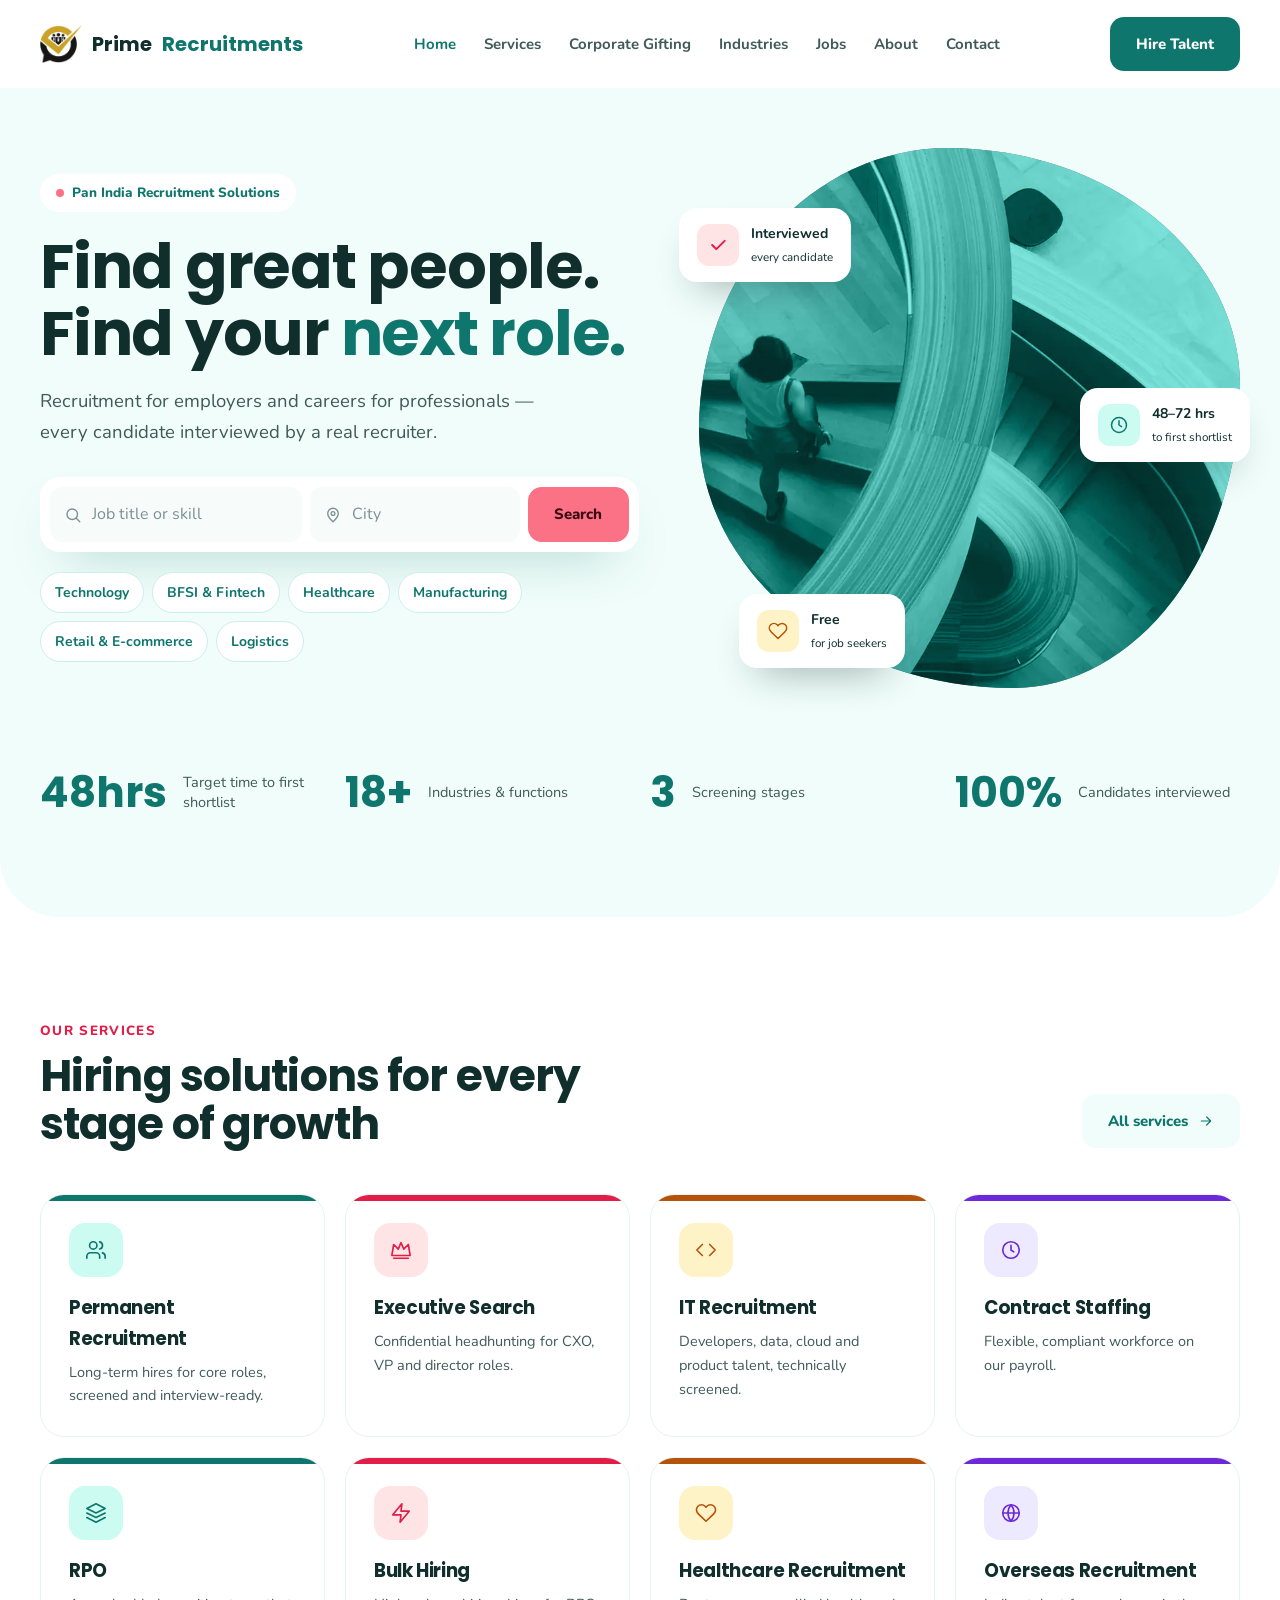
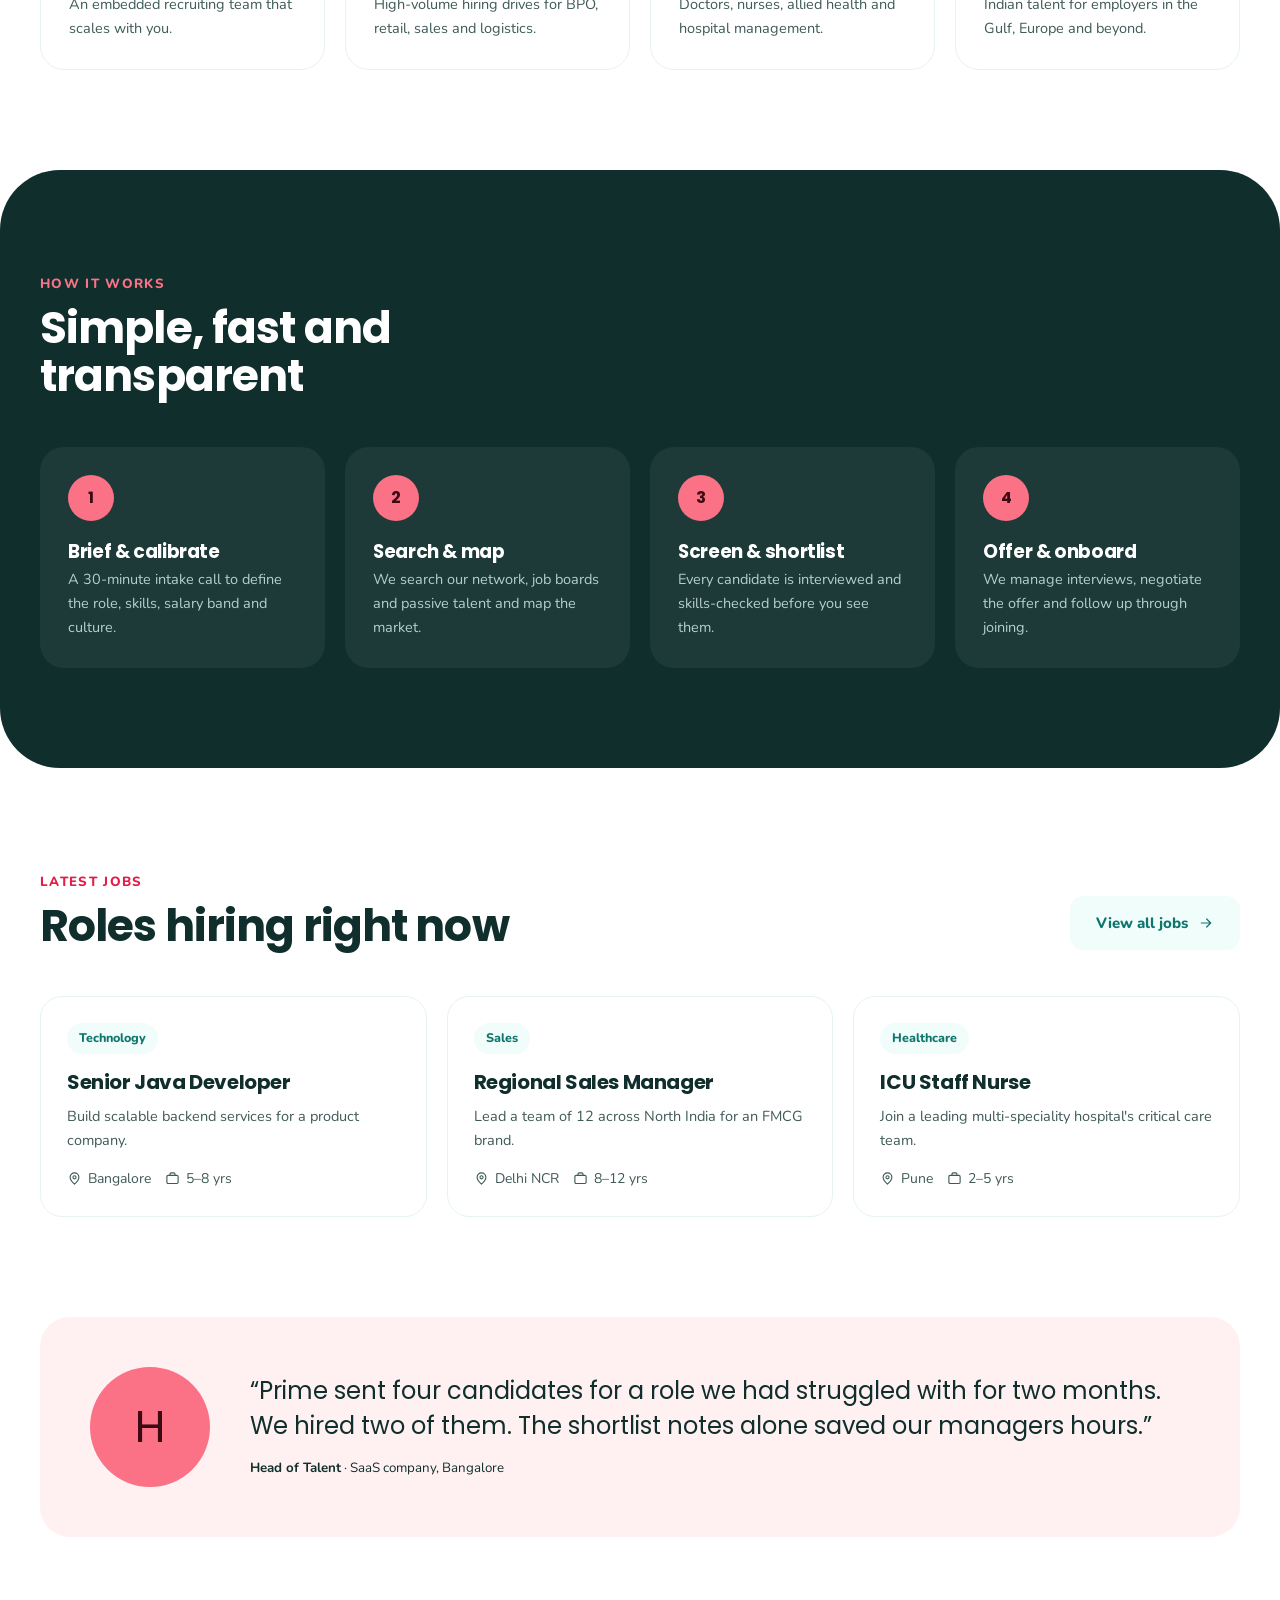
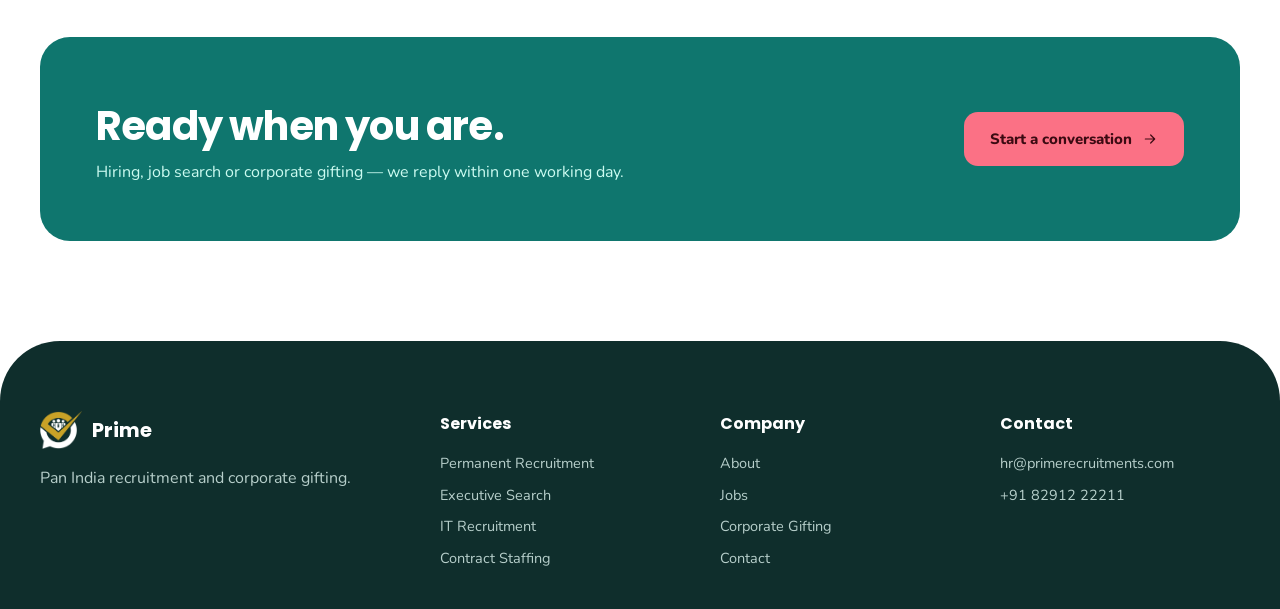
<file: wordpress-theme/design-options/option-5.html>
<!doctype html><html lang="en"><head><meta charset="utf-8"><title>Option 5 — Fresh & Friendly</title>
<link rel="preconnect" href="https://fonts.googleapis.com"><link href="https://fonts.googleapis.com/css2?family=Poppins:wght@600;700&family=Nunito:wght@400;600;700;800&display=swap" rel="stylesheet">
<style>*{box-sizing:border-box;margin:0;padding:0}img{display:block;max-width:100%}a{color:inherit;text-decoration:none}ul{list-style:none}
.wrap{width:1200px;margin:0 auto}
body{font-family:'Nunito',sans-serif;background:#fff;color:#0F2E2C;font-size:16px;line-height:1.65}
h1,h2,h3{font-family:'Poppins',sans-serif;letter-spacing:-.02em}
header .wrap{display:flex;align-items:center;justify-content:space-between;height:88px}.logo{display:flex;align-items:center;gap:10px;font-family:Poppins;font-weight:700;font-size:20px}.logo img{width:42px}.logo span{color:#0F766E}
nav{display:flex;gap:28px;font-weight:700;font-size:15px;color:#3f5a57}nav .on{color:#0F766E}
.btn{display:inline-flex;align-items:center;gap:10px;padding:15px 26px;border-radius:14px;font-weight:800;font-size:15px}.teal{background:#0F766E;color:#fff}.coral{background:#FB7185;color:#3b0a12}.lt{background:#F0FDFA;color:#0F766E}
.hero{background:#F0FDFA;border-radius:0 0 60px 60px;padding:60px 0 90px}.hero .wrap{display:grid;grid-template-columns:1.05fr .95fr;gap:60px;align-items:center}
.tag{display:inline-flex;gap:8px;align-items:center;background:#fff;border-radius:999px;padding:8px 16px;font-weight:800;font-size:13.5px;color:#0F766E}.tag i{width:8px;height:8px;border-radius:50%;background:#FB7185}
.hero h1{font-size:62px;line-height:1.08;margin:22px 0 18px}.hero h1 span{color:#0F766E;position:relative}.hero h1 span:after{content:"";position:absolute;left:0;right:0;bottom:4px;height:12px;background:#FECDD3;z-index:-1;border-radius:6px}
.hero p{font-size:18.5px;color:#3f5a57;max-width:540px}.box{margin-top:30px;background:#fff;border-radius:20px;padding:10px;box-shadow:0 24px 50px -28px rgba(15,118,110,.5);display:grid;grid-template-columns:1.2fr 1fr auto;gap:8px}
.box div{display:flex;gap:10px;align-items:center;padding:14px;color:#7b928f;border-radius:12px;background:#F7FBFA}.cats{display:flex;flex-wrap:wrap;gap:8px;margin-top:20px}.cats span{background:#fff;border:1px solid #CCEFEA;border-radius:999px;padding:8px 14px;font-weight:700;font-size:14px;color:#0F766E}
.vis{position:relative}.blob{width:100%;height:540px;border-radius:46% 54% 42% 58%/52% 44% 56% 48%;overflow:hidden;background:#0F766E}.blob img{width:100%;height:100%;object-fit:cover;mix-blend-mode:luminosity;opacity:.85}
.st{position:absolute;background:#fff;border-radius:18px;padding:14px 18px;box-shadow:0 20px 40px -20px rgba(15,46,44,.45);display:flex;gap:12px;align-items:center;font-size:14px}.st i{width:42px;height:42px;border-radius:12px;display:grid;place-items:center}
.s1{left:-20px;top:60px}.s1 i{background:#FFE4E6;color:#E11D48}.s2{right:-10px;top:240px}.s2 i{background:#CCFBF1;color:#0F766E}.s3{left:40px;bottom:20px}.s3 i{background:#FEF3C7;color:#B45309}
.hero .wrap.nums{display:grid;grid-template-columns:repeat(4,1fr);gap:20px;margin-top:70px}.nums div{display:flex;gap:16px;align-items:center}.nums b{font-family:Poppins;font-size:42px;color:#0F766E}.nums p{font-size:14.5px;color:#3f5a57;line-height:1.35}
section.s{padding:100px 0}.hd{display:flex;justify-content:space-between;align-items:end;margin-bottom:46px}.hd small{color:#E11D48;font-weight:800;letter-spacing:.1em}.hd h2{font-size:44px;line-height:1.1;margin-top:8px;max-width:620px}
.grid{display:grid;grid-template-columns:repeat(4,1fr);gap:20px}.c{border-radius:24px;padding:28px;background:#fff;border:1.5px solid #E6F4F1;position:relative;overflow:hidden}.c:before{content:"";position:absolute;left:0;right:0;top:0;height:6px;background:var(--c)}
.c i{width:54px;height:54px;border-radius:16px;display:grid;place-items:center;background:var(--b);color:var(--c);margin-bottom:16px}.c h3{font-size:18.5px;margin-bottom:6px}.c p{font-size:14.5px;color:#3f5a57}
.how{background:#0F2E2C;color:#fff;border-radius:60px}.how .hd h2{color:#fff}.steps{display:grid;grid-template-columns:repeat(4,1fr);gap:20px}.steps div{background:rgba(255,255,255,.06);border-radius:24px;padding:28px}.steps b{display:grid;place-items:center;width:46px;height:46px;border-radius:50%;background:#FB7185;color:#3b0a12;font-family:Poppins;margin-bottom:16px}.steps p{color:#b7cfcb;font-size:14.5px}
.jobs{display:grid;grid-template-columns:repeat(3,1fr);gap:20px}.j{border:1.5px solid #E6F4F1;border-radius:22px;padding:26px}.j .t{display:inline-block;background:#F0FDFA;color:#0F766E;border-radius:999px;padding:5px 12px;font-weight:800;font-size:12.5px}.j h3{font-size:20px;margin:12px 0 6px}.j p{color:#3f5a57;font-size:14.5px}.j .m{display:flex;gap:14px;margin-top:14px;color:#3f5a57;font-size:14px}.j .m span{display:flex;gap:6px;align-items:center}
.q .wrap{display:grid;grid-template-columns:auto 1fr;gap:40px;align-items:center;background:#FFF1F2;border-radius:30px;padding:50px}.q .av{width:120px;height:120px;border-radius:50%;background:#FB7185;display:grid;place-items:center;font-family:Poppins;font-size:44px;color:#3b0a12}.q p{font-family:Poppins;font-size:24px;line-height:1.45}
.cta .wrap{display:flex;justify-content:space-between;align-items:center;background:#0F766E;border-radius:30px;padding:56px;color:#fff}.cta h2{font-size:40px}
footer{background:#0F2E2C;color:#b7cfcb;padding:70px 0 30px;margin-top:100px;border-radius:60px 60px 0 0}footer .wrap{display:grid;grid-template-columns:1.5fr 1fr 1fr 1fr;gap:40px}footer h4{color:#fff;font-family:Poppins;margin-bottom:14px}footer li{margin:8px 0;font-size:14.5px}
</style></head><body>
<header><div class="wrap"><div class="logo"><img src="../prime-recruitments/assets/img/logo-mark-dark.png">Prime<span>Recruitments</span></div><nav><a class="on">Home</a><a class="">Services</a><a class="">Corporate Gifting</a><a class="">Industries</a><a class="">Jobs</a><a class="">About</a><a class="">Contact</a></nav><a class="btn teal">Hire Talent</a></div></header>
<div class="hero"><div class="wrap"><div><span class="tag"><i></i>Pan India Recruitment Solutions</span><h1>Find great people.<br>Find your <span>next role.</span></h1><p>Recruitment for employers and careers for professionals — every candidate interviewed by a real recruiter.</p>
<div class="box"><div><svg width="18" height="18" viewBox="0 0 24 24" fill="none" stroke="currentColor" stroke-width="1.8" stroke-linecap="round" stroke-linejoin="round"><circle cx="11" cy="11" r="7"/><path d="m21 21-4.3-4.3"/></svg> Job title or skill</div><div><svg width="18" height="18" viewBox="0 0 24 24" fill="none" stroke="currentColor" stroke-width="1.8" stroke-linecap="round" stroke-linejoin="round"><path d="M12 21s-7-6.2-7-11a7 7 0 0 1 14 0c0 4.8-7 11-7 11z"/><circle cx="12" cy="10" r="2.5"/></svg> City</div><a class="btn coral">Search</a></div><div class="cats"><span>Technology</span><span>BFSI & Fintech</span><span>Healthcare</span><span>Manufacturing</span><span>Retail & E-commerce</span><span>Logistics</span></div></div>
<div class="vis"><div class="blob"><img src="../prime-recruitments/assets/img/photo-stairs.webp"></div><div class="st s1"><i><svg width="20" height="20" viewBox="0 0 24 24" fill="none" stroke="currentColor" stroke-width="2.4" stroke-linecap="round" stroke-linejoin="round"><path d="m5 12 5 5L20 7"/></svg></i><div><b>Interviewed</b><br><small>every candidate</small></div></div><div class="st s2"><i><svg width="20" height="20" viewBox="0 0 24 24" fill="none" stroke="currentColor" stroke-width="1.8" stroke-linecap="round" stroke-linejoin="round"><circle cx="12" cy="12" r="9"/><path d="M12 7v5l3 2"/></svg></i><div><b>48–72 hrs</b><br><small>to first shortlist</small></div></div><div class="st s3"><i><svg width="20" height="20" viewBox="0 0 24 24" fill="none" stroke="currentColor" stroke-width="1.8" stroke-linecap="round" stroke-linejoin="round"><path d="M20.8 4.6a5.5 5.5 0 0 0-7.8 0L12 5.7l-1-1.1a5.5 5.5 0 0 0-7.8 7.8l1 1.1L12 21l7.8-7.5 1-1.1a5.5 5.5 0 0 0 0-7.8z"/></svg></i><div><b>Free</b><br><small>for job seekers</small></div></div></div></div>
<div class="wrap nums"><div><b>48hrs</b><p>Target time to first shortlist</p></div><div><b>18+</b><p>Industries & functions</p></div><div><b>3</b><p>Screening stages</p></div><div><b>100%</b><p>Candidates interviewed</p></div></div></div>
<section class="s"><div class="wrap"><div class="hd"><div><small>OUR SERVICES</small><h2>Hiring solutions for every stage of growth</h2></div><a class="btn lt">All services <svg width="16" height="16" viewBox="0 0 24 24" fill="none" stroke="currentColor" stroke-width="1.8" stroke-linecap="round" stroke-linejoin="round"><path d="M5 12h14M13 6l6 6-6 6"/></svg></a></div><div class="grid"><div class="c" style="--c:#0F766E;--b:#CCFBF1"><i><svg width="22" height="22" viewBox="0 0 24 24" fill="none" stroke="currentColor" stroke-width="1.8" stroke-linecap="round" stroke-linejoin="round"><path d="M16 21v-2a4 4 0 0 0-4-4H6a4 4 0 0 0-4 4v2"/><circle cx="9" cy="7" r="4"/><path d="M22 21v-2a4 4 0 0 0-3-3.9M16 3.1a4 4 0 0 1 0 7.8"/></svg></i><h3>Permanent Recruitment</h3><p>Long-term hires for core roles, screened and interview-ready.</p></div><div class="c" style="--c:#E11D48;--b:#FFE4E6"><i><svg width="22" height="22" viewBox="0 0 24 24" fill="none" stroke="currentColor" stroke-width="1.8" stroke-linecap="round" stroke-linejoin="round"><path d="m2 18 2-12 5 5 3-7 3 7 5-5 2 12z"/><path d="M4 21h16"/></svg></i><h3>Executive Search</h3><p>Confidential headhunting for CXO, VP and director roles.</p></div><div class="c" style="--c:#B45309;--b:#FEF3C7"><i><svg width="22" height="22" viewBox="0 0 24 24" fill="none" stroke="currentColor" stroke-width="1.8" stroke-linecap="round" stroke-linejoin="round"><path d="m16 18 6-6-6-6M8 6l-6 6 6 6"/></svg></i><h3>IT Recruitment</h3><p>Developers, data, cloud and product talent, technically screened.</p></div><div class="c" style="--c:#6D28D9;--b:#EDE9FE"><i><svg width="22" height="22" viewBox="0 0 24 24" fill="none" stroke="currentColor" stroke-width="1.8" stroke-linecap="round" stroke-linejoin="round"><circle cx="12" cy="12" r="9"/><path d="M12 7v5l3 2"/></svg></i><h3>Contract Staffing</h3><p>Flexible, compliant workforce on our payroll.</p></div><div class="c" style="--c:#0F766E;--b:#CCFBF1"><i><svg width="22" height="22" viewBox="0 0 24 24" fill="none" stroke="currentColor" stroke-width="1.8" stroke-linecap="round" stroke-linejoin="round"><path d="m12 2 10 5-10 5L2 7z"/><path d="m2 17 10 5 10-5M2 12l10 5 10-5"/></svg></i><h3>RPO</h3><p>An embedded recruiting team that scales with you.</p></div><div class="c" style="--c:#E11D48;--b:#FFE4E6"><i><svg width="22" height="22" viewBox="0 0 24 24" fill="none" stroke="currentColor" stroke-width="1.8" stroke-linecap="round" stroke-linejoin="round"><path d="M13 2 3 14h9l-1 8 10-12h-9z"/></svg></i><h3>Bulk Hiring</h3><p>High-volume hiring drives for BPO, retail, sales and logistics.</p></div><div class="c" style="--c:#B45309;--b:#FEF3C7"><i><svg width="22" height="22" viewBox="0 0 24 24" fill="none" stroke="currentColor" stroke-width="1.8" stroke-linecap="round" stroke-linejoin="round"><path d="M20.8 4.6a5.5 5.5 0 0 0-7.8 0L12 5.7l-1-1.1a5.5 5.5 0 0 0-7.8 7.8l1 1.1L12 21l7.8-7.5 1-1.1a5.5 5.5 0 0 0 0-7.8z"/></svg></i><h3>Healthcare Recruitment</h3><p>Doctors, nurses, allied health and hospital management.</p></div><div class="c" style="--c:#6D28D9;--b:#EDE9FE"><i><svg width="22" height="22" viewBox="0 0 24 24" fill="none" stroke="currentColor" stroke-width="1.8" stroke-linecap="round" stroke-linejoin="round"><circle cx="12" cy="12" r="9"/><path d="M3 12h18M12 3a14 14 0 0 1 0 18 14 14 0 0 1 0-18"/></svg></i><h3>Overseas Recruitment</h3><p>Indian talent for employers in the Gulf, Europe and beyond.</p></div></div></div></section>
<section class="s how"><div class="wrap"><div class="hd"><div><small style="color:#FB7185">HOW IT WORKS</small><h2>Simple, fast and transparent</h2></div></div><div class="steps"><div><b>1</b><h3>Brief & calibrate</h3><p>A 30-minute intake call to define the role, skills, salary band and culture.</p></div><div><b>2</b><h3>Search & map</h3><p>We search our network, job boards and passive talent and map the market.</p></div><div><b>3</b><h3>Screen & shortlist</h3><p>Every candidate is interviewed and skills-checked before you see them.</p></div><div><b>4</b><h3>Offer & onboard</h3><p>We manage interviews, negotiate the offer and follow up through joining.</p></div></div></div></section>
<section class="s"><div class="wrap"><div class="hd"><div><small>LATEST JOBS</small><h2>Roles hiring right now</h2></div><a class="btn lt">View all jobs <svg width="16" height="16" viewBox="0 0 24 24" fill="none" stroke="currentColor" stroke-width="1.8" stroke-linecap="round" stroke-linejoin="round"><path d="M5 12h14M13 6l6 6-6 6"/></svg></a></div><div class="jobs"><div class="j"><span class="t">Technology</span><h3>Senior Java Developer</h3><p>Build scalable backend services for a product company.</p><div class="m"><span><svg width="15" height="15" viewBox="0 0 24 24" fill="none" stroke="currentColor" stroke-width="1.8" stroke-linecap="round" stroke-linejoin="round"><path d="M12 21s-7-6.2-7-11a7 7 0 0 1 14 0c0 4.8-7 11-7 11z"/><circle cx="12" cy="10" r="2.5"/></svg>Bangalore</span><span><svg width="15" height="15" viewBox="0 0 24 24" fill="none" stroke="currentColor" stroke-width="1.8" stroke-linecap="round" stroke-linejoin="round"><rect x="3" y="7" width="18" height="13" rx="2"/><path d="M8 7V5a2 2 0 0 1 2-2h4a2 2 0 0 1 2 2v2"/></svg>5–8 yrs</span></div></div><div class="j"><span class="t">Sales</span><h3>Regional Sales Manager</h3><p>Lead a team of 12 across North India for an FMCG brand.</p><div class="m"><span><svg width="15" height="15" viewBox="0 0 24 24" fill="none" stroke="currentColor" stroke-width="1.8" stroke-linecap="round" stroke-linejoin="round"><path d="M12 21s-7-6.2-7-11a7 7 0 0 1 14 0c0 4.8-7 11-7 11z"/><circle cx="12" cy="10" r="2.5"/></svg>Delhi NCR</span><span><svg width="15" height="15" viewBox="0 0 24 24" fill="none" stroke="currentColor" stroke-width="1.8" stroke-linecap="round" stroke-linejoin="round"><rect x="3" y="7" width="18" height="13" rx="2"/><path d="M8 7V5a2 2 0 0 1 2-2h4a2 2 0 0 1 2 2v2"/></svg>8–12 yrs</span></div></div><div class="j"><span class="t">Healthcare</span><h3>ICU Staff Nurse</h3><p>Join a leading multi-speciality hospital's critical care team.</p><div class="m"><span><svg width="15" height="15" viewBox="0 0 24 24" fill="none" stroke="currentColor" stroke-width="1.8" stroke-linecap="round" stroke-linejoin="round"><path d="M12 21s-7-6.2-7-11a7 7 0 0 1 14 0c0 4.8-7 11-7 11z"/><circle cx="12" cy="10" r="2.5"/></svg>Pune</span><span><svg width="15" height="15" viewBox="0 0 24 24" fill="none" stroke="currentColor" stroke-width="1.8" stroke-linecap="round" stroke-linejoin="round"><rect x="3" y="7" width="18" height="13" rx="2"/><path d="M8 7V5a2 2 0 0 1 2-2h4a2 2 0 0 1 2 2v2"/></svg>2–5 yrs</span></div></div></div></div></section>
<section class="s q" style="padding-top:0"><div class="wrap"><div class="av">H</div><div><p>“Prime sent four candidates for a role we had struggled with for two months. We hired two of them. The shortlist notes alone saved our managers hours.”</p><small style="display:block;margin-top:14px"><b>Head of Talent</b> · SaaS company, Bangalore</small></div></div></section>
<section class="cta"><div class="wrap"><div><h2>Ready when you are.</h2><p style="color:#ccfbf1">Hiring, job search or corporate gifting — we reply within one working day.</p></div><a class="btn coral">Start a conversation <svg width="16" height="16" viewBox="0 0 24 24" fill="none" stroke="currentColor" stroke-width="1.8" stroke-linecap="round" stroke-linejoin="round"><path d="M5 12h14M13 6l6 6-6 6"/></svg></a></div></section>
<footer><div class="wrap"><div><div class="logo" style="color:#fff"><img src="../prime-recruitments/assets/img/logo-mark-light.png">Prime</div><p style="margin-top:16px">Pan India recruitment and corporate gifting.</p></div><div><h4>Services</h4><ul><li>Permanent Recruitment</li><li>Executive Search</li><li>IT Recruitment</li><li>Contract Staffing</li></ul></div><div><h4>Company</h4><ul><li>About</li><li>Jobs</li><li>Corporate Gifting</li><li>Contact</li></ul></div><div><h4>Contact</h4><ul><li>hr@primerecruitments.com</li><li>+91 82912 22211</li></ul></div></div></footer></body></html>
</file>
<file: simulator/assets/css/base.css>
/* ===== Design tokens ===== */
:root {
  --bg: #060913; --bg2: #0b1020; --panel: rgba(255,255,255,.045); --panel2: rgba(255,255,255,.075);
  --line: rgba(255,255,255,.09); --line2: rgba(255,255,255,.16);
  --text: #e9edf7; --mute: #8f99b3; --dim: #5d6783;
  --gold: #e8c27a; --gold2: #b98a38; --teal: #4fd1c5; --blue: #6ea8ff; --rose: #ff6b81; --ok: #46d39a; --warn: #ffb454;
  --r: 16px; --r2: 10px;
  --sans: 'Inter', system-ui, -apple-system, 'Segoe UI', Roboto, sans-serif;
  --disp: 'Space Grotesk', 'Inter', system-ui, sans-serif;
  --mono: 'JetBrains Mono', ui-monospace, SFMono-Regular, Menlo, Consolas, monospace;
  color-scheme: dark;
}
* { box-sizing: border-box; }
html, body { margin: 0; height: 100%; }
body { background: var(--bg); color: var(--text); font: 15px/1.5 var(--sans); -webkit-font-smoothing: antialiased; overflow-x: hidden; }
a { color: inherit; text-decoration: none; }
button { font: inherit; color: inherit; cursor: pointer; }
h1,h2,h3 { font-family: var(--disp); margin: 0; letter-spacing: -.01em; }
::selection { background: rgba(232,194,122,.35); }
::-webkit-scrollbar { width: 10px; height: 10px; }
::-webkit-scrollbar-thumb { background: rgba(255,255,255,.14); border-radius: 10px; border: 2px solid transparent; background-clip: content-box; }
.bg-glow { position: fixed; inset: 0; z-index: 0; pointer-events: none;
  background: radial-gradient(900px 520px at 85% -8%, rgba(110,168,255,.14), transparent 60%),
              radial-gradient(700px 480px at -5% 105%, rgba(232,194,122,.10), transparent 60%),
              radial-gradient(500px 400px at 50% 40%, rgba(79,209,197,.05), transparent 70%); }

/* ===== App shell ===== */
.app { position: relative; z-index: 1; display: grid; grid-template-columns: 272px 1fr; min-height: 100vh; }
.side { position: sticky; top: 0; height: 100vh; padding: 20px 16px; display: flex; flex-direction: column; gap: 14px;
  background: linear-gradient(180deg, rgba(11,16,32,.92), rgba(6,9,19,.96)); border-right: 1px solid var(--line); backdrop-filter: blur(14px); z-index: 30; }
.brand { display: flex; align-items: center; gap: 12px; padding: 6px 8px 10px; }
.brand b { display: block; font: 700 14px var(--disp); letter-spacing: .16em; }
.brand small { color: var(--gold); font-size: 11px; letter-spacing: .12em; text-transform: uppercase; }
.logo { width: 42px; height: 42px; border-radius: 12px; display: grid; place-items: center; color: #1a1305;
  background: linear-gradient(135deg, #f6dca3, #c9953f); box-shadow: 0 6px 24px rgba(232,194,122,.35), inset 0 1px 0 rgba(255,255,255,.5); }
.pal-btn { display: flex; justify-content: space-between; align-items: center; padding: 9px 12px; border-radius: 10px; border: 1px solid var(--line); background: var(--panel); color: var(--mute); font-size: 13px; }
.pal-btn:hover { border-color: var(--line2); color: var(--text); }
kbd { font: 600 10px var(--mono); padding: 2px 6px; border-radius: 5px; border: 1px solid var(--line2); color: var(--mute); background: rgba(255,255,255,.04); }
#nav { display: flex; flex-direction: column; gap: 4px; overflow: auto; flex: 1; }
.nav-item { display: flex; align-items: center; gap: 12px; padding: 10px; border-radius: 12px; border: 1px solid transparent; position: relative; transition: .2s; }
.nav-item:hover { background: var(--panel); }
.nav-item.on { background: linear-gradient(90deg, rgba(232,194,122,.14), rgba(232,194,122,.02)); border-color: rgba(232,194,122,.28); }
.nav-item.on::before { content: ''; position: absolute; left: -17px; top: 12px; bottom: 12px; width: 3px; border-radius: 3px; background: var(--gold); box-shadow: 0 0 14px var(--gold); }
.ni-ico { width: 36px; height: 36px; border-radius: 10px; display: grid; place-items: center; background: var(--panel2); font-size: 18px; flex: none; }
.ni-txt b { display: block; font-size: 13.5px; font-weight: 600; }
.ni-txt small { display: block; color: var(--mute); font-size: 11.5px; line-height: 1.25; }
.nav-item.soon { opacity: .55; }
.nav-item em { margin-left: auto; font: 700 9px var(--mono); letter-spacing: .1em; color: var(--gold); border: 1px solid rgba(232,194,122,.4); padding: 2px 5px; border-radius: 5px; font-style: normal; }
.xpbox { padding: 14px; border-radius: 14px; background: var(--panel); border: 1px solid var(--line); }
.xp-top { display: flex; gap: 10px; align-items: center; font-size: 13px; font-weight: 600; }
.lvl { font: 700 10px var(--mono); padding: 3px 7px; border-radius: 6px; background: var(--gold); color: #1a1305; letter-spacing: .08em; }
.xp-bar { height: 6px; border-radius: 6px; background: rgba(255,255,255,.08); margin: 10px 0 6px; overflow: hidden; }
.xp-bar i { display: block; height: 100%; border-radius: 6px; background: linear-gradient(90deg, var(--gold2), var(--gold), #fff3d4); transition: width .8s cubic-bezier(.2,.8,.2,1); box-shadow: 0 0 12px rgba(232,194,122,.6); }
.xp-sub { font-size: 11px; color: var(--mute); }
.side-foot { font: 11px var(--mono); color: var(--dim); text-align: center; }
.topbar, .scrim { display: none; }

.stage { min-width: 0; padding: 28px 34px 60px; }
.stage.enter > * { animation: rise .55s cubic-bezier(.2,.8,.2,1) both; }
@keyframes rise { from { opacity: 0; transform: translateY(14px); } to { opacity: 1; transform: none; } }

/* ===== Shared components ===== */
.card { background: var(--panel); border: 1px solid var(--line); border-radius: var(--r); backdrop-filter: blur(10px); }
.eyebrow { font: 600 11px var(--mono); letter-spacing: .18em; text-transform: uppercase; color: var(--gold); }
.chip { display: inline-flex; align-items: center; gap: 6px; padding: 4px 10px; border-radius: 99px; font-size: 12px; background: var(--panel2); border: 1px solid var(--line); color: var(--mute); }
.btn { display: inline-flex; align-items: center; gap: 8px; padding: 10px 16px; border-radius: 11px; border: 1px solid var(--line2); background: var(--panel2); font-weight: 600; font-size: 13.5px; transition: .18s; }
.btn:hover { background: rgba(255,255,255,.12); transform: translateY(-1px); }
.btn.gold { background: linear-gradient(135deg, #f6dca3, #c9953f); color: #1c1406; border-color: transparent; box-shadow: 0 8px 26px rgba(201,149,63,.35); }
.btn.gold:hover { filter: brightness(1.07); }
.btn.sm { padding: 6px 11px; font-size: 12.5px; border-radius: 9px; }
.btn[disabled] { opacity: .4; pointer-events: none; }
.muted { color: var(--mute); }
.mono { font-family: var(--mono); }

/* toasts */
#toasts { position: fixed; right: 18px; bottom: 18px; z-index: 9000; display: flex; flex-direction: column; gap: 10px; align-items: flex-end; }
.toast { min-width: 220px; max-width: 340px; padding: 12px 16px; border-radius: 12px; background: rgba(14,20,38,.96); border: 1px solid var(--line2); box-shadow: 0 14px 40px rgba(0,0,0,.5); transform: translateX(30px); opacity: 0; transition: .4s cubic-bezier(.2,.8,.2,1); }
.toast.in { transform: none; opacity: 1; }
.toast b { display: block; font-size: 13.5px; } .toast span { display: block; font-size: 12.5px; color: var(--mute); }
.toast.xp b { color: var(--gold); } .toast.gold { border-color: rgba(232,194,122,.5); background: linear-gradient(135deg, rgba(60,45,18,.97), rgba(14,20,38,.97)); } .toast.gold b { color: var(--gold); }

/* palette */
#palette { position: fixed; inset: 0; z-index: 9500; background: rgba(3,5,12,.6); backdrop-filter: blur(6px); display: grid; place-items: start center; padding-top: 14vh; }
.pal { width: min(560px, 92vw); background: #0d1326; border: 1px solid var(--line2); border-radius: 16px; overflow: hidden; box-shadow: 0 30px 80px rgba(0,0,0,.6); animation: rise .25s both; }
.pal input { width: 100%; padding: 18px 20px; background: transparent; border: 0; border-bottom: 1px solid var(--line); color: var(--text); font: 16px var(--sans); outline: none; }
.pal ul { list-style: none; margin: 0; padding: 8px; max-height: 50vh; overflow: auto; }
.pal li { display: flex; align-items: center; gap: 12px; padding: 10px 12px; border-radius: 10px; cursor: pointer; }
.pal li.on, .pal li:hover { background: rgba(232,194,122,.12); }
.pal li small { color: var(--mute); margin-left: auto; font-size: 12px; } .pal li.empty { color: var(--mute); justify-content: center; }

/* modal */
.modal { position: fixed; inset: 0; z-index: 8000; background: rgba(3,5,12,.72); backdrop-filter: blur(8px); display: grid; place-items: center; padding: 18px; overflow: auto; animation: fade .3s both; }
@keyframes fade { from { opacity: 0; } to { opacity: 1; } }
.modal-box { width: min(920px, 100%); max-height: 94vh; overflow: auto; background: linear-gradient(180deg, #11172c, #0a0f1f); border: 1px solid var(--line2); border-radius: 22px; padding: 28px; box-shadow: 0 40px 100px rgba(0,0,0,.65); animation: pop .5s cubic-bezier(.2,.9,.25,1.1) both; position: relative; }
@keyframes pop { from { opacity: 0; transform: translateY(24px) scale(.96); } to { opacity: 1; transform: none; } }
.modal-x { position: absolute; top: 14px; right: 14px; width: 34px; height: 34px; border-radius: 10px; border: 1px solid var(--line2); background: var(--panel); font-size: 18px; line-height: 1; }

/* ===== Responsive shell ===== */
@media (max-width: 920px) {
  .app { grid-template-columns: 1fr; }
  .side { position: fixed; left: 0; top: 0; width: 290px; transform: translateX(-100%); transition: .3s cubic-bezier(.2,.8,.2,1); }
  .menu-open .side { transform: none; }
  .scrim { display: block; position: fixed; inset: 0; z-index: 25; background: rgba(0,0,0,.55); opacity: 0; pointer-events: none; transition: .3s; }
  .menu-open .scrim { opacity: 1; pointer-events: auto; }
  .topbar { display: flex; align-items: center; gap: 10px; position: sticky; top: 0; z-index: 20; padding: 12px 16px; background: rgba(6,9,19,.88); backdrop-filter: blur(12px); border-bottom: 1px solid var(--line); }
  .topbar b { font: 700 13px var(--disp); letter-spacing: .14em; } .topbar span { color: var(--gold); font-size: 12px; }
  #menuBtn { width: 38px; height: 38px; border-radius: 10px; border: 1px solid var(--line2); background: var(--panel); display: grid; gap: 4px; place-content: center; }
  #menuBtn i { display: block; width: 16px; height: 2px; background: var(--text); border-radius: 2px; }
  .stage { padding: 18px 16px 50px; }
}
@media (prefers-reduced-motion: reduce) { *, *::before, *::after { animation-duration: .01ms !important; transition-duration: .01ms !important; } }
</file>
<file: simulator/assets/css/hub.css>
/* ===== Hub ===== */
.hero { position: relative; overflow: hidden; min-height: 430px; border-radius: 24px; padding: 44px; display: flex; flex-direction: column; justify-content: center;
  background: radial-gradient(900px 400px at 70% 40%, rgba(20,32,64,.9), rgba(7,11,24,.95)); border: 1px solid var(--line2); box-shadow: 0 30px 90px rgba(0,0,0,.45), inset 0 1px 0 rgba(255,255,255,.07); }
.hero canvas { position: absolute; inset: 0; width: 100%; height: 100%; }
.hero::after { content: ''; position: absolute; inset: 0; background: linear-gradient(90deg, rgba(6,9,19,.92) 0%, rgba(6,9,19,.55) 42%, transparent 70%); pointer-events: none; }
.hero-txt { position: relative; z-index: 2; max-width: 560px; }
.hero h1 { font-size: clamp(32px, 4.4vw, 56px); line-height: 1.04; margin: 14px 0 16px; }
.hero h1 em { font-style: normal; background: linear-gradient(90deg, #f6dca3, #e8c27a 40%, #4fd1c5); -webkit-background-clip: text; background-clip: text; color: transparent; }
.hero p { color: #b9c2da; font-size: 16px; max-width: 480px; margin: 0 0 24px; }
.hero-cta { display: flex; gap: 12px; flex-wrap: wrap; }
.clocks { position: absolute; z-index: 2; right: 22px; bottom: 20px; display: flex; gap: 8px; flex-wrap: wrap; justify-content: flex-end; max-width: 60%; }
.clock { padding: 8px 12px; border-radius: 12px; background: rgba(8,12,26,.72); border: 1px solid var(--line); backdrop-filter: blur(8px); text-align: center; min-width: 78px; }
.clock b { display: block; font: 600 16px var(--mono); letter-spacing: .02em; } .clock small { font: 600 10px var(--mono); color: var(--gold); letter-spacing: .14em; }
.live { position: absolute; z-index: 2; top: 20px; right: 22px; display: flex; align-items: center; gap: 8px; font: 600 11px var(--mono); letter-spacing: .14em; color: var(--mute); }
.live i { width: 8px; height: 8px; border-radius: 50%; background: var(--ok); box-shadow: 0 0 0 0 rgba(70,211,154,.7); animation: ping 1.8s infinite; }
@keyframes ping { 70% { box-shadow: 0 0 0 10px rgba(70,211,154,0); } 100% { box-shadow: 0 0 0 0 rgba(70,211,154,0); } }

.kpis { display: grid; grid-template-columns: repeat(4, 1fr); gap: 14px; margin: 18px 0; }
.kpi { padding: 18px 20px; border-radius: var(--r); background: var(--panel); border: 1px solid var(--line); position: relative; overflow: hidden; }
.kpi::after { content: ''; position: absolute; right: -30px; top: -30px; width: 100px; height: 100px; border-radius: 50%; background: radial-gradient(circle, rgba(232,194,122,.16), transparent 70%); }
.kpi small { color: var(--mute); font-size: 12px; text-transform: uppercase; letter-spacing: .1em; }
.kpi b { display: block; font: 700 32px var(--disp); margin-top: 4px; }
.kpi span { font-size: 12px; color: var(--dim); }

.sec-h { display: flex; align-items: baseline; justify-content: space-between; margin: 34px 0 14px; }
.sec-h h2 { font-size: 22px; } .sec-h span { color: var(--mute); font-size: 13px; }

.board { padding: 18px 20px; background: linear-gradient(180deg, #0b0f1c, #070a14); border: 1px solid var(--line2); border-radius: var(--r); font-family: var(--mono); overflow-x: auto; }
.board-h, .board-r { display: grid; grid-template-columns: 78px 100px minmax(240px, 1fr) 70px 150px; gap: 10px; align-items: center; min-width: 640px; }
.board-h { color: var(--dim); font-size: 11px; letter-spacing: .14em; padding: 0 0 10px; border-bottom: 1px solid var(--line); }
.board-r { padding: 11px 0; border-bottom: 1px dashed rgba(255,255,255,.07); cursor: pointer; transition: background .2s; }
.board-r:hover { background: rgba(232,194,122,.06); }
.board-r:last-child { border: 0; }
.flap { display: inline-block; min-width: .72em; margin-right: 2px; padding: 3px 4px; border-radius: 4px; text-align: center; font-weight: 600; font-size: 14px; background: linear-gradient(180deg, #1a2036 49%, #0d1120 51%); color: #f1d9a3; box-shadow: inset 0 -1px 0 rgba(0,0,0,.5); }
.flap.sp { background: none; box-shadow: none; padding: 3px 0; min-width: .4em; }
.st-live { color: var(--ok); } .st-soon { color: var(--warn); }
.st-live .flap { color: #7df0bd; } .st-soon .flap { color: #ffcf8a; }

.mods { display: grid; grid-template-columns: repeat(auto-fill, minmax(290px, 1fr)); gap: 16px; perspective: 1000px; }
.mcard { position: relative; padding: 22px; border-radius: 20px; background: linear-gradient(160deg, rgba(255,255,255,.07), rgba(255,255,255,.02)); border: 1px solid var(--line); overflow: hidden; display: flex; flex-direction: column; gap: 12px; min-height: 250px;
  transform: rotateX(var(--rx, 0deg)) rotateY(var(--ry, 0deg)); transition: transform .15s ease-out, border-color .3s; transform-style: preserve-3d; }
.mcard:hover { border-color: rgba(232,194,122,.45); }
.mcard::before { content: ''; position: absolute; inset: 0; background: radial-gradient(260px circle at var(--mx, 50%) var(--my, 0%), rgba(232,194,122,.16), transparent 60%); opacity: 0; transition: opacity .3s; pointer-events: none; }
.mcard:hover::before { opacity: 1; }
.mcard .ico { width: 52px; height: 52px; border-radius: 15px; display: grid; place-items: center; font-size: 26px; background: linear-gradient(135deg, rgba(232,194,122,.25), rgba(79,209,197,.15)); border: 1px solid var(--line2); }
.mcard h3 { font-size: 20px; } .mcard p { margin: 0; color: var(--mute); font-size: 13.5px; }
.mcard ul { margin: 0; padding: 0; list-style: none; display: grid; gap: 5px; font-size: 13px; color: #c3cbe0; }
.mcard li::before { content: '\2713'; color: var(--teal); margin-right: 8px; font-weight: 700; }
.mcard .foot { margin-top: auto; display: flex; align-items: center; justify-content: space-between; gap: 10px; }
.mcard.soon { opacity: .6; } .mcard.soon:hover { opacity: .85; }
.ribbon { position: absolute; top: 16px; right: 16px; font: 700 10px var(--mono); letter-spacing: .12em; padding: 4px 8px; border-radius: 6px; }
.ribbon.live { background: rgba(70,211,154,.14); color: var(--ok); border: 1px solid rgba(70,211,154,.4); position: absolute; display: block; }
.ribbon.soonr { background: rgba(255,180,84,.12); color: var(--warn); border: 1px solid rgba(255,180,84,.35); }

.ach-grid { display: grid; grid-template-columns: repeat(auto-fill, minmax(230px, 1fr)); gap: 12px; }
.ach { display: flex; gap: 12px; align-items: center; padding: 14px; border-radius: 14px; border: 1px solid var(--line); background: var(--panel); filter: grayscale(1); opacity: .5; }
.ach.on { filter: none; opacity: 1; border-color: rgba(232,194,122,.4); background: linear-gradient(135deg, rgba(232,194,122,.12), transparent); }
.ach .m { width: 40px; height: 40px; border-radius: 50%; display: grid; place-items: center; background: linear-gradient(135deg, #f6dca3, #b98a38); color: #1c1406; font-weight: 800; flex: none; }
.ach b { display: block; font-size: 13.5px; } .ach small { color: var(--mute); font-size: 12px; line-height: 1.3; display: block; }

@media (max-width: 920px) {
  .hero { padding: 26px 20px 120px; min-height: 480px; } .hero::after { background: linear-gradient(180deg, rgba(6,9,19,.9), rgba(6,9,19,.4) 60%, transparent); }
  .kpis { grid-template-columns: repeat(2, 1fr); } .clocks { max-width: 100%; left: 14px; right: 14px; bottom: 14px; justify-content: flex-start; } .clock { min-width: 64px; padding: 6px 8px; } .clock b { font-size: 13px; } .live { display: none; }
}

.soon-page { max-width: 640px; margin: 8vh auto 0; padding: 48px 36px; text-align: center; }
.soon-ico { width: 84px; height: 84px; margin: 18px auto; border-radius: 24px; display: grid; place-items: center; font-size: 42px; background: linear-gradient(135deg, rgba(232,194,122,.25), rgba(79,209,197,.15)); border: 1px solid var(--line2); }
.soon-page h2 { font-size: 32px; } .soon-page p { color: var(--mute); }
.soon-page ul { list-style: none; padding: 0; margin: 18px 0 26px; display: grid; gap: 8px; color: #c3cbe0; } .soon-page li::before { content: '\2713'; color: var(--teal); margin-right: 8px; }
</file>
<file: simulator/assets/css/gds.css>
/* ===== GDS Lab ===== */
.gds-head { display: flex; justify-content: space-between; align-items: flex-end; gap: 16px; flex-wrap: wrap; margin-bottom: 18px; }
.gds-head h2 { font-size: 30px; margin-top: 4px; }
.seg-tabs { display: inline-flex; padding: 4px; border-radius: 13px; background: var(--panel); border: 1px solid var(--line); }
.seg-tabs button { border: 0; background: none; padding: 8px 18px; border-radius: 10px; font-weight: 600; font-size: 13.5px; color: var(--mute); transition: .2s; }
.seg-tabs button.on { background: linear-gradient(135deg, #f6dca3, #c9953f); color: #1c1406; box-shadow: 0 4px 16px rgba(201,149,63,.35); }
.gds-grid { display: grid; grid-template-columns: minmax(0, 1fr) 360px; gap: 18px; align-items: start; }
.fine { color: var(--dim); font-size: 12px; margin-top: 18px; }

.termwrap { --fg: #cfe3ff; --dimfg: #6f87b4; --bgc: #07142e; --hi: #fff; --acc: #5cc8ff; --err: #ff6b6b; --okc: #6dffa8;
  border-radius: 18px; overflow: hidden; border: 1px solid var(--line2); background: var(--bgc); box-shadow: 0 30px 80px rgba(0,0,0,.55), 0 0 0 1px rgba(255,255,255,.03); position: relative; display: flex; flex-direction: column; height: 640px; transition: background .5s; }
.th-sabre { --fg: #7dff9a; --dimfg: #3c9c56; --bgc: #020a05; --hi: #d6ffe0; --acc: #ffd24a; --err: #ff5a5a; --okc: #9dffb6; }
.th-galileo { --fg: #ffc86b; --dimfg: #a07a32; --bgc: #120b02; --hi: #fff1d1; --acc: #5fd7ff; --err: #ff6a5a; --okc: #b8ff8a; }
.tbar { display: flex; align-items: center; gap: 7px; padding: 10px 14px; background: rgba(255,255,255,.05); border-bottom: 1px solid rgba(255,255,255,.07); font: 600 11px var(--mono); letter-spacing: .08em; color: var(--dimfg); }
.tbar i { width: 11px; height: 11px; border-radius: 50%; background: #ff5f57; } .tbar i:nth-child(2) { background: #febc2e; } .tbar i:nth-child(3) { background: #28c840; }
.tbar b { margin-left: 8px; font-weight: 600; overflow: hidden; text-overflow: ellipsis; white-space: nowrap; flex: 1; } .tbar span { color: var(--acc); }
.screen { flex: 1; overflow: auto; padding: 16px 18px; font: 13.5px/1.55 var(--mono); color: var(--fg); text-shadow: 0 0 8px color-mix(in srgb, var(--fg) 45%, transparent); position: relative;
  background-image: repeating-linear-gradient(0deg, rgba(0,0,0,.18) 0 1px, transparent 1px 3px); }
.screen::-webkit-scrollbar-thumb { background: color-mix(in srgb, var(--fg) 25%, transparent); }
.ln { white-space: pre-wrap; word-break: break-word; min-height: 1.55em; animation: lnin .18s both; }
@keyframes lnin { from { opacity: 0; transform: translateX(-4px); } to { opacity: 1; transform: none; } }
.ln.echo { color: var(--hi); margin-top: 6px; } .ln.dim { color: var(--dimfg); text-shadow: none; } .ln.hi { color: var(--acc); font-weight: 600; }
.ln.err { color: var(--err); font-weight: 600; } .ln.ok { color: var(--okc); } .ln.seg { color: var(--hi); } .ln.avail { color: var(--fg); white-space: pre; overflow-x: auto; }
.cl { cursor: pointer; border-radius: 3px; padding: 0 1px; transition: background .15s, color .15s; } .cl:hover { background: var(--acc); color: #000; text-shadow: none; } .cl.x { color: var(--dimfg); cursor: not-allowed; text-decoration: line-through; opacity: .7; } .cl.x:hover { background: none; color: var(--dimfg); }
.hintbar { display: none; align-items: center; gap: 12px; flex-wrap: wrap; padding: 9px 16px; background: rgba(232,194,122,.1); border-top: 1px solid rgba(232,194,122,.3); font-size: 12.5px; color: #f4dba5; }
.hintbar.show { display: flex; animation: rise .3s both; } .hintbar code { font: 600 13px var(--mono); background: rgba(0,0,0,.4); padding: 3px 9px; border-radius: 6px; color: #fff; margin-left: auto; }
.cmdline { display: flex; align-items: center; gap: 10px; padding: 8px 14px; border-top: 1px solid rgba(255,255,255,.1); background: rgba(0,0,0,.28); }
.cmdline .pr { font: 700 17px var(--mono); color: var(--acc); }
.cmdline input { flex: 1; background: transparent; border: 0; outline: none; color: var(--hi); font: 600 15px var(--mono); text-transform: uppercase; caret-color: var(--acc); padding: 8px 0; min-width: 0; }
.cmdline input::placeholder { color: var(--dimfg); text-transform: none; font-weight: 400; opacity: .7; }
.send { width: 34px; height: 34px; border-radius: 9px; border: 1px solid rgba(255,255,255,.15); background: rgba(255,255,255,.06); color: var(--acc); }
.tstat { display: flex; gap: 16px; padding: 7px 16px; font: 600 10.5px var(--mono); letter-spacing: .1em; color: var(--dimfg); background: rgba(0,0,0,.35); } .tstat .grow { flex: 1; }

.gside { display: grid; gap: 14px; }
.gside .card { padding: 18px; } .gside h4 { margin: 0 0 12px; font: 700 12px var(--mono); letter-spacing: .14em; text-transform: uppercase; color: var(--gold); } .gside h4 small { color: var(--mute); font-weight: 500; letter-spacing: 0; margin-left: 6px; text-transform: none; }
.mtabs { display: flex; gap: 8px; margin-bottom: 12px; }
.mtabs button { width: 38px; height: 38px; border-radius: 11px; border: 1px solid var(--line2); background: var(--panel); font: 700 14px var(--mono); position: relative; }
.mtabs button.on { background: var(--gold); color: #1c1406; border-color: transparent; } .mtabs button.done::after { content: '\2713'; position: absolute; top: -6px; right: -6px; width: 16px; height: 16px; border-radius: 50%; background: var(--ok); color: #05150d; font-size: 10px; display: grid; place-items: center; }
.lvl-tag { font: 700 10px var(--mono); letter-spacing: .14em; color: var(--teal); }
#brief h3 { font-size: 20px; margin: 4px 0 6px; } #brief p { margin: 0 0 10px; color: var(--mute); font-size: 13.5px; } .bf { display: flex; flex-wrap: wrap; gap: 6px; } .bf .chip { color: var(--text); }
#checks { list-style: none; margin: 0 0 14px; padding: 0; display: grid; gap: 7px; font-size: 13px; }
#checks li { display: flex; gap: 10px; align-items: flex-start; color: var(--mute); transition: color .3s; } #checks li i { flex: none; width: 18px; height: 18px; border-radius: 50%; border: 1.5px solid var(--line2); margin-top: 1px; display: grid; place-items: center; transition: .3s; }
#checks li.ok { color: var(--text); } #checks li.ok i { background: var(--ok); border-color: var(--ok); } #checks li.ok i::after { content: '\2713'; font-size: 11px; color: #05150d; font-weight: 800; }
.row { display: flex; gap: 8px; flex-wrap: wrap; }
.cheat #sheet { display: grid; gap: 2px; max-height: 300px; overflow: auto; margin: 0 -6px; padding: 0 6px; }
.srow { display: grid; grid-template-columns: 1fr; padding: 7px 9px; border-radius: 8px; cursor: pointer; transition: background .15s; } .srow:hover { background: rgba(232,194,122,.1); }
.srow code { font: 600 12.5px var(--mono); color: var(--gold); } .srow span { font-size: 12px; color: var(--mute); }

/* completion + boarding pass */
.done-box { text-align: center; max-width: 640px; } .done-box h2 { font-size: 30px; margin: 6px 0; }
.stars { font-size: 52px; letter-spacing: 8px; color: #2a3350; margin: 4px 0 10px; } .stars .on { color: var(--gold); text-shadow: 0 0 24px rgba(232,194,122,.7); animation: starpop .6s both cubic-bezier(.2,1.6,.4,1); } .stars span { display: inline-block; }
@keyframes starpop { from { transform: scale(0) rotate(-90deg); opacity: 0; } to { transform: none; opacity: 1; } }
.res { display: grid; grid-template-columns: repeat(5, 1fr); gap: 8px; margin: 14px 0; } .res div { padding: 12px 6px; border-radius: 12px; background: var(--panel); border: 1px solid var(--line); } .res small { display: block; color: var(--mute); font: 600 10px var(--mono); letter-spacing: .12em; } .res b { font: 700 22px var(--disp); }
.done-box .row { justify-content: center; margin-top: 16px; }
.bpass { display: grid; grid-template-columns: 1fr 190px; margin: 18px 0; border-radius: 18px; overflow: hidden; background: linear-gradient(135deg, #f7f3ea, #e6dcc6); color: #15181f; box-shadow: 0 24px 60px rgba(0,0,0,.5); animation: pop .7s both cubic-bezier(.2,.9,.25,1.1); position: relative; }
.bpass::before, .bpass::after { content: ''; position: absolute; right: 178px; width: 24px; height: 24px; border-radius: 50%; background: #0c1122; } .bpass::before { top: -12px; } .bpass::after { bottom: -12px; }
.bp-main { padding: 22px 26px; border-right: 2px dashed rgba(0,0,0,.25); } .bp-stub { padding: 22px 18px; display: flex; flex-direction: column; gap: 3px; background: rgba(0,0,0,.04); }
.bp-top { display: flex; justify-content: space-between; align-items: center; font: 700 13px var(--disp); letter-spacing: .12em; } .bp-top span { background: #15181f; color: #f5d68f; padding: 3px 10px; border-radius: 99px; font-size: 10.5px; letter-spacing: .14em; }
.bp-route { display: flex; align-items: center; justify-content: space-between; margin: 14px 0; } .bp-route b { display: block; font: 700 44px/1 var(--disp); letter-spacing: -.02em; } .bp-route em { font-style: normal; font-size: 12px; color: #5a6070; } .bp-route > div:last-child { text-align: right; }
.bp-plane { font-size: 30px; flex: 1; text-align: center; color: #b98a38; position: relative; } .bp-plane::before { content: ''; position: absolute; left: 8%; right: 8%; top: 50%; border-top: 2px dotted rgba(0,0,0,.3); z-index: 0; } .bp-plane { z-index: 1; }
.bp-grid { display: grid; grid-template-columns: repeat(3, 1fr); gap: 10px 14px; } .bpass small { display: block; font: 600 9.5px var(--mono); letter-spacing: .14em; color: #6a7080; } .bp-grid b { font: 700 14.5px var(--disp); } .bp-stub b { font-size: 16px; } .bp-stub .t { font-size: 11.5px; }
.bc { margin-top: auto; height: 46px; } .bc svg { width: 100%; height: 100%; } .bc rect { fill: #15181f; }

@media (max-width: 1180px) { .gds-grid { grid-template-columns: 1fr; } .termwrap { height: 560px; } }
@media (max-width: 600px) { .res { grid-template-columns: repeat(3, 1fr); } .bpass { grid-template-columns: 1fr; } .bpass::before, .bpass::after { display: none; } .bp-main { border-right: 0; border-bottom: 2px dashed rgba(0,0,0,.25); } .screen { font-size: 12px; padding: 12px; } .bp-route b { font-size: 34px; } }
</file>
<file: simulator/assets/css/dubai.css>
/* ===== Dubai Studio ===== */
.dub-grid { display: grid; grid-template-columns: minmax(0, 1fr) 400px; gap: 20px; align-items: start; }
.dside { position: sticky; top: 16px; display: grid; gap: 14px; max-height: calc(100vh - 32px); overflow: auto; padding-right: 4px; }
.sec-h.sm { margin: 26px 0 12px; } .sec-h.sm h3 { font-size: 18px; } .sec-h.sm span { font-size: 12.5px; }
.chip.gold { color: #1c1406; background: var(--gold); border-color: transparent; font-weight: 700; }

.dbrief { display: flex; gap: 20px; padding: 22px; background: linear-gradient(135deg, rgba(232,194,122,.1), rgba(110,168,255,.05)); border-color: rgba(232,194,122,.25); }
.dbrief .av { width: 76px; height: 76px; border-radius: 22px; display: grid; place-items: center; font-size: 38px; background: var(--panel2); border: 1px solid var(--line2); flex: none; }
.dbrief h3 { font-size: 24px; margin: 2px 0 6px; } .dbrief p { margin: 0 0 12px; color: #c3cbe0; font-style: italic; }
.wants { display: flex; flex-wrap: wrap; gap: 6px; margin-top: 10px; } .want { font-size: 12px; padding: 3px 10px; border-radius: 99px; background: rgba(79,209,197,.1); border: 1px solid rgba(79,209,197,.3); color: var(--teal); text-transform: capitalize; } .want i { font-style: normal; color: var(--gold); letter-spacing: 1px; margin-left: 4px; }

.hotels { display: grid; grid-template-columns: repeat(auto-fill, minmax(190px, 1fr)); gap: 10px; }
.hcard, .tcard { text-align: left; padding: 14px; border-radius: 14px; border: 1px solid var(--line); background: var(--panel); display: flex; flex-direction: column; gap: 3px; transition: .2s; }
.hcard:hover, .tcard:hover { border-color: var(--line2); transform: translateY(-2px); }
.hcard.on, .tcard.on { border-color: var(--gold); background: linear-gradient(160deg, rgba(232,194,122,.16), rgba(232,194,122,.03)); box-shadow: 0 8px 30px rgba(232,194,122,.12); }
.hcard .stars { color: var(--gold); font-size: 11px; letter-spacing: 2px; } .hcard b, .tcard b { font-size: 14px; } .hcard small, .tcard small { color: var(--mute); font-size: 12px; line-height: 1.35; flex: 1; }
.hcard .rate { font-weight: 700; margin-top: 6px; } .hcard .rate em { font-style: normal; font-weight: 400; color: var(--mute); font-size: 11px; margin-left: 4px; } .hcard .tot { font-size: 11.5px; color: var(--teal); }
.trs { display: grid; grid-template-columns: repeat(3, 1fr); gap: 10px; margin-top: 10px; } .tcard span { font: 700 13px var(--mono); color: var(--gold); margin-top: 4px; }

.planner { display: grid; grid-template-columns: repeat(auto-fill, minmax(230px, 1fr)); gap: 12px; }
.day { padding: 12px; border-radius: 16px; background: var(--panel); border: 1px solid var(--line); border-top: 3px solid var(--dc); display: grid; gap: 8px; align-content: start; }
.dh { display: flex; justify-content: space-between; align-items: baseline; } .dh b { font: 700 16px var(--disp); } .dh span { font-size: 11px; color: var(--dc); letter-spacing: .1em; text-transform: uppercase; font-weight: 700; }
.slot { position: relative; border-radius: 11px; padding: 8px 10px; min-height: 62px; border: 1px dashed var(--line2); transition: .18s; }
.slot small { display: block; font: 700 9.5px var(--mono); letter-spacing: .14em; color: var(--dim); text-transform: uppercase; margin-bottom: 3px; }
.slot.empty div { color: var(--dim); font-size: 12.5px; } .slot.lock { border-style: solid; border-color: transparent; background: rgba(255,255,255,.03); } .slot.lock div { color: var(--mute); font-size: 12.5px; }
.slot.full { border: 1px solid color-mix(in srgb, var(--c) 55%, transparent); background: color-mix(in srgb, var(--c) 12%, transparent); animation: pop .35s both; } .slot.cont { border-style: solid; border-color: var(--line); background: rgba(140,240,140,.06); } .slot.cont div { font-size: 12px; color: var(--mute); }
.sf { display: flex; gap: 8px; align-items: center; } .sf span { font-size: 20px; } .sf b { font-size: 12.5px; line-height: 1.25; padding-right: 18px; }
.slot .x { position: absolute; top: 5px; right: 5px; width: 20px; height: 20px; border-radius: 6px; border: 0; background: rgba(255,255,255,.1); color: var(--mute); font-size: 14px; line-height: 1; opacity: 0; transition: .15s; } .slot:hover .x { opacity: 1; } .slot .x:hover { background: var(--rose); color: #fff; }
.slot.can { border-color: var(--ok); background: rgba(70,211,154,.08); } .slot.cant { opacity: .35; } .slot.over { background: rgba(232,194,122,.2); border-color: var(--gold); transform: scale(1.02); }
.slot.flash { animation: flash 1s; } @keyframes flash { 0%,60% { box-shadow: 0 0 0 3px var(--gold); background: rgba(232,194,122,.25); } 100% { box-shadow: 0 0 0 0 transparent; } }
.slot.shake { animation: shake .4s; border-color: var(--rose); } @keyframes shake { 20%,60% { transform: translateX(-5px); } 40%,80% { transform: translateX(5px); } }

.libbar { display: flex; gap: 12px; flex-wrap: wrap; align-items: center; margin-bottom: 12px; }
.fchips { display: flex; gap: 6px; flex-wrap: wrap; flex: 1; } .fchips button { padding: 6px 12px; border-radius: 99px; border: 1px solid var(--line); background: var(--panel); font-size: 12.5px; color: var(--mute); } .fchips button.on { background: var(--gold); color: #1c1406; border-color: transparent; font-weight: 700; }
#fq { padding: 8px 14px; border-radius: 99px; border: 1px solid var(--line2); background: var(--panel); color: var(--text); outline: none; min-width: 180px; } #fq:focus { border-color: var(--gold); }
.lib { display: grid; grid-template-columns: repeat(auto-fill, minmax(320px, 1fr)); gap: 10px; }
.acard { position: relative; display: grid; grid-template-columns: 52px 1fr auto; gap: 12px; padding: 12px; border-radius: 14px; border: 1px solid var(--line); background: var(--panel); cursor: grab; transition: .18s; overflow: hidden; }
.acard:hover { border-color: var(--c); transform: translateY(-2px); box-shadow: 0 10px 28px rgba(0,0,0,.35); } .acard:active { cursor: grabbing; }
.ae { width: 52px; height: 52px; border-radius: 14px; display: grid; place-items: center; font-size: 26px; background: color-mix(in srgb, var(--c) 18%, transparent); border: 1px solid color-mix(in srgb, var(--c) 40%, transparent); }
.ab b { font-size: 14px; display: block; line-height: 1.25; } .ab small { color: var(--mute); font-size: 12px; display: block; line-height: 1.35; margin: 2px 0 6px; }
.at { display: flex; gap: 5px; flex-wrap: wrap; } .pill { font-size: 10.5px; padding: 2px 8px; border-radius: 99px; background: rgba(255,255,255,.07); color: var(--mute); } .pill[style] { background: color-mix(in srgb, var(--c) 18%, transparent); color: var(--c); } .pill.hit { background: rgba(232,194,122,.16); color: var(--gold); }
.ac { text-align: right; display: flex; flex-direction: column; } .ac b { font: 700 14px var(--mono); color: var(--gold); white-space: nowrap; } .ac small { font-size: 10.5px; color: var(--dim); } .added { display: none; margin-top: auto; font-size: 11px; font-weight: 700; color: var(--ok); }
.acard.in { border-color: rgba(70,211,154,.45); } .acard.in .added { display: block; } .acard.off { opacity: .45; cursor: not-allowed; } .closed { position: absolute; right: 8px; top: 8px; font: 700 9.5px var(--mono); letter-spacing: .08em; padding: 3px 8px; border-radius: 6px; background: rgba(255,107,129,.16); color: var(--rose); text-transform: uppercase; }

.mapcard { padding: 0; overflow: hidden; } .dmap { display: block; width: 100%; height: auto; }
.coast { fill: none; stroke: #4fd1c5; stroke-width: 2.2; stroke-linejoin: round; } .coast.glow { stroke-width: 9; opacity: .5; } .road { fill: none; stroke: rgba(255,255,255,.12); stroke-width: 5; stroke-linecap: round; } .road.thin { stroke-width: 2.5; stroke-dasharray: 2 8; }
.creek { fill: none; stroke: #0c2a4d; stroke-width: 9; stroke-linecap: round; } .palm { stroke: #1b2338; stroke-width: 9; stroke-linecap: round; fill: none; } .palm.fr { stroke-width: 5; } .palm.cr { stroke-width: 7; }
.lbl { font: 600 15px var(--mono); fill: rgba(255,255,255,.28); letter-spacing: .2em; } .lbl.sea { fill: rgba(110,168,255,.35); } .lbl.hi { fill: var(--gold); font-size: 17px; }
.route { fill: none; stroke-width: 3.5; stroke-dasharray: 9 9; stroke-linecap: round; stroke-linejoin: round; opacity: .85; animation: dash 1.2s linear infinite; } @keyframes dash { to { stroke-dashoffset: -36; } }
.pin { animation: pindrop .5s both cubic-bezier(.2,1.5,.4,1); animation-delay: var(--d); transform-box: fill-box; } @keyframes pindrop { from { opacity: 0; translate: 0 -30px; } to { opacity: 1; translate: 0 0; } }
.pn { font: 700 13px var(--mono); fill: #05080f; text-anchor: middle; } .hpulse { animation: hp 2s infinite; transform-box: fill-box; transform-origin: center; } @keyframes hp { 50% { transform: scale(1.5); opacity: 0; } }
.mleg { display: flex; flex-wrap: wrap; gap: 4px 14px; padding: 10px 14px 4px; font-size: 11px; color: var(--mute); } .mleg i { display: inline-block; width: 9px; height: 9px; border-radius: 50%; margin-right: 5px; } .mleg i.star { background: var(--gold); clip-path: polygon(50% 0, 62% 36%, 100% 38%, 70% 60%, 80% 100%, 50% 76%, 20% 100%, 30% 60%, 0 38%, 38% 36%); border-radius: 0; }
.mnote { padding: 0 14px 10px; font-size: 10.5px; color: var(--dim); }

.scorecard { padding: 18px; display: grid; grid-template-columns: 130px 1fr; gap: 16px; align-items: center; }
.ring { position: relative; width: 130px; height: 130px; } .ring svg { width: 100%; height: 100%; transform: rotate(-90deg); } .ring circle { fill: none; stroke-width: 9; } .ring .trk { stroke: rgba(255,255,255,.08); } .ring .val { stroke-linecap: round; transition: stroke-dashoffset 1s cubic-bezier(.2,.8,.2,1), stroke .4s; filter: drop-shadow(0 0 8px currentColor); }
.ring > div { position: absolute; inset: 0; display: grid; place-content: center; text-align: center; } .ring b { font: 700 38px/1 var(--disp); } .ring small { font: 700 8.5px var(--mono); letter-spacing: .14em; color: var(--mute); }
.parts { display: grid; gap: 6px; } .pt { display: grid; grid-template-columns: 92px 1fr 44px; gap: 8px; align-items: center; font-size: 11px; color: var(--mute); } .pt .bar { height: 5px; border-radius: 5px; background: rgba(255,255,255,.08); overflow: hidden; } .pt .bar i { display: block; height: 100%; border-radius: 5px; transition: width .8s cubic-bezier(.2,.8,.2,1); } .pt em { font: 10px var(--mono); font-style: normal; text-align: right; color: var(--dim); }

.costcard, .coach { padding: 18px; } .bt { display: flex; justify-content: space-between; font-size: 12.5px; color: var(--mute); margin-bottom: 8px; } .bt b.good { color: var(--ok); } .bt b.bad { color: var(--rose); }
.bbar { position: relative; height: 10px; border-radius: 10px; background: rgba(255,255,255,.08); } .bbar i { display: block; height: 100%; border-radius: 10px; transition: width .8s cubic-bezier(.2,.8,.2,1), background .4s; } .bbar u { position: absolute; top: -4px; bottom: -4px; width: 2px; background: var(--gold); }
.ct { width: 100%; border-collapse: collapse; margin: 14px 0 8px; font-size: 12.5px; } .ct td { padding: 5px 0; color: var(--mute); border-bottom: 1px solid var(--line); } .ct td:last-child { text-align: right; font-family: var(--mono); color: var(--text); } .ct tr.sub td { color: var(--text); font-weight: 700; border: 0; padding-top: 9px; }
.mg { display: block; margin: 8px 0 14px; font-size: 12.5px; color: var(--mute); } .mg span { display: flex; justify-content: space-between; } .mg b { color: var(--gold); font-family: var(--mono); } .mg input { width: 100%; margin-top: 8px; accent-color: #e8c27a; }
.tot2 { display: grid; grid-template-columns: 1.3fr 1fr 1fr; gap: 8px; } .tot2 div { padding: 10px; border-radius: 12px; background: rgba(255,255,255,.04); border: 1px solid var(--line); } .tot2 small { display: block; font: 700 9px var(--mono); letter-spacing: .12em; color: var(--mute); } .tot2 b { font: 700 15px var(--disp); white-space: nowrap; } .gld { color: var(--gold); }
.coach h4 { margin: 0 0 10px; font: 700 12px var(--mono); letter-spacing: .14em; text-transform: uppercase; color: var(--gold); } .coach ul { margin: 0 0 14px; padding: 0; list-style: none; display: grid; gap: 8px; } .coach li { padding: 10px 12px; border-radius: 10px; font-size: 12.8px; line-height: 1.4; background: rgba(255,180,84,.08); border-left: 3px solid var(--warn); color: #e9d6b3; } .coach li.good { background: rgba(70,211,154,.1); border-color: var(--ok); color: #bff3d9; }
.btn.wide { width: 100%; justify-content: center; padding: 13px; }

/* proposal */
.modal-box.wide { width: min(980px, 100%); }
.verdict { padding: 14px 18px; border-radius: 14px; margin-bottom: 16px; display: grid; gap: 2px; } .verdict.yes { background: rgba(70,211,154,.13); border: 1px solid rgba(70,211,154,.5); } .verdict.no { background: rgba(255,180,84,.1); border: 1px solid rgba(255,180,84,.4); } .verdict span { color: var(--mute); font-size: 13px; }
.paper { background: #fbf9f4; color: #1a1d26; border-radius: 14px; padding: 34px 38px; box-shadow: 0 20px 60px rgba(0,0,0,.4); }
.paper header { display: flex; justify-content: space-between; align-items: flex-end; border-bottom: 3px double #c9953f; padding-bottom: 14px; margin-bottom: 18px; } .ptitle { font: 700 22px var(--disp); letter-spacing: .16em; display: block; } .paper small { display: block; color: #7a7f8d; font-size: 11px; letter-spacing: .06em; } .pref { text-align: right; } .pref b { font: 700 15px var(--mono); }
.pcl { display: grid; grid-template-columns: repeat(4, 1fr); gap: 14px; margin-bottom: 18px; } .pcl small { font: 700 9.5px var(--mono); letter-spacing: .14em; color: #9a7a2e; } .pcl b { display: block; font-size: 14px; } .pcl span { font-size: 12px; color: #6a7080; }
.paper h4 { font: 700 13px var(--mono); letter-spacing: .16em; text-transform: uppercase; color: #9a7a2e; margin: 18px 0 8px; }
.pdays { display: grid; grid-template-columns: repeat(auto-fill, minmax(260px, 1fr)); gap: 12px; } .pd { border: 1px solid #e7dfcd; border-radius: 10px; padding: 10px 12px; background: #fff; } .pd h5 { margin: 0 0 6px; font: 700 13px var(--disp); } .pd table { width: 100%; border-collapse: collapse; font-size: 12.5px; } .pd td { padding: 3px 0; vertical-align: top; } .pd td:first-child { width: 78px; color: #8a8f9d; font-size: 11px; } .pd .free { color: #9a9fab; font-style: italic; }
.pinc { font-size: 13px; color: #3a3f4d; margin: 0; } .pprice { display: grid; grid-template-columns: repeat(3, 1fr); gap: 12px; margin-top: 18px; } .pprice div { padding: 14px; border-radius: 12px; background: #15192a; color: #fff; } .pprice small { color: #c9a95a; } .pprice b { font: 700 22px var(--disp); } .pprice div:first-child { background: linear-gradient(135deg, #c9953f, #8a6420); }
.paper footer { margin-top: 18px; padding-top: 12px; border-top: 1px solid #e7dfcd; font-size: 10.5px; color: #8a8f9d; }

@media (max-width: 1280px) { .dub-grid { grid-template-columns: 1fr; } .dside { position: static; max-height: none; overflow: visible; } }
@media (max-width: 640px) { .dbrief { flex-direction: column; } .trs { grid-template-columns: 1fr; } .lib { grid-template-columns: 1fr; } .scorecard { grid-template-columns: 1fr; justify-items: center; } .parts { width: 100%; } .pcl { grid-template-columns: 1fr 1fr; } .pprice { grid-template-columns: 1fr; } .paper { padding: 22px 18px; } }
@media print {
  body > *:not(.modal) { display: none !important; } body { background: #fff !important; overflow: visible; }
  .modal { position: static !important; background: #fff !important; padding: 0 !important; backdrop-filter: none !important; display: block !important; }
  .modal-box { box-shadow: none !important; background: #fff !important; border: 0 !important; padding: 0 !important; max-height: none !important; overflow: visible !important; width: 100% !important; animation: none !important; }
  .noprint { display: none !important; } .paper { box-shadow: none !important; border-radius: 0; padding: 0; } .pprice div, .pprice div:first-child { -webkit-print-color-adjust: exact; print-color-adjust: exact; }
}
</file>
